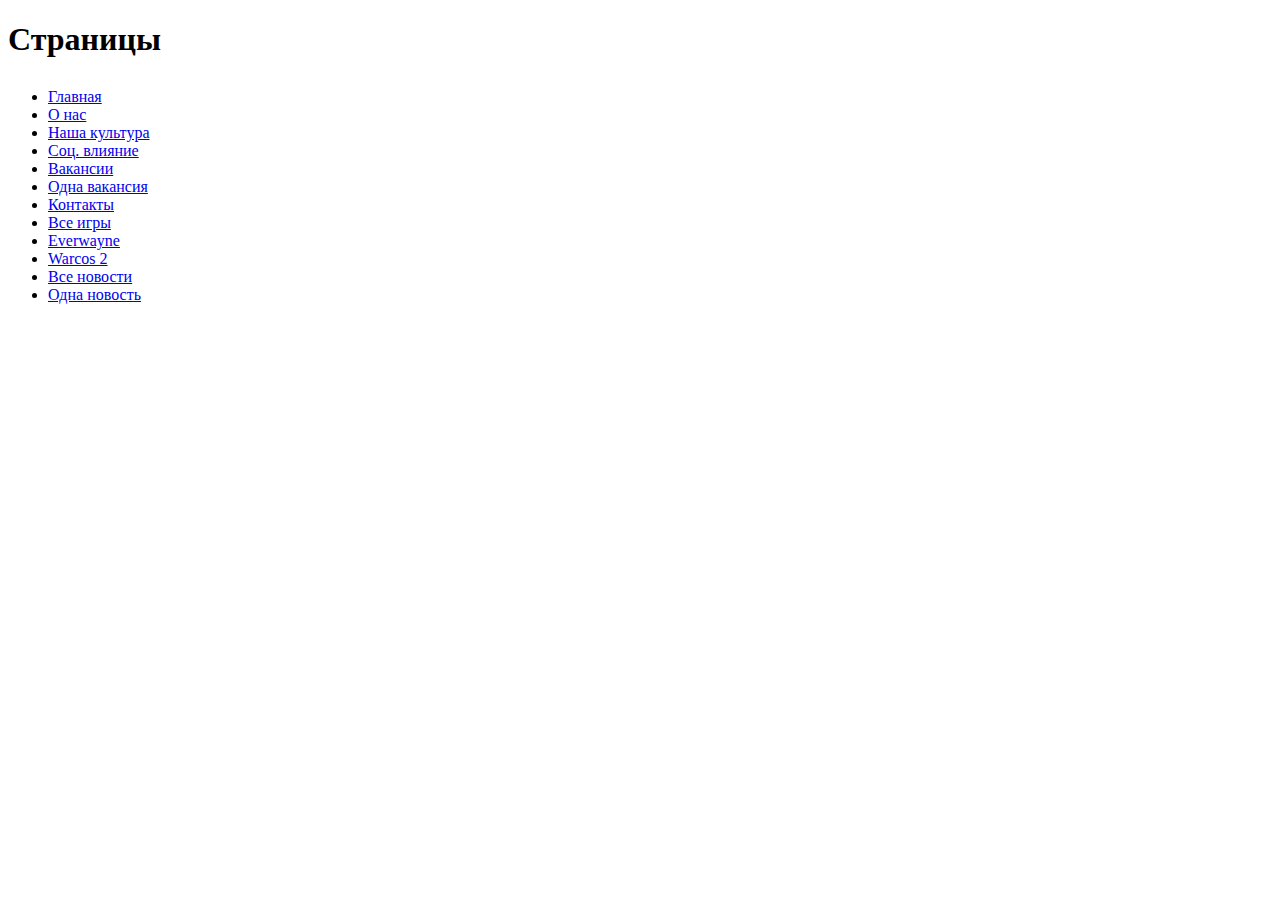
<file: index.html>
<!doctype html>
<html lang="en">
<head>
    <meta charset="UTF-8">
    <meta name="viewport"
          content="width=device-width, user-scalable=no, initial-scale=1.0, maximum-scale=1.0, minimum-scale=1.0">
    <meta http-equiv="X-UA-Compatible" content="ie=edge">
    <meta name="keywords" content="4tale production, 4tale, game development, gamedev, kickstarter, 3D modeling, 3D, 2D ART, VR, AR, Animation, company, 3D visualisation, rendering, warcos, shooter, rpg, game, video game">
    <title>4Tale Production</title>

    <!--Favicon Start-->
    <link rel="apple-touch-icon" sizes="180x180" href="/assets/favicon/apple-touch-icon.png">
    <link rel="icon" type="image/png" sizes="32x32" href="/assets/favicon/favicon-32x32.png">
    <link rel="icon" type="image/png" sizes="16x16" href="/assets/favicon/favicon-16x16.png">
    <link rel="manifest" href="/assets/favicon/site.webmanifest">
    <link rel="mask-icon" href="/assets/favicon/safari-pinned-tab.svg" color="#d74339">
    <meta name="msapplication-TileColor" content="#d74339">
    <meta name="theme-color" content="#ffffff">
    <!--Favicon End-->

    <!--Twitter Preview-->
    <meta property="og:url" content="https://4taleproduction.com/">
    <meta property="og:type" content="website">
    <meta property="og:title" content="Play-to-Earn Roboverse!">
    <meta property="og:description"
          content="Post-apocalyptic NFT P2E/PvP Game! Craft, stake, create NFTs, earn tokens, and customize your robots and lands!">
    <meta property="og:image" content="https://revivalofrobots.com/media/img/site-logo.jpg">
    <meta property="og:image:alt" content="Art">
    <meta property="og:locale" content="en_US">
    <meta property="og:site_name" content="4Tale Production">

    <meta name="twitter:card" content="summary_large_image">
    <meta name="twitter:site" content="@4TaleProduction">
    <meta name="twitter:creator" content="@4TaleProduction">
    <meta name="twitter:url" content="https://4taleproduction.com/">
    <meta name="twitter:title" content="Play-to-Earn Roboverse!">
    <meta name="twitter:description"
          content="Post-apocalyptic NFT P2E/PvP Game! Craft, stake, create NFTs, earn tokens, and customize your robots and lands!">
    <meta name="twitter:image" content="https://revivalofrobots.com/media/img/site-logo.jpg">
    <meta name="twitter:image:alt" content="Art">
    <!--Twitter Preview-->
</head>
<body>
    <div class="preloader" id="preloader">
    <div class="preloader__wrap">
        <div class="circle1"></div>
        <div class="circle2"></div>
    </div>
</div>
    <h1 style="margin-bottom: 30px">Страницы</h1>
    <ul>
        <li><a href="home.html" target="_blank">Главная</a></li>
        <li><a href="about.html" target="_blank">О нас</a></li>
        <li><a href="culture.html" target="_blank">Наша культура</a></li>
        <li><a href="social.html" target="_blank">Соц. влияние</a></li>
        <li><a href="vacancies.html" target="_blank">Вакансии</a></li>
        <li><a href="one-vacancy.html" target="_blank">Одна вакансия</a></li>
        <li><a href="contacts.html" target="_blank">Контакты</a></li>
        <li><a href="games.html" target="_blank">Все игры</a></li>
        <li><a href="everwayne.html" target="_blank">Everwayne</a></li>
        <li><a href="warcos.html" target="_blank">Warcos 2</a></li>
        <li><a href="news.html" target="_blank">Все новости</a></li>
        <li><a href="one-news.html" target="_blank">Одна новость</a></li>
    </ul>
</body>
</html>
</file>
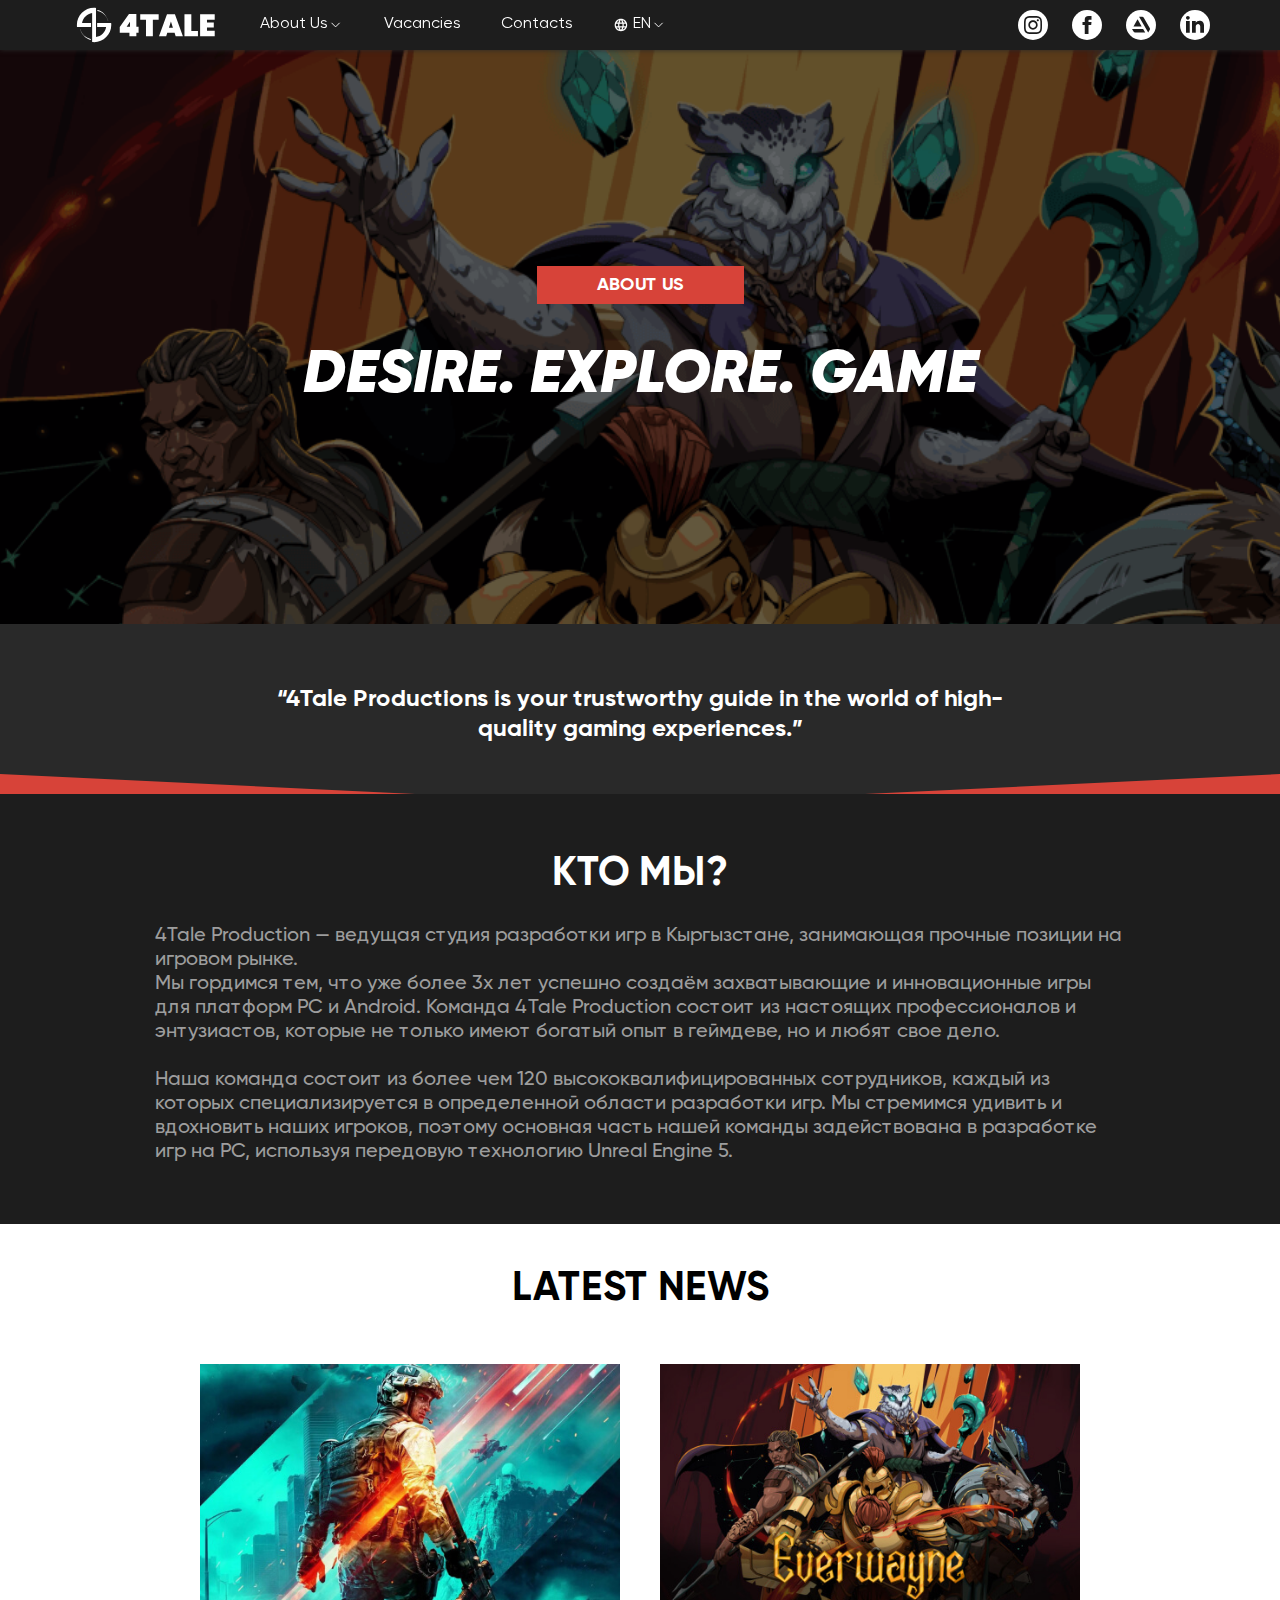
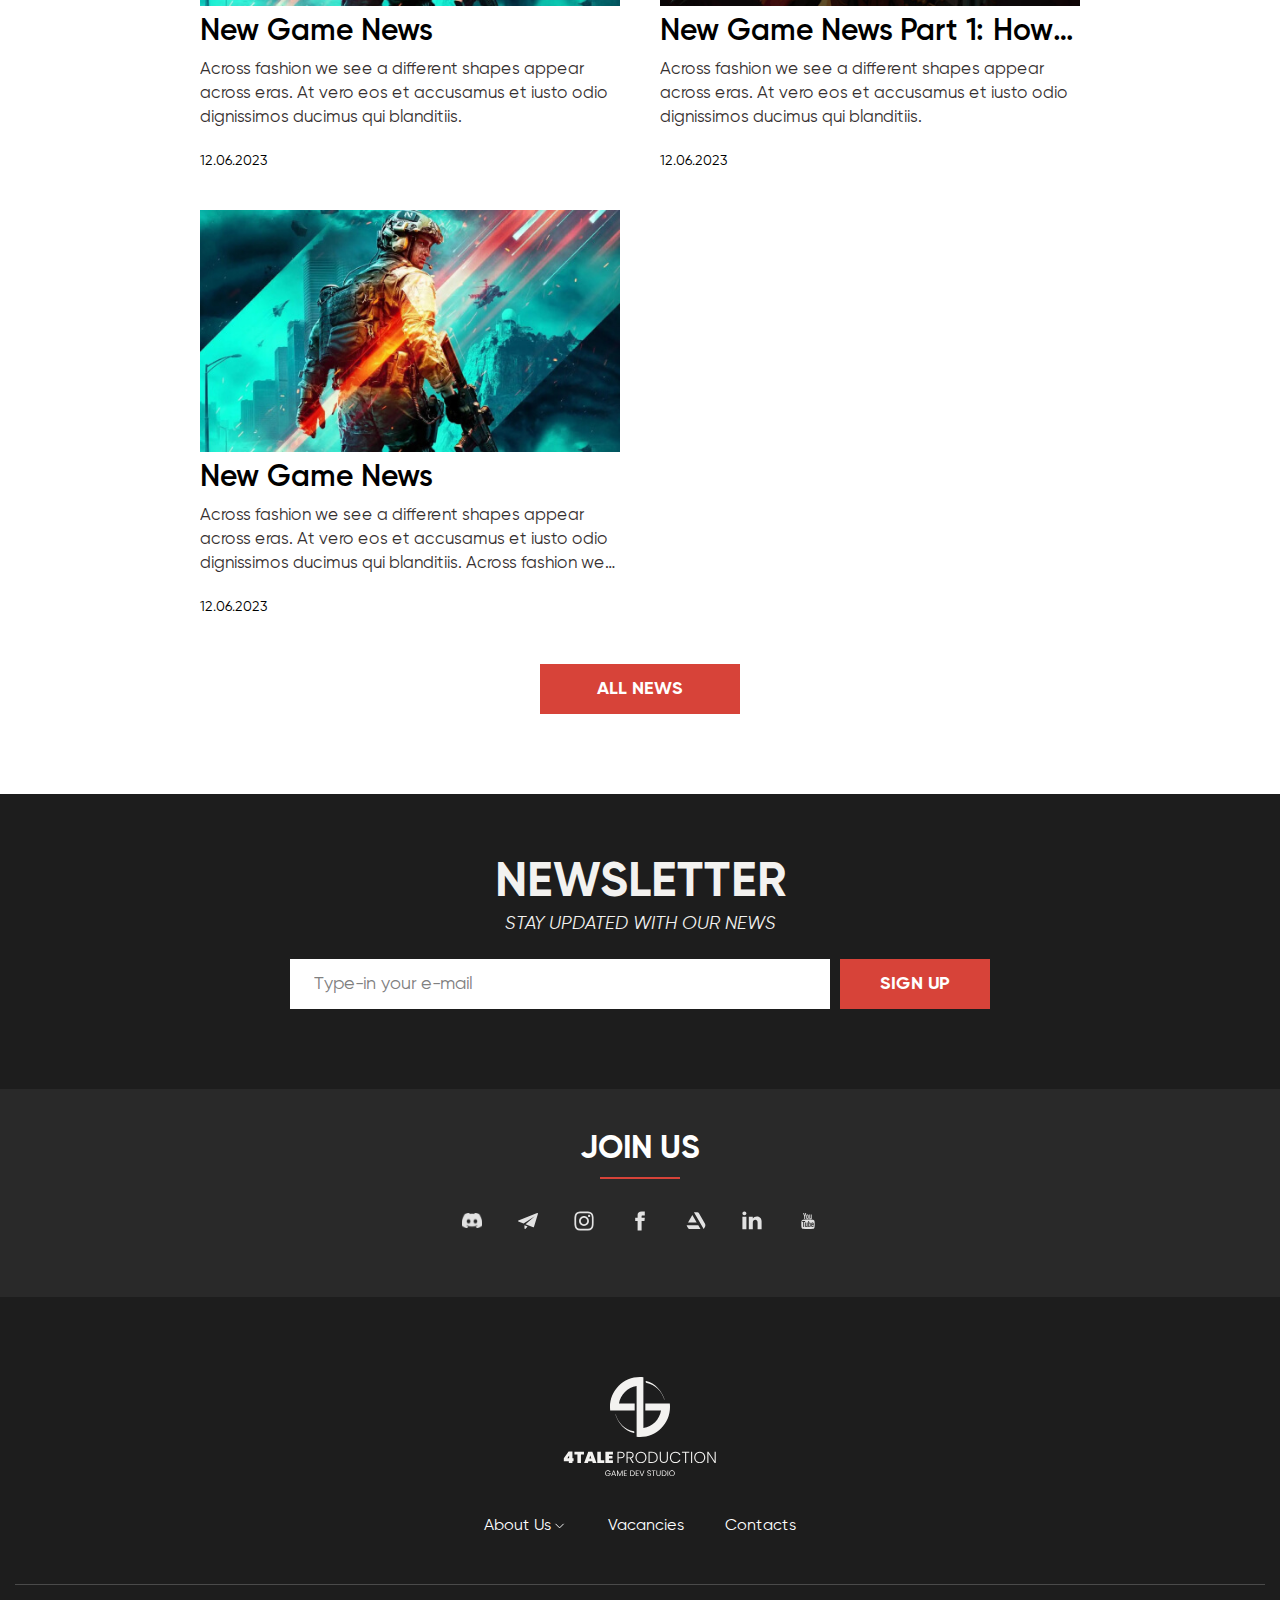
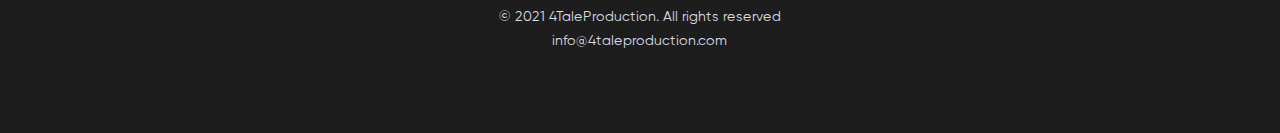
<file: about.html>
<!doctype html>
<html lang="en">
<head>
  <meta charset="UTF-8">
  <meta name="viewport"
        content="width=device-width, user-scalable=no, initial-scale=1.0, maximum-scale=1.0, minimum-scale=1.0">
  <meta http-equiv="X-UA-Compatible" content="ie=edge">
  <meta name="keywords" content="4tale production, 4tale, game development, gamedev, kickstarter, 3D modeling, 3D, 2D ART, VR, AR, Animation, company, 3D visualisation, rendering, warcos, shooter, rpg, game, video game">
  <title>4Tale Production</title>

  <!--Favicon Start-->
  <link rel="apple-touch-icon" sizes="180x180" href="/assets/favicon/apple-touch-icon.png">
  <link rel="icon" type="image/png" sizes="32x32" href="/assets/favicon/favicon-32x32.png">
  <link rel="icon" type="image/png" sizes="16x16" href="/assets/favicon/favicon-16x16.png">
  <link rel="manifest" href="/assets/favicon/site.webmanifest">
  <link rel="mask-icon" href="/assets/favicon/safari-pinned-tab.svg" color="#d74339">
  <meta name="msapplication-TileColor" content="#d74339">
  <meta name="theme-color" content="#ffffff">
  <!--Favicon End-->

  <!--Twitter Preview-->
  <meta property="og:url" content="https://4taleproduction.com/">
  <meta property="og:type" content="website">
  <meta property="og:title" content="Play-to-Earn Roboverse!">
  <meta property="og:description"
        content="Post-apocalyptic NFT P2E/PvP Game! Craft, stake, create NFTs, earn tokens, and customize your robots and lands!">
  <meta property="og:image" content="https://revivalofrobots.com/media/img/site-logo.jpg">
  <meta property="og:image:alt" content="Art">
  <meta property="og:locale" content="en_US">
  <meta property="og:site_name" content="4Tale Production">

  <meta name="twitter:card" content="summary_large_image">
  <meta name="twitter:site" content="@4TaleProduction">
  <meta name="twitter:creator" content="@4TaleProduction">
  <meta name="twitter:url" content="https://4taleproduction.com/">
  <meta name="twitter:title" content="Play-to-Earn Roboverse!">
  <meta name="twitter:description"
        content="Post-apocalyptic NFT P2E/PvP Game! Craft, stake, create NFTs, earn tokens, and customize your robots and lands!">
  <meta name="twitter:image" content="https://revivalofrobots.com/media/img/site-logo.jpg">
  <meta name="twitter:image:alt" content="Art">
  <!--Twitter Preview-->

  <link rel="stylesheet" href="assets/css/style.css">
  <link rel="stylesheet" href="assets/css/media.css">
  <link rel="stylesheet" href="https://cdn.jsdelivr.net/npm/swiper@9/swiper-bundle.min.css"/>
</head>
<body>
<div class="preloader" id="preloader">
  <div class="preloader__wrap">
    <div class="circle1"></div>
    <div class="circle2"></div>
  </div>
</div>
<header class="header">
  <div class="header-container container">
    <div class="header-left">
      <a href="#" class="header-logo">
        <img src="assets/media/brand/logo.svg" alt="Logo">
      </a>
      <nav class="header-menu header-menu--desktop">
        <div class="header-menu__item menu-item--dropdown">
          <p class="menu-item--toggle">
            About Us
            <svg width="17" height="16" viewBox="0 0 17 16" stroke="white" xmlns="http://www.w3.org/2000/svg">
              <path d="M4.05273 6L8.05273 10L12.0527 6" stroke-linecap="round" stroke-linejoin="round" fill="none"/>
            </svg>
          </p>
          <div class="menu-item--panel">
            <div class="menu-item--panel__content">
              <a href="#" class="menu-item--panel-item">About Us</a>
              <a href="#" class="menu-item--panel-item">Our Culture</a>
              <a href="#" class="menu-item--panel-item">Social Impact</a>
            </div>
          </div>
        </div>
        <a href="#" class="header-menu__item">Vacancies</a>
        <a href="#" class="header-menu__item">Contacts</a>
        <div class="header-menu__item menu-item--dropdown menu-item--dropdown-lang">
          <p class="menu-item--toggle">
            <svg width="17" height="16" viewBox="0 0 17 16" fill="white" xmlns="http://www.w3.org/2000/svg">
              <path d="M8.42057 14.6663C7.50946 14.6663 6.64835 14.4912 5.83724 14.141C5.02613 13.7908 4.31768 13.313 3.71191 12.7077C3.10657 12.1023 2.6288 11.3941 2.27857 10.583C1.92835 9.7719 1.75346 8.91079 1.75391 7.99967C1.75391 7.07745 1.92902 6.21345 2.27924 5.40767C2.62946 4.6019 3.10724 3.89656 3.71257 3.29167C4.31791 2.6859 5.02591 2.20812 5.83657 1.85834C6.64724 1.50856 7.50857 1.33345 8.42057 1.33301C9.3428 1.33301 10.2068 1.50812 11.0126 1.85834C11.8184 2.20856 12.5237 2.68634 13.1286 3.29167C13.7344 3.89701 14.2121 4.60256 14.5619 5.40834C14.9117 6.21412 15.0868 7.0779 15.0872 7.99967C15.0872 8.91079 14.9121 9.7719 14.5619 10.583C14.2117 11.3941 13.7339 12.1026 13.1286 12.7083C12.5232 13.3137 11.8177 13.7915 11.0119 14.1417C10.2061 14.4919 9.34235 14.6668 8.42057 14.6663ZM8.42057 13.2997C8.70946 12.8997 8.95946 12.483 9.17057 12.0497C9.38168 11.6163 9.55391 11.1552 9.68724 10.6663H7.15391C7.28724 11.1552 7.45946 11.6163 7.67057 12.0497C7.88168 12.483 8.13168 12.8997 8.42057 13.2997ZM6.68724 13.033C6.48724 12.6663 6.31213 12.2857 6.16191 11.891C6.01169 11.4963 5.8868 11.0881 5.78724 10.6663H3.82057C4.1428 11.2219 4.54569 11.7052 5.02924 12.1163C5.5128 12.5275 6.06546 12.833 6.68724 13.033ZM10.1539 13.033C10.7761 12.833 11.329 12.5275 11.8126 12.1163C12.2961 11.7052 12.6988 11.2219 13.0206 10.6663H11.0539C10.9539 11.0886 10.829 11.497 10.6792 11.8917C10.5295 12.2863 10.3544 12.6668 10.1539 13.033ZM3.25391 9.33301H5.52057C5.48724 9.11079 5.46213 8.89123 5.44524 8.67434C5.42835 8.45745 5.42013 8.23256 5.42057 7.99967C5.42057 7.76634 5.42902 7.54145 5.44591 7.32501C5.4628 7.10856 5.48769 6.88901 5.52057 6.66634H3.25391C3.19835 6.88856 3.15657 7.10812 3.12857 7.32501C3.10057 7.5419 3.0868 7.76679 3.08724 7.99967C3.08724 8.23301 3.10124 8.4579 3.12924 8.67434C3.15724 8.89079 3.1988 9.11034 3.25391 9.33301ZM6.85391 9.33301H9.98724C10.0206 9.11079 10.0457 8.89123 10.0626 8.67434C10.0795 8.45745 10.0877 8.23256 10.0872 7.99967C10.0872 7.76634 10.0788 7.54145 10.0619 7.32501C10.045 7.10856 10.0201 6.88901 9.98724 6.66634H6.85391C6.82057 6.88856 6.79546 7.10812 6.77857 7.32501C6.76168 7.5419 6.75346 7.76679 6.75391 7.99967C6.75391 8.23301 6.76235 8.4579 6.77924 8.67434C6.79613 8.89079 6.82102 9.11034 6.85391 9.33301ZM11.3206 9.33301H13.5872C13.6428 9.11079 13.6846 8.89123 13.7126 8.67434C13.7406 8.45745 13.7544 8.23256 13.7539 7.99967C13.7539 7.76634 13.7399 7.54145 13.7119 7.32501C13.6839 7.10856 13.6424 6.88901 13.5872 6.66634H11.3206C11.3539 6.88856 11.379 7.10812 11.3959 7.32501C11.4128 7.5419 11.421 7.76679 11.4206 7.99967C11.4206 8.23301 11.4121 8.4579 11.3952 8.67434C11.3784 8.89079 11.3535 9.11034 11.3206 9.33301ZM11.0539 5.33301H13.0206C12.6984 4.77745 12.2957 4.29412 11.8126 3.88301C11.3295 3.4719 10.7766 3.16634 10.1539 2.96634C10.3539 3.33301 10.529 3.71367 10.6792 4.10834C10.8295 4.50301 10.9544 4.91123 11.0539 5.33301ZM7.15391 5.33301H9.68724C9.55391 4.84412 9.38168 4.38301 9.17057 3.94967C8.95946 3.51634 8.70946 3.09967 8.42057 2.69967C8.13168 3.09967 7.88168 3.51634 7.67057 3.94967C7.45946 4.38301 7.28724 4.84412 7.15391 5.33301ZM3.82057 5.33301H5.78724C5.88724 4.91079 6.01235 4.50234 6.16257 4.10767C6.3128 3.71301 6.48768 3.33256 6.68724 2.96634C6.06502 3.16634 5.51213 3.4719 5.02857 3.88301C4.54502 4.29412 4.14235 4.77745 3.82057 5.33301Z" stroke="none"/>
            </svg>
            EN
            <svg width="17" height="16" viewBox="0 0 17 16" stroke="white" xmlns="http://www.w3.org/2000/svg">
              <path d="M4.05273 6L8.05273 10L12.0527 6" stroke-linecap="round" stroke-linejoin="round" fill="none"/>
            </svg>
          </p>
          <div class="menu-item--panel">
            <div class="menu-item--panel__content">
              <a href="#" class="menu-item--panel-item">RU</a>
            </div>
          </div>
        </div>
      </nav>
    </div>
    <div class="header-socials header-socials--desktop">
      <a href="#" target="_blank" class="header-socials__item">
        <img src="assets/media/icons/icon-instagram.svg" alt="Instagram">
      </a>
      <a href="#" target="_blank" class="header-socials__item">
        <img src="assets/media/icons/icon-facebook.svg" alt="Facebook">
      </a>
      <a href="#" target="_blank" class="header-socials__item">
        <img src="assets/media/icons/icon-artstation.svg" alt="ArtStation">
      </a>
      <a href="#" target="_blank" class="header-socials__item">
        <img src="assets/media/icons/icon-linkedin.svg" alt="Linkedin">
      </a>
    </div>
    <div class="header__burger"><span></span></div>
    <div class="header__wrapper-burger">
      <nav class="header-menu">
        <a href="#" class="header-menu__item header-burger__link">
          Home
          <svg width="13" height="24" viewBox="0 0 13 24" fill="none" xmlns="http://www.w3.org/2000/svg">
            <path d="M1 1L12 12L1 23" stroke="white"></path>
          </svg>
        </a>
        <a href="#" class="header-menu__item header-burger__link">
          About Us
          <svg width="13" height="24" viewBox="0 0 13 24" fill="none" xmlns="http://www.w3.org/2000/svg">
            <path d="M1 1L12 12L1 23" stroke="white"></path>
          </svg>
        </a>
        <a href="#" class="header-menu__item header-burger__link">
          Our Culture
          <svg width="13" height="24" viewBox="0 0 13 24" fill="none" xmlns="http://www.w3.org/2000/svg">
            <path d="M1 1L12 12L1 23" stroke="white"></path>
          </svg>
        </a>
        <a href="#" class="header-menu__item header-burger__link">
          Social Impact
          <svg width="13" height="24" viewBox="0 0 13 24" fill="none" xmlns="http://www.w3.org/2000/svg">
            <path d="M1 1L12 12L1 23" stroke="white"></path>
          </svg>
        </a>
        <a href="#" class="header-menu__item header-burger__link">
          Vacancies
          <svg width="13" height="24" viewBox="0 0 13 24" fill="none" xmlns="http://www.w3.org/2000/svg">
            <path d="M1 1L12 12L1 23" stroke="white"></path>
          </svg>
        </a>
        <a href="#" class="header-menu__item header-burger__link">
          Contacts
          <svg width="13" height="24" viewBox="0 0 13 24" fill="none" xmlns="http://www.w3.org/2000/svg">
            <path d="M1 1L12 12L1 23" stroke="white"></path>
          </svg>
        </a>
      </nav>
      <div class="header__wrapper-burger__footer">
        <div class="header__wrapper-burger__language">
          <p>Language</p>
        </div>
        <img src="assets/media/brand/logo.svg" alt="logo-image">
        <div class="header-socials">
          <a href="#" target="_blank" class="header-socials__item">
            <img src="assets/media/icons/icon-instagram.svg" alt="Instagram">
          </a>
          <a href="#" target="_blank" class="header-socials__item">
            <img src="assets/media/icons/icon-facebook.svg" alt="Facebook">
          </a>
          <a href="#" target="_blank" class="header-socials__item">
            <img src="assets/media/icons/icon-artstation.svg" alt="ArtStation">
          </a>
          <a href="#" target="_blank" class="header-socials__item">
            <img src="assets/media/icons/icon-linkedin.svg" alt="Linkedin">
          </a>
        </div>
        <a class="header__wrapper-burger__footer-mail" href="mailto:info@4taleproduction.com">info@4taleproduction.com</a>
        <p class="header__wrapper-burger__footer-rights">© 2021 4TaleProduction. Все права защищены</p>
      </div>
    </div>
  </div>
</header>

<section class="page-hero" style="background-image: url('assets/media/test/page-hero1.png')">
  <div class="page-hero-container container">
    <h1 class="page-hero__banner">About us</h1>
    <h2 class="page-hero__title">Desire. Explore. Game</h2>
  </div>
</section>
<section class="page-quote">
  <div class="page-quote-container container">
    <p class="page-quote__text">“4Tale Productions is your trustworthy guide in the world of high-quality gaming experiences.”</p>
  </div>
  <img src="assets/media/icons/page-quote-bg.svg" alt="Bg" class="page-quote__bg">
  <img src="assets/media/icons/page-quote-bg.svg" alt="Bg" class="page-quote__bg page-quote__bg--two">
</section>
<section class="page-info">
  <div class="page-info-container container">
    <div class="page-info__top">
      <h3 class="page-info__title">Кто мы?</h3>
    </div>
    <p class="page-info__text">
      4Tale Production — ведущая студия разработки игр в Кыргызстане, занимающая прочные позиции на игровом рынке.
      <br>
      Мы гордимся тем, что уже более 3х лет успешно создаём захватывающие и инновационные игры для платформ PC и Android. Команда 4Tale Production состоит из настоящих профессионалов и энтузиастов, которые не только имеют богатый опыт в геймдеве, но и любят свое дело.
      <br><br>
      Наша команда состоит из более чем 120 высококвалифицированных сотрудников, каждый из которых специализируется в определенной области разработки игр. Мы стремимся удивить и вдохновить наших игроков, поэтому основная часть нашей команды задействована в разработке игр на PC, используя передовую технологию Unreal Engine 5.
    </p>
  </div>
</section>

<section class="news section">
  <div class="news-container container">
    <h2 class="section-title news-title">Latest news</h2>
    <div class="news-grid">
      <a href="#" class="news-card">
        <div class="news-card__image">
          <img src="assets/media/test/warcos-preview.jpg" alt="Preview">
        </div>
        <h6 class="news-card__title">New Game News</h6>
        <p class="news-card__text">Across fashion we see a different shapes appear across eras. At vero eos et accusamus et iusto odio dignissimos ducimus qui blanditiis.</p>
        <p class="news-card__date">12.06.2023</p>
      </a>
      <a href="#" class="news-card">
        <div class="news-card__image">
          <img src="assets/media/test/everwayne-preview.jpg" alt="Preview">
        </div>
        <h6 class="news-card__title">New Game News Part 1: How to build a game? How to find good candidates?</h6>
        <p class="news-card__text">Across fashion we see a different shapes appear across eras. At vero eos et accusamus et iusto odio dignissimos ducimus qui blanditiis.</p>
        <p class="news-card__date">12.06.2023</p>
      </a>
      <a href="#" class="news-card">
        <div class="news-card__image">
          <img src="assets/media/test/warcos-preview.jpg" alt="Preview">
        </div>
        <h6 class="news-card__title">New Game News</h6>
        <p class="news-card__text">Across fashion we see a different shapes appear across eras. At vero eos et accusamus et iusto odio dignissimos ducimus qui blanditiis. Across fashion we see a different shapes appear across eras. At vero eos et accusamus et iusto odio dignissimos ducimus qui blanditiis.</p>
        <p class="news-card__date">12.06.2023</p>
      </a>
    </div>
    <a href="#" class="news__btn-view btn">All News</a>
  </div>
</section>
<section class="newsletter">
  <div class="newsletter-container container">
    <div class="newsletter-top">
      <h2 class="newsletter-title">Newsletter</h2>
      <h4 class="newsletter-subtitle">Stay updated with our news</h4>
    </div>
    <form action="#" class="newsletter-form">
      <input type="email" placeholder="Type-in your e-mail" required class="newsletter-form__input">
      <button type="submit" class="btn newsletter-form__btn">Sign Up</button>
    </form>
  </div>
</section>
<section class="socials">
  <div class="socials-container container">
    <h2 class="socials-title">Join Us</h2>
    <div class="socials-grid">
      <a href="#" target="_blank" class="socials-item">
        <img src="assets/media/icons/icon-socials-discord.svg" alt="Discord">
      </a>
      <a href="#" target="_blank" class="socials-item">
        <img src="assets/media/icons/icon-socials-tg.svg" alt="Telegram">
      </a>
      <a href="#" target="_blank" class="socials-item">
        <img src="assets/media/icons/icon-socials-insta.svg" alt="Instagram">
      </a>
      <a href="#" target="_blank" class="socials-item">
        <img src="assets/media/icons/icon-socials-fb.svg" alt="Facebook">
      </a>
      <a href="#" target="_blank" class="socials-item">
        <img src="assets/media/icons/icon-socials-art.svg" alt="ArtStation">
      </a>
      <a href="#" target="_blank" class="socials-item">
        <img src="assets/media/icons/icon-socials-linkedin.svg" alt="Linkedin">
      </a>
      <a href="#" target="_blank" class="socials-item">
        <img src="assets/media/icons/icon-socials-yt.svg" alt="Youtube">
      </a>
    </div>
  </div>
</section>
<footer class="footer">
  <div class="footer-container container">
    <a href="#" class="footer-logo">
      <img src="assets/media/brand/logo-footer.svg" alt="4Tale Production">
    </a>
    <div class="footer-menu">
      <div class="footer-menu__item footer-menu__item--dropdown menu-item--dropdown">
        <p class="menu-item--toggle">
          About Us
          <svg width="17" height="16" viewBox="0 0 17 16" stroke="white" xmlns="http://www.w3.org/2000/svg">
            <path d="M4.05273 6L8.05273 10L12.0527 6" stroke-linecap="round" stroke-linejoin="round" fill="none"/>
          </svg>
        </p>
        <div class="menu-item--panel">
          <div class="menu-item--panel__content">
            <a href="#" class="menu-item--panel-item">About Us</a>
            <a href="#" class="menu-item--panel-item">Our Culture</a>
            <a href="#" class="menu-item--panel-item">Social Impact</a>
          </div>
        </div>
      </div>
      <a href="#" class="footer-menu__item">Vacancies</a>
      <a href="#" class="footer-menu__item">Contacts</a>
    </div>
    <div class="footer-bottom">
      <p class="footer-bottom__text">© 2021 4TaleProduction. All rights reserved</p>
      <a href="mailto:info@4taleproduction.com" class="footer-bottom__text">info@4taleproduction.com</a>
    </div>
  </div>
</footer>

<script src="https://cdn.jsdelivr.net/npm/swiper@9/swiper-bundle.min.js"></script>
<script src="https://code.jquery.com/jquery-3.7.0.min.js" integrity="sha256-2Pmvv0kuTBOenSvLm6bvfBSSHrUJ+3A7x6P5Ebd07/g=" crossorigin="anonymous"></script>
<script src="assets/js/script.js"></script>
</body>
</html>
</file>
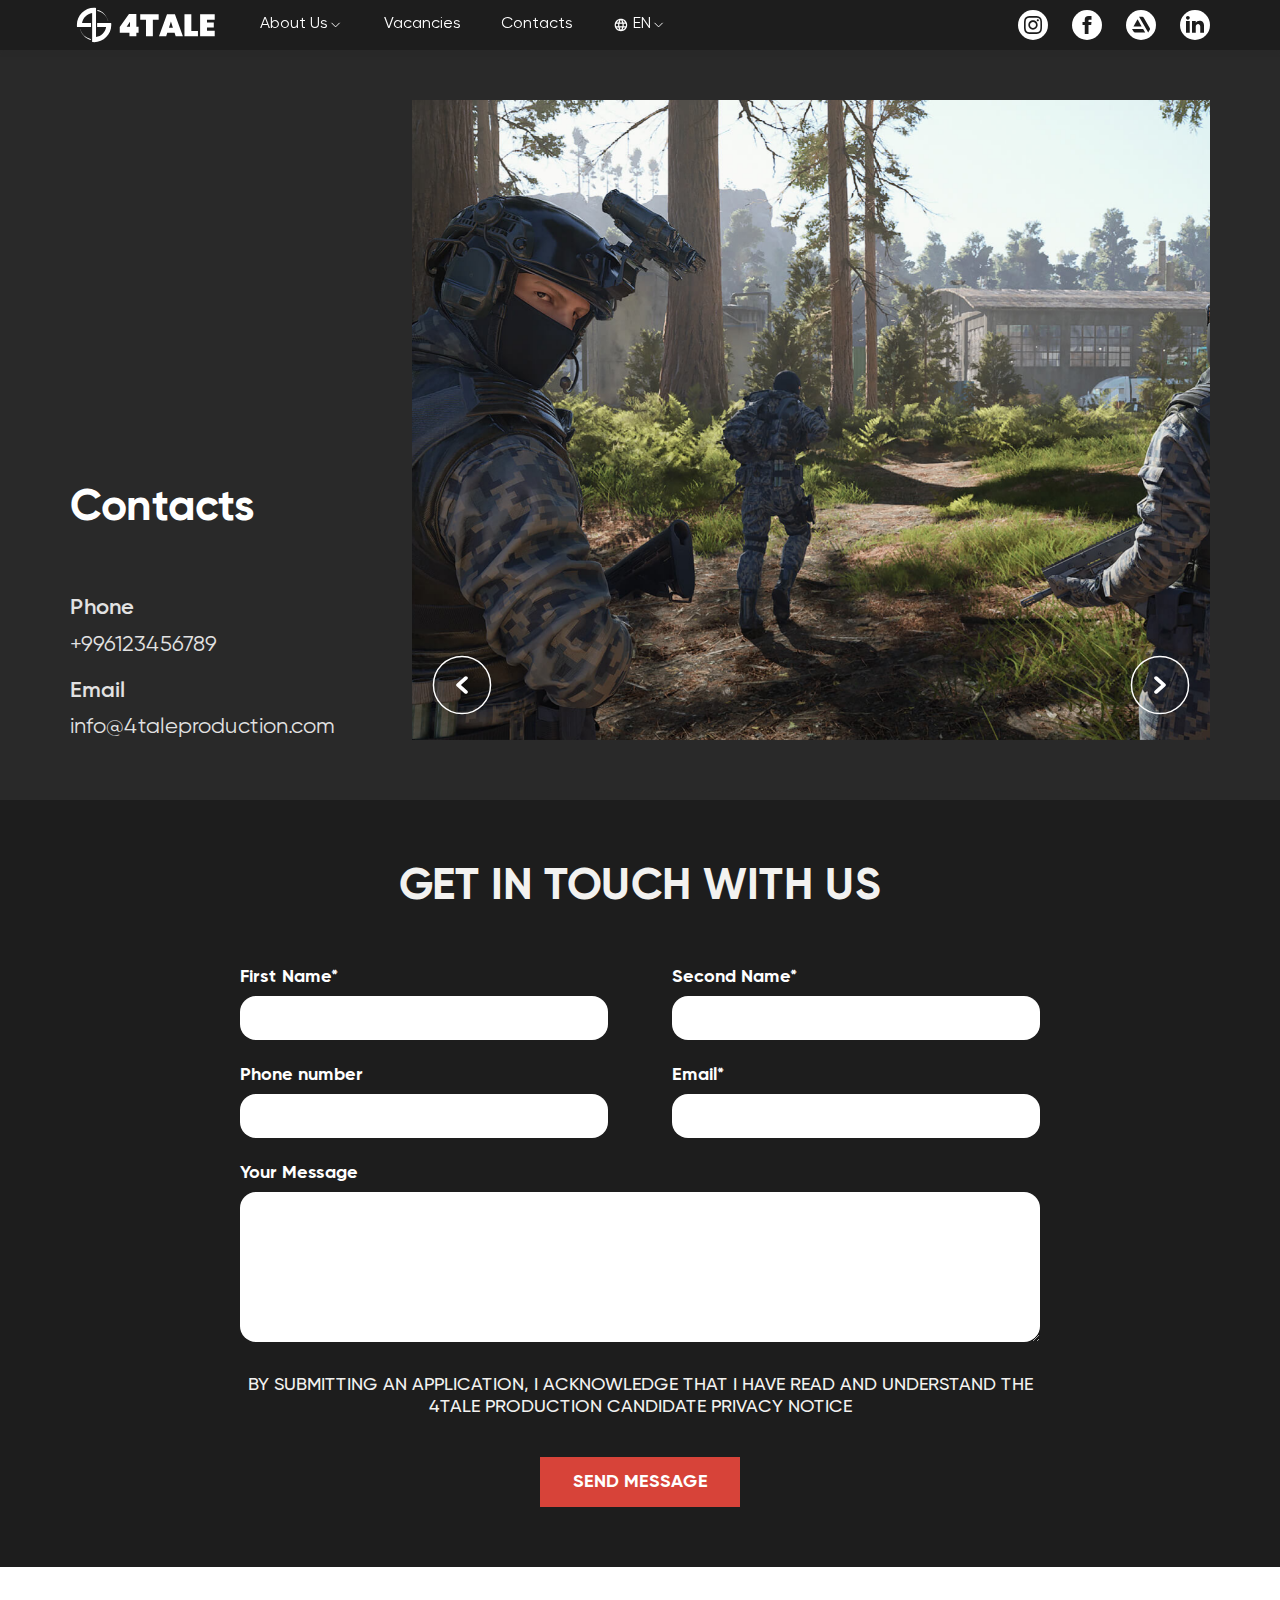
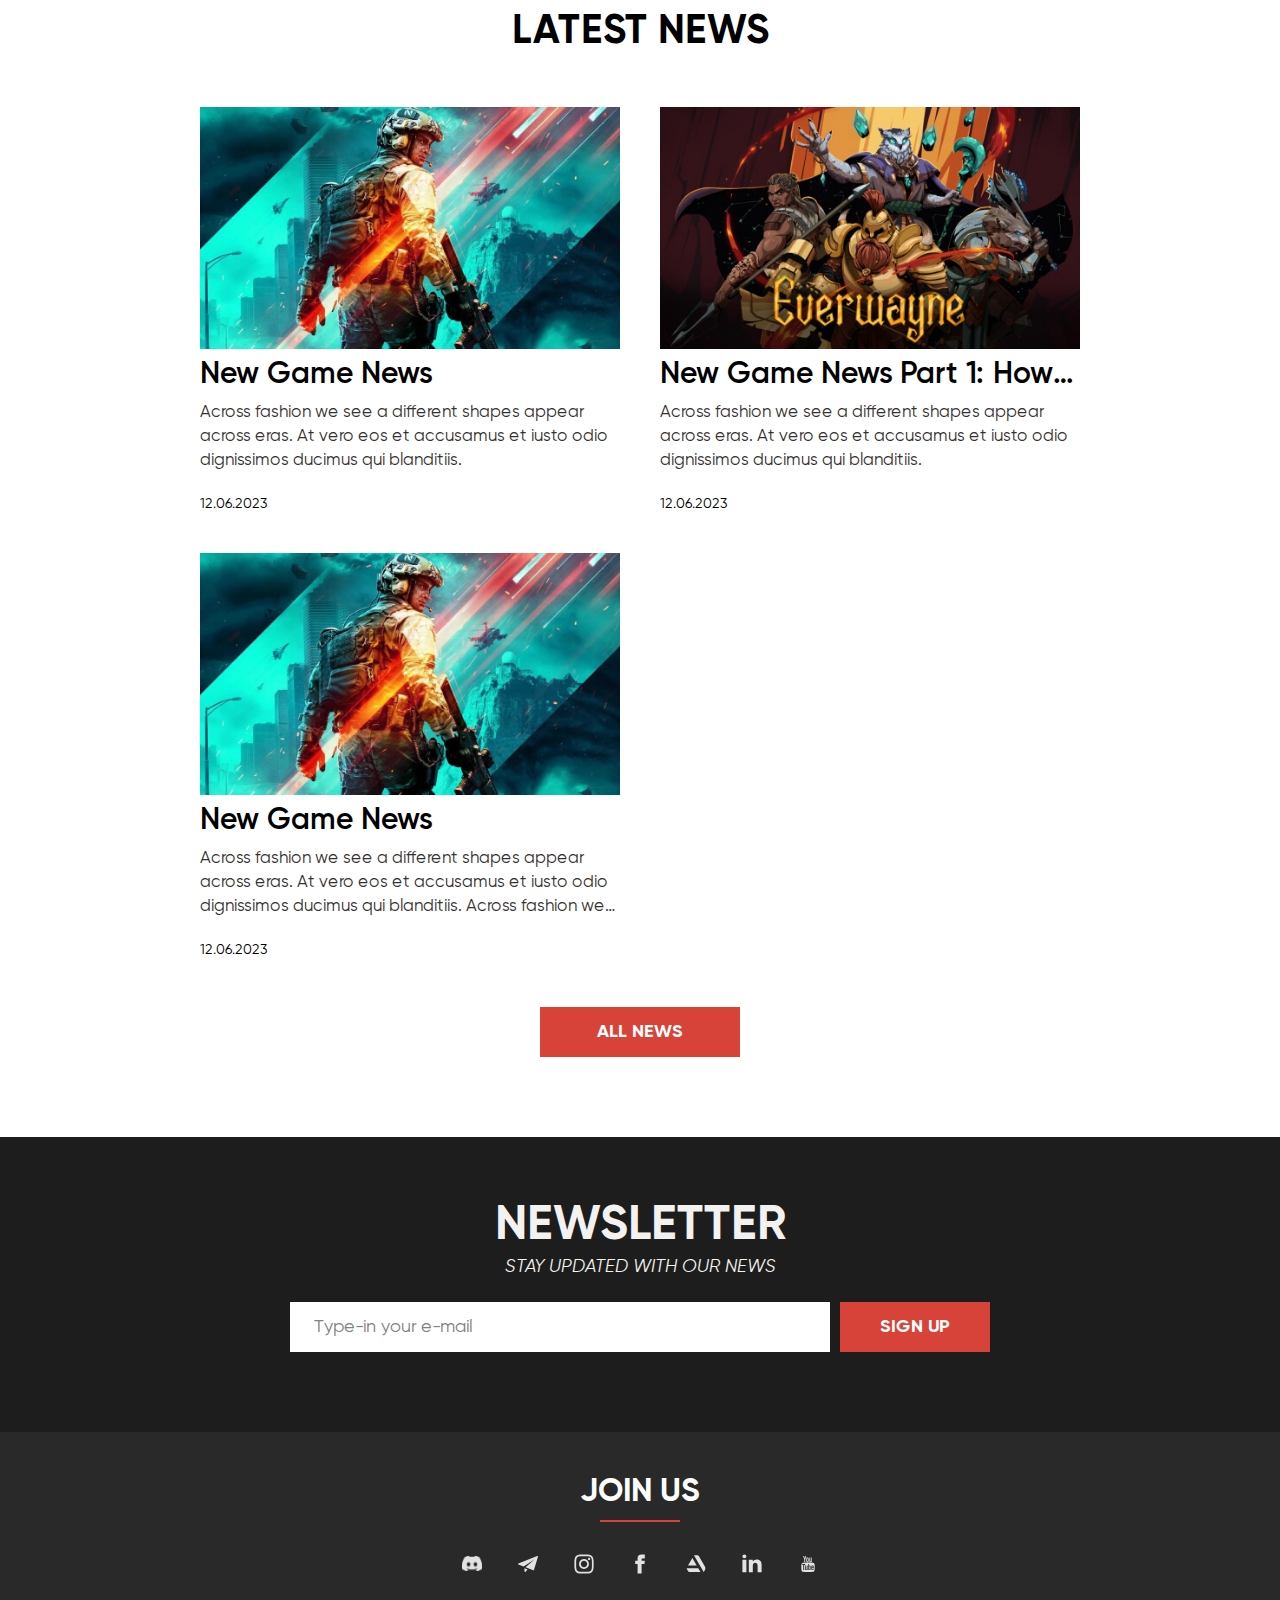
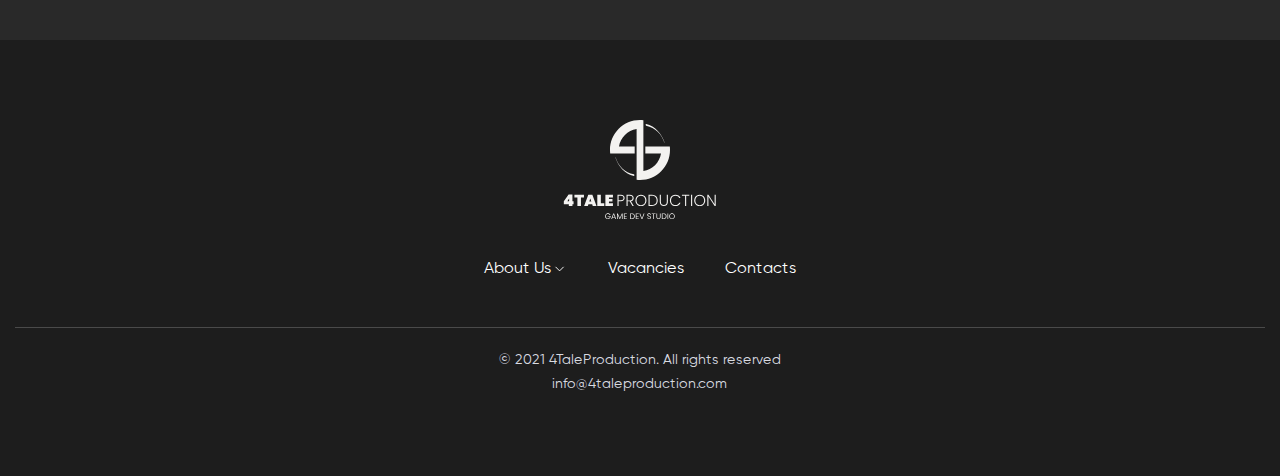
<file: contacts.html>
<!doctype html>
<html lang="en">
<head>
    <meta charset="UTF-8">
    <meta name="viewport"
          content="width=device-width, user-scalable=no, initial-scale=1.0, maximum-scale=1.0, minimum-scale=1.0">
    <meta http-equiv="X-UA-Compatible" content="ie=edge">
    <meta name="keywords" content="4tale production, 4tale, game development, gamedev, kickstarter, 3D modeling, 3D, 2D ART, VR, AR, Animation, company, 3D visualisation, rendering, warcos, shooter, rpg, game, video game">
    <title>4Tale Production</title>

    <!--Favicon Start-->
    <link rel="apple-touch-icon" sizes="180x180" href="/assets/favicon/apple-touch-icon.png">
    <link rel="icon" type="image/png" sizes="32x32" href="/assets/favicon/favicon-32x32.png">
    <link rel="icon" type="image/png" sizes="16x16" href="/assets/favicon/favicon-16x16.png">
    <link rel="manifest" href="/assets/favicon/site.webmanifest">
    <link rel="mask-icon" href="/assets/favicon/safari-pinned-tab.svg" color="#d74339">
    <meta name="msapplication-TileColor" content="#d74339">
    <meta name="theme-color" content="#ffffff">
    <!--Favicon End-->

    <!--Twitter Preview-->
    <meta property="og:url" content="https://4taleproduction.com/">
    <meta property="og:type" content="website">
    <meta property="og:title" content="Play-to-Earn Roboverse!">
    <meta property="og:description"
          content="Post-apocalyptic NFT P2E/PvP Game! Craft, stake, create NFTs, earn tokens, and customize your robots and lands!">
    <meta property="og:image" content="https://revivalofrobots.com/media/img/site-logo.jpg">
    <meta property="og:image:alt" content="Art">
    <meta property="og:locale" content="en_US">
    <meta property="og:site_name" content="4Tale Production">

    <meta name="twitter:card" content="summary_large_image">
    <meta name="twitter:site" content="@4TaleProduction">
    <meta name="twitter:creator" content="@4TaleProduction">
    <meta name="twitter:url" content="https://4taleproduction.com/">
    <meta name="twitter:title" content="Play-to-Earn Roboverse!">
    <meta name="twitter:description"
          content="Post-apocalyptic NFT P2E/PvP Game! Craft, stake, create NFTs, earn tokens, and customize your robots and lands!">
    <meta name="twitter:image" content="https://revivalofrobots.com/media/img/site-logo.jpg">
    <meta name="twitter:image:alt" content="Art">
    <!--Twitter Preview-->

    <link rel="stylesheet" href="assets/css/style.css">
    <link rel="stylesheet" href="assets/css/media.css">
    <link rel="stylesheet" href="https://cdn.jsdelivr.net/npm/swiper@9/swiper-bundle.min.css"/>
</head>
<body>
<div class="preloader" id="preloader">
    <div class="preloader__wrap">
        <div class="circle1"></div>
        <div class="circle2"></div>
    </div>
</div>
<header class="header">
    <div class="header-container container">
        <div class="header-left">
            <a href="#" class="header-logo">
                <img src="assets/media/brand/logo.svg" alt="Logo">
            </a>
            <nav class="header-menu header-menu--desktop">
                <div class="header-menu__item menu-item--dropdown">
                    <p class="menu-item--toggle">
                        About Us
                        <svg width="17" height="16" viewBox="0 0 17 16" stroke="white" xmlns="http://www.w3.org/2000/svg">
                            <path d="M4.05273 6L8.05273 10L12.0527 6" stroke-linecap="round" stroke-linejoin="round" fill="none"/>
                        </svg>
                    </p>
                    <div class="menu-item--panel">
                        <div class="menu-item--panel__content">
                            <a href="#" class="menu-item--panel-item">About Us</a>
                            <a href="#" class="menu-item--panel-item">Our Culture</a>
                            <a href="#" class="menu-item--panel-item">Social Impact</a>
                        </div>
                    </div>
                </div>
                <a href="#" class="header-menu__item">Vacancies</a>
                <a href="#" class="header-menu__item">Contacts</a>
                <div class="header-menu__item menu-item--dropdown menu-item--dropdown-lang">
                    <p class="menu-item--toggle">
                        <svg width="17" height="16" viewBox="0 0 17 16" fill="white" xmlns="http://www.w3.org/2000/svg">
                            <path d="M8.42057 14.6663C7.50946 14.6663 6.64835 14.4912 5.83724 14.141C5.02613 13.7908 4.31768 13.313 3.71191 12.7077C3.10657 12.1023 2.6288 11.3941 2.27857 10.583C1.92835 9.7719 1.75346 8.91079 1.75391 7.99967C1.75391 7.07745 1.92902 6.21345 2.27924 5.40767C2.62946 4.6019 3.10724 3.89656 3.71257 3.29167C4.31791 2.6859 5.02591 2.20812 5.83657 1.85834C6.64724 1.50856 7.50857 1.33345 8.42057 1.33301C9.3428 1.33301 10.2068 1.50812 11.0126 1.85834C11.8184 2.20856 12.5237 2.68634 13.1286 3.29167C13.7344 3.89701 14.2121 4.60256 14.5619 5.40834C14.9117 6.21412 15.0868 7.0779 15.0872 7.99967C15.0872 8.91079 14.9121 9.7719 14.5619 10.583C14.2117 11.3941 13.7339 12.1026 13.1286 12.7083C12.5232 13.3137 11.8177 13.7915 11.0119 14.1417C10.2061 14.4919 9.34235 14.6668 8.42057 14.6663ZM8.42057 13.2997C8.70946 12.8997 8.95946 12.483 9.17057 12.0497C9.38168 11.6163 9.55391 11.1552 9.68724 10.6663H7.15391C7.28724 11.1552 7.45946 11.6163 7.67057 12.0497C7.88168 12.483 8.13168 12.8997 8.42057 13.2997ZM6.68724 13.033C6.48724 12.6663 6.31213 12.2857 6.16191 11.891C6.01169 11.4963 5.8868 11.0881 5.78724 10.6663H3.82057C4.1428 11.2219 4.54569 11.7052 5.02924 12.1163C5.5128 12.5275 6.06546 12.833 6.68724 13.033ZM10.1539 13.033C10.7761 12.833 11.329 12.5275 11.8126 12.1163C12.2961 11.7052 12.6988 11.2219 13.0206 10.6663H11.0539C10.9539 11.0886 10.829 11.497 10.6792 11.8917C10.5295 12.2863 10.3544 12.6668 10.1539 13.033ZM3.25391 9.33301H5.52057C5.48724 9.11079 5.46213 8.89123 5.44524 8.67434C5.42835 8.45745 5.42013 8.23256 5.42057 7.99967C5.42057 7.76634 5.42902 7.54145 5.44591 7.32501C5.4628 7.10856 5.48769 6.88901 5.52057 6.66634H3.25391C3.19835 6.88856 3.15657 7.10812 3.12857 7.32501C3.10057 7.5419 3.0868 7.76679 3.08724 7.99967C3.08724 8.23301 3.10124 8.4579 3.12924 8.67434C3.15724 8.89079 3.1988 9.11034 3.25391 9.33301ZM6.85391 9.33301H9.98724C10.0206 9.11079 10.0457 8.89123 10.0626 8.67434C10.0795 8.45745 10.0877 8.23256 10.0872 7.99967C10.0872 7.76634 10.0788 7.54145 10.0619 7.32501C10.045 7.10856 10.0201 6.88901 9.98724 6.66634H6.85391C6.82057 6.88856 6.79546 7.10812 6.77857 7.32501C6.76168 7.5419 6.75346 7.76679 6.75391 7.99967C6.75391 8.23301 6.76235 8.4579 6.77924 8.67434C6.79613 8.89079 6.82102 9.11034 6.85391 9.33301ZM11.3206 9.33301H13.5872C13.6428 9.11079 13.6846 8.89123 13.7126 8.67434C13.7406 8.45745 13.7544 8.23256 13.7539 7.99967C13.7539 7.76634 13.7399 7.54145 13.7119 7.32501C13.6839 7.10856 13.6424 6.88901 13.5872 6.66634H11.3206C11.3539 6.88856 11.379 7.10812 11.3959 7.32501C11.4128 7.5419 11.421 7.76679 11.4206 7.99967C11.4206 8.23301 11.4121 8.4579 11.3952 8.67434C11.3784 8.89079 11.3535 9.11034 11.3206 9.33301ZM11.0539 5.33301H13.0206C12.6984 4.77745 12.2957 4.29412 11.8126 3.88301C11.3295 3.4719 10.7766 3.16634 10.1539 2.96634C10.3539 3.33301 10.529 3.71367 10.6792 4.10834C10.8295 4.50301 10.9544 4.91123 11.0539 5.33301ZM7.15391 5.33301H9.68724C9.55391 4.84412 9.38168 4.38301 9.17057 3.94967C8.95946 3.51634 8.70946 3.09967 8.42057 2.69967C8.13168 3.09967 7.88168 3.51634 7.67057 3.94967C7.45946 4.38301 7.28724 4.84412 7.15391 5.33301ZM3.82057 5.33301H5.78724C5.88724 4.91079 6.01235 4.50234 6.16257 4.10767C6.3128 3.71301 6.48768 3.33256 6.68724 2.96634C6.06502 3.16634 5.51213 3.4719 5.02857 3.88301C4.54502 4.29412 4.14235 4.77745 3.82057 5.33301Z" stroke="none"/>
                        </svg>
                        EN
                        <svg width="17" height="16" viewBox="0 0 17 16" stroke="white" xmlns="http://www.w3.org/2000/svg">
                            <path d="M4.05273 6L8.05273 10L12.0527 6" stroke-linecap="round" stroke-linejoin="round" fill="none"/>
                        </svg>
                    </p>
                    <div class="menu-item--panel">
                        <div class="menu-item--panel__content">
                            <a href="#" class="menu-item--panel-item">RU</a>
                        </div>
                    </div>
                </div>
            </nav>
        </div>
        <div class="header-socials header-socials--desktop">
            <a href="#" target="_blank" class="header-socials__item">
                <img src="assets/media/icons/icon-instagram.svg" alt="Instagram">
            </a>
            <a href="#" target="_blank" class="header-socials__item">
                <img src="assets/media/icons/icon-facebook.svg" alt="Facebook">
            </a>
            <a href="#" target="_blank" class="header-socials__item">
                <img src="assets/media/icons/icon-artstation.svg" alt="ArtStation">
            </a>
            <a href="#" target="_blank" class="header-socials__item">
                <img src="assets/media/icons/icon-linkedin.svg" alt="Linkedin">
            </a>
        </div>
        <div class="header__burger"><span></span></div>
        <div class="header__wrapper-burger">
            <nav class="header-menu">
                <a href="#" class="header-menu__item header-burger__link">
                    Home
                    <svg width="13" height="24" viewBox="0 0 13 24" fill="none" xmlns="http://www.w3.org/2000/svg">
                        <path d="M1 1L12 12L1 23" stroke="white"></path>
                    </svg>
                </a>
                <a href="#" class="header-menu__item header-burger__link">
                    About Us
                    <svg width="13" height="24" viewBox="0 0 13 24" fill="none" xmlns="http://www.w3.org/2000/svg">
                        <path d="M1 1L12 12L1 23" stroke="white"></path>
                    </svg>
                </a>
                <a href="#" class="header-menu__item header-burger__link">
                    Our Culture
                    <svg width="13" height="24" viewBox="0 0 13 24" fill="none" xmlns="http://www.w3.org/2000/svg">
                        <path d="M1 1L12 12L1 23" stroke="white"></path>
                    </svg>
                </a>
                <a href="#" class="header-menu__item header-burger__link">
                    Social Impact
                    <svg width="13" height="24" viewBox="0 0 13 24" fill="none" xmlns="http://www.w3.org/2000/svg">
                        <path d="M1 1L12 12L1 23" stroke="white"></path>
                    </svg>
                </a>
                <a href="#" class="header-menu__item header-burger__link">
                    Vacancies
                    <svg width="13" height="24" viewBox="0 0 13 24" fill="none" xmlns="http://www.w3.org/2000/svg">
                        <path d="M1 1L12 12L1 23" stroke="white"></path>
                    </svg>
                </a>
                <a href="#" class="header-menu__item header-burger__link">
                    Contacts
                    <svg width="13" height="24" viewBox="0 0 13 24" fill="none" xmlns="http://www.w3.org/2000/svg">
                        <path d="M1 1L12 12L1 23" stroke="white"></path>
                    </svg>
                </a>
            </nav>
            <div class="header__wrapper-burger__footer">
                <div class="header__wrapper-burger__language">
                    <p>Language</p>
                </div>
                <img src="assets/media/brand/logo.svg" alt="logo-image">
                <div class="header-socials">
                    <a href="#" target="_blank" class="header-socials__item">
                        <img src="assets/media/icons/icon-instagram.svg" alt="Instagram">
                    </a>
                    <a href="#" target="_blank" class="header-socials__item">
                        <img src="assets/media/icons/icon-facebook.svg" alt="Facebook">
                    </a>
                    <a href="#" target="_blank" class="header-socials__item">
                        <img src="assets/media/icons/icon-artstation.svg" alt="ArtStation">
                    </a>
                    <a href="#" target="_blank" class="header-socials__item">
                        <img src="assets/media/icons/icon-linkedin.svg" alt="Linkedin">
                    </a>
                </div>
                <a class="header__wrapper-burger__footer-mail" href="mailto:info@4taleproduction.com">info@4taleproduction.com</a>
                <p class="header__wrapper-burger__footer-rights">© 2021 4TaleProduction. Все права защищены</p>
            </div>
        </div>
    </div>
</header>

<div class="contacts">
    <div class="contacts-container container">
        <div class="contacts-content">
            <div class="contacts-left">
                <h1 class="contacts-title">Contacts</h1>
                <div class="contacts-item">
                    <p class="contacts-item__text">Phone</p>
                    <a href="tel:+996123456789" class="contacts-item__link">+996123456789</a>
                </div>
                <div class="contacts-item">
                    <p class="contacts-item__text">Email</p>
                    <a href="mailto:info@4taleproduction.com" class="contacts-item__link">info@4taleproduction.com</a>
                </div>
            </div>
            <div class="contacts-slider">
                <div class="swiper contacts-swiper">
                    <div class="swiper-wrapper">
                        <div class="swiper-slide">
                            <img src="assets/media/test/warcos-hero.jpg" alt="">
                        </div>
                        <div class="swiper-slide">
                            <img src="assets/media/test/everwayne-hero.jpg" alt="">
                        </div>
                        <div class="swiper-slide">
                            <img src="assets/media/test/hero-main3.jpg" alt="">
                        </div>
                    </div>
                </div>
                <button type="button" class="contacts-slider-button contacts-slider-button-prev">
                    <svg width="40" height="41" viewBox="0 0 40 41" fill="white" stroke="white" xmlns="http://www.w3.org/2000/svg">
                        <g filter="url(#filter0_b_55283_2602)" fill="none">
                            <rect x="0.5" y="1" width="39" height="39" rx="19.5"/>
                        </g>
                        <path d="M23.6068 14.8544C23.0825 14.3819 22.2323 14.3819 21.7081 14.8544L16.3932 19.6444C15.8689 20.117 15.8689 20.883 16.3932 21.3556L21.7079 26.1456C21.9698 26.3815 22.3143 26.5 22.6573 26.5C23.0002 26.5 23.3446 26.3816 23.6065 26.1457C24.1309 25.6731 24.1309 24.907 23.6066 24.4344L20.5838 21.71L19.206 20.5L20.5838 19.29L23.6068 16.5656C24.1311 16.093 24.1311 15.3269 23.6068 14.8544Z" stroke="none"/>
                        <defs>
                            <filter id="filter0_b_55283_2602" x="-4" y="-3.5" width="48" height="48" filterUnits="userSpaceOnUse" color-interpolation-filters="sRGB">
                                <feFlood flood-opacity="0" result="BackgroundImageFix"/>
                                <feGaussianBlur in="BackgroundImageFix" stdDeviation="2"/>
                                <feComposite in2="SourceAlpha" operator="in" result="effect1_backgroundBlur_55283_2602"/>
                                <feBlend mode="normal" in="SourceGraphic" in2="effect1_backgroundBlur_55283_2602" result="shape"/>
                            </filter>
                        </defs>
                    </svg>
                </button>
                <button type="button" class="contacts-slider-button contacts-slider-button-next">
                    <svg width="40" height="41" viewBox="0 0 40 41" fill="white" stroke="white" xmlns="http://www.w3.org/2000/svg">
                        <g filter="url(#filter0_b_55283_2602)" fill="none">
                            <rect x="0.5" y="1" width="39" height="39" rx="19.5"/>
                        </g>
                        <path d="M23.6068 14.8544C23.0825 14.3819 22.2323 14.3819 21.7081 14.8544L16.3932 19.6444C15.8689 20.117 15.8689 20.883 16.3932 21.3556L21.7079 26.1456C21.9698 26.3815 22.3143 26.5 22.6573 26.5C23.0002 26.5 23.3446 26.3816 23.6065 26.1457C24.1309 25.6731 24.1309 24.907 23.6066 24.4344L20.5838 21.71L19.206 20.5L20.5838 19.29L23.6068 16.5656C24.1311 16.093 24.1311 15.3269 23.6068 14.8544Z" stroke="none"/>
                        <defs>
                            <filter id="filter0_b_55283_2602" x="-4" y="-3.5" width="48" height="48" filterUnits="userSpaceOnUse" color-interpolation-filters="sRGB">
                                <feFlood flood-opacity="0" result="BackgroundImageFix"/>
                                <feGaussianBlur in="BackgroundImageFix" stdDeviation="2"/>
                                <feComposite in2="SourceAlpha" operator="in" result="effect1_backgroundBlur_55283_2602"/>
                                <feBlend mode="normal" in="SourceGraphic" in2="effect1_backgroundBlur_55283_2602" result="shape"/>
                            </filter>
                        </defs>
                    </svg>
                </button>
            </div>
        </div>
    </div>
</div>

<form action="#" class="get-in-touch contact-form">
    <div class="container">
        <div class="contact-form__content">
            <h2 class="contact-form__title">Get in touch with us</h2>
            <div class="contact-form__row">
                <div class="contact-form__item">
                    <label for="name">First Name*</label>
                    <input type="text" id="name" name="name" required>
                </div>
                <div class="contact-form__item">
                    <label for="secondName">Second Name*</label>
                    <input type="text" id="secondName" name="secondName" required>
                </div>
            </div>
            <div class="contact-form__row">
                <div class="contact-form__item">
                    <label for="number">Phone number</label>
                    <input type="number" id="number" name="number">
                </div>
                <div class="contact-form__item">
                    <label for="email">Email*</label>
                    <input type="email" id="email" name="email" required>
                </div>
            </div>
            <div class="contact-form__item">
                <label for="description">Your Message</label>
                <textarea name="textarea" id="description" rows="5"></textarea>
            </div>
            <p class="contact-form__text">By submitting an application, I acknowledge that I have read and understand the 4tale production Candidate Privacy Notice</p>
            <button type="submit" class="btn contact-form__btn">Send Message</button>
        </div>
    </div>
</form>



<section class="news section">
    <div class="news-container container">
        <h2 class="section-title news-title">Latest news</h2>
        <div class="news-grid">
            <a href="#" class="news-card">
                <div class="news-card__image">
                    <img src="assets/media/test/warcos-preview.jpg" alt="Preview">
                </div>
                <h6 class="news-card__title">New Game News</h6>
                <p class="news-card__text">Across fashion we see a different shapes appear across eras. At vero eos et accusamus et iusto odio dignissimos ducimus qui blanditiis.</p>
                <p class="news-card__date">12.06.2023</p>
            </a>
            <a href="#" class="news-card">
                <div class="news-card__image">
                    <img src="assets/media/test/everwayne-preview.jpg" alt="Preview">
                </div>
                <h6 class="news-card__title">New Game News Part 1: How to build a game? How to find good candidates?</h6>
                <p class="news-card__text">Across fashion we see a different shapes appear across eras. At vero eos et accusamus et iusto odio dignissimos ducimus qui blanditiis.</p>
                <p class="news-card__date">12.06.2023</p>
            </a>
            <a href="#" class="news-card">
                <div class="news-card__image">
                    <img src="assets/media/test/warcos-preview.jpg" alt="Preview">
                </div>
                <h6 class="news-card__title">New Game News</h6>
                <p class="news-card__text">Across fashion we see a different shapes appear across eras. At vero eos et accusamus et iusto odio dignissimos ducimus qui blanditiis. Across fashion we see a different shapes appear across eras. At vero eos et accusamus et iusto odio dignissimos ducimus qui blanditiis.</p>
                <p class="news-card__date">12.06.2023</p>
            </a>
        </div>
        <a href="#" class="news__btn-view btn">All News</a>
    </div>
</section>
<section class="newsletter">
    <div class="newsletter-container container">
        <div class="newsletter-top">
            <h2 class="newsletter-title">Newsletter</h2>
            <h4 class="newsletter-subtitle">Stay updated with our news</h4>
        </div>
        <form action="#" class="newsletter-form">
            <input type="email" placeholder="Type-in your e-mail" required class="newsletter-form__input">
            <button type="submit" class="btn newsletter-form__btn">Sign Up</button>
        </form>
    </div>
</section>
<section class="socials">
    <div class="socials-container container">
        <h2 class="socials-title">Join Us</h2>
        <div class="socials-grid">
            <a href="#" target="_blank" class="socials-item">
                <img src="assets/media/icons/icon-socials-discord.svg" alt="Discord">
            </a>
            <a href="#" target="_blank" class="socials-item">
                <img src="assets/media/icons/icon-socials-tg.svg" alt="Telegram">
            </a>
            <a href="#" target="_blank" class="socials-item">
                <img src="assets/media/icons/icon-socials-insta.svg" alt="Instagram">
            </a>
            <a href="#" target="_blank" class="socials-item">
                <img src="assets/media/icons/icon-socials-fb.svg" alt="Facebook">
            </a>
            <a href="#" target="_blank" class="socials-item">
                <img src="assets/media/icons/icon-socials-art.svg" alt="ArtStation">
            </a>
            <a href="#" target="_blank" class="socials-item">
                <img src="assets/media/icons/icon-socials-linkedin.svg" alt="Linkedin">
            </a>
            <a href="#" target="_blank" class="socials-item">
                <img src="assets/media/icons/icon-socials-yt.svg" alt="Youtube">
            </a>
        </div>
    </div>
</section>
<footer class="footer">
    <div class="footer-container container">
        <a href="#" class="footer-logo">
            <img src="assets/media/brand/logo-footer.svg" alt="4Tale Production">
        </a>
        <div class="footer-menu">
            <div class="footer-menu__item footer-menu__item--dropdown menu-item--dropdown">
                <p class="menu-item--toggle">
                    About Us
                    <svg width="17" height="16" viewBox="0 0 17 16" stroke="white" xmlns="http://www.w3.org/2000/svg">
                        <path d="M4.05273 6L8.05273 10L12.0527 6" stroke-linecap="round" stroke-linejoin="round" fill="none"/>
                    </svg>
                </p>
                <div class="menu-item--panel">
                    <div class="menu-item--panel__content">
                        <a href="#" class="menu-item--panel-item">About Us</a>
                        <a href="#" class="menu-item--panel-item">Our Culture</a>
                        <a href="#" class="menu-item--panel-item">Social Impact</a>
                    </div>
                </div>
            </div>
            <a href="#" class="footer-menu__item">Vacancies</a>
            <a href="#" class="footer-menu__item">Contacts</a>
        </div>
        <div class="footer-bottom">
            <p class="footer-bottom__text">© 2021 4TaleProduction. All rights reserved</p>
            <a href="mailto:info@4taleproduction.com" class="footer-bottom__text">info@4taleproduction.com</a>
        </div>
    </div>
</footer>

<script src="https://cdn.jsdelivr.net/npm/swiper@9/swiper-bundle.min.js"></script>
<script src="https://code.jquery.com/jquery-3.7.0.min.js" integrity="sha256-2Pmvv0kuTBOenSvLm6bvfBSSHrUJ+3A7x6P5Ebd07/g=" crossorigin="anonymous"></script>
<script src="assets/js/script.js"></script>
</body>
</html>
</file>
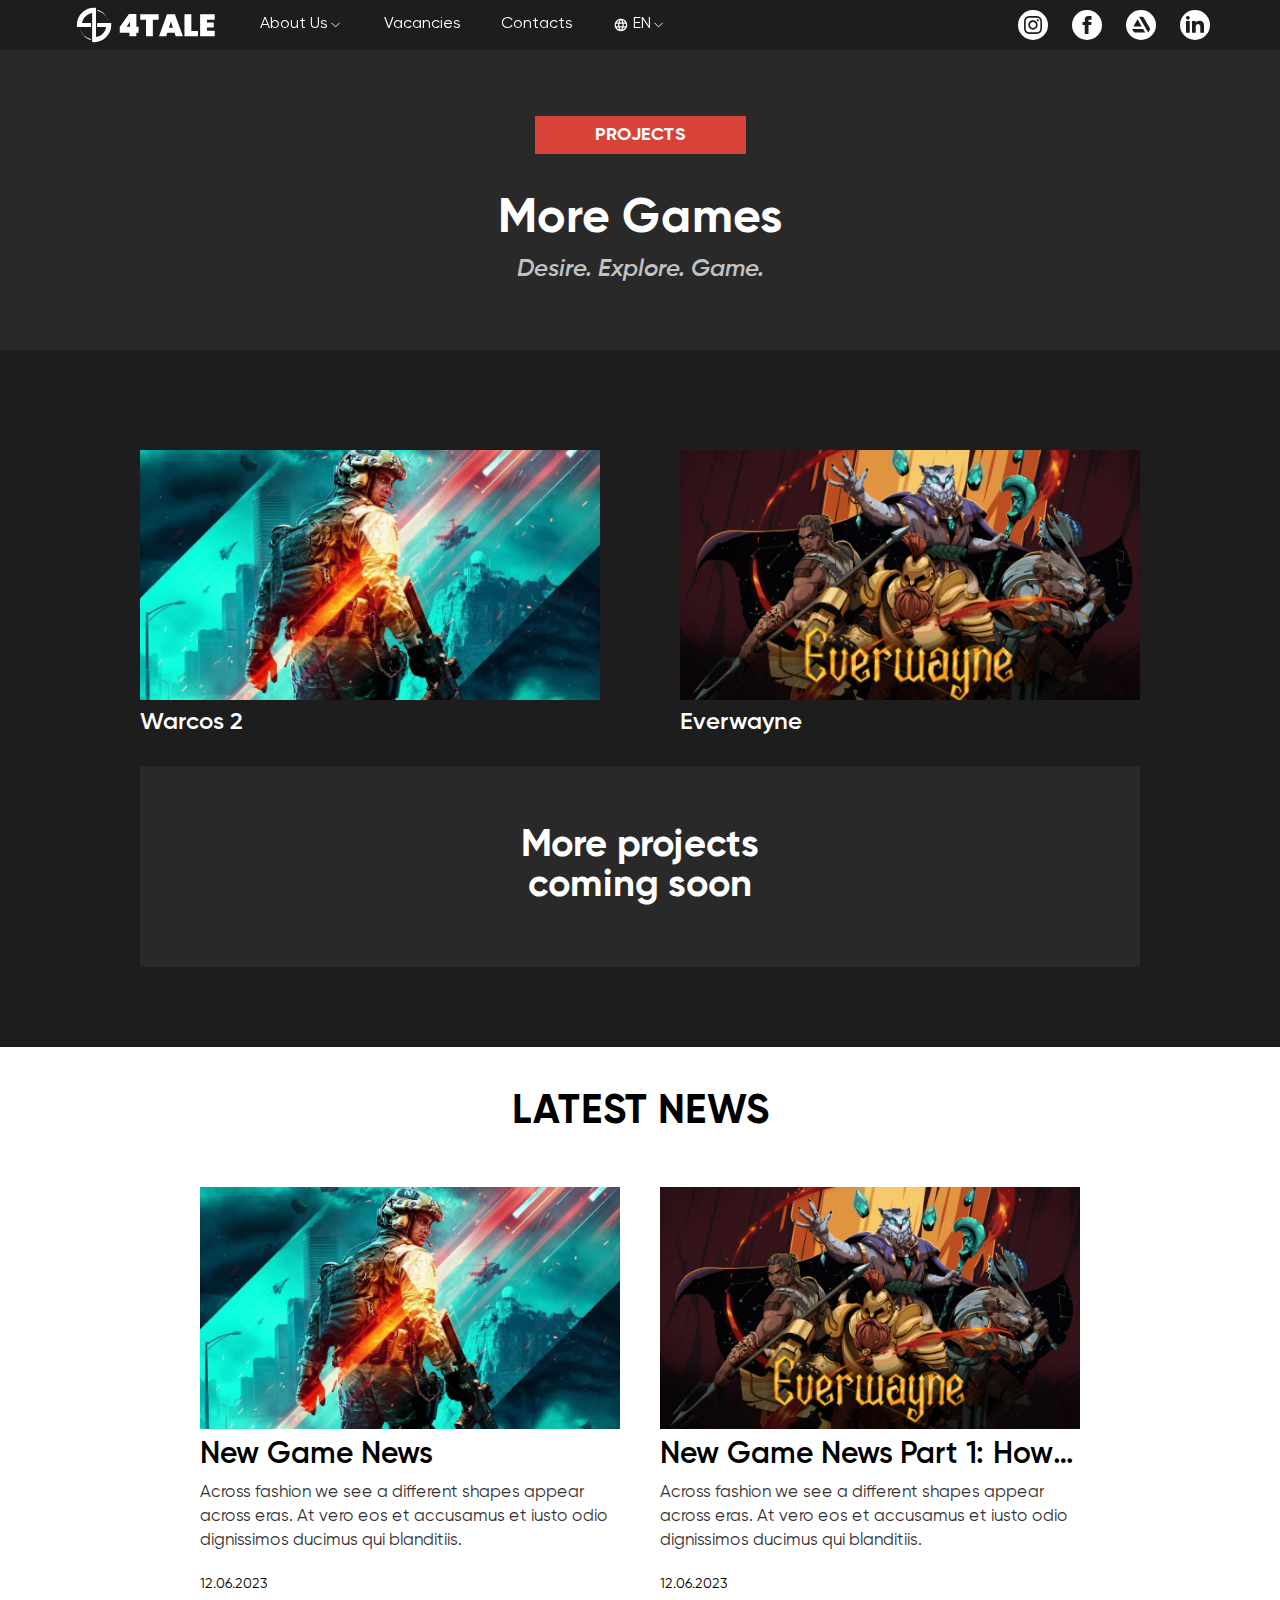
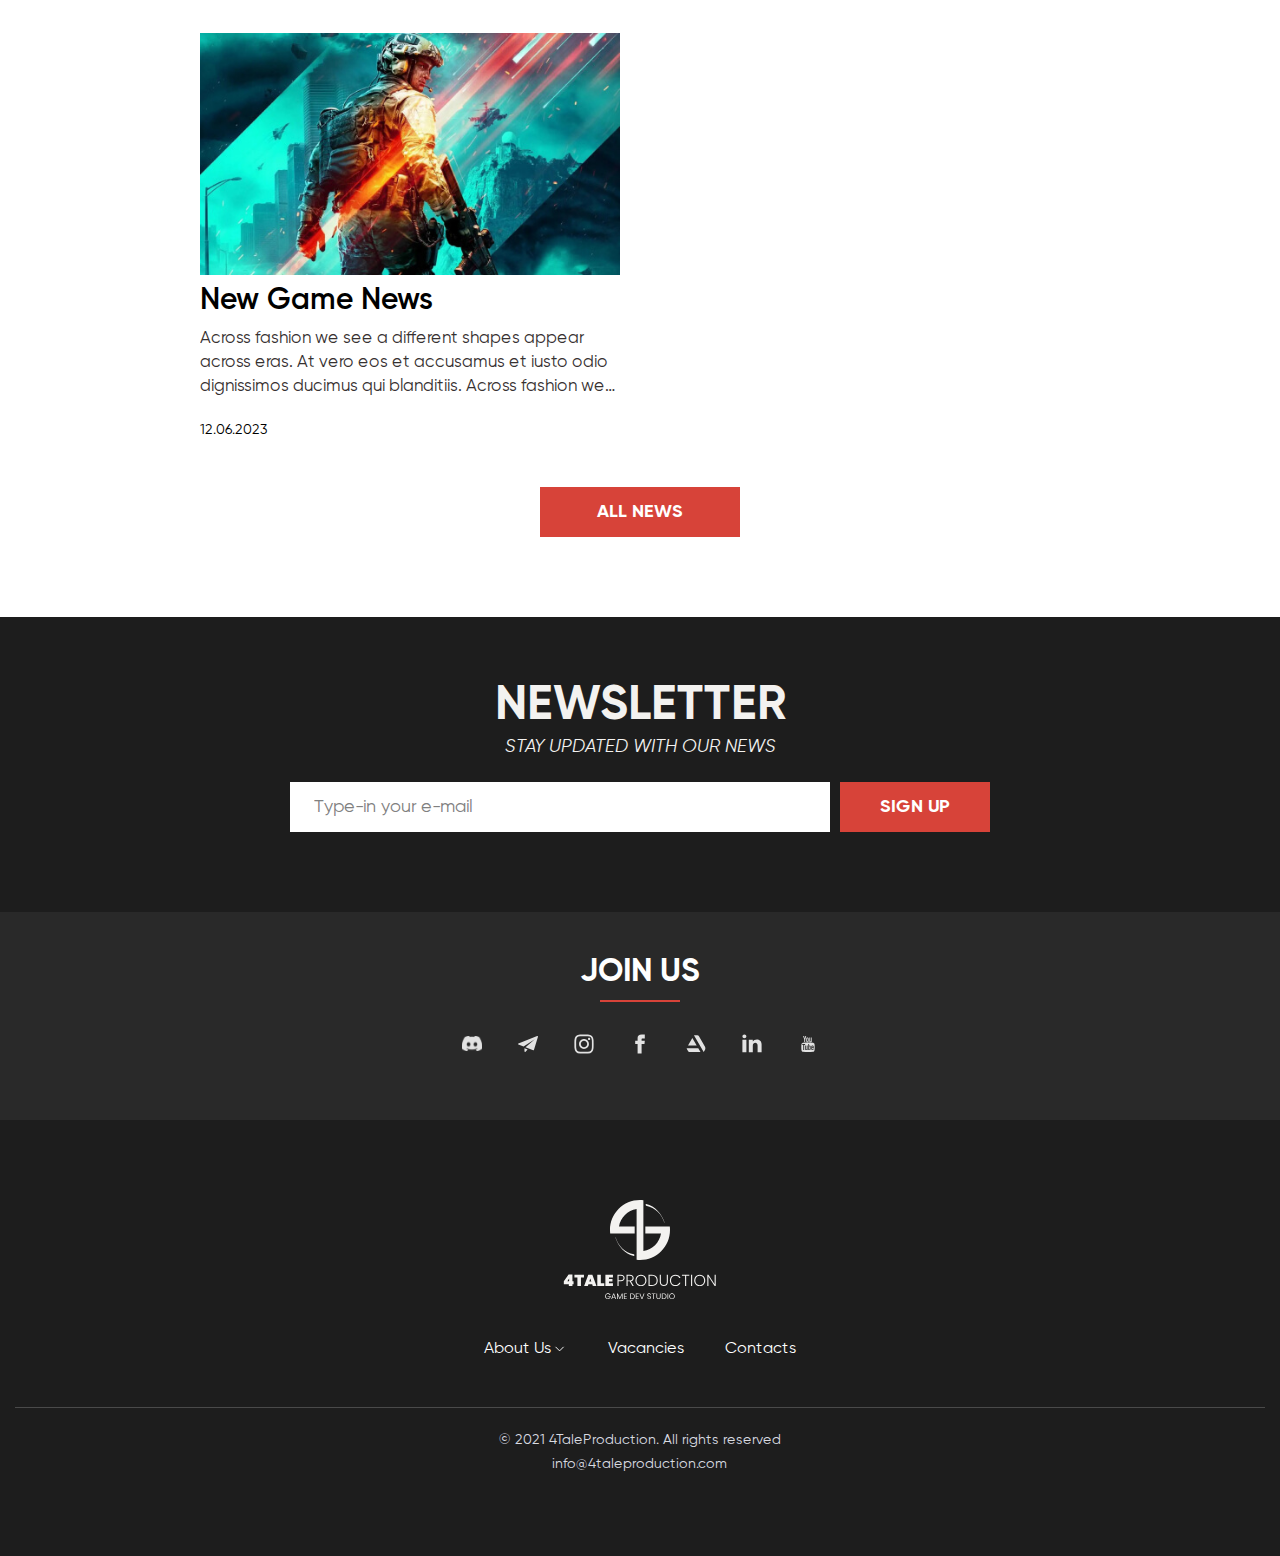
<file: games.html>
<!doctype html>
<html lang="en">
<head>
  <meta charset="UTF-8">
  <meta name="viewport"
        content="width=device-width, user-scalable=no, initial-scale=1.0, maximum-scale=1.0, minimum-scale=1.0">
  <meta http-equiv="X-UA-Compatible" content="ie=edge">
  <meta name="keywords" content="4tale production, 4tale, game development, gamedev, kickstarter, 3D modeling, 3D, 2D ART, VR, AR, Animation, company, 3D visualisation, rendering, warcos, shooter, rpg, game, video game">
  <title>4Tale Production</title>

  <!--Favicon Start-->
  <link rel="apple-touch-icon" sizes="180x180" href="/assets/favicon/apple-touch-icon.png">
  <link rel="icon" type="image/png" sizes="32x32" href="/assets/favicon/favicon-32x32.png">
  <link rel="icon" type="image/png" sizes="16x16" href="/assets/favicon/favicon-16x16.png">
  <link rel="manifest" href="/assets/favicon/site.webmanifest">
  <link rel="mask-icon" href="/assets/favicon/safari-pinned-tab.svg" color="#d74339">
  <meta name="msapplication-TileColor" content="#d74339">
  <meta name="theme-color" content="#ffffff">
  <!--Favicon End-->

  <!--Twitter Preview-->
  <meta property="og:url" content="https://4taleproduction.com/">
  <meta property="og:type" content="website">
  <meta property="og:title" content="Play-to-Earn Roboverse!">
  <meta property="og:description"
        content="Post-apocalyptic NFT P2E/PvP Game! Craft, stake, create NFTs, earn tokens, and customize your robots and lands!">
  <meta property="og:image" content="https://revivalofrobots.com/media/img/site-logo.jpg">
  <meta property="og:image:alt" content="Art">
  <meta property="og:locale" content="en_US">
  <meta property="og:site_name" content="4Tale Production">

  <meta name="twitter:card" content="summary_large_image">
  <meta name="twitter:site" content="@4TaleProduction">
  <meta name="twitter:creator" content="@4TaleProduction">
  <meta name="twitter:url" content="https://4taleproduction.com/">
  <meta name="twitter:title" content="Play-to-Earn Roboverse!">
  <meta name="twitter:description"
        content="Post-apocalyptic NFT P2E/PvP Game! Craft, stake, create NFTs, earn tokens, and customize your robots and lands!">
  <meta name="twitter:image" content="https://revivalofrobots.com/media/img/site-logo.jpg">
  <meta name="twitter:image:alt" content="Art">
  <!--Twitter Preview-->

  <link rel="stylesheet" href="assets/css/style.css">
  <link rel="stylesheet" href="assets/css/media.css">
  <link rel="stylesheet" href="https://cdn.jsdelivr.net/npm/swiper@9/swiper-bundle.min.css"/>
</head>
<body>
<div class="preloader" id="preloader">
  <div class="preloader__wrap">
    <div class="circle1"></div>
    <div class="circle2"></div>
  </div>
</div>
<header class="header">
  <div class="header-container container">
    <div class="header-left">
      <a href="#" class="header-logo">
        <img src="assets/media/brand/logo.svg" alt="Logo">
      </a>
      <nav class="header-menu header-menu--desktop">
        <div class="header-menu__item menu-item--dropdown">
          <p class="menu-item--toggle">
            About Us
            <svg width="17" height="16" viewBox="0 0 17 16" stroke="white" xmlns="http://www.w3.org/2000/svg">
              <path d="M4.05273 6L8.05273 10L12.0527 6" stroke-linecap="round" stroke-linejoin="round" fill="none"/>
            </svg>
          </p>
          <div class="menu-item--panel">
            <div class="menu-item--panel__content">
              <a href="#" class="menu-item--panel-item">About Us</a>
              <a href="#" class="menu-item--panel-item">Our Culture</a>
              <a href="#" class="menu-item--panel-item">Social Impact</a>
            </div>
          </div>
        </div>
        <a href="#" class="header-menu__item">Vacancies</a>
        <a href="#" class="header-menu__item">Contacts</a>
        <div class="header-menu__item menu-item--dropdown menu-item--dropdown-lang">
          <p class="menu-item--toggle">
            <svg width="17" height="16" viewBox="0 0 17 16" fill="white" xmlns="http://www.w3.org/2000/svg">
              <path d="M8.42057 14.6663C7.50946 14.6663 6.64835 14.4912 5.83724 14.141C5.02613 13.7908 4.31768 13.313 3.71191 12.7077C3.10657 12.1023 2.6288 11.3941 2.27857 10.583C1.92835 9.7719 1.75346 8.91079 1.75391 7.99967C1.75391 7.07745 1.92902 6.21345 2.27924 5.40767C2.62946 4.6019 3.10724 3.89656 3.71257 3.29167C4.31791 2.6859 5.02591 2.20812 5.83657 1.85834C6.64724 1.50856 7.50857 1.33345 8.42057 1.33301C9.3428 1.33301 10.2068 1.50812 11.0126 1.85834C11.8184 2.20856 12.5237 2.68634 13.1286 3.29167C13.7344 3.89701 14.2121 4.60256 14.5619 5.40834C14.9117 6.21412 15.0868 7.0779 15.0872 7.99967C15.0872 8.91079 14.9121 9.7719 14.5619 10.583C14.2117 11.3941 13.7339 12.1026 13.1286 12.7083C12.5232 13.3137 11.8177 13.7915 11.0119 14.1417C10.2061 14.4919 9.34235 14.6668 8.42057 14.6663ZM8.42057 13.2997C8.70946 12.8997 8.95946 12.483 9.17057 12.0497C9.38168 11.6163 9.55391 11.1552 9.68724 10.6663H7.15391C7.28724 11.1552 7.45946 11.6163 7.67057 12.0497C7.88168 12.483 8.13168 12.8997 8.42057 13.2997ZM6.68724 13.033C6.48724 12.6663 6.31213 12.2857 6.16191 11.891C6.01169 11.4963 5.8868 11.0881 5.78724 10.6663H3.82057C4.1428 11.2219 4.54569 11.7052 5.02924 12.1163C5.5128 12.5275 6.06546 12.833 6.68724 13.033ZM10.1539 13.033C10.7761 12.833 11.329 12.5275 11.8126 12.1163C12.2961 11.7052 12.6988 11.2219 13.0206 10.6663H11.0539C10.9539 11.0886 10.829 11.497 10.6792 11.8917C10.5295 12.2863 10.3544 12.6668 10.1539 13.033ZM3.25391 9.33301H5.52057C5.48724 9.11079 5.46213 8.89123 5.44524 8.67434C5.42835 8.45745 5.42013 8.23256 5.42057 7.99967C5.42057 7.76634 5.42902 7.54145 5.44591 7.32501C5.4628 7.10856 5.48769 6.88901 5.52057 6.66634H3.25391C3.19835 6.88856 3.15657 7.10812 3.12857 7.32501C3.10057 7.5419 3.0868 7.76679 3.08724 7.99967C3.08724 8.23301 3.10124 8.4579 3.12924 8.67434C3.15724 8.89079 3.1988 9.11034 3.25391 9.33301ZM6.85391 9.33301H9.98724C10.0206 9.11079 10.0457 8.89123 10.0626 8.67434C10.0795 8.45745 10.0877 8.23256 10.0872 7.99967C10.0872 7.76634 10.0788 7.54145 10.0619 7.32501C10.045 7.10856 10.0201 6.88901 9.98724 6.66634H6.85391C6.82057 6.88856 6.79546 7.10812 6.77857 7.32501C6.76168 7.5419 6.75346 7.76679 6.75391 7.99967C6.75391 8.23301 6.76235 8.4579 6.77924 8.67434C6.79613 8.89079 6.82102 9.11034 6.85391 9.33301ZM11.3206 9.33301H13.5872C13.6428 9.11079 13.6846 8.89123 13.7126 8.67434C13.7406 8.45745 13.7544 8.23256 13.7539 7.99967C13.7539 7.76634 13.7399 7.54145 13.7119 7.32501C13.6839 7.10856 13.6424 6.88901 13.5872 6.66634H11.3206C11.3539 6.88856 11.379 7.10812 11.3959 7.32501C11.4128 7.5419 11.421 7.76679 11.4206 7.99967C11.4206 8.23301 11.4121 8.4579 11.3952 8.67434C11.3784 8.89079 11.3535 9.11034 11.3206 9.33301ZM11.0539 5.33301H13.0206C12.6984 4.77745 12.2957 4.29412 11.8126 3.88301C11.3295 3.4719 10.7766 3.16634 10.1539 2.96634C10.3539 3.33301 10.529 3.71367 10.6792 4.10834C10.8295 4.50301 10.9544 4.91123 11.0539 5.33301ZM7.15391 5.33301H9.68724C9.55391 4.84412 9.38168 4.38301 9.17057 3.94967C8.95946 3.51634 8.70946 3.09967 8.42057 2.69967C8.13168 3.09967 7.88168 3.51634 7.67057 3.94967C7.45946 4.38301 7.28724 4.84412 7.15391 5.33301ZM3.82057 5.33301H5.78724C5.88724 4.91079 6.01235 4.50234 6.16257 4.10767C6.3128 3.71301 6.48768 3.33256 6.68724 2.96634C6.06502 3.16634 5.51213 3.4719 5.02857 3.88301C4.54502 4.29412 4.14235 4.77745 3.82057 5.33301Z" stroke="none"/>
            </svg>
            EN
            <svg width="17" height="16" viewBox="0 0 17 16" stroke="white" xmlns="http://www.w3.org/2000/svg">
              <path d="M4.05273 6L8.05273 10L12.0527 6" stroke-linecap="round" stroke-linejoin="round" fill="none"/>
            </svg>
          </p>
          <div class="menu-item--panel">
            <div class="menu-item--panel__content">
              <a href="#" class="menu-item--panel-item">RU</a>
            </div>
          </div>
        </div>
      </nav>
    </div>
    <div class="header-socials header-socials--desktop">
      <a href="#" target="_blank" class="header-socials__item">
        <img src="assets/media/icons/icon-instagram.svg" alt="Instagram">
      </a>
      <a href="#" target="_blank" class="header-socials__item">
        <img src="assets/media/icons/icon-facebook.svg" alt="Facebook">
      </a>
      <a href="#" target="_blank" class="header-socials__item">
        <img src="assets/media/icons/icon-artstation.svg" alt="ArtStation">
      </a>
      <a href="#" target="_blank" class="header-socials__item">
        <img src="assets/media/icons/icon-linkedin.svg" alt="Linkedin">
      </a>
    </div>
    <div class="header__burger"><span></span></div>
    <div class="header__wrapper-burger">
      <nav class="header-menu">
        <a href="#" class="header-menu__item header-burger__link">
          Home
          <svg width="13" height="24" viewBox="0 0 13 24" fill="none" xmlns="http://www.w3.org/2000/svg">
            <path d="M1 1L12 12L1 23" stroke="white"></path>
          </svg>
        </a>
        <a href="#" class="header-menu__item header-burger__link">
          About Us
          <svg width="13" height="24" viewBox="0 0 13 24" fill="none" xmlns="http://www.w3.org/2000/svg">
            <path d="M1 1L12 12L1 23" stroke="white"></path>
          </svg>
        </a>
        <a href="#" class="header-menu__item header-burger__link">
          Our Culture
          <svg width="13" height="24" viewBox="0 0 13 24" fill="none" xmlns="http://www.w3.org/2000/svg">
            <path d="M1 1L12 12L1 23" stroke="white"></path>
          </svg>
        </a>
        <a href="#" class="header-menu__item header-burger__link">
          Social Impact
          <svg width="13" height="24" viewBox="0 0 13 24" fill="none" xmlns="http://www.w3.org/2000/svg">
            <path d="M1 1L12 12L1 23" stroke="white"></path>
          </svg>
        </a>
        <a href="#" class="header-menu__item header-burger__link">
          Vacancies
          <svg width="13" height="24" viewBox="0 0 13 24" fill="none" xmlns="http://www.w3.org/2000/svg">
            <path d="M1 1L12 12L1 23" stroke="white"></path>
          </svg>
        </a>
        <a href="#" class="header-menu__item header-burger__link">
          Contacts
          <svg width="13" height="24" viewBox="0 0 13 24" fill="none" xmlns="http://www.w3.org/2000/svg">
            <path d="M1 1L12 12L1 23" stroke="white"></path>
          </svg>
        </a>
      </nav>
      <div class="header__wrapper-burger__footer">
        <div class="header__wrapper-burger__language">
          <p>Language</p>
        </div>
        <img src="assets/media/brand/logo.svg" alt="logo-image">
        <div class="header-socials">
          <a href="#" target="_blank" class="header-socials__item">
            <img src="assets/media/icons/icon-instagram.svg" alt="Instagram">
          </a>
          <a href="#" target="_blank" class="header-socials__item">
            <img src="assets/media/icons/icon-facebook.svg" alt="Facebook">
          </a>
          <a href="#" target="_blank" class="header-socials__item">
            <img src="assets/media/icons/icon-artstation.svg" alt="ArtStation">
          </a>
          <a href="#" target="_blank" class="header-socials__item">
            <img src="assets/media/icons/icon-linkedin.svg" alt="Linkedin">
          </a>
        </div>
        <a class="header__wrapper-burger__footer-mail" href="mailto:info@4taleproduction.com">info@4taleproduction.com</a>
        <p class="header__wrapper-burger__footer-rights">© 2021 4TaleProduction. Все права защищены</p>
      </div>
    </div>
  </div>
</header>

<section class="page-hero page-hero--small">
  <div class="page-hero-container container">
    <h2 class="page-hero__banner">Projects</h2>
    <h1 class="page-hero__title">More Games</h1>
    <h3 class="page-hero__subtitle">Desire. Explore. Game.</h3>
  </div>
</section>

<section class="more-games">
  <div class="more-games-container container">
    <div class="more-games__content">
      <div class="more-games__grid">
        <a href="#" class="more-games__item">
          <div class="more-games__item-image">
            <img src="assets/media/test/warcos-preview.jpg" alt="Preview">
          </div>
          <h6 class="more-game__title">Warcos 2</h6>
        </a>
        <a href="#" class="more-games__item">
          <div class="more-games__item-image">
            <img src="assets/media/test/everwayne-preview.jpg" alt="Preview">
          </div>
          <h6 class="more-game__title">Everwayne</h6>
        </a>
      </div>
      <div class="more-games__soon">
        <h4 class="more-games__soon-title">More projects coming soon</h4>
      </div>
    </div>
  </div>
</section>


<section class="news section">
  <div class="news-container container">
    <h2 class="section-title news-title">Latest news</h2>
    <div class="news-grid">
      <a href="#" class="news-card">
        <div class="news-card__image">
          <img src="assets/media/test/warcos-preview.jpg" alt="Preview">
        </div>
        <h6 class="news-card__title">New Game News</h6>
        <p class="news-card__text">Across fashion we see a different shapes appear across eras. At vero eos et accusamus et iusto odio dignissimos ducimus qui blanditiis.</p>
        <p class="news-card__date">12.06.2023</p>
      </a>
      <a href="#" class="news-card">
        <div class="news-card__image">
          <img src="assets/media/test/everwayne-preview.jpg" alt="Preview">
        </div>
        <h6 class="news-card__title">New Game News Part 1: How to build a game? How to find good candidates?</h6>
        <p class="news-card__text">Across fashion we see a different shapes appear across eras. At vero eos et accusamus et iusto odio dignissimos ducimus qui blanditiis.</p>
        <p class="news-card__date">12.06.2023</p>
      </a>
      <a href="#" class="news-card">
        <div class="news-card__image">
          <img src="assets/media/test/warcos-preview.jpg" alt="Preview">
        </div>
        <h6 class="news-card__title">New Game News</h6>
        <p class="news-card__text">Across fashion we see a different shapes appear across eras. At vero eos et accusamus et iusto odio dignissimos ducimus qui blanditiis. Across fashion we see a different shapes appear across eras. At vero eos et accusamus et iusto odio dignissimos ducimus qui blanditiis.</p>
        <p class="news-card__date">12.06.2023</p>
      </a>
    </div>
    <a href="#" class="news__btn-view btn">All News</a>
  </div>
</section>
<section class="newsletter">
  <div class="newsletter-container container">
    <div class="newsletter-top">
      <h2 class="newsletter-title">Newsletter</h2>
      <h4 class="newsletter-subtitle">Stay updated with our news</h4>
    </div>
    <form action="#" class="newsletter-form">
      <input type="email" placeholder="Type-in your e-mail" required class="newsletter-form__input">
      <button type="submit" class="btn newsletter-form__btn">Sign Up</button>
    </form>
  </div>
</section>
<section class="socials">
  <div class="socials-container container">
    <h2 class="socials-title">Join Us</h2>
    <div class="socials-grid">
      <a href="#" target="_blank" class="socials-item">
        <img src="assets/media/icons/icon-socials-discord.svg" alt="Discord">
      </a>
      <a href="#" target="_blank" class="socials-item">
        <img src="assets/media/icons/icon-socials-tg.svg" alt="Telegram">
      </a>
      <a href="#" target="_blank" class="socials-item">
        <img src="assets/media/icons/icon-socials-insta.svg" alt="Instagram">
      </a>
      <a href="#" target="_blank" class="socials-item">
        <img src="assets/media/icons/icon-socials-fb.svg" alt="Facebook">
      </a>
      <a href="#" target="_blank" class="socials-item">
        <img src="assets/media/icons/icon-socials-art.svg" alt="ArtStation">
      </a>
      <a href="#" target="_blank" class="socials-item">
        <img src="assets/media/icons/icon-socials-linkedin.svg" alt="Linkedin">
      </a>
      <a href="#" target="_blank" class="socials-item">
        <img src="assets/media/icons/icon-socials-yt.svg" alt="Youtube">
      </a>
    </div>
  </div>
</section>
<footer class="footer">
  <div class="footer-container container">
    <a href="#" class="footer-logo">
      <img src="assets/media/brand/logo-footer.svg" alt="4Tale Production">
    </a>
    <div class="footer-menu">
      <div class="footer-menu__item footer-menu__item--dropdown menu-item--dropdown">
        <p class="menu-item--toggle">
          About Us
          <svg width="17" height="16" viewBox="0 0 17 16" stroke="white" xmlns="http://www.w3.org/2000/svg">
            <path d="M4.05273 6L8.05273 10L12.0527 6" stroke-linecap="round" stroke-linejoin="round" fill="none"/>
          </svg>
        </p>
        <div class="menu-item--panel">
          <div class="menu-item--panel__content">
            <a href="#" class="menu-item--panel-item">About Us</a>
            <a href="#" class="menu-item--panel-item">Our Culture</a>
            <a href="#" class="menu-item--panel-item">Social Impact</a>
          </div>
        </div>
      </div>
      <a href="#" class="footer-menu__item">Vacancies</a>
      <a href="#" class="footer-menu__item">Contacts</a>
    </div>
    <div class="footer-bottom">
      <p class="footer-bottom__text">© 2021 4TaleProduction. All rights reserved</p>
      <a href="mailto:info@4taleproduction.com" class="footer-bottom__text">info@4taleproduction.com</a>
    </div>
  </div>
</footer>

<script src="https://cdn.jsdelivr.net/npm/swiper@9/swiper-bundle.min.js"></script>
<script src="https://code.jquery.com/jquery-3.7.0.min.js" integrity="sha256-2Pmvv0kuTBOenSvLm6bvfBSSHrUJ+3A7x6P5Ebd07/g=" crossorigin="anonymous"></script>
<script src="assets/js/script.js"></script>
</body>
</html>
</file>
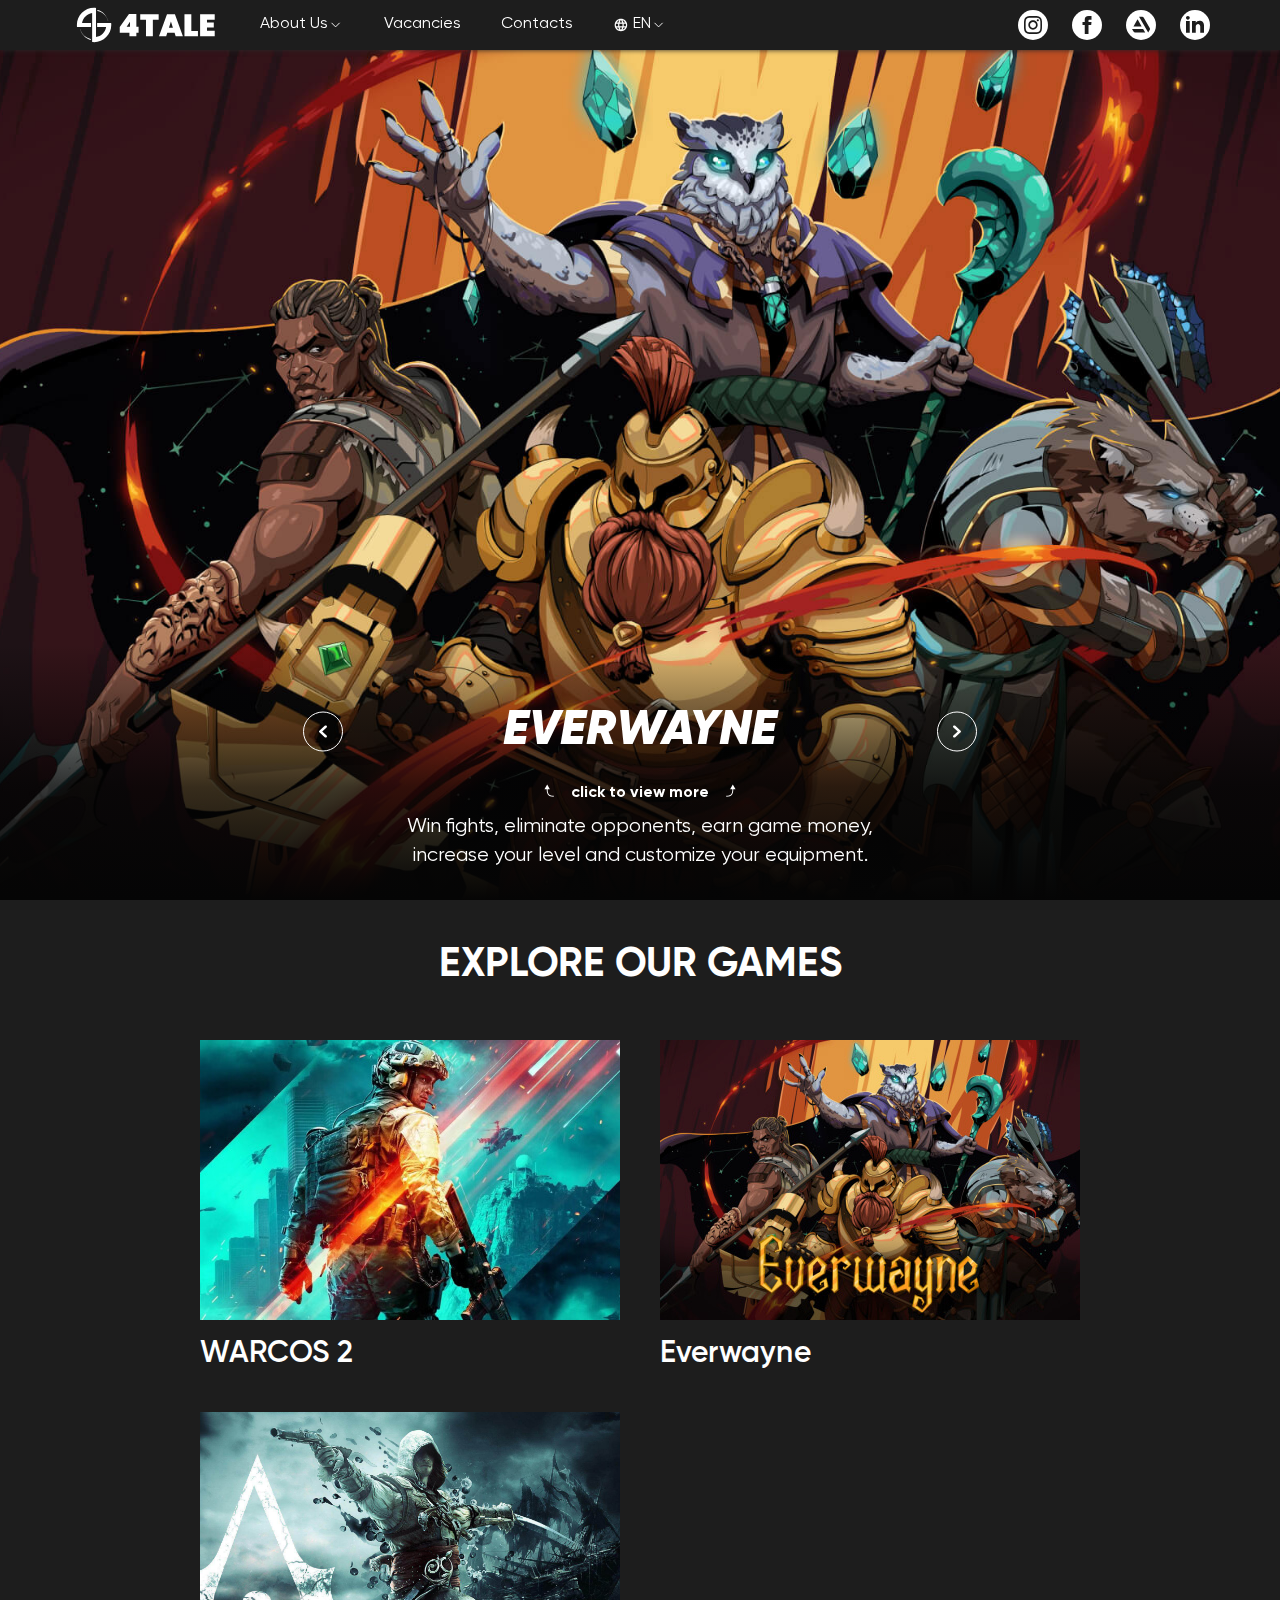
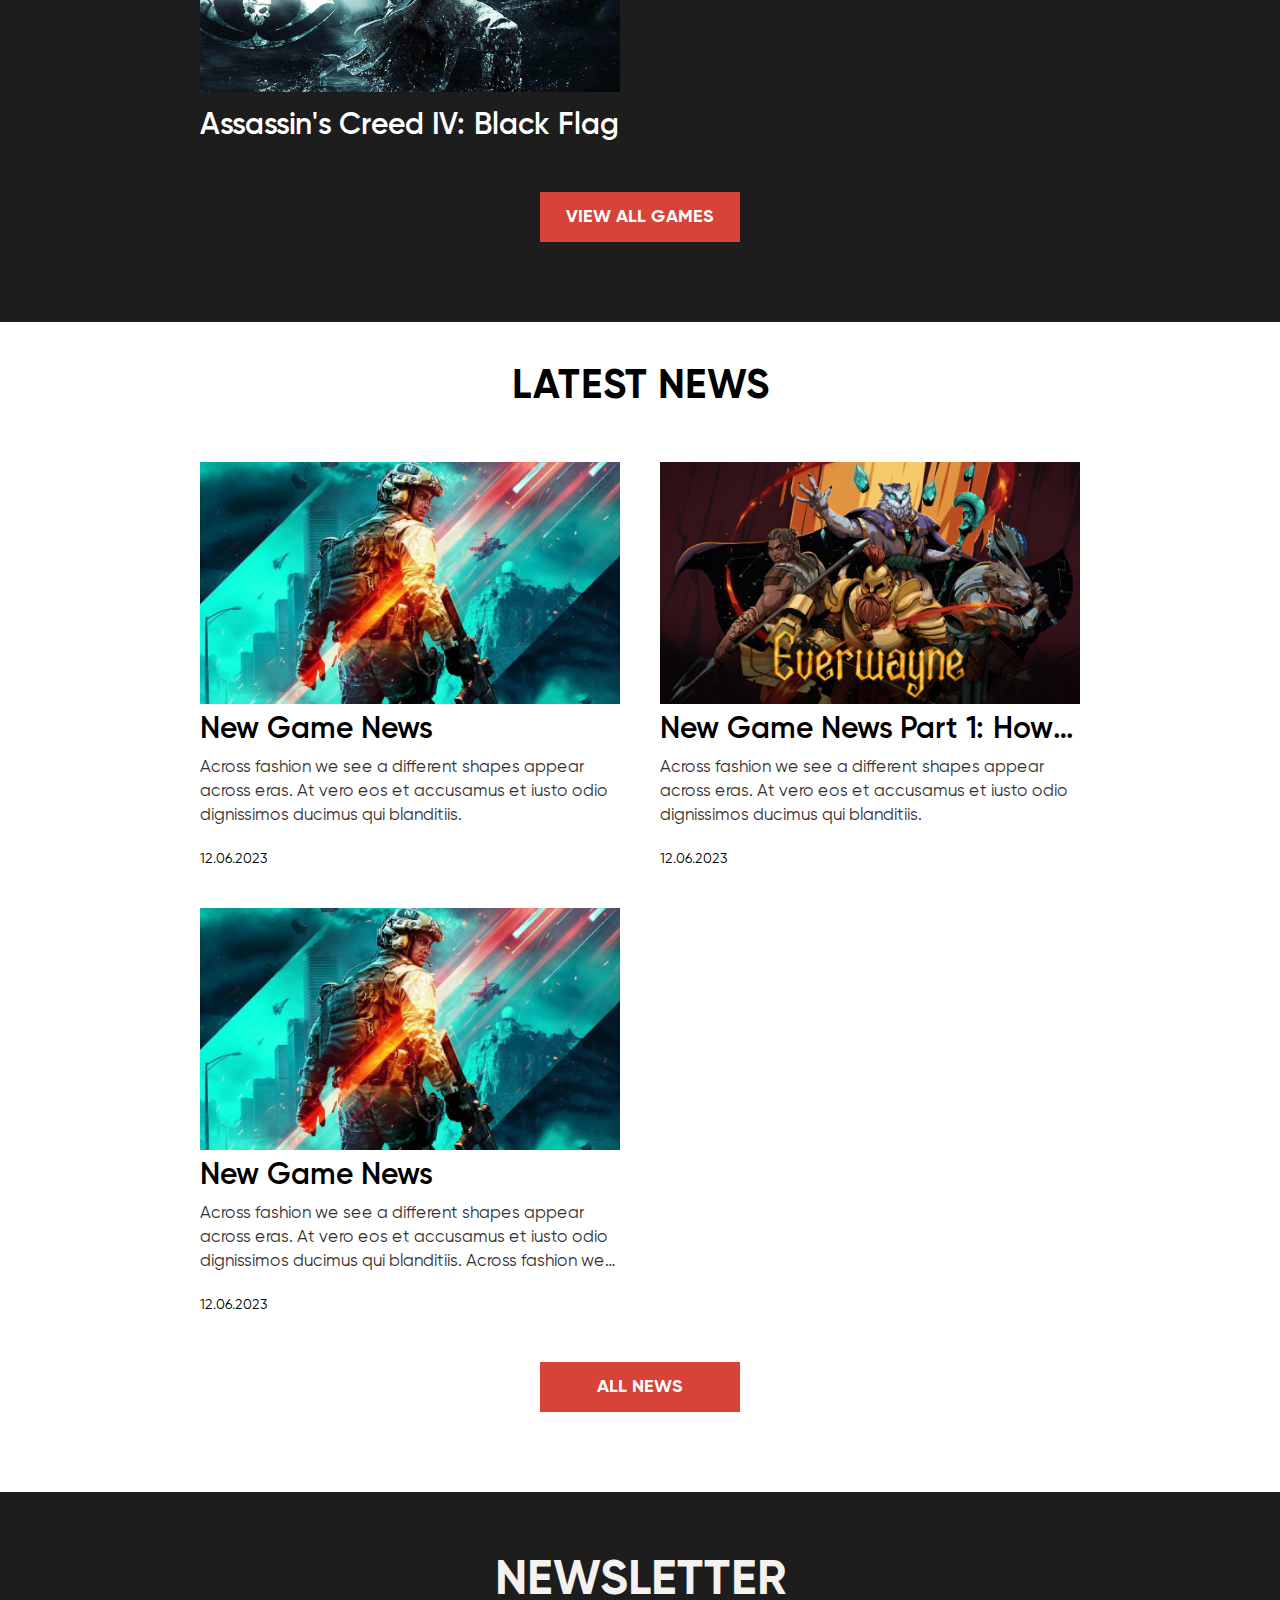
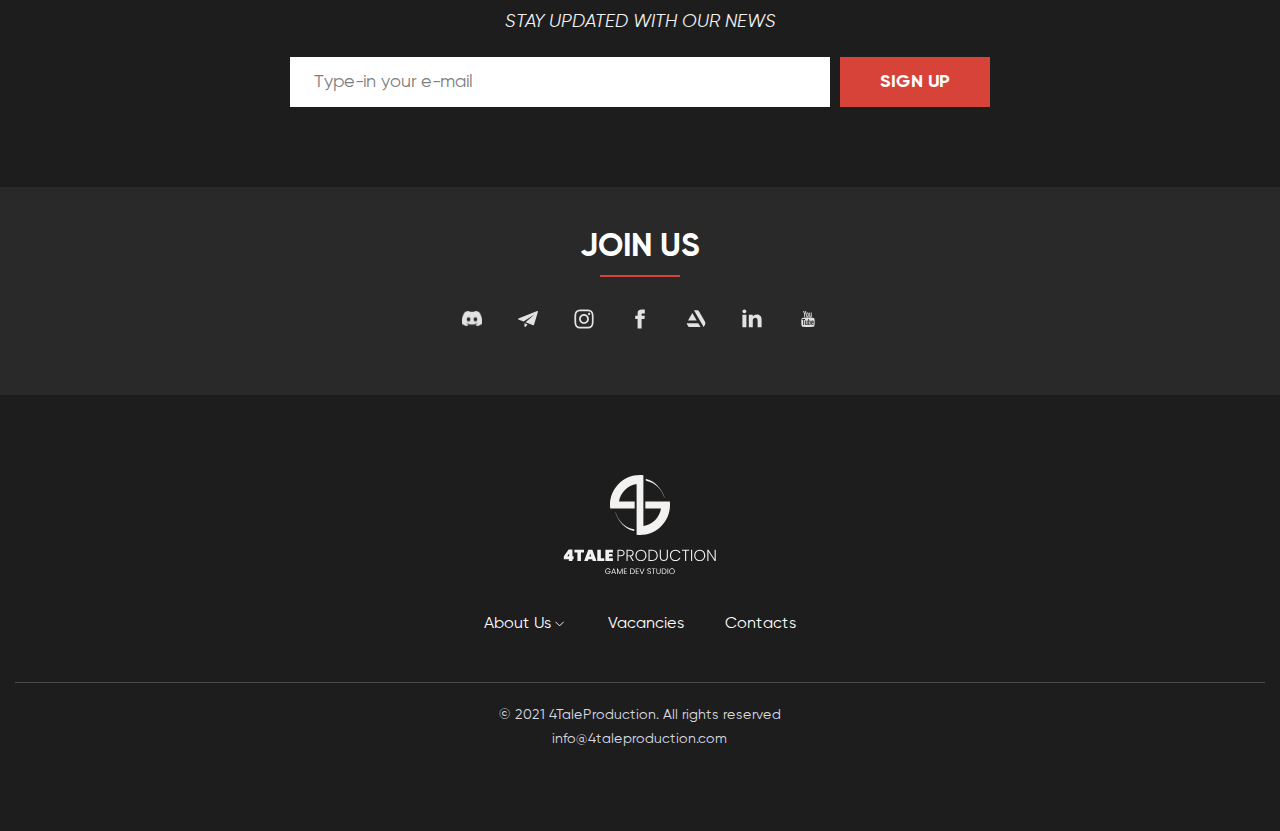
<file: home.html>
<!doctype html>
<html lang="en">
<head>
  <meta charset="UTF-8">
  <meta name="viewport"
        content="width=device-width, user-scalable=no, initial-scale=1.0, maximum-scale=1.0, minimum-scale=1.0">
  <meta http-equiv="X-UA-Compatible" content="ie=edge">
  <meta name="keywords" content="4tale production, 4tale, game development, gamedev, kickstarter, 3D modeling, 3D, 2D ART, VR, AR, Animation, company, 3D visualisation, rendering, warcos, shooter, rpg, game, video game">
  <title>4Tale Production</title>

  <!--Favicon Start-->
  <link rel="apple-touch-icon" sizes="180x180" href="/assets/favicon/apple-touch-icon.png">
  <link rel="icon" type="image/png" sizes="32x32" href="/assets/favicon/favicon-32x32.png">
  <link rel="icon" type="image/png" sizes="16x16" href="/assets/favicon/favicon-16x16.png">
  <link rel="manifest" href="/assets/favicon/site.webmanifest">
  <link rel="mask-icon" href="/assets/favicon/safari-pinned-tab.svg" color="#d74339">
  <meta name="msapplication-TileColor" content="#d74339">
  <meta name="theme-color" content="#ffffff">
  <!--Favicon End-->

  <!--Twitter Preview-->
  <meta property="og:url" content="https://4taleproduction.com/">
  <meta property="og:type" content="website">
  <meta property="og:title" content="Play-to-Earn Roboverse!">
  <meta property="og:description"
        content="Post-apocalyptic NFT P2E/PvP Game! Craft, stake, create NFTs, earn tokens, and customize your robots and lands!">
  <meta property="og:image" content="https://revivalofrobots.com/media/img/site-logo.jpg">
  <meta property="og:image:alt" content="Art">
  <meta property="og:locale" content="en_US">
  <meta property="og:site_name" content="4Tale Production">

  <meta name="twitter:card" content="summary_large_image">
  <meta name="twitter:site" content="@4TaleProduction">
  <meta name="twitter:creator" content="@4TaleProduction">
  <meta name="twitter:url" content="https://4taleproduction.com/">
  <meta name="twitter:title" content="Play-to-Earn Roboverse!">
  <meta name="twitter:description"
        content="Post-apocalyptic NFT P2E/PvP Game! Craft, stake, create NFTs, earn tokens, and customize your robots and lands!">
  <meta name="twitter:image" content="https://revivalofrobots.com/media/img/site-logo.jpg">
  <meta name="twitter:image:alt" content="Art">
  <!--Twitter Preview-->

  <link rel="stylesheet" href="assets/css/style.css">
  <link rel="stylesheet" href="assets/css/media.css">
  <link rel="stylesheet" href="https://cdn.jsdelivr.net/npm/swiper@9/swiper-bundle.min.css"/>
</head>
<body>
<div class="preloader" id="preloader">
  <div class="preloader__wrap">
    <div class="circle1"></div>
    <div class="circle2"></div>
  </div>
</div>

<header class="header">
  <div class="header-container container">
    <div class="header-left">
      <a href="#" class="header-logo">
        <img src="assets/media/brand/logo.svg" alt="Logo">
      </a>
      <nav class="header-menu header-menu--desktop">
        <div class="header-menu__item menu-item--dropdown">
          <p class="menu-item--toggle">
            About Us
            <svg width="17" height="16" viewBox="0 0 17 16" stroke="white" xmlns="http://www.w3.org/2000/svg">
              <path d="M4.05273 6L8.05273 10L12.0527 6" stroke-linecap="round" stroke-linejoin="round" fill="none"/>
            </svg>
          </p>
          <div class="menu-item--panel">
            <div class="menu-item--panel__content">
              <a href="#" class="menu-item--panel-item">About Us</a>
              <a href="#" class="menu-item--panel-item">Our Culture</a>
              <a href="#" class="menu-item--panel-item">Social Impact</a>
            </div>
          </div>
        </div>
        <a href="#" class="header-menu__item">Vacancies</a>
        <a href="#" class="header-menu__item">Contacts</a>
        <div class="header-menu__item menu-item--dropdown menu-item--dropdown-lang">
          <p class="menu-item--toggle">
            <svg width="17" height="16" viewBox="0 0 17 16" fill="white" xmlns="http://www.w3.org/2000/svg">
              <path d="M8.42057 14.6663C7.50946 14.6663 6.64835 14.4912 5.83724 14.141C5.02613 13.7908 4.31768 13.313 3.71191 12.7077C3.10657 12.1023 2.6288 11.3941 2.27857 10.583C1.92835 9.7719 1.75346 8.91079 1.75391 7.99967C1.75391 7.07745 1.92902 6.21345 2.27924 5.40767C2.62946 4.6019 3.10724 3.89656 3.71257 3.29167C4.31791 2.6859 5.02591 2.20812 5.83657 1.85834C6.64724 1.50856 7.50857 1.33345 8.42057 1.33301C9.3428 1.33301 10.2068 1.50812 11.0126 1.85834C11.8184 2.20856 12.5237 2.68634 13.1286 3.29167C13.7344 3.89701 14.2121 4.60256 14.5619 5.40834C14.9117 6.21412 15.0868 7.0779 15.0872 7.99967C15.0872 8.91079 14.9121 9.7719 14.5619 10.583C14.2117 11.3941 13.7339 12.1026 13.1286 12.7083C12.5232 13.3137 11.8177 13.7915 11.0119 14.1417C10.2061 14.4919 9.34235 14.6668 8.42057 14.6663ZM8.42057 13.2997C8.70946 12.8997 8.95946 12.483 9.17057 12.0497C9.38168 11.6163 9.55391 11.1552 9.68724 10.6663H7.15391C7.28724 11.1552 7.45946 11.6163 7.67057 12.0497C7.88168 12.483 8.13168 12.8997 8.42057 13.2997ZM6.68724 13.033C6.48724 12.6663 6.31213 12.2857 6.16191 11.891C6.01169 11.4963 5.8868 11.0881 5.78724 10.6663H3.82057C4.1428 11.2219 4.54569 11.7052 5.02924 12.1163C5.5128 12.5275 6.06546 12.833 6.68724 13.033ZM10.1539 13.033C10.7761 12.833 11.329 12.5275 11.8126 12.1163C12.2961 11.7052 12.6988 11.2219 13.0206 10.6663H11.0539C10.9539 11.0886 10.829 11.497 10.6792 11.8917C10.5295 12.2863 10.3544 12.6668 10.1539 13.033ZM3.25391 9.33301H5.52057C5.48724 9.11079 5.46213 8.89123 5.44524 8.67434C5.42835 8.45745 5.42013 8.23256 5.42057 7.99967C5.42057 7.76634 5.42902 7.54145 5.44591 7.32501C5.4628 7.10856 5.48769 6.88901 5.52057 6.66634H3.25391C3.19835 6.88856 3.15657 7.10812 3.12857 7.32501C3.10057 7.5419 3.0868 7.76679 3.08724 7.99967C3.08724 8.23301 3.10124 8.4579 3.12924 8.67434C3.15724 8.89079 3.1988 9.11034 3.25391 9.33301ZM6.85391 9.33301H9.98724C10.0206 9.11079 10.0457 8.89123 10.0626 8.67434C10.0795 8.45745 10.0877 8.23256 10.0872 7.99967C10.0872 7.76634 10.0788 7.54145 10.0619 7.32501C10.045 7.10856 10.0201 6.88901 9.98724 6.66634H6.85391C6.82057 6.88856 6.79546 7.10812 6.77857 7.32501C6.76168 7.5419 6.75346 7.76679 6.75391 7.99967C6.75391 8.23301 6.76235 8.4579 6.77924 8.67434C6.79613 8.89079 6.82102 9.11034 6.85391 9.33301ZM11.3206 9.33301H13.5872C13.6428 9.11079 13.6846 8.89123 13.7126 8.67434C13.7406 8.45745 13.7544 8.23256 13.7539 7.99967C13.7539 7.76634 13.7399 7.54145 13.7119 7.32501C13.6839 7.10856 13.6424 6.88901 13.5872 6.66634H11.3206C11.3539 6.88856 11.379 7.10812 11.3959 7.32501C11.4128 7.5419 11.421 7.76679 11.4206 7.99967C11.4206 8.23301 11.4121 8.4579 11.3952 8.67434C11.3784 8.89079 11.3535 9.11034 11.3206 9.33301ZM11.0539 5.33301H13.0206C12.6984 4.77745 12.2957 4.29412 11.8126 3.88301C11.3295 3.4719 10.7766 3.16634 10.1539 2.96634C10.3539 3.33301 10.529 3.71367 10.6792 4.10834C10.8295 4.50301 10.9544 4.91123 11.0539 5.33301ZM7.15391 5.33301H9.68724C9.55391 4.84412 9.38168 4.38301 9.17057 3.94967C8.95946 3.51634 8.70946 3.09967 8.42057 2.69967C8.13168 3.09967 7.88168 3.51634 7.67057 3.94967C7.45946 4.38301 7.28724 4.84412 7.15391 5.33301ZM3.82057 5.33301H5.78724C5.88724 4.91079 6.01235 4.50234 6.16257 4.10767C6.3128 3.71301 6.48768 3.33256 6.68724 2.96634C6.06502 3.16634 5.51213 3.4719 5.02857 3.88301C4.54502 4.29412 4.14235 4.77745 3.82057 5.33301Z" stroke="none"/>
            </svg>
            EN
            <svg width="17" height="16" viewBox="0 0 17 16" stroke="white" xmlns="http://www.w3.org/2000/svg">
              <path d="M4.05273 6L8.05273 10L12.0527 6" stroke-linecap="round" stroke-linejoin="round" fill="none"/>
            </svg>
          </p>
          <div class="menu-item--panel">
            <div class="menu-item--panel__content">
              <a href="#" class="menu-item--panel-item">RU</a>
            </div>
          </div>
        </div>
      </nav>
    </div>
    <div class="header-socials header-socials--desktop">
      <a href="#" target="_blank" class="header-socials__item">
        <img src="assets/media/icons/icon-instagram.svg" alt="Instagram">
      </a>
      <a href="#" target="_blank" class="header-socials__item">
        <img src="assets/media/icons/icon-facebook.svg" alt="Facebook">
      </a>
      <a href="#" target="_blank" class="header-socials__item">
        <img src="assets/media/icons/icon-artstation.svg" alt="ArtStation">
      </a>
      <a href="#" target="_blank" class="header-socials__item">
        <img src="assets/media/icons/icon-linkedin.svg" alt="Linkedin">
      </a>
    </div>
    <div class="header__burger"><span></span></div>
    <div class="header__wrapper-burger">
      <nav class="header-menu">
        <a href="#" class="header-menu__item header-burger__link">
          Home
          <svg width="13" height="24" viewBox="0 0 13 24" fill="none" xmlns="http://www.w3.org/2000/svg">
            <path d="M1 1L12 12L1 23" stroke="white"></path>
          </svg>
        </a>
        <a href="#" class="header-menu__item header-burger__link">
          About Us
          <svg width="13" height="24" viewBox="0 0 13 24" fill="none" xmlns="http://www.w3.org/2000/svg">
            <path d="M1 1L12 12L1 23" stroke="white"></path>
          </svg>
        </a>
        <a href="#" class="header-menu__item header-burger__link">
          Our Culture
          <svg width="13" height="24" viewBox="0 0 13 24" fill="none" xmlns="http://www.w3.org/2000/svg">
            <path d="M1 1L12 12L1 23" stroke="white"></path>
          </svg>
        </a>
        <a href="#" class="header-menu__item header-burger__link">
          Social Impact
          <svg width="13" height="24" viewBox="0 0 13 24" fill="none" xmlns="http://www.w3.org/2000/svg">
            <path d="M1 1L12 12L1 23" stroke="white"></path>
          </svg>
        </a>
        <a href="#" class="header-menu__item header-burger__link">
          Vacancies
          <svg width="13" height="24" viewBox="0 0 13 24" fill="none" xmlns="http://www.w3.org/2000/svg">
            <path d="M1 1L12 12L1 23" stroke="white"></path>
          </svg>
        </a>
        <a href="#" class="header-menu__item header-burger__link">
          Contacts
          <svg width="13" height="24" viewBox="0 0 13 24" fill="none" xmlns="http://www.w3.org/2000/svg">
            <path d="M1 1L12 12L1 23" stroke="white"></path>
          </svg>
        </a>
      </nav>
      <div class="header__wrapper-burger__footer">
        <div class="header__wrapper-burger__language">
          <p>Language</p>
        </div>
        <img src="assets/media/brand/logo.svg" alt="logo-image">
        <div class="header-socials">
          <a href="#" target="_blank" class="header-socials__item">
            <img src="assets/media/icons/icon-instagram.svg" alt="Instagram">
          </a>
          <a href="#" target="_blank" class="header-socials__item">
            <img src="assets/media/icons/icon-facebook.svg" alt="Facebook">
          </a>
          <a href="#" target="_blank" class="header-socials__item">
            <img src="assets/media/icons/icon-artstation.svg" alt="ArtStation">
          </a>
          <a href="#" target="_blank" class="header-socials__item">
            <img src="assets/media/icons/icon-linkedin.svg" alt="Linkedin">
          </a>
        </div>
        <a class="header__wrapper-burger__footer-mail" href="mailto:info@4taleproduction.com">info@4taleproduction.com</a>
        <p class="header__wrapper-burger__footer-rights">© 2021 4TaleProduction. Все права защищены</p>
      </div>
    </div>
  </div>
</header>

<section class="hero">
  <div class="hero-container container">
    <div class="hero-slider">
      <div class="swiper hero-swiper">
        <div class="swiper-wrapper">
          <div class="swiper-slide hero-slider__slide">
            <img class="hero-slider__slide-img" src="assets/media/test/hero-main1.jpg" alt="Photo">
            <div class="hero-slider__slide-content">
              <div class="hero-slider__slide-info">
                <h4 class="hero-slider__slide-title">
                  <button type="button" class="hero-swiper-button hero-swiper-button-prev">
                    <svg width="40" height="41" viewBox="0 0 40 41" fill="white" stroke="white" xmlns="http://www.w3.org/2000/svg">
                      <g filter="url(#filter0_b_55283_2602)" fill="none">
                        <rect x="0.5" y="1" width="39" height="39" rx="19.5"/>
                      </g>
                      <path d="M23.6068 14.8544C23.0825 14.3819 22.2323 14.3819 21.7081 14.8544L16.3932 19.6444C15.8689 20.117 15.8689 20.883 16.3932 21.3556L21.7079 26.1456C21.9698 26.3815 22.3143 26.5 22.6573 26.5C23.0002 26.5 23.3446 26.3816 23.6065 26.1457C24.1309 25.6731 24.1309 24.907 23.6066 24.4344L20.5838 21.71L19.206 20.5L20.5838 19.29L23.6068 16.5656C24.1311 16.093 24.1311 15.3269 23.6068 14.8544Z" stroke="none"/>
                      <defs>
                        <filter id="filter0_b_55283_2602" x="-4" y="-3.5" width="48" height="48" filterUnits="userSpaceOnUse" color-interpolation-filters="sRGB">
                          <feFlood flood-opacity="0" result="BackgroundImageFix"/>
                          <feGaussianBlur in="BackgroundImageFix" stdDeviation="2"/>
                          <feComposite in2="SourceAlpha" operator="in" result="effect1_backgroundBlur_55283_2602"/>
                          <feBlend mode="normal" in="SourceGraphic" in2="effect1_backgroundBlur_55283_2602" result="shape"/>
                        </filter>
                      </defs>
                    </svg>
                  </button>
                  <a href="#" class="hero-slider__slide-title__link">EVERWAYNE</a>
                  <button type="button" class="hero-swiper-button hero-swiper-button-next">
                    <svg width="40" height="41" viewBox="0 0 40 41" fill="white" stroke="white" xmlns="http://www.w3.org/2000/svg">
                      <g filter="url(#filter0_b_55283_2602)" fill="none">
                        <rect x="0.5" y="1" width="39" height="39" rx="19.5"/>
                      </g>
                      <path d="M23.6068 14.8544C23.0825 14.3819 22.2323 14.3819 21.7081 14.8544L16.3932 19.6444C15.8689 20.117 15.8689 20.883 16.3932 21.3556L21.7079 26.1456C21.9698 26.3815 22.3143 26.5 22.6573 26.5C23.0002 26.5 23.3446 26.3816 23.6065 26.1457C24.1309 25.6731 24.1309 24.907 23.6066 24.4344L20.5838 21.71L19.206 20.5L20.5838 19.29L23.6068 16.5656C24.1311 16.093 24.1311 15.3269 23.6068 14.8544Z" stroke="none"/>
                      <defs>
                        <filter id="filter0_b_55283_2602" x="-4" y="-3.5" width="48" height="48" filterUnits="userSpaceOnUse" color-interpolation-filters="sRGB">
                          <feFlood flood-opacity="0" result="BackgroundImageFix"/>
                          <feGaussianBlur in="BackgroundImageFix" stdDeviation="2"/>
                          <feComposite in2="SourceAlpha" operator="in" result="effect1_backgroundBlur_55283_2602"/>
                          <feBlend mode="normal" in="SourceGraphic" in2="effect1_backgroundBlur_55283_2602" result="shape"/>
                        </filter>
                      </defs>
                    </svg>
                  </button>
                </h4>
                <div class="hero-slider__slide-more">
                  <img class="hero-slider__slide-more__arrow" src="assets/media/icons/icon-arrow-curly.svg" alt="Arrow">
                  <span class="hero-slider__slide-more__text">CLICK TO VIEW MORE</span>
                  <img class="hero-slider__slide-more__arrow hero-slider__slide-more__arrow--right" src="assets/media/icons/icon-arrow-curly.svg" alt="Arrow">
                </div>
                <p class="hero-slider__slide-desc">
                  Win fights, eliminate opponents, earn game money, increase your level and customize your equipment.
                </p>
              </div>
            </div>
          </div>
          <div class="swiper-slide hero-slider__slide">
            <img class="hero-slider__slide-img" src="assets/media/test/hero-main2.jpg" alt="Photo">
            <div class="hero-slider__slide-content">
              <div class="hero-slider__slide-info">
                <h4 class="hero-slider__slide-title">
                  <button type="button" class="hero-swiper-button hero-swiper-button-prev">
                    <svg width="40" height="41" viewBox="0 0 40 41" fill="white" stroke="white" xmlns="http://www.w3.org/2000/svg">
                      <g filter="url(#filter0_b_55283_2602)" fill="none">
                        <rect x="0.5" y="1" width="39" height="39" rx="19.5"/>
                      </g>
                      <path d="M23.6068 14.8544C23.0825 14.3819 22.2323 14.3819 21.7081 14.8544L16.3932 19.6444C15.8689 20.117 15.8689 20.883 16.3932 21.3556L21.7079 26.1456C21.9698 26.3815 22.3143 26.5 22.6573 26.5C23.0002 26.5 23.3446 26.3816 23.6065 26.1457C24.1309 25.6731 24.1309 24.907 23.6066 24.4344L20.5838 21.71L19.206 20.5L20.5838 19.29L23.6068 16.5656C24.1311 16.093 24.1311 15.3269 23.6068 14.8544Z" stroke="none"/>
                      <defs>
                        <filter id="filter0_b_55283_2602" x="-4" y="-3.5" width="48" height="48" filterUnits="userSpaceOnUse" color-interpolation-filters="sRGB">
                          <feFlood flood-opacity="0" result="BackgroundImageFix"/>
                          <feGaussianBlur in="BackgroundImageFix" stdDeviation="2"/>
                          <feComposite in2="SourceAlpha" operator="in" result="effect1_backgroundBlur_55283_2602"/>
                          <feBlend mode="normal" in="SourceGraphic" in2="effect1_backgroundBlur_55283_2602" result="shape"/>
                        </filter>
                      </defs>
                    </svg>
                  </button>
                  <a href="#" class="hero-slider__slide-title__link">Warcos 2</a>
                  <button type="button" class="hero-swiper-button hero-swiper-button-next">
                    <svg width="40" height="41" viewBox="0 0 40 41" fill="white" stroke="white" xmlns="http://www.w3.org/2000/svg">
                      <g filter="url(#filter0_b_55283_2602)" fill="none">
                        <rect x="0.5" y="1" width="39" height="39" rx="19.5"/>
                      </g>
                      <path d="M23.6068 14.8544C23.0825 14.3819 22.2323 14.3819 21.7081 14.8544L16.3932 19.6444C15.8689 20.117 15.8689 20.883 16.3932 21.3556L21.7079 26.1456C21.9698 26.3815 22.3143 26.5 22.6573 26.5C23.0002 26.5 23.3446 26.3816 23.6065 26.1457C24.1309 25.6731 24.1309 24.907 23.6066 24.4344L20.5838 21.71L19.206 20.5L20.5838 19.29L23.6068 16.5656C24.1311 16.093 24.1311 15.3269 23.6068 14.8544Z" stroke="none"/>
                      <defs>
                        <filter id="filter0_b_55283_2602" x="-4" y="-3.5" width="48" height="48" filterUnits="userSpaceOnUse" color-interpolation-filters="sRGB">
                          <feFlood flood-opacity="0" result="BackgroundImageFix"/>
                          <feGaussianBlur in="BackgroundImageFix" stdDeviation="2"/>
                          <feComposite in2="SourceAlpha" operator="in" result="effect1_backgroundBlur_55283_2602"/>
                          <feBlend mode="normal" in="SourceGraphic" in2="effect1_backgroundBlur_55283_2602" result="shape"/>
                        </filter>
                      </defs>
                    </svg>
                  </button>
                </h4>
                <div class="hero-slider__slide-more">
                  <img class="hero-slider__slide-more__arrow" src="assets/media/icons/icon-arrow-curly.svg" alt="Arrow">
                  <span class="hero-slider__slide-more__text">CLICK TO VIEW MORE</span>
                  <img class="hero-slider__slide-more__arrow hero-slider__slide-more__arrow--right" src="assets/media/icons/icon-arrow-curly.svg" alt="Arrow">
                </div>
                <p class="hero-slider__slide-desc">
                  Real and intense fight, where skills rewarded and victory rewarded by teamwork waiting for you.
                </p>
              </div>
            </div>
          </div>
          <div class="swiper-slide hero-slider__slide">
            <img class="hero-slider__slide-img" src="assets/media/test/hero-main3.jpg" alt="Photo">
            <div class="hero-slider__slide-content">
              <div class="hero-slider__slide-info">
                <h4 class="hero-slider__slide-title">
                  <button type="button" class="hero-swiper-button hero-swiper-button-prev">
                    <svg width="40" height="41" viewBox="0 0 40 41" fill="white" stroke="white" xmlns="http://www.w3.org/2000/svg">
                      <g filter="url(#filter0_b_55283_2602)" fill="none">
                        <rect x="0.5" y="1" width="39" height="39" rx="19.5"/>
                      </g>
                      <path d="M23.6068 14.8544C23.0825 14.3819 22.2323 14.3819 21.7081 14.8544L16.3932 19.6444C15.8689 20.117 15.8689 20.883 16.3932 21.3556L21.7079 26.1456C21.9698 26.3815 22.3143 26.5 22.6573 26.5C23.0002 26.5 23.3446 26.3816 23.6065 26.1457C24.1309 25.6731 24.1309 24.907 23.6066 24.4344L20.5838 21.71L19.206 20.5L20.5838 19.29L23.6068 16.5656C24.1311 16.093 24.1311 15.3269 23.6068 14.8544Z" stroke="none"/>
                      <defs>
                        <filter id="filter0_b_55283_2602" x="-4" y="-3.5" width="48" height="48" filterUnits="userSpaceOnUse" color-interpolation-filters="sRGB">
                          <feFlood flood-opacity="0" result="BackgroundImageFix"/>
                          <feGaussianBlur in="BackgroundImageFix" stdDeviation="2"/>
                          <feComposite in2="SourceAlpha" operator="in" result="effect1_backgroundBlur_55283_2602"/>
                          <feBlend mode="normal" in="SourceGraphic" in2="effect1_backgroundBlur_55283_2602" result="shape"/>
                        </filter>
                      </defs>
                    </svg>
                  </button>
                  <a href="#" class="hero-slider__slide-title__link">Assassin's Creed IV: Black Flag</a>
                  <button type="button" class="hero-swiper-button hero-swiper-button-next">
                    <svg width="40" height="41" viewBox="0 0 40 41" fill="white" stroke="white" xmlns="http://www.w3.org/2000/svg">
                      <g filter="url(#filter0_b_55283_2602)" fill="none">
                        <rect x="0.5" y="1" width="39" height="39" rx="19.5"/>
                      </g>
                      <path d="M23.6068 14.8544C23.0825 14.3819 22.2323 14.3819 21.7081 14.8544L16.3932 19.6444C15.8689 20.117 15.8689 20.883 16.3932 21.3556L21.7079 26.1456C21.9698 26.3815 22.3143 26.5 22.6573 26.5C23.0002 26.5 23.3446 26.3816 23.6065 26.1457C24.1309 25.6731 24.1309 24.907 23.6066 24.4344L20.5838 21.71L19.206 20.5L20.5838 19.29L23.6068 16.5656C24.1311 16.093 24.1311 15.3269 23.6068 14.8544Z" stroke="none"/>
                      <defs>
                        <filter id="filter0_b_55283_2602" x="-4" y="-3.5" width="48" height="48" filterUnits="userSpaceOnUse" color-interpolation-filters="sRGB">
                          <feFlood flood-opacity="0" result="BackgroundImageFix"/>
                          <feGaussianBlur in="BackgroundImageFix" stdDeviation="2"/>
                          <feComposite in2="SourceAlpha" operator="in" result="effect1_backgroundBlur_55283_2602"/>
                          <feBlend mode="normal" in="SourceGraphic" in2="effect1_backgroundBlur_55283_2602" result="shape"/>
                        </filter>
                      </defs>
                    </svg>
                  </button>
                </h4>
                <div class="hero-slider__slide-more">
                  <img class="hero-slider__slide-more__arrow" src="assets/media/icons/icon-arrow-curly.svg" alt="Arrow">
                  <span class="hero-slider__slide-more__text">CLICK TO VIEW MORE</span>
                  <img class="hero-slider__slide-more__arrow hero-slider__slide-more__arrow--right" src="assets/media/icons/icon-arrow-curly.svg" alt="Arrow">
                </div>
                <p class="hero-slider__slide-desc">
                  Engage in intense battles, eliminate foes, earn currency, level up, and personalize your gear in a thrilling pirate-themed adventure. Set sail in the Golden Age of Piracy, where you'll navigate treacherous waters, showcase your assassin skills, and uncover hidden secrets. Prepare for epic naval clashes, discover uncharted islands, and become the ultimate pirate assassin in this immersive historical experience.
                </p>
              </div>
            </div>
          </div>
        </div>
      </div>
    </div>
  </div>
  <button type="button" class="hero-swiper-button hero-swiper-button--mobile hero-swiper-button-prev">
    <svg width="40" height="41" viewBox="0 0 40 41" fill="white" stroke="white" xmlns="http://www.w3.org/2000/svg">
      <g filter="url(#filter0_b_55283_2602)" fill="none">
        <rect x="0.5" y="1" width="39" height="39" rx="19.5"/>
      </g>
      <path d="M23.6068 14.8544C23.0825 14.3819 22.2323 14.3819 21.7081 14.8544L16.3932 19.6444C15.8689 20.117 15.8689 20.883 16.3932 21.3556L21.7079 26.1456C21.9698 26.3815 22.3143 26.5 22.6573 26.5C23.0002 26.5 23.3446 26.3816 23.6065 26.1457C24.1309 25.6731 24.1309 24.907 23.6066 24.4344L20.5838 21.71L19.206 20.5L20.5838 19.29L23.6068 16.5656C24.1311 16.093 24.1311 15.3269 23.6068 14.8544Z" stroke="none"/>
      <defs>
        <filter id="filter0_b_55283_2602" x="-4" y="-3.5" width="48" height="48" filterUnits="userSpaceOnUse" color-interpolation-filters="sRGB">
          <feFlood flood-opacity="0" result="BackgroundImageFix"/>
          <feGaussianBlur in="BackgroundImageFix" stdDeviation="2"/>
          <feComposite in2="SourceAlpha" operator="in" result="effect1_backgroundBlur_55283_2602"/>
          <feBlend mode="normal" in="SourceGraphic" in2="effect1_backgroundBlur_55283_2602" result="shape"/>
        </filter>
      </defs>
    </svg>
  </button>
  <button type="button" class="hero-swiper-button hero-swiper-button--mobile hero-swiper-button-next">
    <svg width="40" height="41" viewBox="0 0 40 41" fill="white" stroke="white" xmlns="http://www.w3.org/2000/svg">
      <g filter="url(#filter0_b_55283_2602)" fill="none">
        <rect x="0.5" y="1" width="39" height="39" rx="19.5"/>
      </g>
      <path d="M23.6068 14.8544C23.0825 14.3819 22.2323 14.3819 21.7081 14.8544L16.3932 19.6444C15.8689 20.117 15.8689 20.883 16.3932 21.3556L21.7079 26.1456C21.9698 26.3815 22.3143 26.5 22.6573 26.5C23.0002 26.5 23.3446 26.3816 23.6065 26.1457C24.1309 25.6731 24.1309 24.907 23.6066 24.4344L20.5838 21.71L19.206 20.5L20.5838 19.29L23.6068 16.5656C24.1311 16.093 24.1311 15.3269 23.6068 14.8544Z" stroke="none"/>
      <defs>
        <filter id="filter0_b_55283_2602" x="-4" y="-3.5" width="48" height="48" filterUnits="userSpaceOnUse" color-interpolation-filters="sRGB">
          <feFlood flood-opacity="0" result="BackgroundImageFix"/>
          <feGaussianBlur in="BackgroundImageFix" stdDeviation="2"/>
          <feComposite in2="SourceAlpha" operator="in" result="effect1_backgroundBlur_55283_2602"/>
          <feBlend mode="normal" in="SourceGraphic" in2="effect1_backgroundBlur_55283_2602" result="shape"/>
        </filter>
      </defs>
    </svg>
  </button>
</section>
<h1 class="hidden-h1">4Tale Production</h1>
<section class="games section">
  <div class="games-container container">
    <h2 class="section-title">Explore our games</h2>
    <div class="games-grid">
      <a href="#" class="games-card">
        <div class="games-card__image">
          <img src="assets/media/test/warcos-preview.jpg" alt="Preview">
        </div>
        <h6 class="games-card__title">WARCOS 2</h6>
      </a>
      <a href="#" class="games-card">
        <div class="games-card__image">
          <img src="assets/media/test/everwayne-preview.jpg" alt="Preview">
        </div>
        <h6 class="games-card__title">Everwayne</h6>
      </a>
      <a href="#" class="games-card">
        <div class="games-card__image">
          <img src="assets/media/test/hero-main3.jpg" alt="Preview">
        </div>
        <h6 class="games-card__title">Assassin's Creed IV: Black Flag</h6>
      </a>
    </div>
    <a href="#" class="games__btn-view btn">View all games</a>
  </div>
</section>

<section class="news section">
  <div class="news-container container">
    <h2 class="section-title news-title">Latest news</h2>
    <div class="news-grid">
      <a href="#" class="news-card">
        <div class="news-card__image">
          <img src="assets/media/test/warcos-preview.jpg" alt="Preview">
        </div>
        <h6 class="news-card__title">New Game News</h6>
        <p class="news-card__text">Across fashion we see a different shapes appear across eras. At vero eos et accusamus et iusto odio dignissimos ducimus qui blanditiis.</p>
        <p class="news-card__date">12.06.2023</p>
      </a>
      <a href="#" class="news-card">
        <div class="news-card__image">
          <img src="assets/media/test/everwayne-preview.jpg" alt="Preview">
        </div>
        <h6 class="news-card__title">New Game News Part 1: How to build a game? How to find good candidates?</h6>
        <p class="news-card__text">Across fashion we see a different shapes appear across eras. At vero eos et accusamus et iusto odio dignissimos ducimus qui blanditiis.</p>
        <p class="news-card__date">12.06.2023</p>
      </a>
      <a href="#" class="news-card">
        <div class="news-card__image">
          <img src="assets/media/test/warcos-preview.jpg" alt="Preview">
        </div>
        <h6 class="news-card__title">New Game News</h6>
        <p class="news-card__text">Across fashion we see a different shapes appear across eras. At vero eos et accusamus et iusto odio dignissimos ducimus qui blanditiis. Across fashion we see a different shapes appear across eras. At vero eos et accusamus et iusto odio dignissimos ducimus qui blanditiis.</p>
        <p class="news-card__date">12.06.2023</p>
      </a>
    </div>
    <a href="#" class="news__btn-view btn">All News</a>
  </div>
</section>
<section class="newsletter">
  <div class="newsletter-container container">
    <div class="newsletter-top">
      <h2 class="newsletter-title">Newsletter</h2>
      <h4 class="newsletter-subtitle">Stay updated with our news</h4>
    </div>
    <form action="#" class="newsletter-form">
      <input type="email" placeholder="Type-in your e-mail" required class="newsletter-form__input">
      <button type="submit" class="btn newsletter-form__btn">Sign Up</button>
    </form>
  </div>
</section>
<section class="socials">
  <div class="socials-container container">
    <h2 class="socials-title">Join Us</h2>
    <div class="socials-grid">
      <a href="#" target="_blank" class="socials-item">
        <img src="assets/media/icons/icon-socials-discord.svg" alt="Discord">
      </a>
      <a href="#" target="_blank" class="socials-item">
        <img src="assets/media/icons/icon-socials-tg.svg" alt="Telegram">
      </a>
      <a href="#" target="_blank" class="socials-item">
        <img src="assets/media/icons/icon-socials-insta.svg" alt="Instagram">
      </a>
      <a href="#" target="_blank" class="socials-item">
        <img src="assets/media/icons/icon-socials-fb.svg" alt="Facebook">
      </a>
      <a href="#" target="_blank" class="socials-item">
        <img src="assets/media/icons/icon-socials-art.svg" alt="ArtStation">
      </a>
      <a href="#" target="_blank" class="socials-item">
        <img src="assets/media/icons/icon-socials-linkedin.svg" alt="Linkedin">
      </a>
      <a href="#" target="_blank" class="socials-item">
        <img src="assets/media/icons/icon-socials-yt.svg" alt="Youtube">
      </a>
    </div>
  </div>
</section>
<footer class="footer">
  <div class="footer-container container">
    <a href="#" class="footer-logo">
      <img src="assets/media/brand/logo-footer.svg" alt="4Tale Production">
    </a>
    <div class="footer-menu">
      <div class="footer-menu__item footer-menu__item--dropdown menu-item--dropdown">
        <p class="menu-item--toggle">
          About Us
          <svg width="17" height="16" viewBox="0 0 17 16" stroke="white" xmlns="http://www.w3.org/2000/svg">
            <path d="M4.05273 6L8.05273 10L12.0527 6" stroke-linecap="round" stroke-linejoin="round" fill="none"/>
          </svg>
        </p>
        <div class="menu-item--panel">
          <div class="menu-item--panel__content">
            <a href="about.html" class="menu-item--panel-item">About Us</a>
            <a href="#" class="menu-item--panel-item">Our Culture</a>
            <a href="#" class="menu-item--panel-item">Social Impact</a>
          </div>
        </div>
      </div>
      <a href="#" class="footer-menu__item">Vacancies</a>
      <a href="#" class="footer-menu__item">Contacts</a>
    </div>
    <div class="footer-bottom">
      <p class="footer-bottom__text">© 2021 4TaleProduction. All rights reserved</p>
      <a href="mailto:info@4taleproduction.com" class="footer-bottom__text">info@4taleproduction.com</a>
    </div>
  </div>
</footer>

<script src="https://cdn.jsdelivr.net/npm/swiper@9/swiper-bundle.min.js"></script>
<script src="https://code.jquery.com/jquery-3.7.0.min.js" integrity="sha256-2Pmvv0kuTBOenSvLm6bvfBSSHrUJ+3A7x6P5Ebd07/g=" crossorigin="anonymous"></script>
<script src="assets/js/script.js"></script>
</body>
</html>
</file>
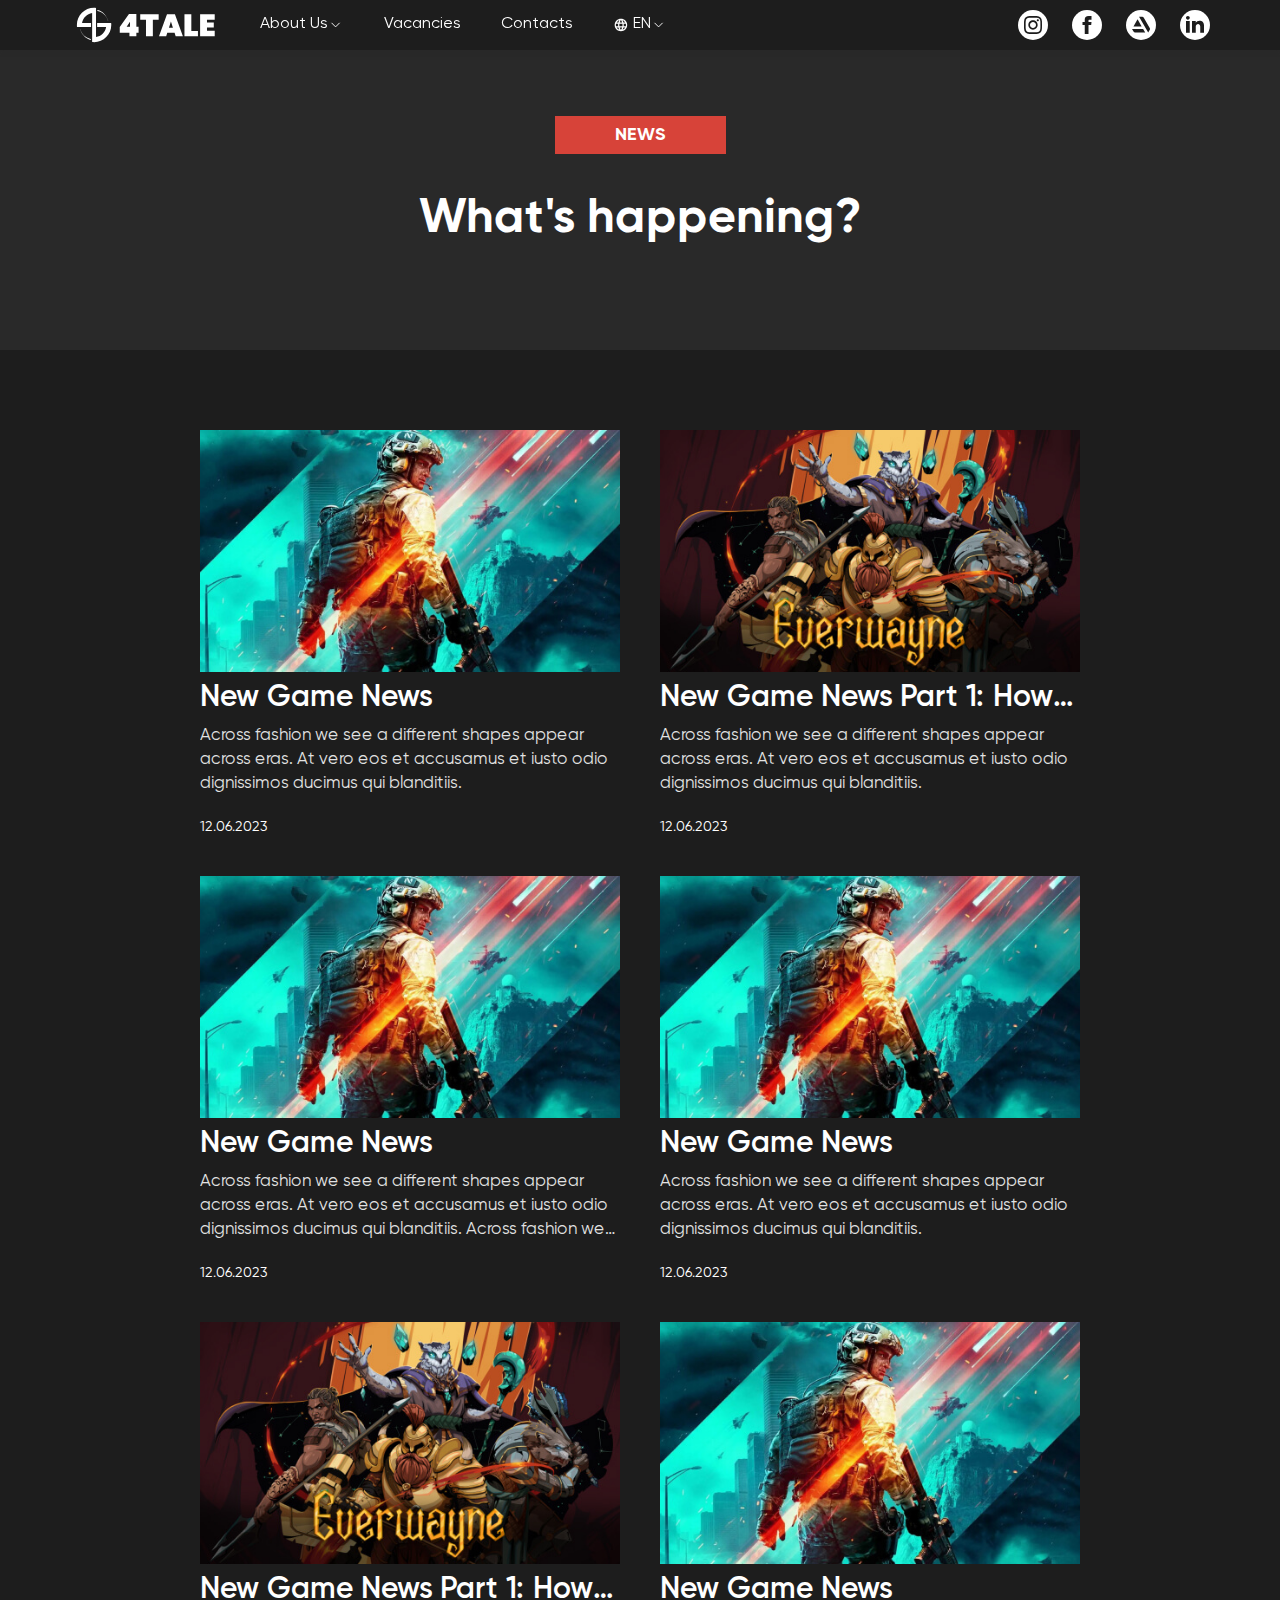
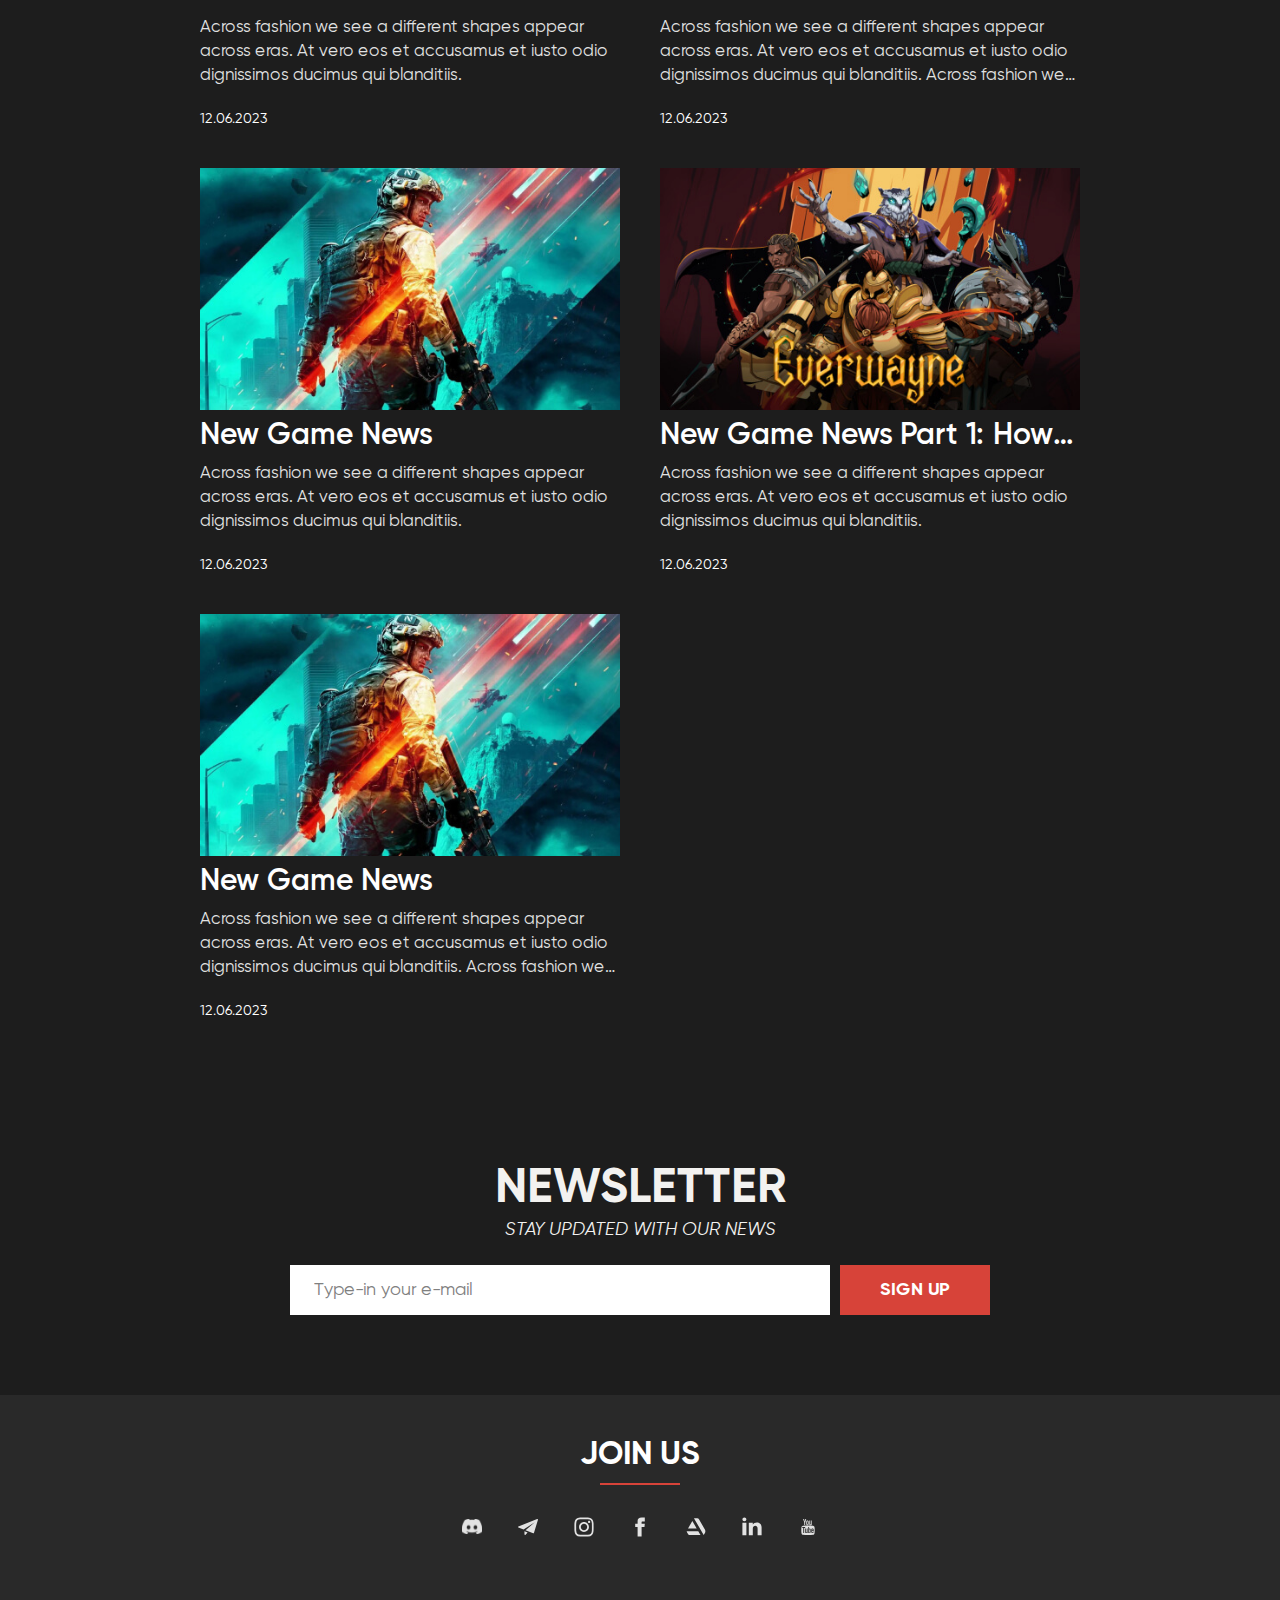
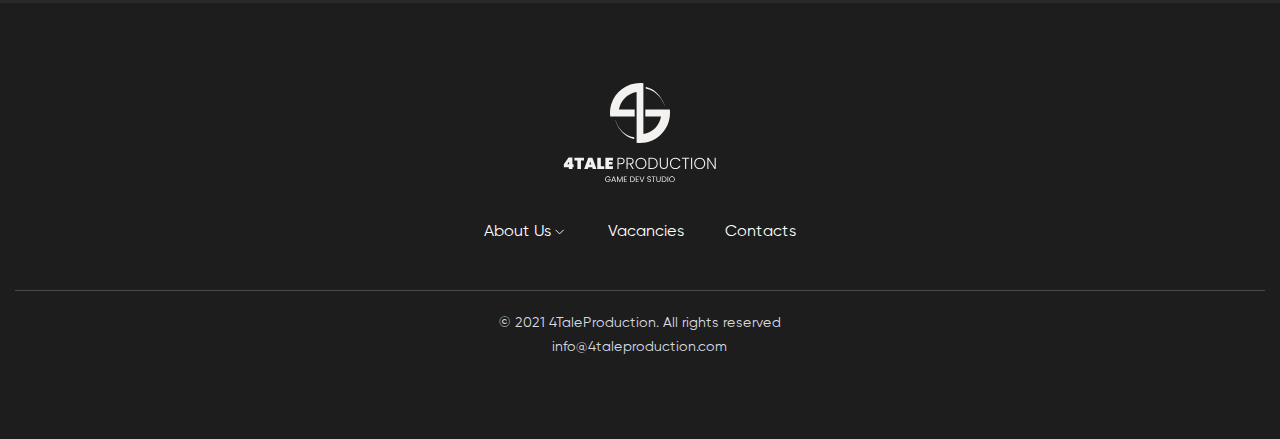
<file: news.html>
<!doctype html>
<html lang="en">
<head>
  <meta charset="UTF-8">
  <meta name="viewport"
        content="width=device-width, user-scalable=no, initial-scale=1.0, maximum-scale=1.0, minimum-scale=1.0">
  <meta http-equiv="X-UA-Compatible" content="ie=edge">
  <meta name="keywords" content="4tale production, 4tale, game development, gamedev, kickstarter, 3D modeling, 3D, 2D ART, VR, AR, Animation, company, 3D visualisation, rendering, warcos, shooter, rpg, game, video game">
  <title>4Tale Production</title>

  <!--Favicon Start-->
  <link rel="apple-touch-icon" sizes="180x180" href="/assets/favicon/apple-touch-icon.png">
  <link rel="icon" type="image/png" sizes="32x32" href="/assets/favicon/favicon-32x32.png">
  <link rel="icon" type="image/png" sizes="16x16" href="/assets/favicon/favicon-16x16.png">
  <link rel="manifest" href="/assets/favicon/site.webmanifest">
  <link rel="mask-icon" href="/assets/favicon/safari-pinned-tab.svg" color="#d74339">
  <meta name="msapplication-TileColor" content="#d74339">
  <meta name="theme-color" content="#ffffff">
  <!--Favicon End-->

  <!--Twitter Preview-->
  <meta property="og:url" content="https://4taleproduction.com/">
  <meta property="og:type" content="website">
  <meta property="og:title" content="Play-to-Earn Roboverse!">
  <meta property="og:description"
        content="Post-apocalyptic NFT P2E/PvP Game! Craft, stake, create NFTs, earn tokens, and customize your robots and lands!">
  <meta property="og:image" content="https://revivalofrobots.com/media/img/site-logo.jpg">
  <meta property="og:image:alt" content="Art">
  <meta property="og:locale" content="en_US">
  <meta property="og:site_name" content="4Tale Production">

  <meta name="twitter:card" content="summary_large_image">
  <meta name="twitter:site" content="@4TaleProduction">
  <meta name="twitter:creator" content="@4TaleProduction">
  <meta name="twitter:url" content="https://4taleproduction.com/">
  <meta name="twitter:title" content="Play-to-Earn Roboverse!">
  <meta name="twitter:description"
        content="Post-apocalyptic NFT P2E/PvP Game! Craft, stake, create NFTs, earn tokens, and customize your robots and lands!">
  <meta name="twitter:image" content="https://revivalofrobots.com/media/img/site-logo.jpg">
  <meta name="twitter:image:alt" content="Art">
  <!--Twitter Preview-->

  <link rel="stylesheet" href="assets/css/style.css">
  <link rel="stylesheet" href="assets/css/media.css">
  <link rel="stylesheet" href="https://cdn.jsdelivr.net/npm/swiper@9/swiper-bundle.min.css"/>
</head>
<body>
<div class="preloader" id="preloader">
  <div class="preloader__wrap">
    <div class="circle1"></div>
    <div class="circle2"></div>
  </div>
</div>
<header class="header">
  <div class="header-container container">
    <div class="header-left">
      <a href="#" class="header-logo">
        <img src="assets/media/brand/logo.svg" alt="Logo">
      </a>
      <nav class="header-menu header-menu--desktop">
        <div class="header-menu__item menu-item--dropdown">
          <p class="menu-item--toggle">
            About Us
            <svg width="17" height="16" viewBox="0 0 17 16" stroke="white" xmlns="http://www.w3.org/2000/svg">
              <path d="M4.05273 6L8.05273 10L12.0527 6" stroke-linecap="round" stroke-linejoin="round" fill="none"/>
            </svg>
          </p>
          <div class="menu-item--panel">
            <div class="menu-item--panel__content">
              <a href="#" class="menu-item--panel-item">About Us</a>
              <a href="#" class="menu-item--panel-item">Our Culture</a>
              <a href="#" class="menu-item--panel-item">Social Impact</a>
            </div>
          </div>
        </div>
        <a href="#" class="header-menu__item">Vacancies</a>
        <a href="#" class="header-menu__item">Contacts</a>
        <div class="header-menu__item menu-item--dropdown menu-item--dropdown-lang">
          <p class="menu-item--toggle">
            <svg width="17" height="16" viewBox="0 0 17 16" fill="white" xmlns="http://www.w3.org/2000/svg">
              <path d="M8.42057 14.6663C7.50946 14.6663 6.64835 14.4912 5.83724 14.141C5.02613 13.7908 4.31768 13.313 3.71191 12.7077C3.10657 12.1023 2.6288 11.3941 2.27857 10.583C1.92835 9.7719 1.75346 8.91079 1.75391 7.99967C1.75391 7.07745 1.92902 6.21345 2.27924 5.40767C2.62946 4.6019 3.10724 3.89656 3.71257 3.29167C4.31791 2.6859 5.02591 2.20812 5.83657 1.85834C6.64724 1.50856 7.50857 1.33345 8.42057 1.33301C9.3428 1.33301 10.2068 1.50812 11.0126 1.85834C11.8184 2.20856 12.5237 2.68634 13.1286 3.29167C13.7344 3.89701 14.2121 4.60256 14.5619 5.40834C14.9117 6.21412 15.0868 7.0779 15.0872 7.99967C15.0872 8.91079 14.9121 9.7719 14.5619 10.583C14.2117 11.3941 13.7339 12.1026 13.1286 12.7083C12.5232 13.3137 11.8177 13.7915 11.0119 14.1417C10.2061 14.4919 9.34235 14.6668 8.42057 14.6663ZM8.42057 13.2997C8.70946 12.8997 8.95946 12.483 9.17057 12.0497C9.38168 11.6163 9.55391 11.1552 9.68724 10.6663H7.15391C7.28724 11.1552 7.45946 11.6163 7.67057 12.0497C7.88168 12.483 8.13168 12.8997 8.42057 13.2997ZM6.68724 13.033C6.48724 12.6663 6.31213 12.2857 6.16191 11.891C6.01169 11.4963 5.8868 11.0881 5.78724 10.6663H3.82057C4.1428 11.2219 4.54569 11.7052 5.02924 12.1163C5.5128 12.5275 6.06546 12.833 6.68724 13.033ZM10.1539 13.033C10.7761 12.833 11.329 12.5275 11.8126 12.1163C12.2961 11.7052 12.6988 11.2219 13.0206 10.6663H11.0539C10.9539 11.0886 10.829 11.497 10.6792 11.8917C10.5295 12.2863 10.3544 12.6668 10.1539 13.033ZM3.25391 9.33301H5.52057C5.48724 9.11079 5.46213 8.89123 5.44524 8.67434C5.42835 8.45745 5.42013 8.23256 5.42057 7.99967C5.42057 7.76634 5.42902 7.54145 5.44591 7.32501C5.4628 7.10856 5.48769 6.88901 5.52057 6.66634H3.25391C3.19835 6.88856 3.15657 7.10812 3.12857 7.32501C3.10057 7.5419 3.0868 7.76679 3.08724 7.99967C3.08724 8.23301 3.10124 8.4579 3.12924 8.67434C3.15724 8.89079 3.1988 9.11034 3.25391 9.33301ZM6.85391 9.33301H9.98724C10.0206 9.11079 10.0457 8.89123 10.0626 8.67434C10.0795 8.45745 10.0877 8.23256 10.0872 7.99967C10.0872 7.76634 10.0788 7.54145 10.0619 7.32501C10.045 7.10856 10.0201 6.88901 9.98724 6.66634H6.85391C6.82057 6.88856 6.79546 7.10812 6.77857 7.32501C6.76168 7.5419 6.75346 7.76679 6.75391 7.99967C6.75391 8.23301 6.76235 8.4579 6.77924 8.67434C6.79613 8.89079 6.82102 9.11034 6.85391 9.33301ZM11.3206 9.33301H13.5872C13.6428 9.11079 13.6846 8.89123 13.7126 8.67434C13.7406 8.45745 13.7544 8.23256 13.7539 7.99967C13.7539 7.76634 13.7399 7.54145 13.7119 7.32501C13.6839 7.10856 13.6424 6.88901 13.5872 6.66634H11.3206C11.3539 6.88856 11.379 7.10812 11.3959 7.32501C11.4128 7.5419 11.421 7.76679 11.4206 7.99967C11.4206 8.23301 11.4121 8.4579 11.3952 8.67434C11.3784 8.89079 11.3535 9.11034 11.3206 9.33301ZM11.0539 5.33301H13.0206C12.6984 4.77745 12.2957 4.29412 11.8126 3.88301C11.3295 3.4719 10.7766 3.16634 10.1539 2.96634C10.3539 3.33301 10.529 3.71367 10.6792 4.10834C10.8295 4.50301 10.9544 4.91123 11.0539 5.33301ZM7.15391 5.33301H9.68724C9.55391 4.84412 9.38168 4.38301 9.17057 3.94967C8.95946 3.51634 8.70946 3.09967 8.42057 2.69967C8.13168 3.09967 7.88168 3.51634 7.67057 3.94967C7.45946 4.38301 7.28724 4.84412 7.15391 5.33301ZM3.82057 5.33301H5.78724C5.88724 4.91079 6.01235 4.50234 6.16257 4.10767C6.3128 3.71301 6.48768 3.33256 6.68724 2.96634C6.06502 3.16634 5.51213 3.4719 5.02857 3.88301C4.54502 4.29412 4.14235 4.77745 3.82057 5.33301Z" stroke="none"/>
            </svg>
            EN
            <svg width="17" height="16" viewBox="0 0 17 16" stroke="white" xmlns="http://www.w3.org/2000/svg">
              <path d="M4.05273 6L8.05273 10L12.0527 6" stroke-linecap="round" stroke-linejoin="round" fill="none"/>
            </svg>
          </p>
          <div class="menu-item--panel">
            <div class="menu-item--panel__content">
              <a href="#" class="menu-item--panel-item">RU</a>
            </div>
          </div>
        </div>
      </nav>
    </div>
    <div class="header-socials header-socials--desktop">
      <a href="#" target="_blank" class="header-socials__item">
        <img src="assets/media/icons/icon-instagram.svg" alt="Instagram">
      </a>
      <a href="#" target="_blank" class="header-socials__item">
        <img src="assets/media/icons/icon-facebook.svg" alt="Facebook">
      </a>
      <a href="#" target="_blank" class="header-socials__item">
        <img src="assets/media/icons/icon-artstation.svg" alt="ArtStation">
      </a>
      <a href="#" target="_blank" class="header-socials__item">
        <img src="assets/media/icons/icon-linkedin.svg" alt="Linkedin">
      </a>
    </div>
    <div class="header__burger"><span></span></div>
    <div class="header__wrapper-burger">
      <nav class="header-menu">
        <a href="#" class="header-menu__item header-burger__link">
          Home
          <svg width="13" height="24" viewBox="0 0 13 24" fill="none" xmlns="http://www.w3.org/2000/svg">
            <path d="M1 1L12 12L1 23" stroke="white"></path>
          </svg>
        </a>
        <a href="#" class="header-menu__item header-burger__link">
          About Us
          <svg width="13" height="24" viewBox="0 0 13 24" fill="none" xmlns="http://www.w3.org/2000/svg">
            <path d="M1 1L12 12L1 23" stroke="white"></path>
          </svg>
        </a>
        <a href="#" class="header-menu__item header-burger__link">
          Our Culture
          <svg width="13" height="24" viewBox="0 0 13 24" fill="none" xmlns="http://www.w3.org/2000/svg">
            <path d="M1 1L12 12L1 23" stroke="white"></path>
          </svg>
        </a>
        <a href="#" class="header-menu__item header-burger__link">
          Social Impact
          <svg width="13" height="24" viewBox="0 0 13 24" fill="none" xmlns="http://www.w3.org/2000/svg">
            <path d="M1 1L12 12L1 23" stroke="white"></path>
          </svg>
        </a>
        <a href="#" class="header-menu__item header-burger__link">
          Vacancies
          <svg width="13" height="24" viewBox="0 0 13 24" fill="none" xmlns="http://www.w3.org/2000/svg">
            <path d="M1 1L12 12L1 23" stroke="white"></path>
          </svg>
        </a>
        <a href="#" class="header-menu__item header-burger__link">
          Contacts
          <svg width="13" height="24" viewBox="0 0 13 24" fill="none" xmlns="http://www.w3.org/2000/svg">
            <path d="M1 1L12 12L1 23" stroke="white"></path>
          </svg>
        </a>
      </nav>
      <div class="header__wrapper-burger__footer">
        <div class="header__wrapper-burger__language">
          <p>Language</p>
        </div>
        <img src="assets/media/brand/logo.svg" alt="logo-image">
        <div class="header-socials">
          <a href="#" target="_blank" class="header-socials__item">
            <img src="assets/media/icons/icon-instagram.svg" alt="Instagram">
          </a>
          <a href="#" target="_blank" class="header-socials__item">
            <img src="assets/media/icons/icon-facebook.svg" alt="Facebook">
          </a>
          <a href="#" target="_blank" class="header-socials__item">
            <img src="assets/media/icons/icon-artstation.svg" alt="ArtStation">
          </a>
          <a href="#" target="_blank" class="header-socials__item">
            <img src="assets/media/icons/icon-linkedin.svg" alt="Linkedin">
          </a>
        </div>
        <a class="header__wrapper-burger__footer-mail" href="mailto:info@4taleproduction.com">info@4taleproduction.com</a>
        <p class="header__wrapper-burger__footer-rights">© 2021 4TaleProduction. Все права защищены</p>
      </div>
    </div>
  </div>
</header>

<section class="page-hero page-hero--small">
  <div class="page-hero-container container">
    <h2 class="page-hero__banner">News</h2>
    <h1 class="page-hero__title">What's happening?</h1>
    <h3 class="page-hero__subtitle page-hero__subtitle--hidden">Nothing</h3>
  </div>
</section>

<section class="news news--page section">
  <div class="news-container container">
    <div class="news-grid">
      <a href="#" class="news-card">
        <div class="news-card__image">
          <img src="assets/media/test/warcos-preview.jpg" alt="Preview">
        </div>
        <h6 class="news-card__title">New Game News</h6>
        <p class="news-card__text">Across fashion we see a different shapes appear across eras. At vero eos et accusamus et iusto odio dignissimos ducimus qui blanditiis.</p>
        <p class="news-card__date">12.06.2023</p>
      </a>
      <a href="#" class="news-card">
        <div class="news-card__image">
          <img src="assets/media/test/everwayne-preview.jpg" alt="Preview">
        </div>
        <h6 class="news-card__title">New Game News Part 1: How to build a game? How to find good candidates?</h6>
        <p class="news-card__text">Across fashion we see a different shapes appear across eras. At vero eos et accusamus et iusto odio dignissimos ducimus qui blanditiis.</p>
        <p class="news-card__date">12.06.2023</p>
      </a>
      <a href="#" class="news-card">
        <div class="news-card__image">
          <img src="assets/media/test/warcos-preview.jpg" alt="Preview">
        </div>
        <h6 class="news-card__title">New Game News</h6>
        <p class="news-card__text">Across fashion we see a different shapes appear across eras. At vero eos et accusamus et iusto odio dignissimos ducimus qui blanditiis. Across fashion we see a different shapes appear across eras. At vero eos et accusamus et iusto odio dignissimos ducimus qui blanditiis.</p>
        <p class="news-card__date">12.06.2023</p>
      </a>
      <a href="#" class="news-card">
        <div class="news-card__image">
          <img src="assets/media/test/warcos-preview.jpg" alt="Preview">
        </div>
        <h6 class="news-card__title">New Game News</h6>
        <p class="news-card__text">Across fashion we see a different shapes appear across eras. At vero eos et accusamus et iusto odio dignissimos ducimus qui blanditiis.</p>
        <p class="news-card__date">12.06.2023</p>
      </a>
      <a href="#" class="news-card">
        <div class="news-card__image">
          <img src="assets/media/test/everwayne-preview.jpg" alt="Preview">
        </div>
        <h6 class="news-card__title">New Game News Part 1: How to build a game? How to find good candidates?</h6>
        <p class="news-card__text">Across fashion we see a different shapes appear across eras. At vero eos et accusamus et iusto odio dignissimos ducimus qui blanditiis.</p>
        <p class="news-card__date">12.06.2023</p>
      </a>
      <a href="#" class="news-card">
        <div class="news-card__image">
          <img src="assets/media/test/warcos-preview.jpg" alt="Preview">
        </div>
        <h6 class="news-card__title">New Game News</h6>
        <p class="news-card__text">Across fashion we see a different shapes appear across eras. At vero eos et accusamus et iusto odio dignissimos ducimus qui blanditiis. Across fashion we see a different shapes appear across eras. At vero eos et accusamus et iusto odio dignissimos ducimus qui blanditiis.</p>
        <p class="news-card__date">12.06.2023</p>
      </a>
      <a href="#" class="news-card">
        <div class="news-card__image">
          <img src="assets/media/test/warcos-preview.jpg" alt="Preview">
        </div>
        <h6 class="news-card__title">New Game News</h6>
        <p class="news-card__text">Across fashion we see a different shapes appear across eras. At vero eos et accusamus et iusto odio dignissimos ducimus qui blanditiis.</p>
        <p class="news-card__date">12.06.2023</p>
      </a>
      <a href="#" class="news-card">
        <div class="news-card__image">
          <img src="assets/media/test/everwayne-preview.jpg" alt="Preview">
        </div>
        <h6 class="news-card__title">New Game News Part 1: How to build a game? How to find good candidates?</h6>
        <p class="news-card__text">Across fashion we see a different shapes appear across eras. At vero eos et accusamus et iusto odio dignissimos ducimus qui blanditiis.</p>
        <p class="news-card__date">12.06.2023</p>
      </a>
      <a href="#" class="news-card">
        <div class="news-card__image">
          <img src="assets/media/test/warcos-preview.jpg" alt="Preview">
        </div>
        <h6 class="news-card__title">New Game News</h6>
        <p class="news-card__text">Across fashion we see a different shapes appear across eras. At vero eos et accusamus et iusto odio dignissimos ducimus qui blanditiis. Across fashion we see a different shapes appear across eras. At vero eos et accusamus et iusto odio dignissimos ducimus qui blanditiis.</p>
        <p class="news-card__date">12.06.2023</p>
      </a>
    </div>
  </div>
</section>



<section class="newsletter">
  <div class="newsletter-container container">
    <div class="newsletter-top">
      <h2 class="newsletter-title">Newsletter</h2>
      <h4 class="newsletter-subtitle">Stay updated with our news</h4>
    </div>
    <form action="#" class="newsletter-form">
      <input type="email" placeholder="Type-in your e-mail" required class="newsletter-form__input">
      <button type="submit" class="btn newsletter-form__btn">Sign Up</button>
    </form>
  </div>
</section>
<section class="socials">
  <div class="socials-container container">
    <h2 class="socials-title">Join Us</h2>
    <div class="socials-grid">
      <a href="#" target="_blank" class="socials-item">
        <img src="assets/media/icons/icon-socials-discord.svg" alt="Discord">
      </a>
      <a href="#" target="_blank" class="socials-item">
        <img src="assets/media/icons/icon-socials-tg.svg" alt="Telegram">
      </a>
      <a href="#" target="_blank" class="socials-item">
        <img src="assets/media/icons/icon-socials-insta.svg" alt="Instagram">
      </a>
      <a href="#" target="_blank" class="socials-item">
        <img src="assets/media/icons/icon-socials-fb.svg" alt="Facebook">
      </a>
      <a href="#" target="_blank" class="socials-item">
        <img src="assets/media/icons/icon-socials-art.svg" alt="ArtStation">
      </a>
      <a href="#" target="_blank" class="socials-item">
        <img src="assets/media/icons/icon-socials-linkedin.svg" alt="Linkedin">
      </a>
      <a href="#" target="_blank" class="socials-item">
        <img src="assets/media/icons/icon-socials-yt.svg" alt="Youtube">
      </a>
    </div>
  </div>
</section>
<footer class="footer">
  <div class="footer-container container">
    <a href="#" class="footer-logo">
      <img src="assets/media/brand/logo-footer.svg" alt="4Tale Production">
    </a>
    <div class="footer-menu">
      <div class="footer-menu__item footer-menu__item--dropdown menu-item--dropdown">
        <p class="menu-item--toggle">
          About Us
          <svg width="17" height="16" viewBox="0 0 17 16" stroke="white" xmlns="http://www.w3.org/2000/svg">
            <path d="M4.05273 6L8.05273 10L12.0527 6" stroke-linecap="round" stroke-linejoin="round" fill="none"/>
          </svg>
        </p>
        <div class="menu-item--panel">
          <div class="menu-item--panel__content">
            <a href="#" class="menu-item--panel-item">About Us</a>
            <a href="#" class="menu-item--panel-item">Our Culture</a>
            <a href="#" class="menu-item--panel-item">Social Impact</a>
          </div>
        </div>
      </div>
      <a href="#" class="footer-menu__item">Vacancies</a>
      <a href="#" class="footer-menu__item">Contacts</a>
    </div>
    <div class="footer-bottom">
      <p class="footer-bottom__text">© 2021 4TaleProduction. All rights reserved</p>
      <a href="mailto:info@4taleproduction.com" class="footer-bottom__text">info@4taleproduction.com</a>
    </div>
  </div>
</footer>

<script src="https://cdn.jsdelivr.net/npm/swiper@9/swiper-bundle.min.js"></script>
<script src="https://code.jquery.com/jquery-3.7.0.min.js" integrity="sha256-2Pmvv0kuTBOenSvLm6bvfBSSHrUJ+3A7x6P5Ebd07/g=" crossorigin="anonymous"></script>
<script src="assets/js/script.js"></script>
</body>
</html>
</file>
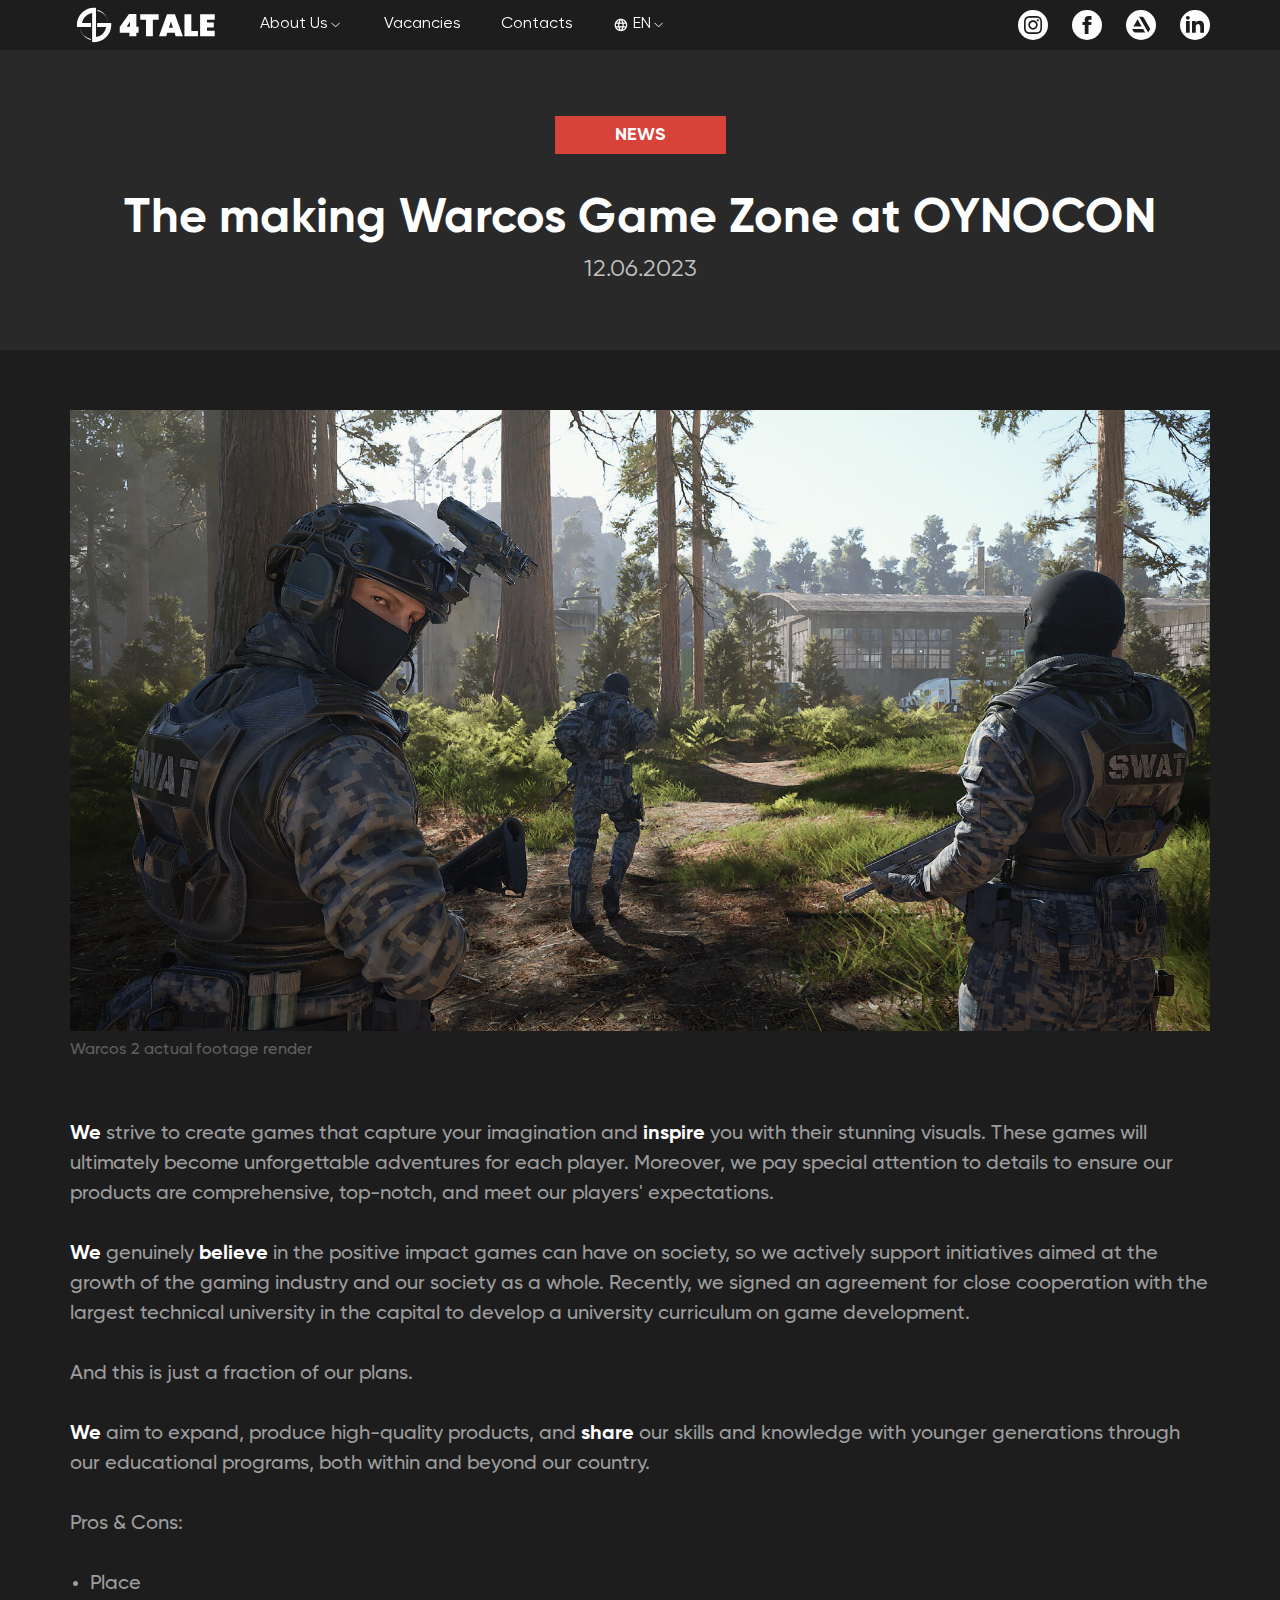
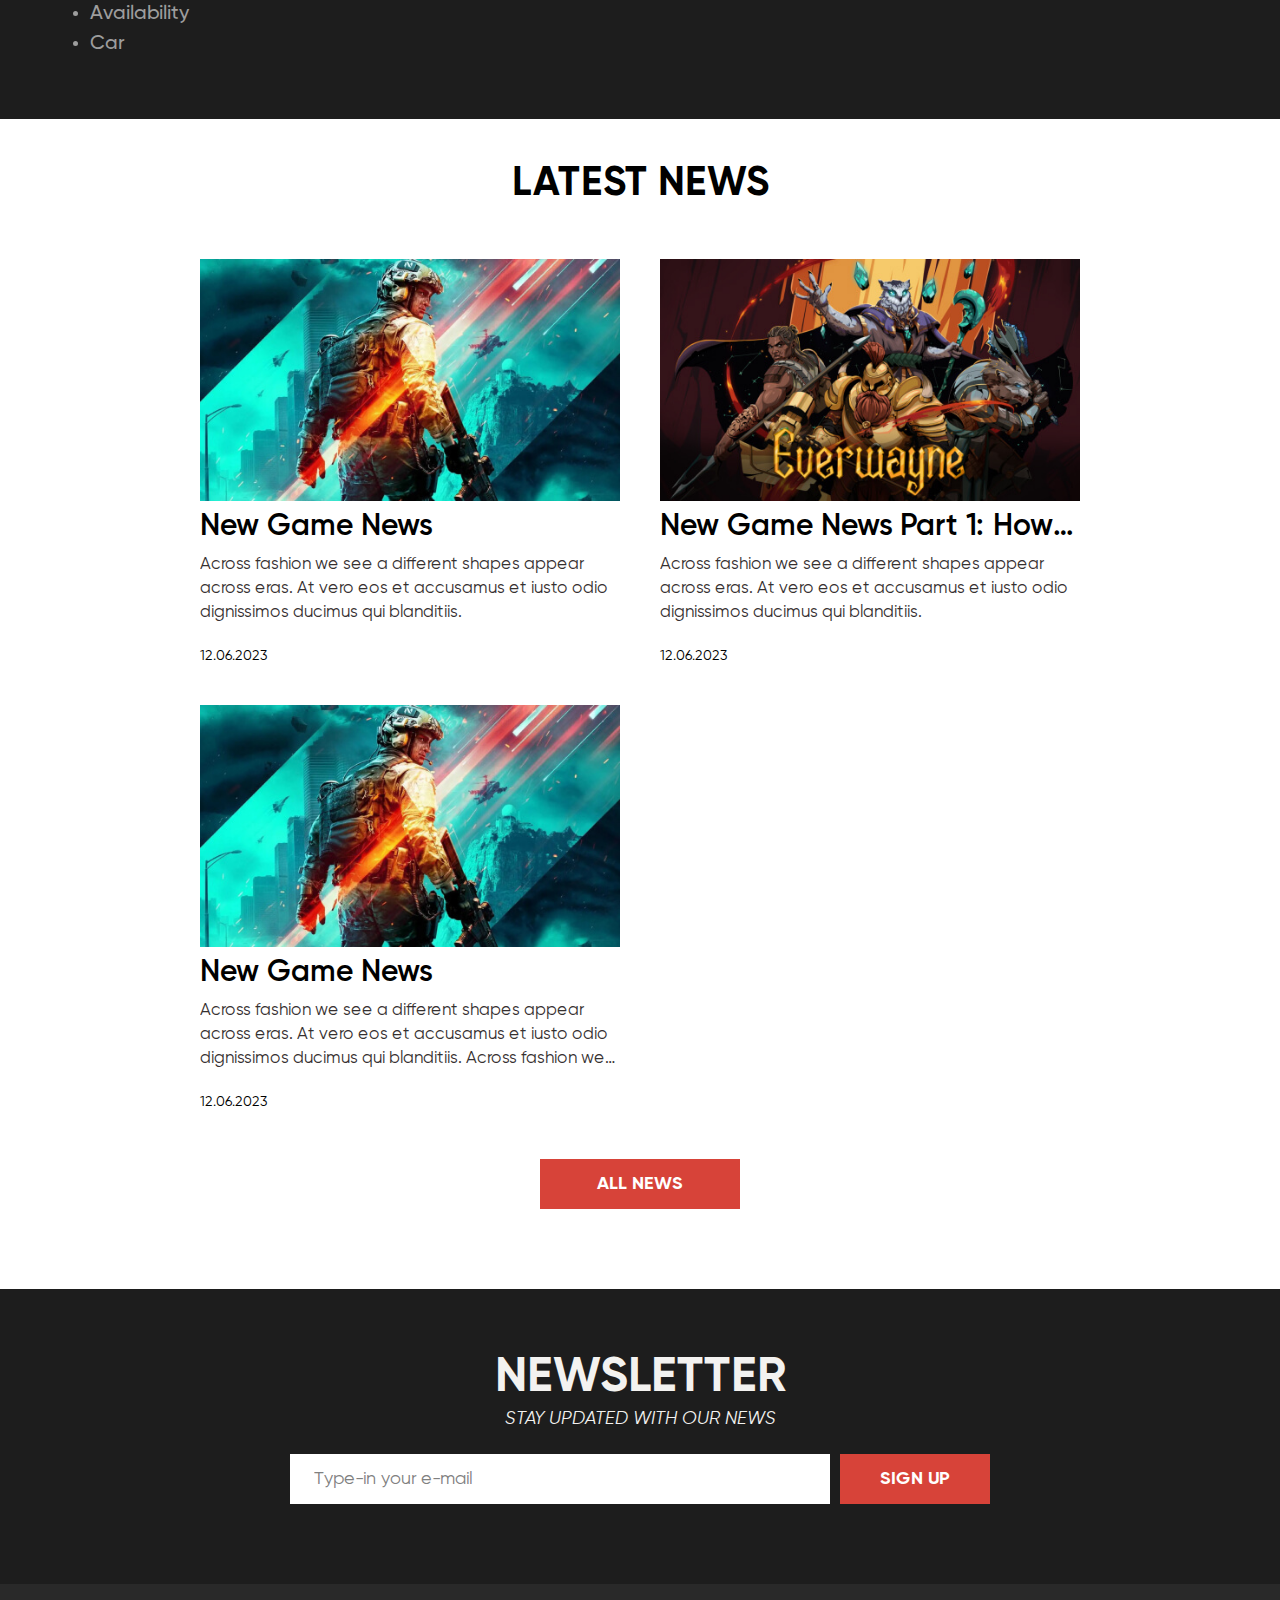
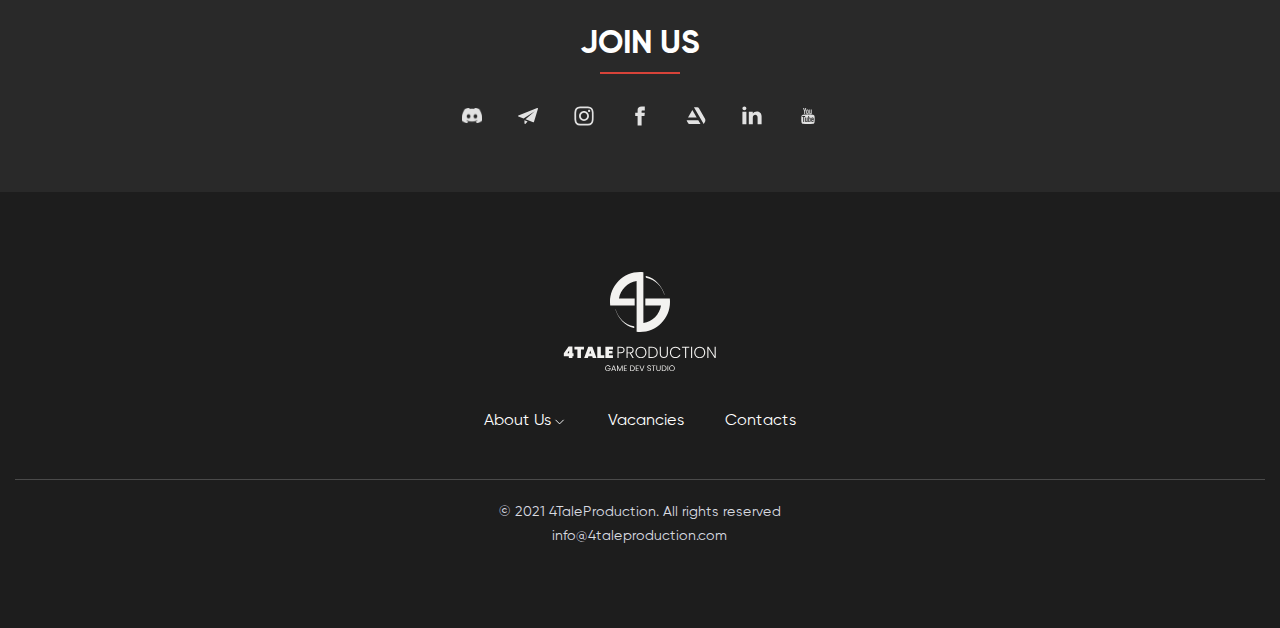
<file: one-news.html>
<!doctype html>
<html lang="en">
<head>
  <meta charset="UTF-8">
  <meta name="viewport"
        content="width=device-width, user-scalable=no, initial-scale=1.0, maximum-scale=1.0, minimum-scale=1.0">
  <meta http-equiv="X-UA-Compatible" content="ie=edge">
  <meta name="keywords" content="4tale production, 4tale, game development, gamedev, kickstarter, 3D modeling, 3D, 2D ART, VR, AR, Animation, company, 3D visualisation, rendering, warcos, shooter, rpg, game, video game">
  <title>4Tale Production</title>

  <!--Favicon Start-->
  <link rel="apple-touch-icon" sizes="180x180" href="/assets/favicon/apple-touch-icon.png">
  <link rel="icon" type="image/png" sizes="32x32" href="/assets/favicon/favicon-32x32.png">
  <link rel="icon" type="image/png" sizes="16x16" href="/assets/favicon/favicon-16x16.png">
  <link rel="manifest" href="/assets/favicon/site.webmanifest">
  <link rel="mask-icon" href="/assets/favicon/safari-pinned-tab.svg" color="#d74339">
  <meta name="msapplication-TileColor" content="#d74339">
  <meta name="theme-color" content="#ffffff">
  <!--Favicon End-->

  <!--Twitter Preview-->
  <meta property="og:url" content="https://4taleproduction.com/">
  <meta property="og:type" content="website">
  <meta property="og:title" content="Play-to-Earn Roboverse!">
  <meta property="og:description"
        content="Post-apocalyptic NFT P2E/PvP Game! Craft, stake, create NFTs, earn tokens, and customize your robots and lands!">
  <meta property="og:image" content="https://revivalofrobots.com/media/img/site-logo.jpg">
  <meta property="og:image:alt" content="Art">
  <meta property="og:locale" content="en_US">
  <meta property="og:site_name" content="4Tale Production">

  <meta name="twitter:card" content="summary_large_image">
  <meta name="twitter:site" content="@4TaleProduction">
  <meta name="twitter:creator" content="@4TaleProduction">
  <meta name="twitter:url" content="https://4taleproduction.com/">
  <meta name="twitter:title" content="Play-to-Earn Roboverse!">
  <meta name="twitter:description"
        content="Post-apocalyptic NFT P2E/PvP Game! Craft, stake, create NFTs, earn tokens, and customize your robots and lands!">
  <meta name="twitter:image" content="https://revivalofrobots.com/media/img/site-logo.jpg">
  <meta name="twitter:image:alt" content="Art">
  <!--Twitter Preview-->

  <link rel="stylesheet" href="assets/css/style.css">
  <link rel="stylesheet" href="assets/css/media.css">
  <link rel="stylesheet" href="https://cdn.jsdelivr.net/npm/swiper@9/swiper-bundle.min.css"/>
</head>
<body>
<div class="preloader" id="preloader">
  <div class="preloader__wrap">
    <div class="circle1"></div>
    <div class="circle2"></div>
  </div>
</div>
<header class="header">
  <div class="header-container container">
    <div class="header-left">
      <a href="#" class="header-logo">
        <img src="assets/media/brand/logo.svg" alt="Logo">
      </a>
      <nav class="header-menu header-menu--desktop">
        <div class="header-menu__item menu-item--dropdown">
          <p class="menu-item--toggle">
            About Us
            <svg width="17" height="16" viewBox="0 0 17 16" stroke="white" xmlns="http://www.w3.org/2000/svg">
              <path d="M4.05273 6L8.05273 10L12.0527 6" stroke-linecap="round" stroke-linejoin="round" fill="none"/>
            </svg>
          </p>
          <div class="menu-item--panel">
            <div class="menu-item--panel__content">
              <a href="#" class="menu-item--panel-item">About Us</a>
              <a href="#" class="menu-item--panel-item">Our Culture</a>
              <a href="#" class="menu-item--panel-item">Social Impact</a>
            </div>
          </div>
        </div>
        <a href="#" class="header-menu__item">Vacancies</a>
        <a href="#" class="header-menu__item">Contacts</a>
        <div class="header-menu__item menu-item--dropdown menu-item--dropdown-lang">
          <p class="menu-item--toggle">
            <svg width="17" height="16" viewBox="0 0 17 16" fill="white" xmlns="http://www.w3.org/2000/svg">
              <path d="M8.42057 14.6663C7.50946 14.6663 6.64835 14.4912 5.83724 14.141C5.02613 13.7908 4.31768 13.313 3.71191 12.7077C3.10657 12.1023 2.6288 11.3941 2.27857 10.583C1.92835 9.7719 1.75346 8.91079 1.75391 7.99967C1.75391 7.07745 1.92902 6.21345 2.27924 5.40767C2.62946 4.6019 3.10724 3.89656 3.71257 3.29167C4.31791 2.6859 5.02591 2.20812 5.83657 1.85834C6.64724 1.50856 7.50857 1.33345 8.42057 1.33301C9.3428 1.33301 10.2068 1.50812 11.0126 1.85834C11.8184 2.20856 12.5237 2.68634 13.1286 3.29167C13.7344 3.89701 14.2121 4.60256 14.5619 5.40834C14.9117 6.21412 15.0868 7.0779 15.0872 7.99967C15.0872 8.91079 14.9121 9.7719 14.5619 10.583C14.2117 11.3941 13.7339 12.1026 13.1286 12.7083C12.5232 13.3137 11.8177 13.7915 11.0119 14.1417C10.2061 14.4919 9.34235 14.6668 8.42057 14.6663ZM8.42057 13.2997C8.70946 12.8997 8.95946 12.483 9.17057 12.0497C9.38168 11.6163 9.55391 11.1552 9.68724 10.6663H7.15391C7.28724 11.1552 7.45946 11.6163 7.67057 12.0497C7.88168 12.483 8.13168 12.8997 8.42057 13.2997ZM6.68724 13.033C6.48724 12.6663 6.31213 12.2857 6.16191 11.891C6.01169 11.4963 5.8868 11.0881 5.78724 10.6663H3.82057C4.1428 11.2219 4.54569 11.7052 5.02924 12.1163C5.5128 12.5275 6.06546 12.833 6.68724 13.033ZM10.1539 13.033C10.7761 12.833 11.329 12.5275 11.8126 12.1163C12.2961 11.7052 12.6988 11.2219 13.0206 10.6663H11.0539C10.9539 11.0886 10.829 11.497 10.6792 11.8917C10.5295 12.2863 10.3544 12.6668 10.1539 13.033ZM3.25391 9.33301H5.52057C5.48724 9.11079 5.46213 8.89123 5.44524 8.67434C5.42835 8.45745 5.42013 8.23256 5.42057 7.99967C5.42057 7.76634 5.42902 7.54145 5.44591 7.32501C5.4628 7.10856 5.48769 6.88901 5.52057 6.66634H3.25391C3.19835 6.88856 3.15657 7.10812 3.12857 7.32501C3.10057 7.5419 3.0868 7.76679 3.08724 7.99967C3.08724 8.23301 3.10124 8.4579 3.12924 8.67434C3.15724 8.89079 3.1988 9.11034 3.25391 9.33301ZM6.85391 9.33301H9.98724C10.0206 9.11079 10.0457 8.89123 10.0626 8.67434C10.0795 8.45745 10.0877 8.23256 10.0872 7.99967C10.0872 7.76634 10.0788 7.54145 10.0619 7.32501C10.045 7.10856 10.0201 6.88901 9.98724 6.66634H6.85391C6.82057 6.88856 6.79546 7.10812 6.77857 7.32501C6.76168 7.5419 6.75346 7.76679 6.75391 7.99967C6.75391 8.23301 6.76235 8.4579 6.77924 8.67434C6.79613 8.89079 6.82102 9.11034 6.85391 9.33301ZM11.3206 9.33301H13.5872C13.6428 9.11079 13.6846 8.89123 13.7126 8.67434C13.7406 8.45745 13.7544 8.23256 13.7539 7.99967C13.7539 7.76634 13.7399 7.54145 13.7119 7.32501C13.6839 7.10856 13.6424 6.88901 13.5872 6.66634H11.3206C11.3539 6.88856 11.379 7.10812 11.3959 7.32501C11.4128 7.5419 11.421 7.76679 11.4206 7.99967C11.4206 8.23301 11.4121 8.4579 11.3952 8.67434C11.3784 8.89079 11.3535 9.11034 11.3206 9.33301ZM11.0539 5.33301H13.0206C12.6984 4.77745 12.2957 4.29412 11.8126 3.88301C11.3295 3.4719 10.7766 3.16634 10.1539 2.96634C10.3539 3.33301 10.529 3.71367 10.6792 4.10834C10.8295 4.50301 10.9544 4.91123 11.0539 5.33301ZM7.15391 5.33301H9.68724C9.55391 4.84412 9.38168 4.38301 9.17057 3.94967C8.95946 3.51634 8.70946 3.09967 8.42057 2.69967C8.13168 3.09967 7.88168 3.51634 7.67057 3.94967C7.45946 4.38301 7.28724 4.84412 7.15391 5.33301ZM3.82057 5.33301H5.78724C5.88724 4.91079 6.01235 4.50234 6.16257 4.10767C6.3128 3.71301 6.48768 3.33256 6.68724 2.96634C6.06502 3.16634 5.51213 3.4719 5.02857 3.88301C4.54502 4.29412 4.14235 4.77745 3.82057 5.33301Z" stroke="none"/>
            </svg>
            EN
            <svg width="17" height="16" viewBox="0 0 17 16" stroke="white" xmlns="http://www.w3.org/2000/svg">
              <path d="M4.05273 6L8.05273 10L12.0527 6" stroke-linecap="round" stroke-linejoin="round" fill="none"/>
            </svg>
          </p>
          <div class="menu-item--panel">
            <div class="menu-item--panel__content">
              <a href="#" class="menu-item--panel-item">RU</a>
            </div>
          </div>
        </div>
      </nav>
    </div>
    <div class="header-socials header-socials--desktop">
      <a href="#" target="_blank" class="header-socials__item">
        <img src="assets/media/icons/icon-instagram.svg" alt="Instagram">
      </a>
      <a href="#" target="_blank" class="header-socials__item">
        <img src="assets/media/icons/icon-facebook.svg" alt="Facebook">
      </a>
      <a href="#" target="_blank" class="header-socials__item">
        <img src="assets/media/icons/icon-artstation.svg" alt="ArtStation">
      </a>
      <a href="#" target="_blank" class="header-socials__item">
        <img src="assets/media/icons/icon-linkedin.svg" alt="Linkedin">
      </a>
    </div>
    <div class="header__burger"><span></span></div>
    <div class="header__wrapper-burger">
      <nav class="header-menu">
        <a href="#" class="header-menu__item header-burger__link">
          Home
          <svg width="13" height="24" viewBox="0 0 13 24" fill="none" xmlns="http://www.w3.org/2000/svg">
            <path d="M1 1L12 12L1 23" stroke="white"></path>
          </svg>
        </a>
        <a href="#" class="header-menu__item header-burger__link">
          About Us
          <svg width="13" height="24" viewBox="0 0 13 24" fill="none" xmlns="http://www.w3.org/2000/svg">
            <path d="M1 1L12 12L1 23" stroke="white"></path>
          </svg>
        </a>
        <a href="#" class="header-menu__item header-burger__link">
          Our Culture
          <svg width="13" height="24" viewBox="0 0 13 24" fill="none" xmlns="http://www.w3.org/2000/svg">
            <path d="M1 1L12 12L1 23" stroke="white"></path>
          </svg>
        </a>
        <a href="#" class="header-menu__item header-burger__link">
          Social Impact
          <svg width="13" height="24" viewBox="0 0 13 24" fill="none" xmlns="http://www.w3.org/2000/svg">
            <path d="M1 1L12 12L1 23" stroke="white"></path>
          </svg>
        </a>
        <a href="#" class="header-menu__item header-burger__link">
          Vacancies
          <svg width="13" height="24" viewBox="0 0 13 24" fill="none" xmlns="http://www.w3.org/2000/svg">
            <path d="M1 1L12 12L1 23" stroke="white"></path>
          </svg>
        </a>
        <a href="#" class="header-menu__item header-burger__link">
          Contacts
          <svg width="13" height="24" viewBox="0 0 13 24" fill="none" xmlns="http://www.w3.org/2000/svg">
            <path d="M1 1L12 12L1 23" stroke="white"></path>
          </svg>
        </a>
      </nav>
      <div class="header__wrapper-burger__footer">
        <div class="header__wrapper-burger__language">
          <p>Language</p>
        </div>
        <img src="assets/media/brand/logo.svg" alt="logo-image">
        <div class="header-socials">
          <a href="#" target="_blank" class="header-socials__item">
            <img src="assets/media/icons/icon-instagram.svg" alt="Instagram">
          </a>
          <a href="#" target="_blank" class="header-socials__item">
            <img src="assets/media/icons/icon-facebook.svg" alt="Facebook">
          </a>
          <a href="#" target="_blank" class="header-socials__item">
            <img src="assets/media/icons/icon-artstation.svg" alt="ArtStation">
          </a>
          <a href="#" target="_blank" class="header-socials__item">
            <img src="assets/media/icons/icon-linkedin.svg" alt="Linkedin">
          </a>
        </div>
        <a class="header__wrapper-burger__footer-mail" href="mailto:info@4taleproduction.com">info@4taleproduction.com</a>
        <p class="header__wrapper-burger__footer-rights">© 2021 4TaleProduction. Все права защищены</p>
      </div>
    </div>
  </div>
</header>

<section class="page-hero page-hero--small">
  <div class="page-hero-container container">
    <h2 class="page-hero__banner">News</h2>
    <h1 class="page-hero__title">The making Warcos Game Zone at OYNOCON</h1>
    <h3 class="page-hero__subtitle page-hero__subtitle--date">12.06.2023</h3>
  </div>
</section>

<section class="one-news">
  <div class="one-news-container container">
    <div class="one-news__content">
      <div class="one-news__image">
        <img src="assets/media/test/warcos-hero.jpg" alt="Image">
        <p class="one-news__image-text">Warcos 2 actual footage render</p>
      </div>
      <div class="one-news__body">
        <p class="one-news__text">
          <b>We</b> strive to create games that capture your imagination and <b>inspire</b> you with their stunning visuals. These games will ultimately become unforgettable adventures for each player. Moreover, we pay special attention to details to ensure our products are comprehensive, top-notch, and meet our players' expectations.
          <br><br>
          <b>We</b> genuinely <b>believe</b> in the positive impact games can have on society, so we actively support initiatives aimed at the growth of the gaming industry and our society as a whole. Recently, we signed an agreement for close cooperation with the largest technical university in the capital to develop a university curriculum on game development.
          <br><br>
          And this is just a fraction of our plans.
          <br><br>
          <b>We</b> aim to expand, produce high-quality products, and
          <b>share</b> our skills and knowledge with younger generations through our educational programs, both within and beyond our country.
        </p>
        <p class="one-news__text">Pros & Cons:</p>
        <ul class="one-news__text">
          <li>Place</li>
          <li>Availability</li>
          <li>Car</li>
        </ul>
      </div>
    </div>
  </div>
</section>




<section class="news section">
  <div class="news-container container">
    <h2 class="section-title news-title">Latest news</h2>
    <div class="news-grid">
      <a href="#" class="news-card">
        <div class="news-card__image">
          <img src="assets/media/test/warcos-preview.jpg" alt="Preview">
        </div>
        <h6 class="news-card__title">New Game News</h6>
        <p class="news-card__text">Across fashion we see a different shapes appear across eras. At vero eos et accusamus et iusto odio dignissimos ducimus qui blanditiis.</p>
        <p class="news-card__date">12.06.2023</p>
      </a>
      <a href="#" class="news-card">
        <div class="news-card__image">
          <img src="assets/media/test/everwayne-preview.jpg" alt="Preview">
        </div>
        <h6 class="news-card__title">New Game News Part 1: How to build a game? How to find good candidates?</h6>
        <p class="news-card__text">Across fashion we see a different shapes appear across eras. At vero eos et accusamus et iusto odio dignissimos ducimus qui blanditiis.</p>
        <p class="news-card__date">12.06.2023</p>
      </a>
      <a href="#" class="news-card">
        <div class="news-card__image">
          <img src="assets/media/test/warcos-preview.jpg" alt="Preview">
        </div>
        <h6 class="news-card__title">New Game News</h6>
        <p class="news-card__text">Across fashion we see a different shapes appear across eras. At vero eos et accusamus et iusto odio dignissimos ducimus qui blanditiis. Across fashion we see a different shapes appear across eras. At vero eos et accusamus et iusto odio dignissimos ducimus qui blanditiis.</p>
        <p class="news-card__date">12.06.2023</p>
      </a>
    </div>
    <a href="#" class="news__btn-view btn">All News</a>
  </div>
</section>
<section class="newsletter">
  <div class="newsletter-container container">
    <div class="newsletter-top">
      <h2 class="newsletter-title">Newsletter</h2>
      <h4 class="newsletter-subtitle">Stay updated with our news</h4>
    </div>
    <form action="#" class="newsletter-form">
      <input type="email" placeholder="Type-in your e-mail" required class="newsletter-form__input">
      <button type="submit" class="btn newsletter-form__btn">Sign Up</button>
    </form>
  </div>
</section>
<section class="socials">
  <div class="socials-container container">
    <h2 class="socials-title">Join Us</h2>
    <div class="socials-grid">
      <a href="#" target="_blank" class="socials-item">
        <img src="assets/media/icons/icon-socials-discord.svg" alt="Discord">
      </a>
      <a href="#" target="_blank" class="socials-item">
        <img src="assets/media/icons/icon-socials-tg.svg" alt="Telegram">
      </a>
      <a href="#" target="_blank" class="socials-item">
        <img src="assets/media/icons/icon-socials-insta.svg" alt="Instagram">
      </a>
      <a href="#" target="_blank" class="socials-item">
        <img src="assets/media/icons/icon-socials-fb.svg" alt="Facebook">
      </a>
      <a href="#" target="_blank" class="socials-item">
        <img src="assets/media/icons/icon-socials-art.svg" alt="ArtStation">
      </a>
      <a href="#" target="_blank" class="socials-item">
        <img src="assets/media/icons/icon-socials-linkedin.svg" alt="Linkedin">
      </a>
      <a href="#" target="_blank" class="socials-item">
        <img src="assets/media/icons/icon-socials-yt.svg" alt="Youtube">
      </a>
    </div>
  </div>
</section>
<footer class="footer">
  <div class="footer-container container">
    <a href="#" class="footer-logo">
      <img src="assets/media/brand/logo-footer.svg" alt="4Tale Production">
    </a>
    <div class="footer-menu">
      <div class="footer-menu__item footer-menu__item--dropdown menu-item--dropdown">
        <p class="menu-item--toggle">
          About Us
          <svg width="17" height="16" viewBox="0 0 17 16" stroke="white" xmlns="http://www.w3.org/2000/svg">
            <path d="M4.05273 6L8.05273 10L12.0527 6" stroke-linecap="round" stroke-linejoin="round" fill="none"/>
          </svg>
        </p>
        <div class="menu-item--panel">
          <div class="menu-item--panel__content">
            <a href="#" class="menu-item--panel-item">About Us</a>
            <a href="#" class="menu-item--panel-item">Our Culture</a>
            <a href="#" class="menu-item--panel-item">Social Impact</a>
          </div>
        </div>
      </div>
      <a href="#" class="footer-menu__item">Vacancies</a>
      <a href="#" class="footer-menu__item">Contacts</a>
    </div>
    <div class="footer-bottom">
      <p class="footer-bottom__text">© 2021 4TaleProduction. All rights reserved</p>
      <a href="mailto:info@4taleproduction.com" class="footer-bottom__text">info@4taleproduction.com</a>
    </div>
  </div>
</footer>

<script src="https://cdn.jsdelivr.net/npm/swiper@9/swiper-bundle.min.js"></script>
<script src="https://code.jquery.com/jquery-3.7.0.min.js" integrity="sha256-2Pmvv0kuTBOenSvLm6bvfBSSHrUJ+3A7x6P5Ebd07/g=" crossorigin="anonymous"></script>
<script src="assets/js/script.js"></script>
</body>
</html>
</file>
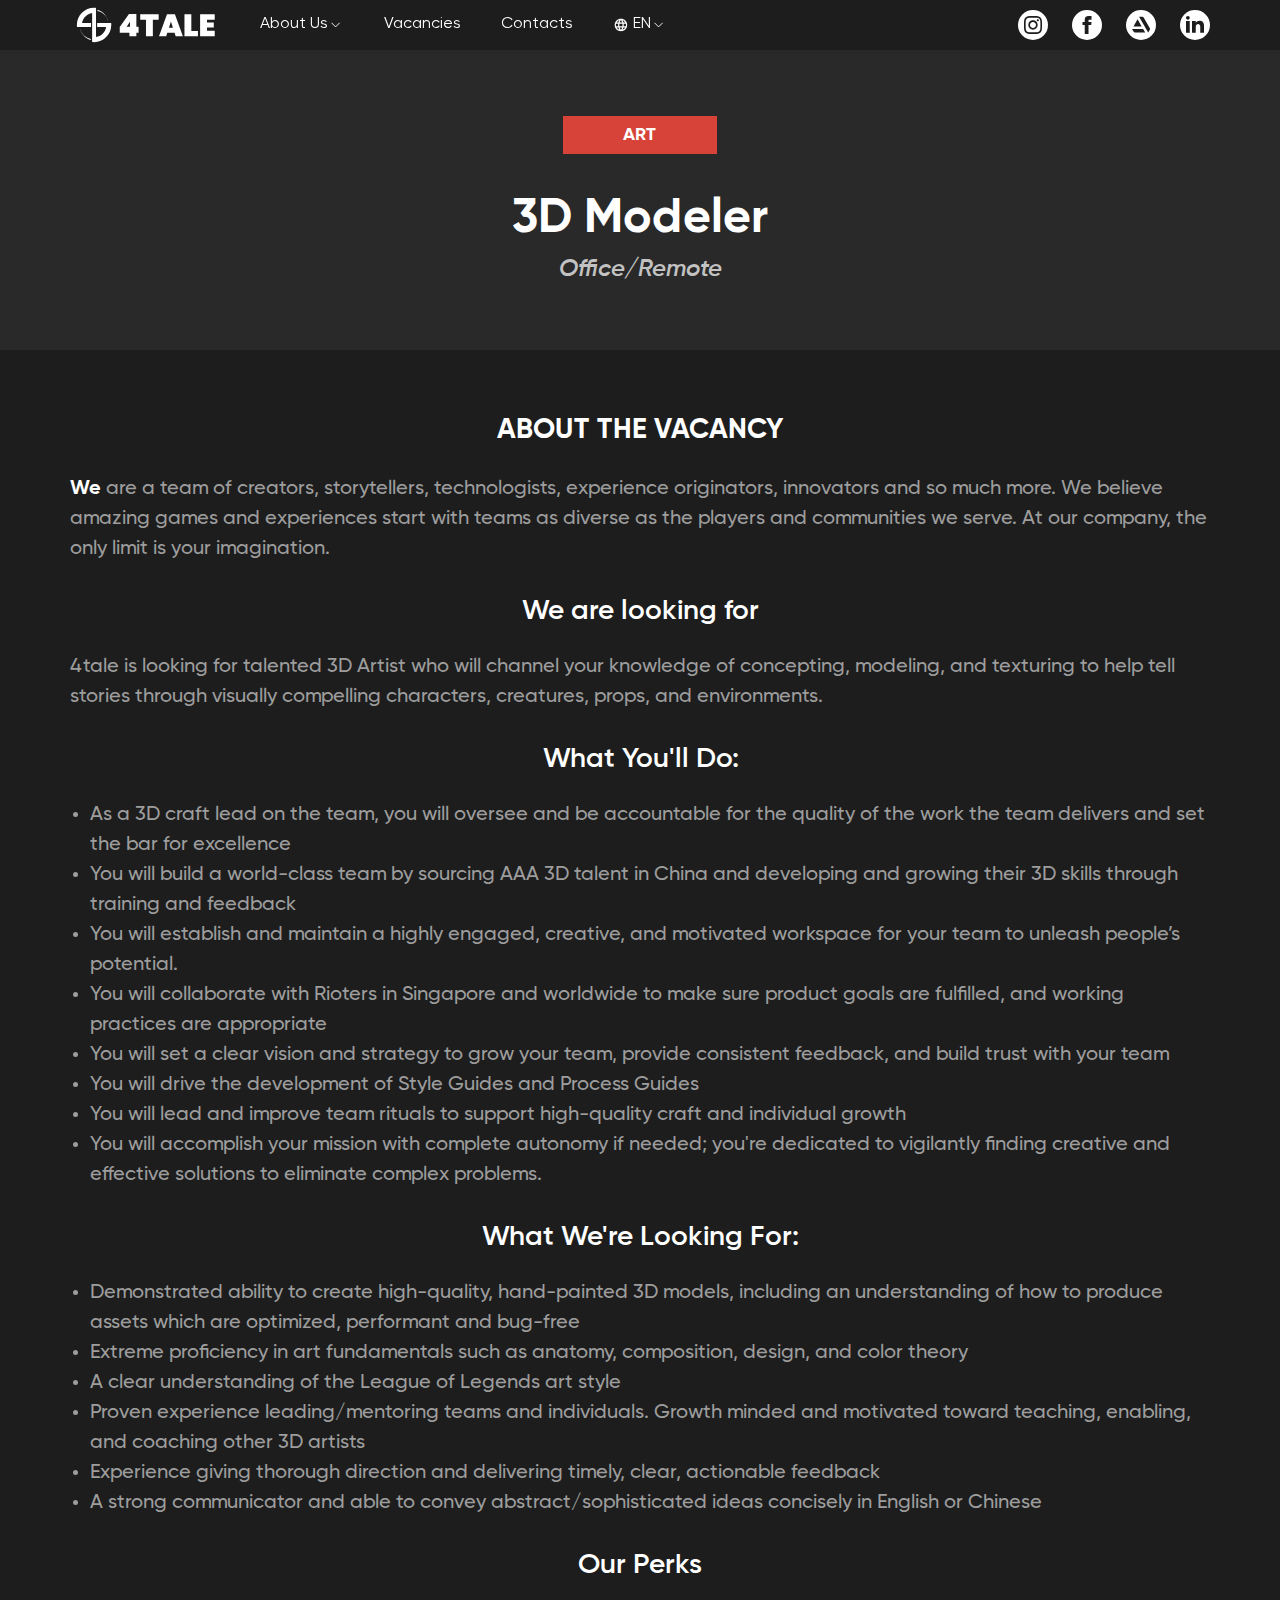
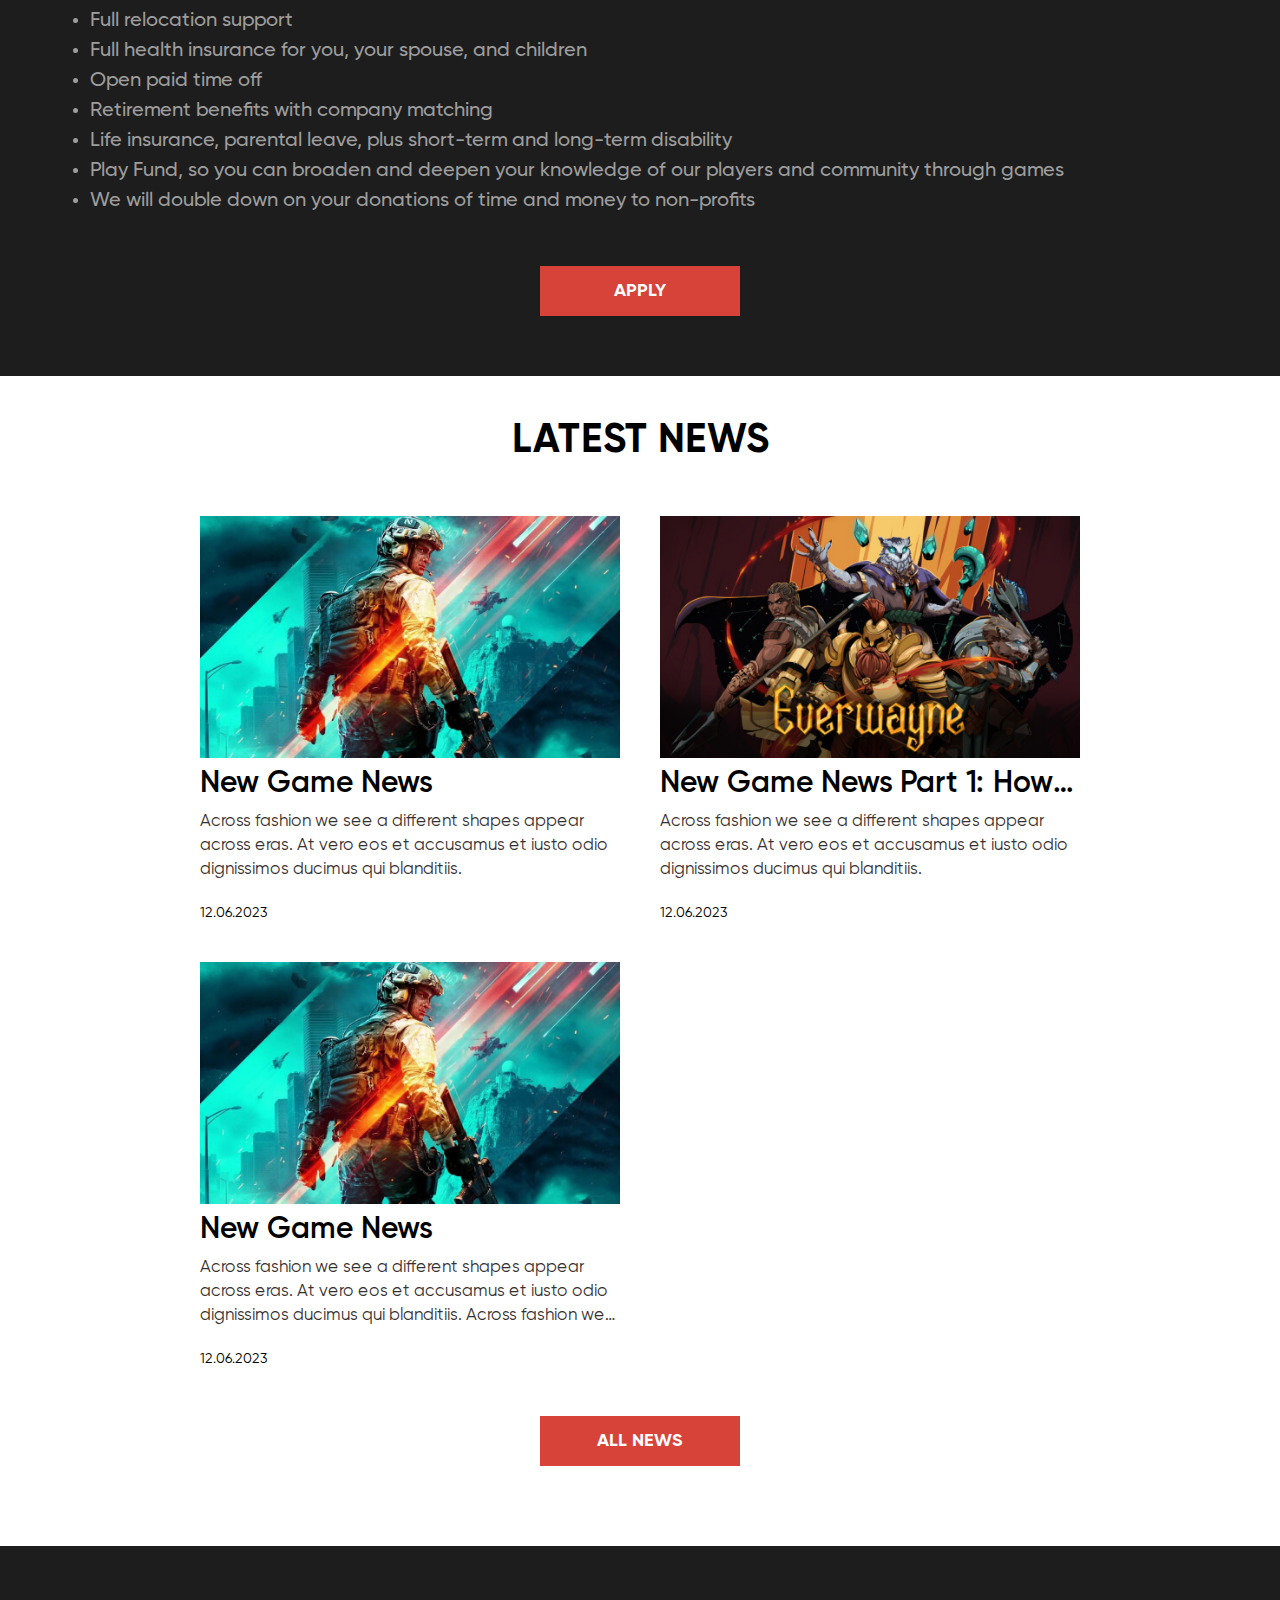
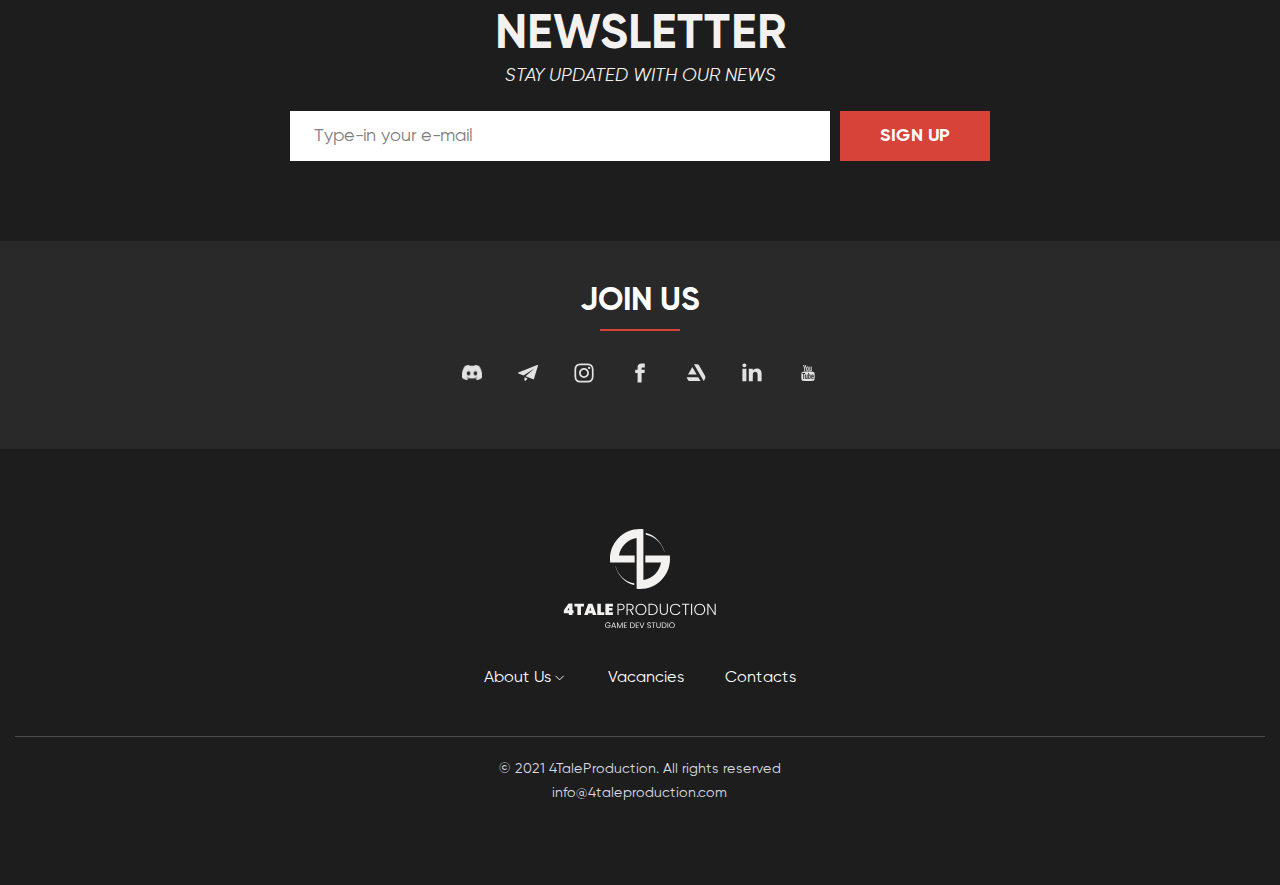
<file: one-vacancy.html>
<!doctype html>
<html lang="en">
<head>
  <meta charset="UTF-8">
  <meta name="viewport"
        content="width=device-width, user-scalable=no, initial-scale=1.0, maximum-scale=1.0, minimum-scale=1.0">
  <meta http-equiv="X-UA-Compatible" content="ie=edge">
  <meta name="keywords" content="4tale production, 4tale, game development, gamedev, kickstarter, 3D modeling, 3D, 2D ART, VR, AR, Animation, company, 3D visualisation, rendering, warcos, shooter, rpg, game, video game">
  <title>4Tale Production</title>

  <!--Favicon Start-->
  <link rel="apple-touch-icon" sizes="180x180" href="/assets/favicon/apple-touch-icon.png">
  <link rel="icon" type="image/png" sizes="32x32" href="/assets/favicon/favicon-32x32.png">
  <link rel="icon" type="image/png" sizes="16x16" href="/assets/favicon/favicon-16x16.png">
  <link rel="manifest" href="/assets/favicon/site.webmanifest">
  <link rel="mask-icon" href="/assets/favicon/safari-pinned-tab.svg" color="#d74339">
  <meta name="msapplication-TileColor" content="#d74339">
  <meta name="theme-color" content="#ffffff">
  <!--Favicon End-->

  <!--Twitter Preview-->
  <meta property="og:url" content="https://4taleproduction.com/">
  <meta property="og:type" content="website">
  <meta property="og:title" content="Play-to-Earn Roboverse!">
  <meta property="og:description"
        content="Post-apocalyptic NFT P2E/PvP Game! Craft, stake, create NFTs, earn tokens, and customize your robots and lands!">
  <meta property="og:image" content="https://revivalofrobots.com/media/img/site-logo.jpg">
  <meta property="og:image:alt" content="Art">
  <meta property="og:locale" content="en_US">
  <meta property="og:site_name" content="4Tale Production">

  <meta name="twitter:card" content="summary_large_image">
  <meta name="twitter:site" content="@4TaleProduction">
  <meta name="twitter:creator" content="@4TaleProduction">
  <meta name="twitter:url" content="https://4taleproduction.com/">
  <meta name="twitter:title" content="Play-to-Earn Roboverse!">
  <meta name="twitter:description"
        content="Post-apocalyptic NFT P2E/PvP Game! Craft, stake, create NFTs, earn tokens, and customize your robots and lands!">
  <meta name="twitter:image" content="https://revivalofrobots.com/media/img/site-logo.jpg">
  <meta name="twitter:image:alt" content="Art">
  <!--Twitter Preview-->

  <link rel="stylesheet" href="assets/css/style.css">
  <link rel="stylesheet" href="assets/css/media.css">
  <link rel="stylesheet" href="https://cdn.jsdelivr.net/npm/swiper@9/swiper-bundle.min.css"/>
</head>
<body>
<div class="preloader" id="preloader">
  <div class="preloader__wrap">
    <div class="circle1"></div>
    <div class="circle2"></div>
  </div>
</div>
<header class="header">
  <div class="header-container container">
    <div class="header-left">
      <a href="#" class="header-logo">
        <img src="assets/media/brand/logo.svg" alt="Logo">
      </a>
      <nav class="header-menu header-menu--desktop">
        <div class="header-menu__item menu-item--dropdown">
          <p class="menu-item--toggle">
            About Us
            <svg width="17" height="16" viewBox="0 0 17 16" stroke="white" xmlns="http://www.w3.org/2000/svg">
              <path d="M4.05273 6L8.05273 10L12.0527 6" stroke-linecap="round" stroke-linejoin="round" fill="none"/>
            </svg>
          </p>
          <div class="menu-item--panel">
            <div class="menu-item--panel__content">
              <a href="#" class="menu-item--panel-item">About Us</a>
              <a href="#" class="menu-item--panel-item">Our Culture</a>
              <a href="#" class="menu-item--panel-item">Social Impact</a>
            </div>
          </div>
        </div>
        <a href="#" class="header-menu__item">Vacancies</a>
        <a href="#" class="header-menu__item">Contacts</a>
        <div class="header-menu__item menu-item--dropdown menu-item--dropdown-lang">
          <p class="menu-item--toggle">
            <svg width="17" height="16" viewBox="0 0 17 16" fill="white" xmlns="http://www.w3.org/2000/svg">
              <path d="M8.42057 14.6663C7.50946 14.6663 6.64835 14.4912 5.83724 14.141C5.02613 13.7908 4.31768 13.313 3.71191 12.7077C3.10657 12.1023 2.6288 11.3941 2.27857 10.583C1.92835 9.7719 1.75346 8.91079 1.75391 7.99967C1.75391 7.07745 1.92902 6.21345 2.27924 5.40767C2.62946 4.6019 3.10724 3.89656 3.71257 3.29167C4.31791 2.6859 5.02591 2.20812 5.83657 1.85834C6.64724 1.50856 7.50857 1.33345 8.42057 1.33301C9.3428 1.33301 10.2068 1.50812 11.0126 1.85834C11.8184 2.20856 12.5237 2.68634 13.1286 3.29167C13.7344 3.89701 14.2121 4.60256 14.5619 5.40834C14.9117 6.21412 15.0868 7.0779 15.0872 7.99967C15.0872 8.91079 14.9121 9.7719 14.5619 10.583C14.2117 11.3941 13.7339 12.1026 13.1286 12.7083C12.5232 13.3137 11.8177 13.7915 11.0119 14.1417C10.2061 14.4919 9.34235 14.6668 8.42057 14.6663ZM8.42057 13.2997C8.70946 12.8997 8.95946 12.483 9.17057 12.0497C9.38168 11.6163 9.55391 11.1552 9.68724 10.6663H7.15391C7.28724 11.1552 7.45946 11.6163 7.67057 12.0497C7.88168 12.483 8.13168 12.8997 8.42057 13.2997ZM6.68724 13.033C6.48724 12.6663 6.31213 12.2857 6.16191 11.891C6.01169 11.4963 5.8868 11.0881 5.78724 10.6663H3.82057C4.1428 11.2219 4.54569 11.7052 5.02924 12.1163C5.5128 12.5275 6.06546 12.833 6.68724 13.033ZM10.1539 13.033C10.7761 12.833 11.329 12.5275 11.8126 12.1163C12.2961 11.7052 12.6988 11.2219 13.0206 10.6663H11.0539C10.9539 11.0886 10.829 11.497 10.6792 11.8917C10.5295 12.2863 10.3544 12.6668 10.1539 13.033ZM3.25391 9.33301H5.52057C5.48724 9.11079 5.46213 8.89123 5.44524 8.67434C5.42835 8.45745 5.42013 8.23256 5.42057 7.99967C5.42057 7.76634 5.42902 7.54145 5.44591 7.32501C5.4628 7.10856 5.48769 6.88901 5.52057 6.66634H3.25391C3.19835 6.88856 3.15657 7.10812 3.12857 7.32501C3.10057 7.5419 3.0868 7.76679 3.08724 7.99967C3.08724 8.23301 3.10124 8.4579 3.12924 8.67434C3.15724 8.89079 3.1988 9.11034 3.25391 9.33301ZM6.85391 9.33301H9.98724C10.0206 9.11079 10.0457 8.89123 10.0626 8.67434C10.0795 8.45745 10.0877 8.23256 10.0872 7.99967C10.0872 7.76634 10.0788 7.54145 10.0619 7.32501C10.045 7.10856 10.0201 6.88901 9.98724 6.66634H6.85391C6.82057 6.88856 6.79546 7.10812 6.77857 7.32501C6.76168 7.5419 6.75346 7.76679 6.75391 7.99967C6.75391 8.23301 6.76235 8.4579 6.77924 8.67434C6.79613 8.89079 6.82102 9.11034 6.85391 9.33301ZM11.3206 9.33301H13.5872C13.6428 9.11079 13.6846 8.89123 13.7126 8.67434C13.7406 8.45745 13.7544 8.23256 13.7539 7.99967C13.7539 7.76634 13.7399 7.54145 13.7119 7.32501C13.6839 7.10856 13.6424 6.88901 13.5872 6.66634H11.3206C11.3539 6.88856 11.379 7.10812 11.3959 7.32501C11.4128 7.5419 11.421 7.76679 11.4206 7.99967C11.4206 8.23301 11.4121 8.4579 11.3952 8.67434C11.3784 8.89079 11.3535 9.11034 11.3206 9.33301ZM11.0539 5.33301H13.0206C12.6984 4.77745 12.2957 4.29412 11.8126 3.88301C11.3295 3.4719 10.7766 3.16634 10.1539 2.96634C10.3539 3.33301 10.529 3.71367 10.6792 4.10834C10.8295 4.50301 10.9544 4.91123 11.0539 5.33301ZM7.15391 5.33301H9.68724C9.55391 4.84412 9.38168 4.38301 9.17057 3.94967C8.95946 3.51634 8.70946 3.09967 8.42057 2.69967C8.13168 3.09967 7.88168 3.51634 7.67057 3.94967C7.45946 4.38301 7.28724 4.84412 7.15391 5.33301ZM3.82057 5.33301H5.78724C5.88724 4.91079 6.01235 4.50234 6.16257 4.10767C6.3128 3.71301 6.48768 3.33256 6.68724 2.96634C6.06502 3.16634 5.51213 3.4719 5.02857 3.88301C4.54502 4.29412 4.14235 4.77745 3.82057 5.33301Z" stroke="none"/>
            </svg>
            EN
            <svg width="17" height="16" viewBox="0 0 17 16" stroke="white" xmlns="http://www.w3.org/2000/svg">
              <path d="M4.05273 6L8.05273 10L12.0527 6" stroke-linecap="round" stroke-linejoin="round" fill="none"/>
            </svg>
          </p>
          <div class="menu-item--panel">
            <div class="menu-item--panel__content">
              <a href="#" class="menu-item--panel-item">RU</a>
            </div>
          </div>
        </div>
      </nav>
    </div>
    <div class="header-socials header-socials--desktop">
      <a href="#" target="_blank" class="header-socials__item">
        <img src="assets/media/icons/icon-instagram.svg" alt="Instagram">
      </a>
      <a href="#" target="_blank" class="header-socials__item">
        <img src="assets/media/icons/icon-facebook.svg" alt="Facebook">
      </a>
      <a href="#" target="_blank" class="header-socials__item">
        <img src="assets/media/icons/icon-artstation.svg" alt="ArtStation">
      </a>
      <a href="#" target="_blank" class="header-socials__item">
        <img src="assets/media/icons/icon-linkedin.svg" alt="Linkedin">
      </a>
    </div>
    <div class="header__burger"><span></span></div>
    <div class="header__wrapper-burger">
      <nav class="header-menu">
        <a href="#" class="header-menu__item header-burger__link">
          Home
          <svg width="13" height="24" viewBox="0 0 13 24" fill="none" xmlns="http://www.w3.org/2000/svg">
            <path d="M1 1L12 12L1 23" stroke="white"></path>
          </svg>
        </a>
        <a href="#" class="header-menu__item header-burger__link">
          About Us
          <svg width="13" height="24" viewBox="0 0 13 24" fill="none" xmlns="http://www.w3.org/2000/svg">
            <path d="M1 1L12 12L1 23" stroke="white"></path>
          </svg>
        </a>
        <a href="#" class="header-menu__item header-burger__link">
          Our Culture
          <svg width="13" height="24" viewBox="0 0 13 24" fill="none" xmlns="http://www.w3.org/2000/svg">
            <path d="M1 1L12 12L1 23" stroke="white"></path>
          </svg>
        </a>
        <a href="#" class="header-menu__item header-burger__link">
          Social Impact
          <svg width="13" height="24" viewBox="0 0 13 24" fill="none" xmlns="http://www.w3.org/2000/svg">
            <path d="M1 1L12 12L1 23" stroke="white"></path>
          </svg>
        </a>
        <a href="#" class="header-menu__item header-burger__link">
          Vacancies
          <svg width="13" height="24" viewBox="0 0 13 24" fill="none" xmlns="http://www.w3.org/2000/svg">
            <path d="M1 1L12 12L1 23" stroke="white"></path>
          </svg>
        </a>
        <a href="#" class="header-menu__item header-burger__link">
          Contacts
          <svg width="13" height="24" viewBox="0 0 13 24" fill="none" xmlns="http://www.w3.org/2000/svg">
            <path d="M1 1L12 12L1 23" stroke="white"></path>
          </svg>
        </a>
      </nav>
      <div class="header__wrapper-burger__footer">
        <div class="header__wrapper-burger__language">
          <p>Language</p>
        </div>
        <img src="assets/media/brand/logo.svg" alt="logo-image">
        <div class="header-socials">
          <a href="#" target="_blank" class="header-socials__item">
            <img src="assets/media/icons/icon-instagram.svg" alt="Instagram">
          </a>
          <a href="#" target="_blank" class="header-socials__item">
            <img src="assets/media/icons/icon-facebook.svg" alt="Facebook">
          </a>
          <a href="#" target="_blank" class="header-socials__item">
            <img src="assets/media/icons/icon-artstation.svg" alt="ArtStation">
          </a>
          <a href="#" target="_blank" class="header-socials__item">
            <img src="assets/media/icons/icon-linkedin.svg" alt="Linkedin">
          </a>
        </div>
        <a class="header__wrapper-burger__footer-mail" href="mailto:info@4taleproduction.com">info@4taleproduction.com</a>
        <p class="header__wrapper-burger__footer-rights">© 2021 4TaleProduction. Все права защищены</p>
      </div>
    </div>
  </div>
</header>

<section class="page-hero page-hero--small">
  <div class="page-hero-container container">
    <h2 class="page-hero__banner">Art</h2>
    <h1 class="page-hero__title">3D Modeler</h1>
    <h3 class="page-hero__subtitle">Office/Remote</h3>
  </div>
</section>

<section class="vacancy">
  <div class="vacancy-container container">
    <div class="vacancy-content">
      <h4 class="vacancy-title vacancy-title--uppercase">About the vacancy</h4>
      <p class="vacancy-text"><b>We</b> are a team of creators, storytellers, technologists, experience originators, innovators and so much more. We believe amazing games and experiences start with teams as diverse as the players and communities we serve. At our company, the only limit is your imagination.</p>
      <h4 class="vacancy-title">We are looking for</h4>
      <p class="vacancy-text">4tale is looking for talented 3D Artist who will channel your knowledge of concepting, modeling, and texturing to help tell stories through visually compelling characters, creatures, props, and environments.</p>
      <h4 class="vacancy-title">What You'll Do:</h4>
      <ul class="vacancy-text">
        <li>As a 3D craft lead on the team, you will oversee and be accountable for the quality of the work the team delivers and set the bar for excellence</li>
        <li>You will build a world-class team by sourcing AAA 3D talent in China and developing and growing their 3D skills through training and feedback</li>
        <li>You will establish and maintain a highly engaged, creative, and motivated workspace for your team to unleash people’s potential.</li>
        <li>You will collaborate with Rioters in Singapore and worldwide to make sure product goals are fulfilled, and working practices are appropriate</li>
        <li>You will set a clear vision and strategy to grow your team, provide consistent feedback, and build trust with your team</li>
        <li>You will drive the development of Style Guides and Process Guides</li>
        <li>You will lead and improve team rituals to support high-quality craft and individual growth</li>
        <li>You will accomplish your mission with complete autonomy if needed; you're dedicated to vigilantly finding creative and effective solutions to eliminate complex problems.</li>
      </ul>
      <h4 class="vacancy-title">What We're Looking For:</h4>
      <ul class="vacancy-text">
        <li>Demonstrated ability to create high-quality, hand-painted 3D models, including an understanding of how to produce assets which are optimized, performant and bug-free</li>
        <li>Extreme proficiency in art fundamentals such as anatomy, composition, design, and color theory</li>
        <li>A clear understanding of the League of Legends art style</li>
        <li>Proven experience leading/mentoring teams and individuals. Growth minded and motivated toward teaching, enabling, and coaching other 3D artists</li>
        <li>Experience giving thorough direction and delivering timely, clear, actionable feedback</li>
        <li>A strong communicator and able to convey abstract/sophisticated ideas concisely in English or Chinese</li>
      </ul>
      <h4 class="vacancy-title">Our Perks</h4>
      <ul class="vacancy-text">
        <li>Full relocation support</li>
        <li>Full health insurance for you, your spouse, and children</li>
        <li>Open paid time off</li>
        <li>Retirement benefits with company matching</li>
        <li>Life insurance, parental leave, plus short-term and long-term disability</li>
        <li>Play Fund, so you can broaden and deepen your knowledge of our players and community through games</li>
        <li>We will double down on your donations of time and money to non-profits</li>
      </ul>
      <button type="button" class="btn vacancy-btn-apply">Apply</button>
    </div>
  </div>
</section>

<form action="#" class="apply contact-form">
  <div class="apply-container container">
    <div class="apply-content contact-form__content">
      <h2 class="contact-form__title">Apply for this job</h2>
      <div class="contact-form__row">
        <div class="contact-form__item">
          <label for="name">First Name*</label>
          <input type="text" id="name" name="name" required>
        </div>
        <div class="contact-form__item">
          <label for="secondName">Second Name*</label>
          <input type="text" id="secondName" name="secondName" required>
        </div>
      </div>
      <div class="contact-form__row">
        <div class="contact-form__item">
          <label for="number">Phone number</label>
          <input type="number" id="number" name="number">
        </div>
        <div class="contact-form__item">
          <label for="portfolioLink">Portfolio Link</label>
          <input type="text" id="portfolioLink" name="portfolioLink">
        </div>
      </div>
      <div class="contact-form__item">
        <label for="email">Email*</label>
        <input type="email" id="email" name="email" required>
      </div>
      <div class="contact-form__item contact-form__file">
        <label>Attach File</label>
        <div class="contact-form__file-toggle">
          <p class="contact-form__file-toggle__text">Browse CV/Resume/File/Cover Letter  or just drop it here</p>
        </div>
        <div class="contact-form__file-list">
          <div class="contact-form__file-item">
            <img src="assets/media/icons/icon-file.svg" alt="File">
            <p class="contact-form__file-item__title">MyCV.pdf</p>
            <button type="button" class="contact-form__file-item__btn">
              <svg width="25" height="24" fill="white" viewBox="0 0 25 24" xmlns="http://www.w3.org/2000/svg">
                <path d="M6.9 19L5.5 17.6L11.1 12L5.5 6.4L6.9 5L12.5 10.6L18.1 5L19.5 6.4L13.9 12L19.5 17.6L18.1 19L12.5 13.4L6.9 19Z"/>
              </svg>
            </button>
          </div>
          <div class="contact-form__file-item">
            <img src="assets/media/icons/icon-file.svg" alt="File">
            <p class="contact-form__file-item__title">MyCVasfdhasdkfMyCVasfdhasdkf adsjfkasjdf.pdfMyCVasfdhasdkf adsjfkasjdf.pdfMyCVasfdhasdkf adsjfkasjdf.pdf adsjfkasjdf.pdf</p>
            <button type="button" class="contact-form__file-item__btn">
              <svg width="25" height="24" fill="white" viewBox="0 0 25 24" xmlns="http://www.w3.org/2000/svg">
                <path d="M6.9 19L5.5 17.6L11.1 12L5.5 6.4L6.9 5L12.5 10.6L18.1 5L19.5 6.4L13.9 12L19.5 17.6L18.1 19L12.5 13.4L6.9 19Z"/>
              </svg>
            </button>
          </div>
        </div>
      </div>
      <div class="contact-form__item">
        <label for="description">Tell us more about you</label>
        <textarea name="textarea" id="description" rows="5"></textarea>
      </div>
      <div class="contact-form__item">
        <label for="linkedin">LinkedIn Profile URL</label>
        <input type="text" id="linkedin" name="linkedin">
      </div>
      <p class="contact-form__text">By submitting an application, I acknowledge that I have read and understand the 4tale production Candidate Privacy Notice</p>
      <button type="submit" class="btn contact-form__btn">Submit application</button>
    </div>
  </div>
</form>

<section class="news section">
  <div class="news-container container">
    <h2 class="section-title news-title">Latest news</h2>
    <div class="news-grid">
      <a href="#" class="news-card">
        <div class="news-card__image">
          <img src="assets/media/test/warcos-preview.jpg" alt="Preview">
        </div>
        <h6 class="news-card__title">New Game News</h6>
        <p class="news-card__text">Across fashion we see a different shapes appear across eras. At vero eos et accusamus et iusto odio dignissimos ducimus qui blanditiis.</p>
        <p class="news-card__date">12.06.2023</p>
      </a>
      <a href="#" class="news-card">
        <div class="news-card__image">
          <img src="assets/media/test/everwayne-preview.jpg" alt="Preview">
        </div>
        <h6 class="news-card__title">New Game News Part 1: How to build a game? How to find good candidates?</h6>
        <p class="news-card__text">Across fashion we see a different shapes appear across eras. At vero eos et accusamus et iusto odio dignissimos ducimus qui blanditiis.</p>
        <p class="news-card__date">12.06.2023</p>
      </a>
      <a href="#" class="news-card">
        <div class="news-card__image">
          <img src="assets/media/test/warcos-preview.jpg" alt="Preview">
        </div>
        <h6 class="news-card__title">New Game News</h6>
        <p class="news-card__text">Across fashion we see a different shapes appear across eras. At vero eos et accusamus et iusto odio dignissimos ducimus qui blanditiis. Across fashion we see a different shapes appear across eras. At vero eos et accusamus et iusto odio dignissimos ducimus qui blanditiis.</p>
        <p class="news-card__date">12.06.2023</p>
      </a>
    </div>
    <a href="#" class="news__btn-view btn">All News</a>
  </div>
</section>
<section class="newsletter">
  <div class="newsletter-container container">
    <div class="newsletter-top">
      <h2 class="newsletter-title">Newsletter</h2>
      <h4 class="newsletter-subtitle">Stay updated with our news</h4>
    </div>
    <form action="#" class="newsletter-form">
      <input type="email" placeholder="Type-in your e-mail" required class="newsletter-form__input">
      <button type="submit" class="btn newsletter-form__btn">Sign Up</button>
    </form>
  </div>
</section>
<section class="socials">
  <div class="socials-container container">
    <h2 class="socials-title">Join Us</h2>
    <div class="socials-grid">
      <a href="#" target="_blank" class="socials-item">
        <img src="assets/media/icons/icon-socials-discord.svg" alt="Discord">
      </a>
      <a href="#" target="_blank" class="socials-item">
        <img src="assets/media/icons/icon-socials-tg.svg" alt="Telegram">
      </a>
      <a href="#" target="_blank" class="socials-item">
        <img src="assets/media/icons/icon-socials-insta.svg" alt="Instagram">
      </a>
      <a href="#" target="_blank" class="socials-item">
        <img src="assets/media/icons/icon-socials-fb.svg" alt="Facebook">
      </a>
      <a href="#" target="_blank" class="socials-item">
        <img src="assets/media/icons/icon-socials-art.svg" alt="ArtStation">
      </a>
      <a href="#" target="_blank" class="socials-item">
        <img src="assets/media/icons/icon-socials-linkedin.svg" alt="Linkedin">
      </a>
      <a href="#" target="_blank" class="socials-item">
        <img src="assets/media/icons/icon-socials-yt.svg" alt="Youtube">
      </a>
    </div>
  </div>
</section>
<footer class="footer">
  <div class="footer-container container">
    <a href="#" class="footer-logo">
      <img src="assets/media/brand/logo-footer.svg" alt="4Tale Production">
    </a>
    <div class="footer-menu">
      <div class="footer-menu__item footer-menu__item--dropdown menu-item--dropdown">
        <p class="menu-item--toggle">
          About Us
          <svg width="17" height="16" viewBox="0 0 17 16" stroke="white" xmlns="http://www.w3.org/2000/svg">
            <path d="M4.05273 6L8.05273 10L12.0527 6" stroke-linecap="round" stroke-linejoin="round" fill="none"/>
          </svg>
        </p>
        <div class="menu-item--panel">
          <div class="menu-item--panel__content">
            <a href="#" class="menu-item--panel-item">About Us</a>
            <a href="#" class="menu-item--panel-item">Our Culture</a>
            <a href="#" class="menu-item--panel-item">Social Impact</a>
          </div>
        </div>
      </div>
      <a href="#" class="footer-menu__item">Vacancies</a>
      <a href="#" class="footer-menu__item">Contacts</a>
    </div>
    <div class="footer-bottom">
      <p class="footer-bottom__text">© 2021 4TaleProduction. All rights reserved</p>
      <a href="mailto:info@4taleproduction.com" class="footer-bottom__text">info@4taleproduction.com</a>
    </div>
  </div>
</footer>

<script src="https://cdn.jsdelivr.net/npm/swiper@9/swiper-bundle.min.js"></script>
<script src="https://code.jquery.com/jquery-3.7.0.min.js" integrity="sha256-2Pmvv0kuTBOenSvLm6bvfBSSHrUJ+3A7x6P5Ebd07/g=" crossorigin="anonymous"></script>
<script src="assets/js/script.js"></script>
</body>
</html>
</file>
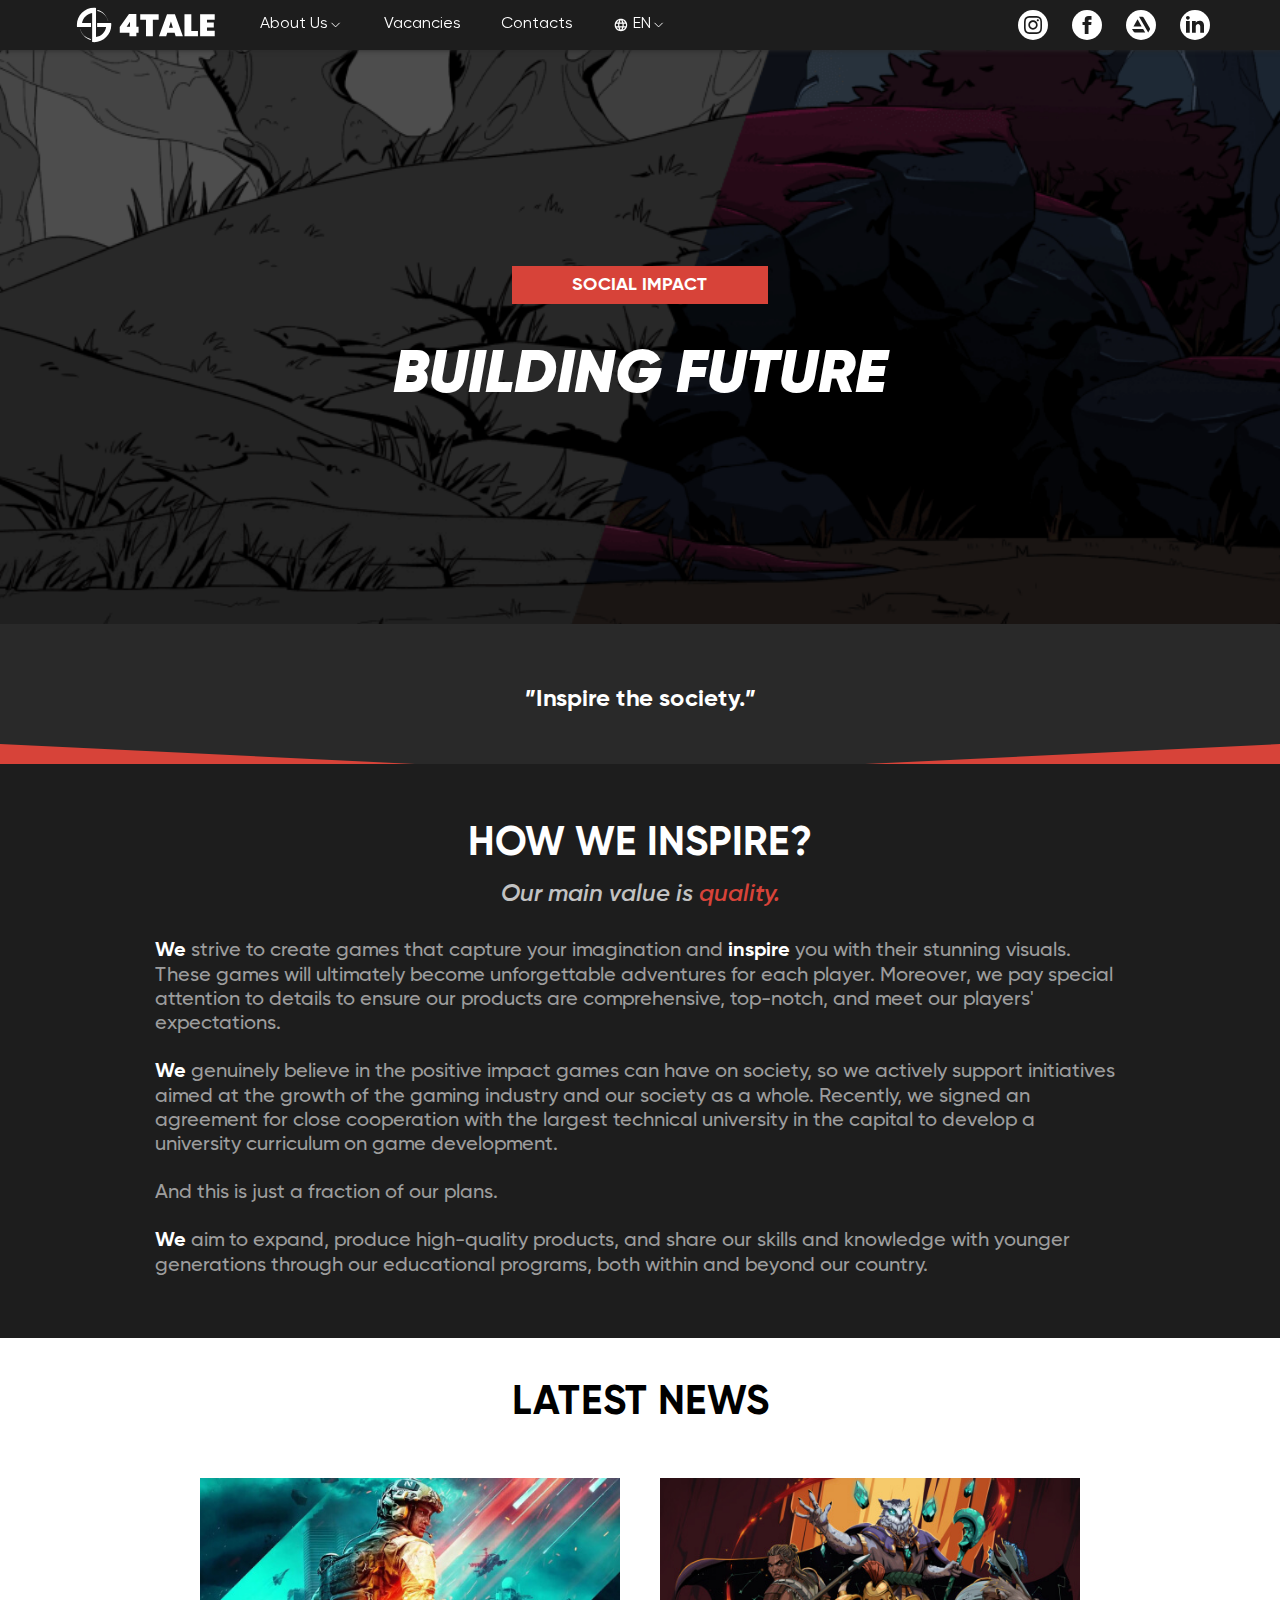
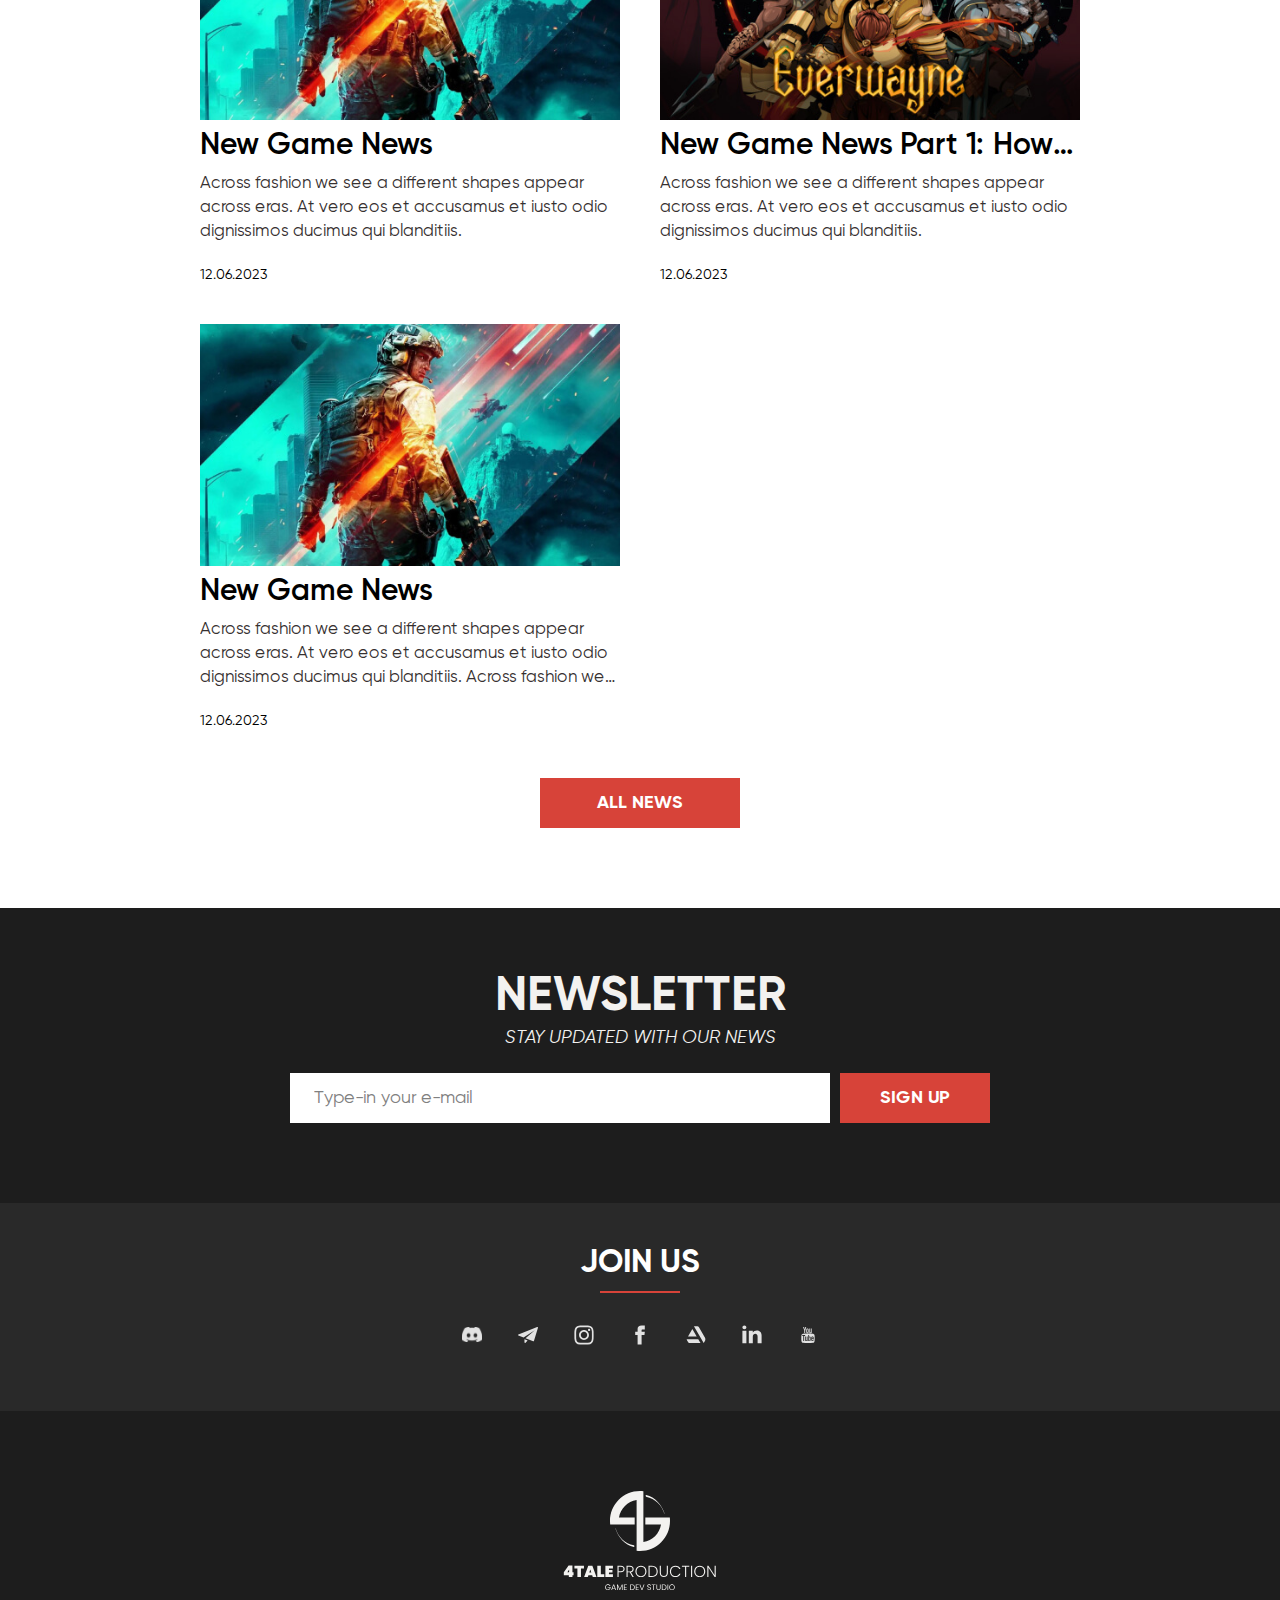
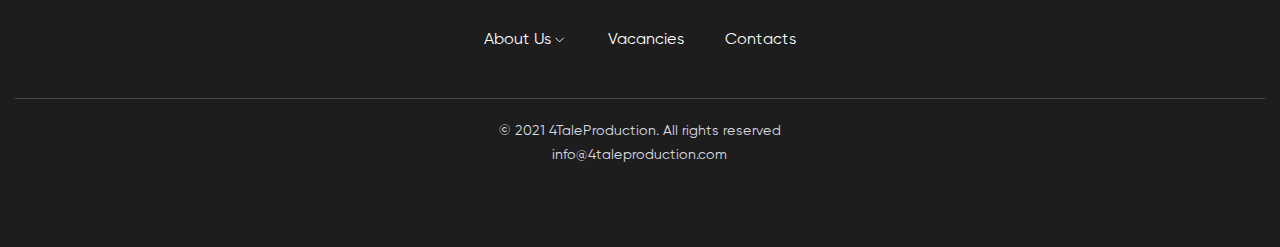
<file: social.html>
<!doctype html>
<html lang="en">
<head>
  <meta charset="UTF-8">
  <meta name="viewport"
        content="width=device-width, user-scalable=no, initial-scale=1.0, maximum-scale=1.0, minimum-scale=1.0">
  <meta http-equiv="X-UA-Compatible" content="ie=edge">
  <meta name="keywords" content="4tale production, 4tale, game development, gamedev, kickstarter, 3D modeling, 3D, 2D ART, VR, AR, Animation, company, 3D visualisation, rendering, warcos, shooter, rpg, game, video game">
  <title>4Tale Production</title>

  <!--Favicon Start-->
  <link rel="apple-touch-icon" sizes="180x180" href="/assets/favicon/apple-touch-icon.png">
  <link rel="icon" type="image/png" sizes="32x32" href="/assets/favicon/favicon-32x32.png">
  <link rel="icon" type="image/png" sizes="16x16" href="/assets/favicon/favicon-16x16.png">
  <link rel="manifest" href="/assets/favicon/site.webmanifest">
  <link rel="mask-icon" href="/assets/favicon/safari-pinned-tab.svg" color="#d74339">
  <meta name="msapplication-TileColor" content="#d74339">
  <meta name="theme-color" content="#ffffff">
  <!--Favicon End-->

  <!--Twitter Preview-->
  <meta property="og:url" content="https://4taleproduction.com/">
  <meta property="og:type" content="website">
  <meta property="og:title" content="Play-to-Earn Roboverse!">
  <meta property="og:description"
        content="Post-apocalyptic NFT P2E/PvP Game! Craft, stake, create NFTs, earn tokens, and customize your robots and lands!">
  <meta property="og:image" content="https://revivalofrobots.com/media/img/site-logo.jpg">
  <meta property="og:image:alt" content="Art">
  <meta property="og:locale" content="en_US">
  <meta property="og:site_name" content="4Tale Production">

  <meta name="twitter:card" content="summary_large_image">
  <meta name="twitter:site" content="@4TaleProduction">
  <meta name="twitter:creator" content="@4TaleProduction">
  <meta name="twitter:url" content="https://4taleproduction.com/">
  <meta name="twitter:title" content="Play-to-Earn Roboverse!">
  <meta name="twitter:description"
        content="Post-apocalyptic NFT P2E/PvP Game! Craft, stake, create NFTs, earn tokens, and customize your robots and lands!">
  <meta name="twitter:image" content="https://revivalofrobots.com/media/img/site-logo.jpg">
  <meta name="twitter:image:alt" content="Art">
  <!--Twitter Preview-->

  <link rel="stylesheet" href="assets/css/style.css">
  <link rel="stylesheet" href="assets/css/media.css">
  <link rel="stylesheet" href="https://cdn.jsdelivr.net/npm/swiper@9/swiper-bundle.min.css"/>
</head>
<body>
<div class="preloader" id="preloader">
  <div class="preloader__wrap">
    <div class="circle1"></div>
    <div class="circle2"></div>
  </div>
</div>
<header class="header">
  <div class="header-container container">
    <div class="header-left">
      <a href="#" class="header-logo">
        <img src="assets/media/brand/logo.svg" alt="Logo">
      </a>
      <nav class="header-menu header-menu--desktop">
        <div class="header-menu__item menu-item--dropdown">
          <p class="menu-item--toggle">
            About Us
            <svg width="17" height="16" viewBox="0 0 17 16" stroke="white" xmlns="http://www.w3.org/2000/svg">
              <path d="M4.05273 6L8.05273 10L12.0527 6" stroke-linecap="round" stroke-linejoin="round" fill="none"/>
            </svg>
          </p>
          <div class="menu-item--panel">
            <div class="menu-item--panel__content">
              <a href="#" class="menu-item--panel-item">About Us</a>
              <a href="#" class="menu-item--panel-item">Our Culture</a>
              <a href="#" class="menu-item--panel-item">Social Impact</a>
            </div>
          </div>
        </div>
        <a href="#" class="header-menu__item">Vacancies</a>
        <a href="#" class="header-menu__item">Contacts</a>
        <div class="header-menu__item menu-item--dropdown menu-item--dropdown-lang">
          <p class="menu-item--toggle">
            <svg width="17" height="16" viewBox="0 0 17 16" fill="white" xmlns="http://www.w3.org/2000/svg">
              <path d="M8.42057 14.6663C7.50946 14.6663 6.64835 14.4912 5.83724 14.141C5.02613 13.7908 4.31768 13.313 3.71191 12.7077C3.10657 12.1023 2.6288 11.3941 2.27857 10.583C1.92835 9.7719 1.75346 8.91079 1.75391 7.99967C1.75391 7.07745 1.92902 6.21345 2.27924 5.40767C2.62946 4.6019 3.10724 3.89656 3.71257 3.29167C4.31791 2.6859 5.02591 2.20812 5.83657 1.85834C6.64724 1.50856 7.50857 1.33345 8.42057 1.33301C9.3428 1.33301 10.2068 1.50812 11.0126 1.85834C11.8184 2.20856 12.5237 2.68634 13.1286 3.29167C13.7344 3.89701 14.2121 4.60256 14.5619 5.40834C14.9117 6.21412 15.0868 7.0779 15.0872 7.99967C15.0872 8.91079 14.9121 9.7719 14.5619 10.583C14.2117 11.3941 13.7339 12.1026 13.1286 12.7083C12.5232 13.3137 11.8177 13.7915 11.0119 14.1417C10.2061 14.4919 9.34235 14.6668 8.42057 14.6663ZM8.42057 13.2997C8.70946 12.8997 8.95946 12.483 9.17057 12.0497C9.38168 11.6163 9.55391 11.1552 9.68724 10.6663H7.15391C7.28724 11.1552 7.45946 11.6163 7.67057 12.0497C7.88168 12.483 8.13168 12.8997 8.42057 13.2997ZM6.68724 13.033C6.48724 12.6663 6.31213 12.2857 6.16191 11.891C6.01169 11.4963 5.8868 11.0881 5.78724 10.6663H3.82057C4.1428 11.2219 4.54569 11.7052 5.02924 12.1163C5.5128 12.5275 6.06546 12.833 6.68724 13.033ZM10.1539 13.033C10.7761 12.833 11.329 12.5275 11.8126 12.1163C12.2961 11.7052 12.6988 11.2219 13.0206 10.6663H11.0539C10.9539 11.0886 10.829 11.497 10.6792 11.8917C10.5295 12.2863 10.3544 12.6668 10.1539 13.033ZM3.25391 9.33301H5.52057C5.48724 9.11079 5.46213 8.89123 5.44524 8.67434C5.42835 8.45745 5.42013 8.23256 5.42057 7.99967C5.42057 7.76634 5.42902 7.54145 5.44591 7.32501C5.4628 7.10856 5.48769 6.88901 5.52057 6.66634H3.25391C3.19835 6.88856 3.15657 7.10812 3.12857 7.32501C3.10057 7.5419 3.0868 7.76679 3.08724 7.99967C3.08724 8.23301 3.10124 8.4579 3.12924 8.67434C3.15724 8.89079 3.1988 9.11034 3.25391 9.33301ZM6.85391 9.33301H9.98724C10.0206 9.11079 10.0457 8.89123 10.0626 8.67434C10.0795 8.45745 10.0877 8.23256 10.0872 7.99967C10.0872 7.76634 10.0788 7.54145 10.0619 7.32501C10.045 7.10856 10.0201 6.88901 9.98724 6.66634H6.85391C6.82057 6.88856 6.79546 7.10812 6.77857 7.32501C6.76168 7.5419 6.75346 7.76679 6.75391 7.99967C6.75391 8.23301 6.76235 8.4579 6.77924 8.67434C6.79613 8.89079 6.82102 9.11034 6.85391 9.33301ZM11.3206 9.33301H13.5872C13.6428 9.11079 13.6846 8.89123 13.7126 8.67434C13.7406 8.45745 13.7544 8.23256 13.7539 7.99967C13.7539 7.76634 13.7399 7.54145 13.7119 7.32501C13.6839 7.10856 13.6424 6.88901 13.5872 6.66634H11.3206C11.3539 6.88856 11.379 7.10812 11.3959 7.32501C11.4128 7.5419 11.421 7.76679 11.4206 7.99967C11.4206 8.23301 11.4121 8.4579 11.3952 8.67434C11.3784 8.89079 11.3535 9.11034 11.3206 9.33301ZM11.0539 5.33301H13.0206C12.6984 4.77745 12.2957 4.29412 11.8126 3.88301C11.3295 3.4719 10.7766 3.16634 10.1539 2.96634C10.3539 3.33301 10.529 3.71367 10.6792 4.10834C10.8295 4.50301 10.9544 4.91123 11.0539 5.33301ZM7.15391 5.33301H9.68724C9.55391 4.84412 9.38168 4.38301 9.17057 3.94967C8.95946 3.51634 8.70946 3.09967 8.42057 2.69967C8.13168 3.09967 7.88168 3.51634 7.67057 3.94967C7.45946 4.38301 7.28724 4.84412 7.15391 5.33301ZM3.82057 5.33301H5.78724C5.88724 4.91079 6.01235 4.50234 6.16257 4.10767C6.3128 3.71301 6.48768 3.33256 6.68724 2.96634C6.06502 3.16634 5.51213 3.4719 5.02857 3.88301C4.54502 4.29412 4.14235 4.77745 3.82057 5.33301Z" stroke="none"/>
            </svg>
            EN
            <svg width="17" height="16" viewBox="0 0 17 16" stroke="white" xmlns="http://www.w3.org/2000/svg">
              <path d="M4.05273 6L8.05273 10L12.0527 6" stroke-linecap="round" stroke-linejoin="round" fill="none"/>
            </svg>
          </p>
          <div class="menu-item--panel">
            <div class="menu-item--panel__content">
              <a href="#" class="menu-item--panel-item">RU</a>
            </div>
          </div>
        </div>
      </nav>
    </div>
    <div class="header-socials header-socials--desktop">
      <a href="#" target="_blank" class="header-socials__item">
        <img src="assets/media/icons/icon-instagram.svg" alt="Instagram">
      </a>
      <a href="#" target="_blank" class="header-socials__item">
        <img src="assets/media/icons/icon-facebook.svg" alt="Facebook">
      </a>
      <a href="#" target="_blank" class="header-socials__item">
        <img src="assets/media/icons/icon-artstation.svg" alt="ArtStation">
      </a>
      <a href="#" target="_blank" class="header-socials__item">
        <img src="assets/media/icons/icon-linkedin.svg" alt="Linkedin">
      </a>
    </div>
    <div class="header__burger"><span></span></div>
    <div class="header__wrapper-burger">
      <nav class="header-menu">
        <a href="#" class="header-menu__item header-burger__link">
          Home
          <svg width="13" height="24" viewBox="0 0 13 24" fill="none" xmlns="http://www.w3.org/2000/svg">
            <path d="M1 1L12 12L1 23" stroke="white"></path>
          </svg>
        </a>
        <a href="#" class="header-menu__item header-burger__link">
          About Us
          <svg width="13" height="24" viewBox="0 0 13 24" fill="none" xmlns="http://www.w3.org/2000/svg">
            <path d="M1 1L12 12L1 23" stroke="white"></path>
          </svg>
        </a>
        <a href="#" class="header-menu__item header-burger__link">
          Our Culture
          <svg width="13" height="24" viewBox="0 0 13 24" fill="none" xmlns="http://www.w3.org/2000/svg">
            <path d="M1 1L12 12L1 23" stroke="white"></path>
          </svg>
        </a>
        <a href="#" class="header-menu__item header-burger__link">
          Social Impact
          <svg width="13" height="24" viewBox="0 0 13 24" fill="none" xmlns="http://www.w3.org/2000/svg">
            <path d="M1 1L12 12L1 23" stroke="white"></path>
          </svg>
        </a>
        <a href="#" class="header-menu__item header-burger__link">
          Vacancies
          <svg width="13" height="24" viewBox="0 0 13 24" fill="none" xmlns="http://www.w3.org/2000/svg">
            <path d="M1 1L12 12L1 23" stroke="white"></path>
          </svg>
        </a>
        <a href="#" class="header-menu__item header-burger__link">
          Contacts
          <svg width="13" height="24" viewBox="0 0 13 24" fill="none" xmlns="http://www.w3.org/2000/svg">
            <path d="M1 1L12 12L1 23" stroke="white"></path>
          </svg>
        </a>
      </nav>
      <div class="header__wrapper-burger__footer">
        <div class="header__wrapper-burger__language">
          <p>Language</p>
        </div>
        <img src="assets/media/brand/logo.svg" alt="logo-image">
        <div class="header-socials">
          <a href="#" target="_blank" class="header-socials__item">
            <img src="assets/media/icons/icon-instagram.svg" alt="Instagram">
          </a>
          <a href="#" target="_blank" class="header-socials__item">
            <img src="assets/media/icons/icon-facebook.svg" alt="Facebook">
          </a>
          <a href="#" target="_blank" class="header-socials__item">
            <img src="assets/media/icons/icon-artstation.svg" alt="ArtStation">
          </a>
          <a href="#" target="_blank" class="header-socials__item">
            <img src="assets/media/icons/icon-linkedin.svg" alt="Linkedin">
          </a>
        </div>
        <a class="header__wrapper-burger__footer-mail" href="mailto:info@4taleproduction.com">info@4taleproduction.com</a>
        <p class="header__wrapper-burger__footer-rights">© 2021 4TaleProduction. Все права защищены</p>
      </div>
    </div>
  </div>
</header>

<section class="page-hero" style="background-image: url('assets/media/test/page-hero2.png')">
  <div class="page-hero-container container">
    <h1 class="page-hero__banner">Social impact</h1>
    <h2 class="page-hero__title">Building Future</h2>
  </div>
</section>
<section class="page-quote">
  <div class="page-quote-container container">
    <p class="page-quote__text">”Inspire the society.”</p>
  </div>
  <img src="assets/media/icons/page-quote-bg.svg" alt="Bg" class="page-quote__bg">
  <img src="assets/media/icons/page-quote-bg.svg" alt="Bg" class="page-quote__bg page-quote__bg--two">
</section>
<section class="page-info">
  <div class="page-info-container container">
    <div class="page-info__top">
      <h3 class="page-info__title">How we inspire?</h3>
      <h6 class="page-info__subtitle">Our main value is <span>quality.</span></h6>
    </div>
    <p class="page-info__text">
      <span>We</span> strive to create games that capture your imagination and <span>inspire</span> you with their stunning visuals. These games will ultimately become unforgettable adventures for each player. Moreover, we pay special attention to details to ensure our products are comprehensive, top-notch, and meet our players' expectations.
      <br><br>
      <span>We</span> genuinely believe in the positive impact games can have on society, so we actively support initiatives aimed at the growth of the gaming industry and our society as a whole. Recently, we signed an agreement for close cooperation with the largest technical university in the capital to develop a university curriculum on game development.
      <br><br>
      And this is just a fraction of our plans.
      <br><br>
      <span>We</span> aim to expand, produce high-quality products, and
      share our skills and knowledge with younger generations through our educational programs, both within and beyond our country.
    </p>
  </div>
</section>

<section class="news section">
  <div class="news-container container">
    <h2 class="section-title news-title">Latest news</h2>
    <div class="news-grid">
      <a href="#" class="news-card">
        <div class="news-card__image">
          <img src="assets/media/test/warcos-preview.jpg" alt="Preview">
        </div>
        <h6 class="news-card__title">New Game News</h6>
        <p class="news-card__text">Across fashion we see a different shapes appear across eras. At vero eos et accusamus et iusto odio dignissimos ducimus qui blanditiis.</p>
        <p class="news-card__date">12.06.2023</p>
      </a>
      <a href="#" class="news-card">
        <div class="news-card__image">
          <img src="assets/media/test/everwayne-preview.jpg" alt="Preview">
        </div>
        <h6 class="news-card__title">New Game News Part 1: How to build a game? How to find good candidates?</h6>
        <p class="news-card__text">Across fashion we see a different shapes appear across eras. At vero eos et accusamus et iusto odio dignissimos ducimus qui blanditiis.</p>
        <p class="news-card__date">12.06.2023</p>
      </a>
      <a href="#" class="news-card">
        <div class="news-card__image">
          <img src="assets/media/test/warcos-preview.jpg" alt="Preview">
        </div>
        <h6 class="news-card__title">New Game News</h6>
        <p class="news-card__text">Across fashion we see a different shapes appear across eras. At vero eos et accusamus et iusto odio dignissimos ducimus qui blanditiis. Across fashion we see a different shapes appear across eras. At vero eos et accusamus et iusto odio dignissimos ducimus qui blanditiis.</p>
        <p class="news-card__date">12.06.2023</p>
      </a>
    </div>
    <a href="#" class="news__btn-view btn">All News</a>
  </div>
</section>
<section class="newsletter">
  <div class="newsletter-container container">
    <div class="newsletter-top">
      <h2 class="newsletter-title">Newsletter</h2>
      <h4 class="newsletter-subtitle">Stay updated with our news</h4>
    </div>
    <form action="#" class="newsletter-form">
      <input type="email" placeholder="Type-in your e-mail" required class="newsletter-form__input">
      <button type="submit" class="btn newsletter-form__btn">Sign Up</button>
    </form>
  </div>
</section>
<section class="socials">
  <div class="socials-container container">
    <h2 class="socials-title">Join Us</h2>
    <div class="socials-grid">
      <a href="#" target="_blank" class="socials-item">
        <img src="assets/media/icons/icon-socials-discord.svg" alt="Discord">
      </a>
      <a href="#" target="_blank" class="socials-item">
        <img src="assets/media/icons/icon-socials-tg.svg" alt="Telegram">
      </a>
      <a href="#" target="_blank" class="socials-item">
        <img src="assets/media/icons/icon-socials-insta.svg" alt="Instagram">
      </a>
      <a href="#" target="_blank" class="socials-item">
        <img src="assets/media/icons/icon-socials-fb.svg" alt="Facebook">
      </a>
      <a href="#" target="_blank" class="socials-item">
        <img src="assets/media/icons/icon-socials-art.svg" alt="ArtStation">
      </a>
      <a href="#" target="_blank" class="socials-item">
        <img src="assets/media/icons/icon-socials-linkedin.svg" alt="Linkedin">
      </a>
      <a href="#" target="_blank" class="socials-item">
        <img src="assets/media/icons/icon-socials-yt.svg" alt="Youtube">
      </a>
    </div>
  </div>
</section>
<footer class="footer">
  <div class="footer-container container">
    <a href="#" class="footer-logo">
      <img src="assets/media/brand/logo-footer.svg" alt="4Tale Production">
    </a>
    <div class="footer-menu">
      <div class="footer-menu__item footer-menu__item--dropdown menu-item--dropdown">
        <p class="menu-item--toggle">
          About Us
          <svg width="17" height="16" viewBox="0 0 17 16" stroke="white" xmlns="http://www.w3.org/2000/svg">
            <path d="M4.05273 6L8.05273 10L12.0527 6" stroke-linecap="round" stroke-linejoin="round" fill="none"/>
          </svg>
        </p>
        <div class="menu-item--panel">
          <div class="menu-item--panel__content">
            <a href="#" class="menu-item--panel-item">About Us</a>
            <a href="#" class="menu-item--panel-item">Our Culture</a>
            <a href="#" class="menu-item--panel-item">Social Impact</a>
          </div>
        </div>
      </div>
      <a href="#" class="footer-menu__item">Vacancies</a>
      <a href="#" class="footer-menu__item">Contacts</a>
    </div>
    <div class="footer-bottom">
      <p class="footer-bottom__text">© 2021 4TaleProduction. All rights reserved</p>
      <a href="mailto:info@4taleproduction.com" class="footer-bottom__text">info@4taleproduction.com</a>
    </div>
  </div>
</footer>

<script src="https://cdn.jsdelivr.net/npm/swiper@9/swiper-bundle.min.js"></script>
<script src="https://code.jquery.com/jquery-3.7.0.min.js" integrity="sha256-2Pmvv0kuTBOenSvLm6bvfBSSHrUJ+3A7x6P5Ebd07/g=" crossorigin="anonymous"></script>
<script src="assets/js/script.js"></script>
</body>
</html>
</file>
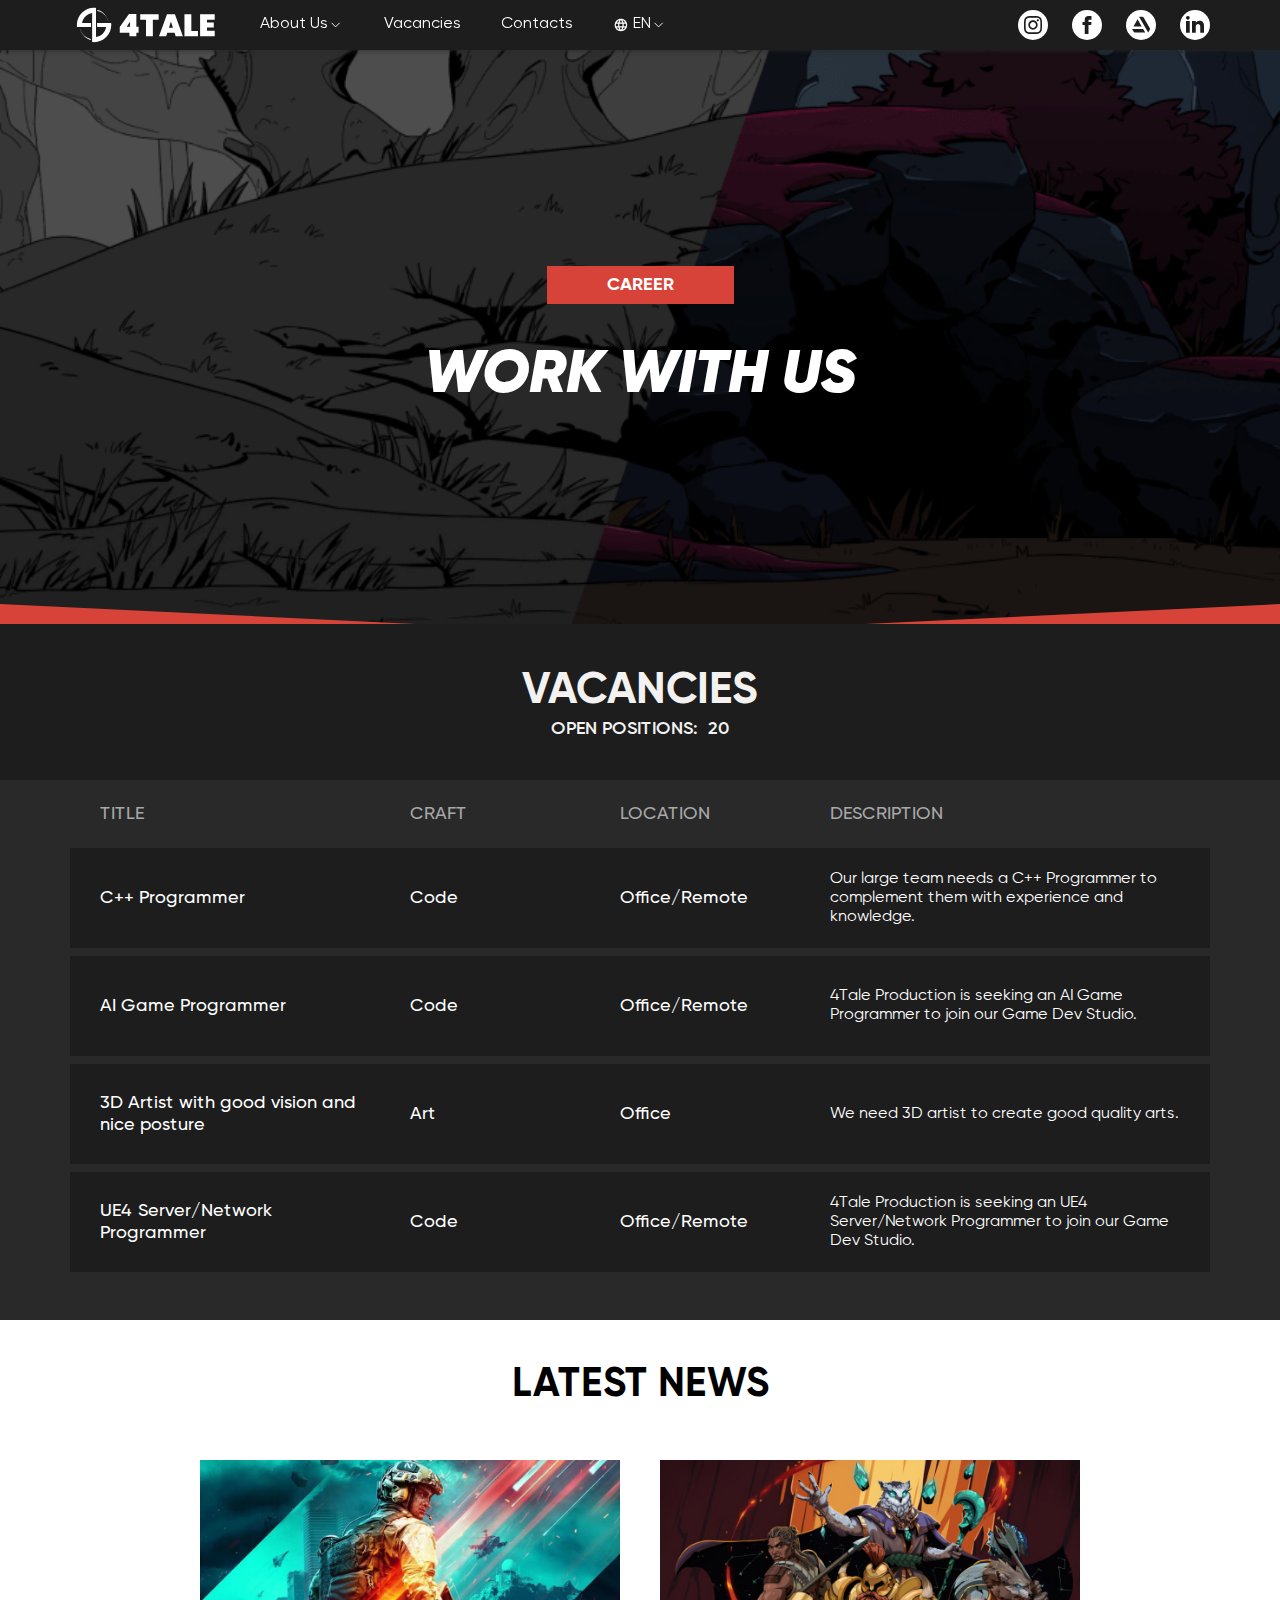
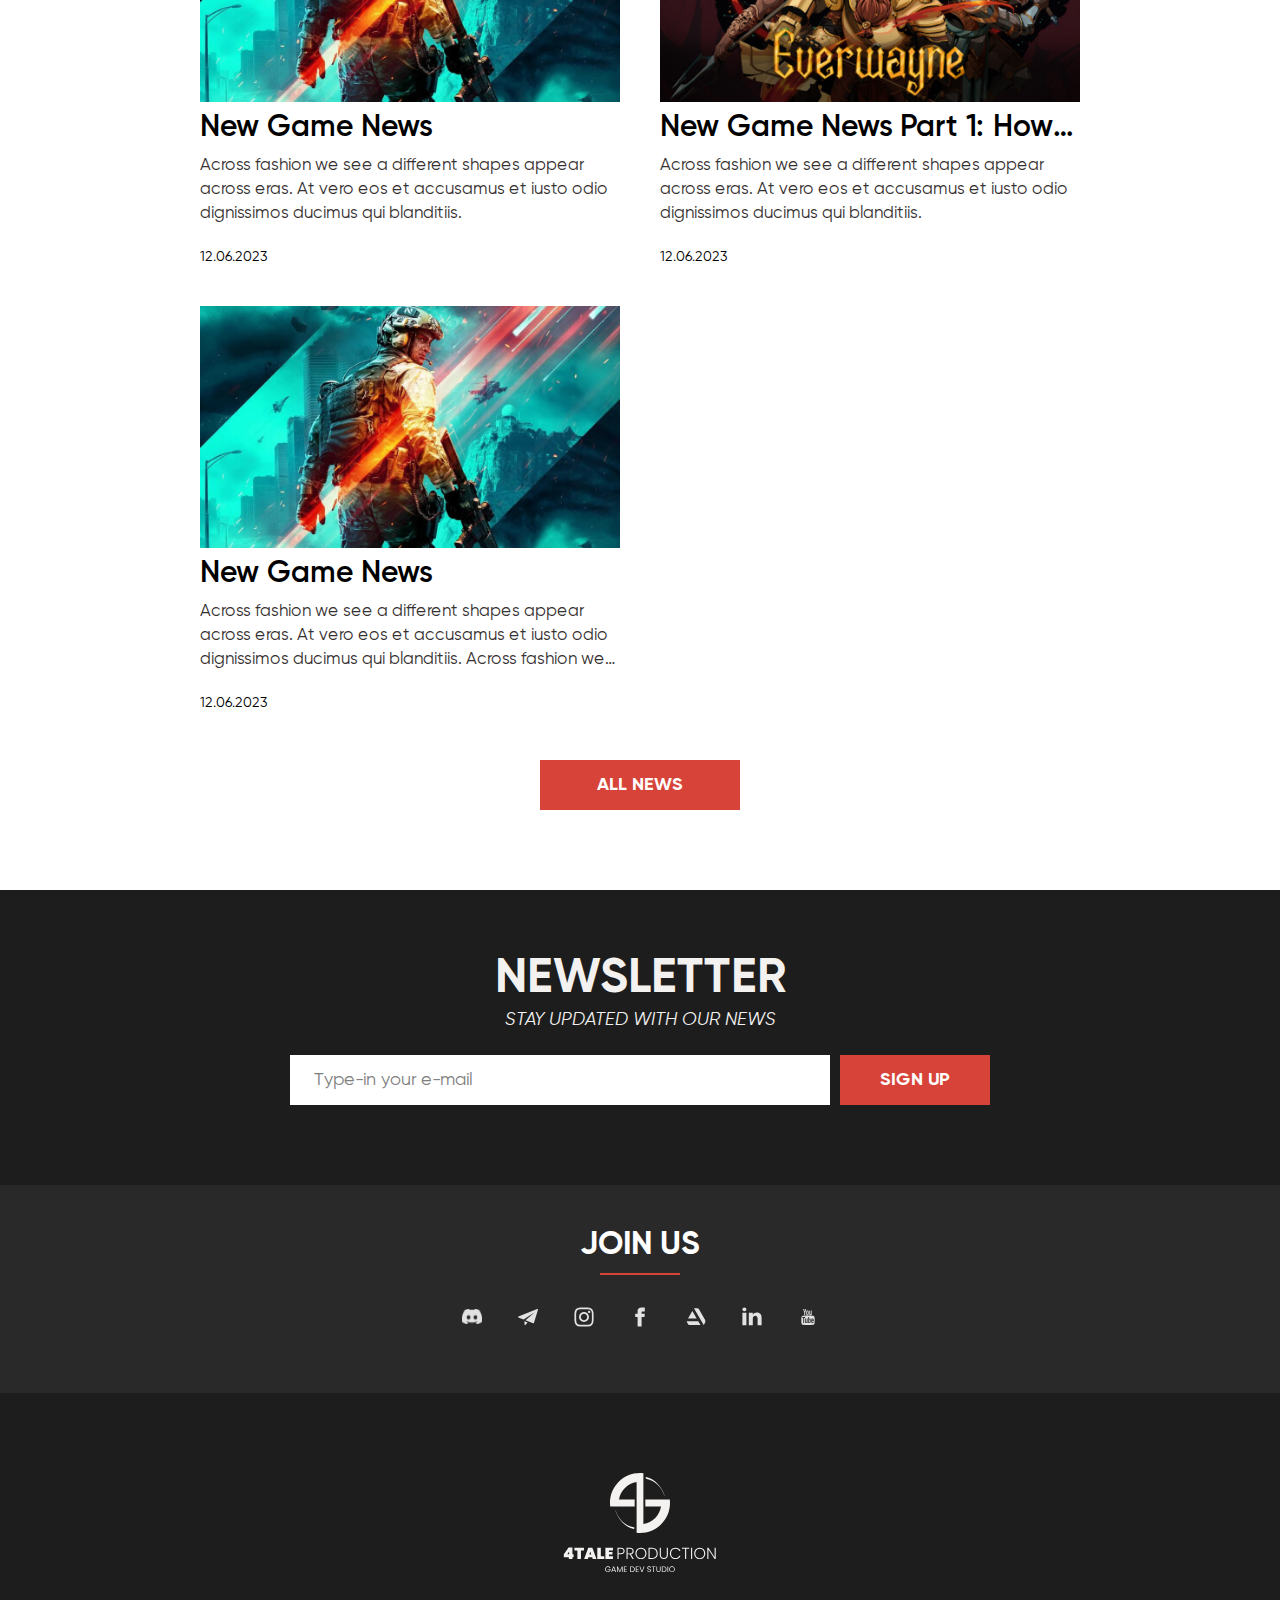
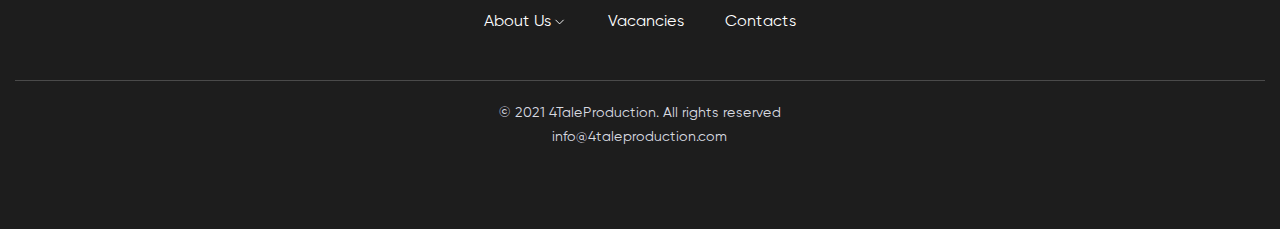
<file: vacancies.html>
<!doctype html>
<html lang="en">
<head>
  <meta charset="UTF-8">
  <meta name="viewport"
        content="width=device-width, user-scalable=no, initial-scale=1.0, maximum-scale=1.0, minimum-scale=1.0">
  <meta http-equiv="X-UA-Compatible" content="ie=edge">
  <meta name="keywords" content="4tale production, 4tale, game development, gamedev, kickstarter, 3D modeling, 3D, 2D ART, VR, AR, Animation, company, 3D visualisation, rendering, warcos, shooter, rpg, game, video game">
  <title>4Tale Production</title>

  <!--Favicon Start-->
  <link rel="apple-touch-icon" sizes="180x180" href="/assets/favicon/apple-touch-icon.png">
  <link rel="icon" type="image/png" sizes="32x32" href="/assets/favicon/favicon-32x32.png">
  <link rel="icon" type="image/png" sizes="16x16" href="/assets/favicon/favicon-16x16.png">
  <link rel="manifest" href="/assets/favicon/site.webmanifest">
  <link rel="mask-icon" href="/assets/favicon/safari-pinned-tab.svg" color="#d74339">
  <meta name="msapplication-TileColor" content="#d74339">
  <meta name="theme-color" content="#ffffff">
  <!--Favicon End-->

  <!--Twitter Preview-->
  <meta property="og:url" content="https://4taleproduction.com/">
  <meta property="og:type" content="website">
  <meta property="og:title" content="Play-to-Earn Roboverse!">
  <meta property="og:description"
        content="Post-apocalyptic NFT P2E/PvP Game! Craft, stake, create NFTs, earn tokens, and customize your robots and lands!">
  <meta property="og:image" content="https://revivalofrobots.com/media/img/site-logo.jpg">
  <meta property="og:image:alt" content="Art">
  <meta property="og:locale" content="en_US">
  <meta property="og:site_name" content="4Tale Production">

  <meta name="twitter:card" content="summary_large_image">
  <meta name="twitter:site" content="@4TaleProduction">
  <meta name="twitter:creator" content="@4TaleProduction">
  <meta name="twitter:url" content="https://4taleproduction.com/">
  <meta name="twitter:title" content="Play-to-Earn Roboverse!">
  <meta name="twitter:description"
        content="Post-apocalyptic NFT P2E/PvP Game! Craft, stake, create NFTs, earn tokens, and customize your robots and lands!">
  <meta name="twitter:image" content="https://revivalofrobots.com/media/img/site-logo.jpg">
  <meta name="twitter:image:alt" content="Art">
  <!--Twitter Preview-->

  <link rel="stylesheet" href="assets/css/style.css">
  <link rel="stylesheet" href="assets/css/media.css">
  <link rel="stylesheet" href="https://cdn.jsdelivr.net/npm/swiper@9/swiper-bundle.min.css"/>
</head>
<body>
<div class="preloader" id="preloader">
  <div class="preloader__wrap">
    <div class="circle1"></div>
    <div class="circle2"></div>
  </div>
</div>
<header class="header">
  <div class="header-container container">
    <div class="header-left">
      <a href="#" class="header-logo">
        <img src="assets/media/brand/logo.svg" alt="Logo">
      </a>
      <nav class="header-menu header-menu--desktop">
        <div class="header-menu__item menu-item--dropdown">
          <p class="menu-item--toggle">
            About Us
            <svg width="17" height="16" viewBox="0 0 17 16" stroke="white" xmlns="http://www.w3.org/2000/svg">
              <path d="M4.05273 6L8.05273 10L12.0527 6" stroke-linecap="round" stroke-linejoin="round" fill="none"/>
            </svg>
          </p>
          <div class="menu-item--panel">
            <div class="menu-item--panel__content">
              <a href="#" class="menu-item--panel-item">About Us</a>
              <a href="#" class="menu-item--panel-item">Our Culture</a>
              <a href="#" class="menu-item--panel-item">Social Impact</a>
            </div>
          </div>
        </div>
        <a href="#" class="header-menu__item">Vacancies</a>
        <a href="#" class="header-menu__item">Contacts</a>
        <div class="header-menu__item menu-item--dropdown menu-item--dropdown-lang">
          <p class="menu-item--toggle">
            <svg width="17" height="16" viewBox="0 0 17 16" fill="white" xmlns="http://www.w3.org/2000/svg">
              <path d="M8.42057 14.6663C7.50946 14.6663 6.64835 14.4912 5.83724 14.141C5.02613 13.7908 4.31768 13.313 3.71191 12.7077C3.10657 12.1023 2.6288 11.3941 2.27857 10.583C1.92835 9.7719 1.75346 8.91079 1.75391 7.99967C1.75391 7.07745 1.92902 6.21345 2.27924 5.40767C2.62946 4.6019 3.10724 3.89656 3.71257 3.29167C4.31791 2.6859 5.02591 2.20812 5.83657 1.85834C6.64724 1.50856 7.50857 1.33345 8.42057 1.33301C9.3428 1.33301 10.2068 1.50812 11.0126 1.85834C11.8184 2.20856 12.5237 2.68634 13.1286 3.29167C13.7344 3.89701 14.2121 4.60256 14.5619 5.40834C14.9117 6.21412 15.0868 7.0779 15.0872 7.99967C15.0872 8.91079 14.9121 9.7719 14.5619 10.583C14.2117 11.3941 13.7339 12.1026 13.1286 12.7083C12.5232 13.3137 11.8177 13.7915 11.0119 14.1417C10.2061 14.4919 9.34235 14.6668 8.42057 14.6663ZM8.42057 13.2997C8.70946 12.8997 8.95946 12.483 9.17057 12.0497C9.38168 11.6163 9.55391 11.1552 9.68724 10.6663H7.15391C7.28724 11.1552 7.45946 11.6163 7.67057 12.0497C7.88168 12.483 8.13168 12.8997 8.42057 13.2997ZM6.68724 13.033C6.48724 12.6663 6.31213 12.2857 6.16191 11.891C6.01169 11.4963 5.8868 11.0881 5.78724 10.6663H3.82057C4.1428 11.2219 4.54569 11.7052 5.02924 12.1163C5.5128 12.5275 6.06546 12.833 6.68724 13.033ZM10.1539 13.033C10.7761 12.833 11.329 12.5275 11.8126 12.1163C12.2961 11.7052 12.6988 11.2219 13.0206 10.6663H11.0539C10.9539 11.0886 10.829 11.497 10.6792 11.8917C10.5295 12.2863 10.3544 12.6668 10.1539 13.033ZM3.25391 9.33301H5.52057C5.48724 9.11079 5.46213 8.89123 5.44524 8.67434C5.42835 8.45745 5.42013 8.23256 5.42057 7.99967C5.42057 7.76634 5.42902 7.54145 5.44591 7.32501C5.4628 7.10856 5.48769 6.88901 5.52057 6.66634H3.25391C3.19835 6.88856 3.15657 7.10812 3.12857 7.32501C3.10057 7.5419 3.0868 7.76679 3.08724 7.99967C3.08724 8.23301 3.10124 8.4579 3.12924 8.67434C3.15724 8.89079 3.1988 9.11034 3.25391 9.33301ZM6.85391 9.33301H9.98724C10.0206 9.11079 10.0457 8.89123 10.0626 8.67434C10.0795 8.45745 10.0877 8.23256 10.0872 7.99967C10.0872 7.76634 10.0788 7.54145 10.0619 7.32501C10.045 7.10856 10.0201 6.88901 9.98724 6.66634H6.85391C6.82057 6.88856 6.79546 7.10812 6.77857 7.32501C6.76168 7.5419 6.75346 7.76679 6.75391 7.99967C6.75391 8.23301 6.76235 8.4579 6.77924 8.67434C6.79613 8.89079 6.82102 9.11034 6.85391 9.33301ZM11.3206 9.33301H13.5872C13.6428 9.11079 13.6846 8.89123 13.7126 8.67434C13.7406 8.45745 13.7544 8.23256 13.7539 7.99967C13.7539 7.76634 13.7399 7.54145 13.7119 7.32501C13.6839 7.10856 13.6424 6.88901 13.5872 6.66634H11.3206C11.3539 6.88856 11.379 7.10812 11.3959 7.32501C11.4128 7.5419 11.421 7.76679 11.4206 7.99967C11.4206 8.23301 11.4121 8.4579 11.3952 8.67434C11.3784 8.89079 11.3535 9.11034 11.3206 9.33301ZM11.0539 5.33301H13.0206C12.6984 4.77745 12.2957 4.29412 11.8126 3.88301C11.3295 3.4719 10.7766 3.16634 10.1539 2.96634C10.3539 3.33301 10.529 3.71367 10.6792 4.10834C10.8295 4.50301 10.9544 4.91123 11.0539 5.33301ZM7.15391 5.33301H9.68724C9.55391 4.84412 9.38168 4.38301 9.17057 3.94967C8.95946 3.51634 8.70946 3.09967 8.42057 2.69967C8.13168 3.09967 7.88168 3.51634 7.67057 3.94967C7.45946 4.38301 7.28724 4.84412 7.15391 5.33301ZM3.82057 5.33301H5.78724C5.88724 4.91079 6.01235 4.50234 6.16257 4.10767C6.3128 3.71301 6.48768 3.33256 6.68724 2.96634C6.06502 3.16634 5.51213 3.4719 5.02857 3.88301C4.54502 4.29412 4.14235 4.77745 3.82057 5.33301Z" stroke="none"/>
            </svg>
            EN
            <svg width="17" height="16" viewBox="0 0 17 16" stroke="white" xmlns="http://www.w3.org/2000/svg">
              <path d="M4.05273 6L8.05273 10L12.0527 6" stroke-linecap="round" stroke-linejoin="round" fill="none"/>
            </svg>
          </p>
          <div class="menu-item--panel">
            <div class="menu-item--panel__content">
              <a href="#" class="menu-item--panel-item">RU</a>
            </div>
          </div>
        </div>
      </nav>
    </div>
    <div class="header-socials header-socials--desktop">
      <a href="#" target="_blank" class="header-socials__item">
        <img src="assets/media/icons/icon-instagram.svg" alt="Instagram">
      </a>
      <a href="#" target="_blank" class="header-socials__item">
        <img src="assets/media/icons/icon-facebook.svg" alt="Facebook">
      </a>
      <a href="#" target="_blank" class="header-socials__item">
        <img src="assets/media/icons/icon-artstation.svg" alt="ArtStation">
      </a>
      <a href="#" target="_blank" class="header-socials__item">
        <img src="assets/media/icons/icon-linkedin.svg" alt="Linkedin">
      </a>
    </div>
    <div class="header__burger"><span></span></div>
    <div class="header__wrapper-burger">
      <nav class="header-menu">
        <a href="#" class="header-menu__item header-burger__link">
          Home
          <svg width="13" height="24" viewBox="0 0 13 24" fill="none" xmlns="http://www.w3.org/2000/svg">
            <path d="M1 1L12 12L1 23" stroke="white"></path>
          </svg>
        </a>
        <a href="#" class="header-menu__item header-burger__link">
          About Us
          <svg width="13" height="24" viewBox="0 0 13 24" fill="none" xmlns="http://www.w3.org/2000/svg">
            <path d="M1 1L12 12L1 23" stroke="white"></path>
          </svg>
        </a>
        <a href="#" class="header-menu__item header-burger__link">
          Our Culture
          <svg width="13" height="24" viewBox="0 0 13 24" fill="none" xmlns="http://www.w3.org/2000/svg">
            <path d="M1 1L12 12L1 23" stroke="white"></path>
          </svg>
        </a>
        <a href="#" class="header-menu__item header-burger__link">
          Social Impact
          <svg width="13" height="24" viewBox="0 0 13 24" fill="none" xmlns="http://www.w3.org/2000/svg">
            <path d="M1 1L12 12L1 23" stroke="white"></path>
          </svg>
        </a>
        <a href="#" class="header-menu__item header-burger__link">
          Vacancies
          <svg width="13" height="24" viewBox="0 0 13 24" fill="none" xmlns="http://www.w3.org/2000/svg">
            <path d="M1 1L12 12L1 23" stroke="white"></path>
          </svg>
        </a>
        <a href="#" class="header-menu__item header-burger__link">
          Contacts
          <svg width="13" height="24" viewBox="0 0 13 24" fill="none" xmlns="http://www.w3.org/2000/svg">
            <path d="M1 1L12 12L1 23" stroke="white"></path>
          </svg>
        </a>
      </nav>
      <div class="header__wrapper-burger__footer">
        <div class="header__wrapper-burger__language">
          <p>Language</p>
        </div>
        <img src="assets/media/brand/logo.svg" alt="logo-image">
        <div class="header-socials">
          <a href="#" target="_blank" class="header-socials__item">
            <img src="assets/media/icons/icon-instagram.svg" alt="Instagram">
          </a>
          <a href="#" target="_blank" class="header-socials__item">
            <img src="assets/media/icons/icon-facebook.svg" alt="Facebook">
          </a>
          <a href="#" target="_blank" class="header-socials__item">
            <img src="assets/media/icons/icon-artstation.svg" alt="ArtStation">
          </a>
          <a href="#" target="_blank" class="header-socials__item">
            <img src="assets/media/icons/icon-linkedin.svg" alt="Linkedin">
          </a>
        </div>
        <a class="header__wrapper-burger__footer-mail" href="mailto:info@4taleproduction.com">info@4taleproduction.com</a>
        <p class="header__wrapper-burger__footer-rights">© 2021 4TaleProduction. Все права защищены</p>
      </div>
    </div>
  </div>
</header>

<section class="page-hero page-hero--vacancies" style="background-image: url('assets/media/test/page-hero2.png')">
  <div class="page-hero-container container">
    <h1 class="page-hero__banner">career</h1>
    <h2 class="page-hero__title">Work with us</h2>
  </div>
  <img src="assets/media/icons/page-quote-bg.svg" alt="Background" class="page-hero--vacancies__bg">
  <img src="assets/media/icons/page-quote-bg.svg" alt="Background" class="page-hero--vacancies__bg page-hero--vacancies__bg-right">
</section>
<section class="vacancies">
  <div class="vacancies-container container">
    <div class="vacancies-top">
      <h3 class="vacancies-title">Vacancies</h3>
      <h6 class="vacancies-subtitle">Open positions: <span>20</span></h6>
    </div>
  </div>
  <div class="vacancies-bg">
    <div class="vacancies-container container">
      <div class="vacancies-list">
        <div class="vacancies-item vacancies-item--header">
          <p class="vacancies-item--header__text">Title</p>
          <p class="vacancies-item--header__text">Craft</p>
          <p class="vacancies-item--header__text">Location</p>
          <p class="vacancies-item--header__text">Description</p>
        </div>
        <a href="#" class="vacancies-item vacancies-item--link">
          <p class="vacancies-item__text">C++ Programmer</p>
          <p class="vacancies-item__text"><span>Craft:</span> Code</p>
          <p class="vacancies-item__text"><span>Location:</span> Office/Remote</p>
          <p class="vacancies-item__desc">Our large team needs a C++ Programmer to complement them with experience and knowledge.</p>
        </a>
        <a href="#" class="vacancies-item vacancies-item--link">
          <p class="vacancies-item__text">AI Game Programmer</p>
          <p class="vacancies-item__text"><span>Craft:</span> Code</p>
          <p class="vacancies-item__text"><span>Location:</span> Office/Remote</p>
          <p class="vacancies-item__desc">4Tale Production is seeking an AI Game Programmer to join our Game Dev Studio.</p>
        </a>
        <a href="#" class="vacancies-item vacancies-item--link">
          <p class="vacancies-item__text">3D Artist with good vision and nice posture</p>
          <p class="vacancies-item__text"><span>Craft:</span> Art</p>
          <p class="vacancies-item__text"><span>Location:</span> Office</p>
          <p class="vacancies-item__desc">We need 3D artist to create good quality arts.</p>
        </a>
        <a href="#" class="vacancies-item vacancies-item--link">
          <p class="vacancies-item__text">UE4 Server/Network Programmer</p>
          <p class="vacancies-item__text"><span>Craft:</span> Code</p>
          <p class="vacancies-item__text"><span>Location:</span> Office/Remote</p>
          <p class="vacancies-item__desc">4Tale Production is seeking an UE4 Server/Network Programmer to join our Game Dev Studio.</p>
        </a>
      </div>
    </div>
  </div>
</section>

<section class="news section">
  <div class="news-container container">
    <h2 class="section-title news-title">Latest news</h2>
    <div class="news-grid">
      <a href="#" class="news-card">
        <div class="news-card__image">
          <img src="assets/media/test/warcos-preview.jpg" alt="Preview">
        </div>
        <h6 class="news-card__title">New Game News</h6>
        <p class="news-card__text">Across fashion we see a different shapes appear across eras. At vero eos et accusamus et iusto odio dignissimos ducimus qui blanditiis.</p>
        <p class="news-card__date">12.06.2023</p>
      </a>
      <a href="#" class="news-card">
        <div class="news-card__image">
          <img src="assets/media/test/everwayne-preview.jpg" alt="Preview">
        </div>
        <h6 class="news-card__title">New Game News Part 1: How to build a game? How to find good candidates?</h6>
        <p class="news-card__text">Across fashion we see a different shapes appear across eras. At vero eos et accusamus et iusto odio dignissimos ducimus qui blanditiis.</p>
        <p class="news-card__date">12.06.2023</p>
      </a>
      <a href="#" class="news-card">
        <div class="news-card__image">
          <img src="assets/media/test/warcos-preview.jpg" alt="Preview">
        </div>
        <h6 class="news-card__title">New Game News</h6>
        <p class="news-card__text">Across fashion we see a different shapes appear across eras. At vero eos et accusamus et iusto odio dignissimos ducimus qui blanditiis. Across fashion we see a different shapes appear across eras. At vero eos et accusamus et iusto odio dignissimos ducimus qui blanditiis.</p>
        <p class="news-card__date">12.06.2023</p>
      </a>
    </div>
    <a href="#" class="news__btn-view btn">All News</a>
  </div>
</section>
<section class="newsletter">
  <div class="newsletter-container container">
    <div class="newsletter-top">
      <h2 class="newsletter-title">Newsletter</h2>
      <h4 class="newsletter-subtitle">Stay updated with our news</h4>
    </div>
    <form action="#" class="newsletter-form">
      <input type="email" placeholder="Type-in your e-mail" required class="newsletter-form__input">
      <button type="submit" class="btn newsletter-form__btn">Sign Up</button>
    </form>
  </div>
</section>
<section class="socials">
  <div class="socials-container container">
    <h2 class="socials-title">Join Us</h2>
    <div class="socials-grid">
      <a href="#" target="_blank" class="socials-item">
        <img src="assets/media/icons/icon-socials-discord.svg" alt="Discord">
      </a>
      <a href="#" target="_blank" class="socials-item">
        <img src="assets/media/icons/icon-socials-tg.svg" alt="Telegram">
      </a>
      <a href="#" target="_blank" class="socials-item">
        <img src="assets/media/icons/icon-socials-insta.svg" alt="Instagram">
      </a>
      <a href="#" target="_blank" class="socials-item">
        <img src="assets/media/icons/icon-socials-fb.svg" alt="Facebook">
      </a>
      <a href="#" target="_blank" class="socials-item">
        <img src="assets/media/icons/icon-socials-art.svg" alt="ArtStation">
      </a>
      <a href="#" target="_blank" class="socials-item">
        <img src="assets/media/icons/icon-socials-linkedin.svg" alt="Linkedin">
      </a>
      <a href="#" target="_blank" class="socials-item">
        <img src="assets/media/icons/icon-socials-yt.svg" alt="Youtube">
      </a>
    </div>
  </div>
</section>
<footer class="footer">
  <div class="footer-container container">
    <a href="#" class="footer-logo">
      <img src="assets/media/brand/logo-footer.svg" alt="4Tale Production">
    </a>
    <div class="footer-menu">
      <div class="footer-menu__item footer-menu__item--dropdown menu-item--dropdown">
        <p class="menu-item--toggle">
          About Us
          <svg width="17" height="16" viewBox="0 0 17 16" stroke="white" xmlns="http://www.w3.org/2000/svg">
            <path d="M4.05273 6L8.05273 10L12.0527 6" stroke-linecap="round" stroke-linejoin="round" fill="none"/>
          </svg>
        </p>
        <div class="menu-item--panel">
          <div class="menu-item--panel__content">
            <a href="#" class="menu-item--panel-item">About Us</a>
            <a href="#" class="menu-item--panel-item">Our Culture</a>
            <a href="#" class="menu-item--panel-item">Social Impact</a>
          </div>
        </div>
      </div>
      <a href="#" class="footer-menu__item">Vacancies</a>
      <a href="#" class="footer-menu__item">Contacts</a>
    </div>
    <div class="footer-bottom">
      <p class="footer-bottom__text">© 2021 4TaleProduction. All rights reserved</p>
      <a href="mailto:info@4taleproduction.com" class="footer-bottom__text">info@4taleproduction.com</a>
    </div>
  </div>
</footer>

<script src="https://cdn.jsdelivr.net/npm/swiper@9/swiper-bundle.min.js"></script>
<script src="https://code.jquery.com/jquery-3.7.0.min.js" integrity="sha256-2Pmvv0kuTBOenSvLm6bvfBSSHrUJ+3A7x6P5Ebd07/g=" crossorigin="anonymous"></script>
<script src="assets/js/script.js"></script>
</body>
</html>
</file>
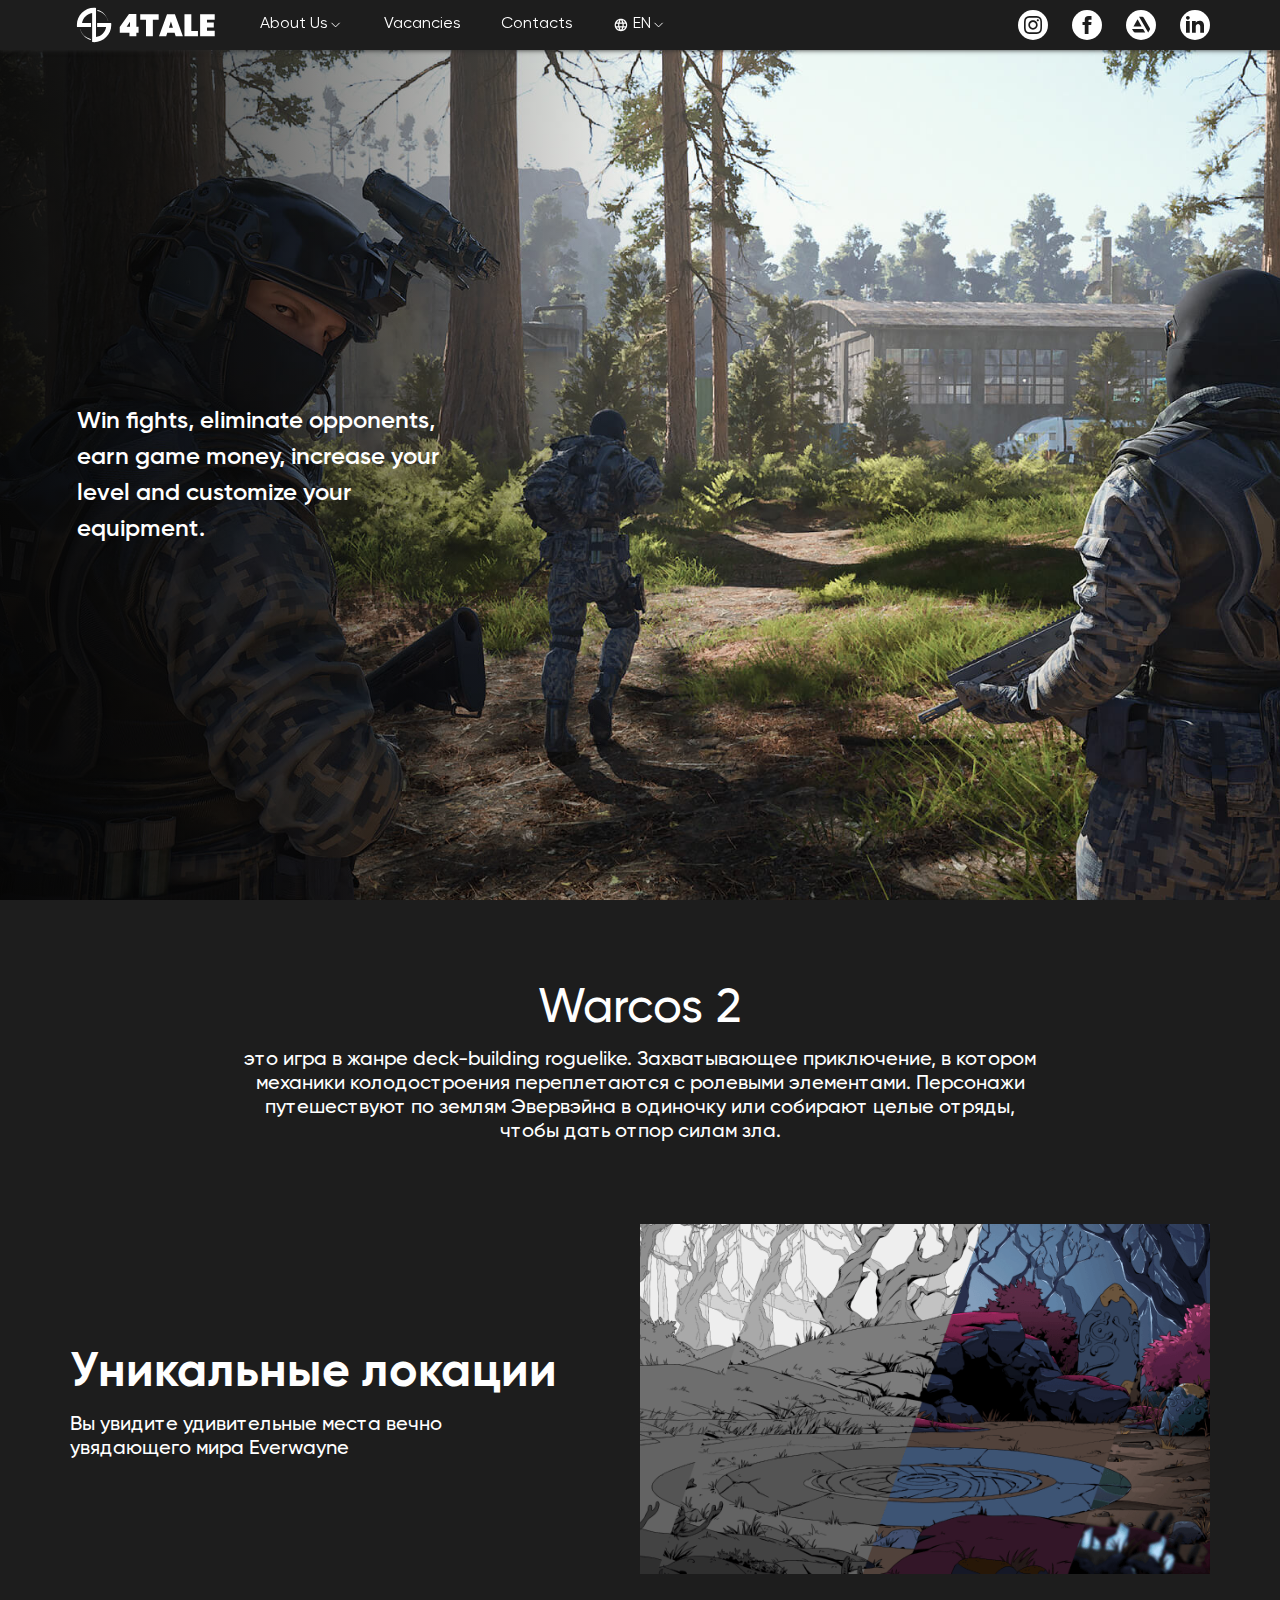
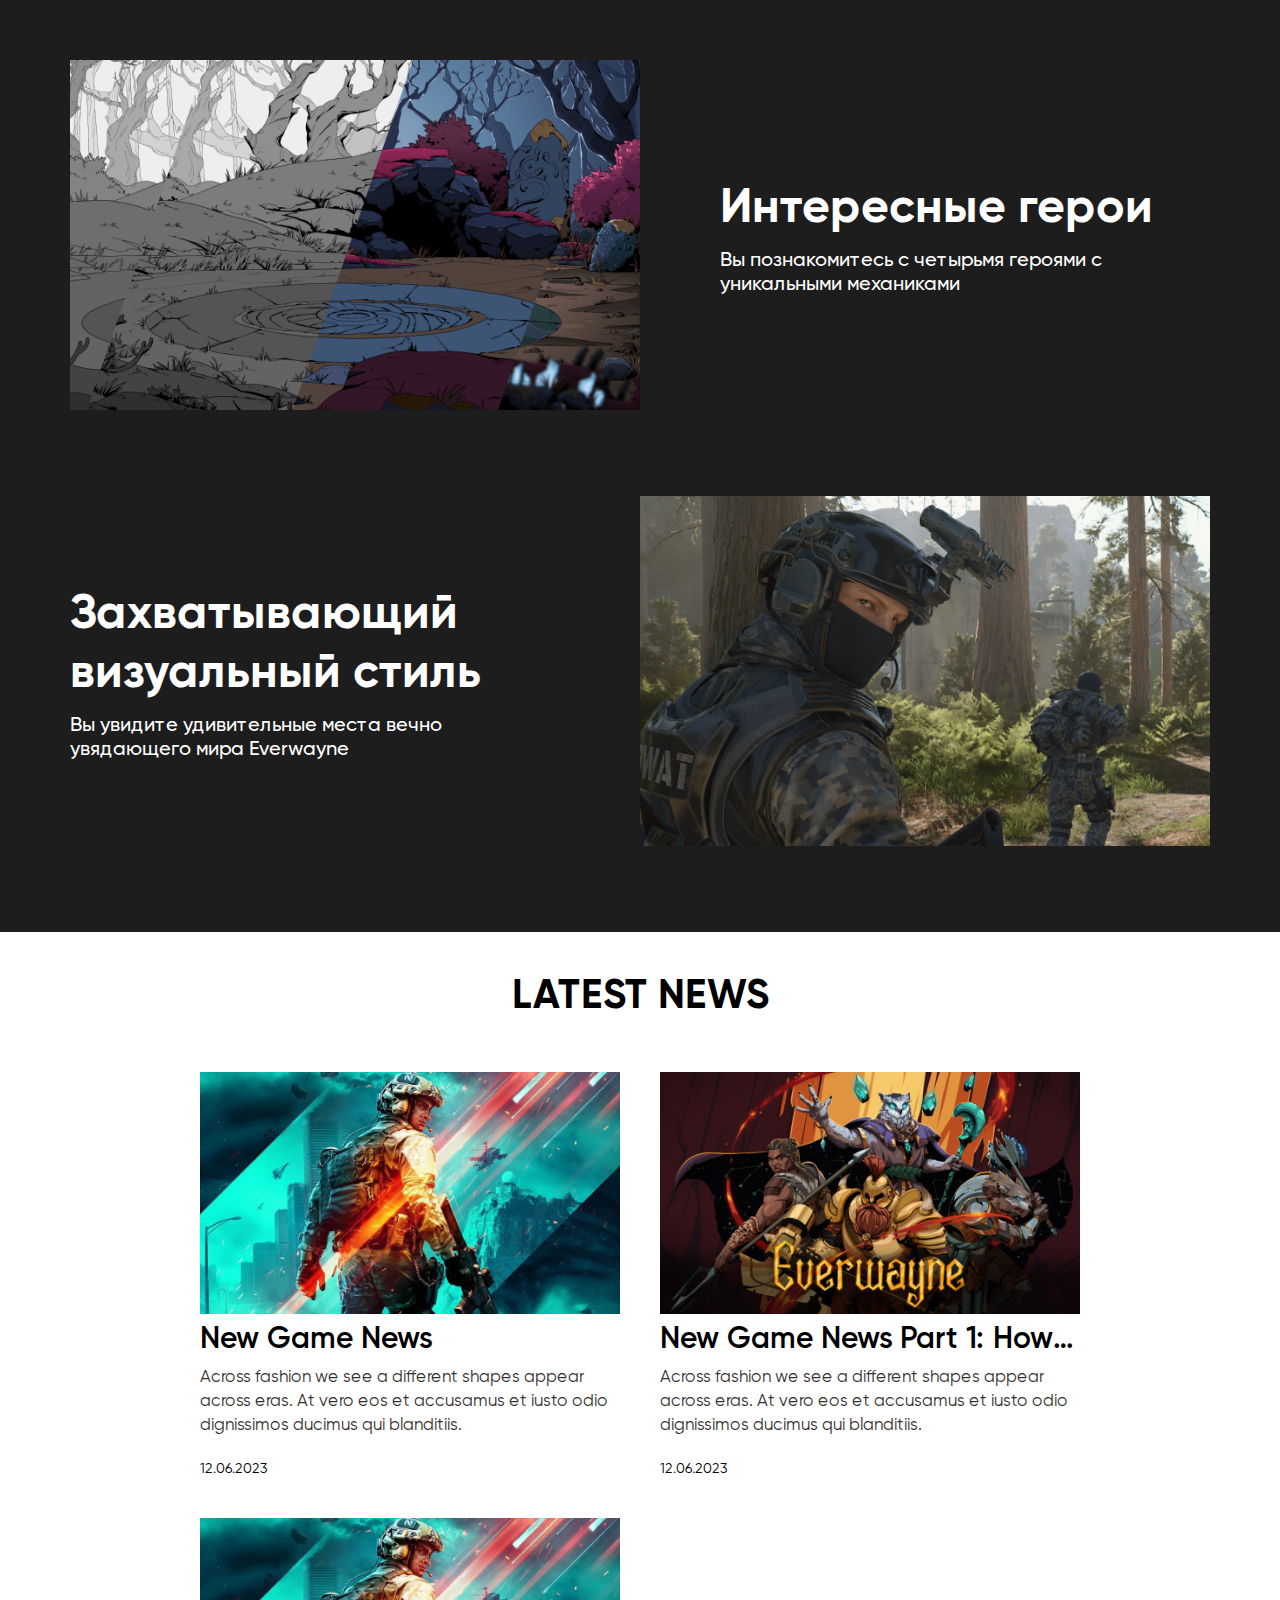
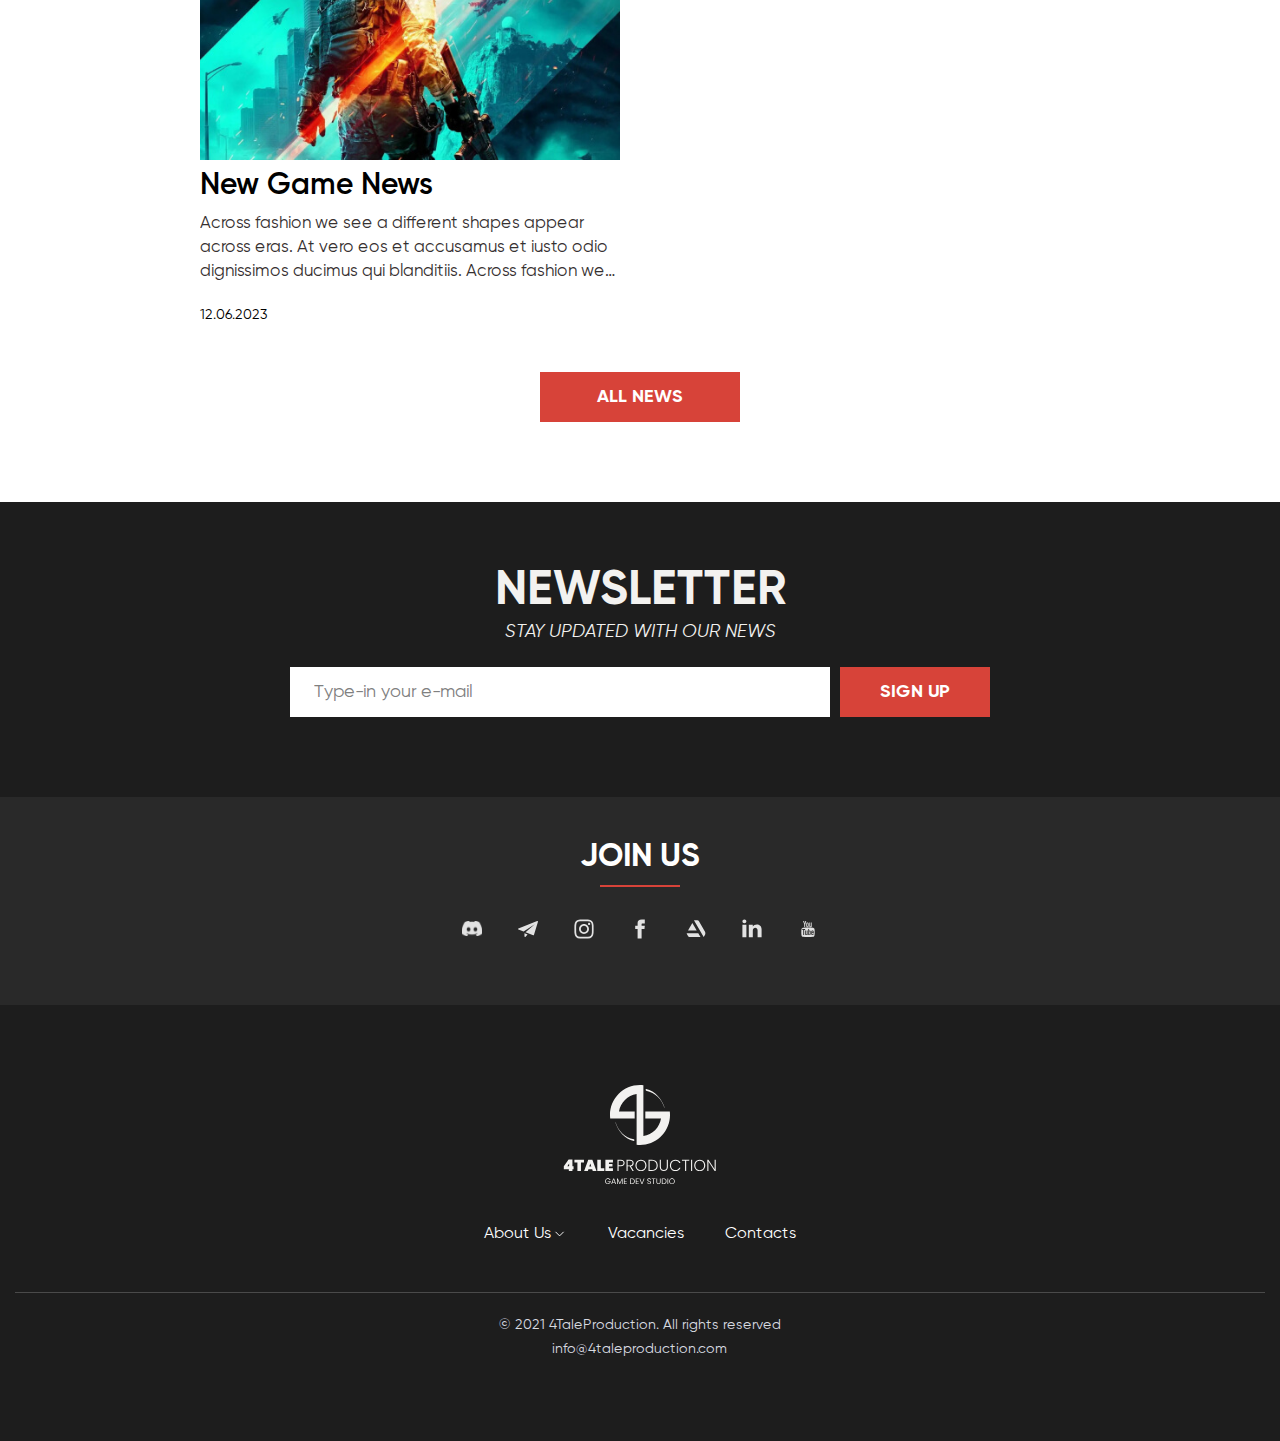
<file: warcos.html>
<!doctype html>
<html lang="en">
<head>
  <meta charset="UTF-8">
  <meta name="viewport"
        content="width=device-width, user-scalable=no, initial-scale=1.0, maximum-scale=1.0, minimum-scale=1.0">
  <meta http-equiv="X-UA-Compatible" content="ie=edge">
  <meta name="keywords" content="4tale production, 4tale, game development, gamedev, kickstarter, 3D modeling, 3D, 2D ART, VR, AR, Animation, company, 3D visualisation, rendering, warcos, shooter, rpg, game, video game">
  <title>4Tale Production</title>

  <!--Favicon Start-->
  <link rel="apple-touch-icon" sizes="180x180" href="/assets/favicon/apple-touch-icon.png">
  <link rel="icon" type="image/png" sizes="32x32" href="/assets/favicon/favicon-32x32.png">
  <link rel="icon" type="image/png" sizes="16x16" href="/assets/favicon/favicon-16x16.png">
  <link rel="manifest" href="/assets/favicon/site.webmanifest">
  <link rel="mask-icon" href="/assets/favicon/safari-pinned-tab.svg" color="#d74339">
  <meta name="msapplication-TileColor" content="#d74339">
  <meta name="theme-color" content="#ffffff">
  <!--Favicon End-->

  <!--Twitter Preview-->
  <meta property="og:url" content="https://4taleproduction.com/">
  <meta property="og:type" content="website">
  <meta property="og:title" content="Play-to-Earn Roboverse!">
  <meta property="og:description"
        content="Post-apocalyptic NFT P2E/PvP Game! Craft, stake, create NFTs, earn tokens, and customize your robots and lands!">
  <meta property="og:image" content="https://revivalofrobots.com/media/img/site-logo.jpg">
  <meta property="og:image:alt" content="Art">
  <meta property="og:locale" content="en_US">
  <meta property="og:site_name" content="4Tale Production">

  <meta name="twitter:card" content="summary_large_image">
  <meta name="twitter:site" content="@4TaleProduction">
  <meta name="twitter:creator" content="@4TaleProduction">
  <meta name="twitter:url" content="https://4taleproduction.com/">
  <meta name="twitter:title" content="Play-to-Earn Roboverse!">
  <meta name="twitter:description"
        content="Post-apocalyptic NFT P2E/PvP Game! Craft, stake, create NFTs, earn tokens, and customize your robots and lands!">
  <meta name="twitter:image" content="https://revivalofrobots.com/media/img/site-logo.jpg">
  <meta name="twitter:image:alt" content="Art">
  <!--Twitter Preview-->

  <link rel="stylesheet" href="assets/css/style.css">
  <link rel="stylesheet" href="assets/css/media.css">
  <link rel="stylesheet" href="https://cdn.jsdelivr.net/npm/swiper@9/swiper-bundle.min.css"/>
</head>
<body>
<div class="preloader" id="preloader">
  <div class="preloader__wrap">
    <div class="circle1"></div>
    <div class="circle2"></div>
  </div>
</div>
<header class="header">
  <div class="header-container container">
    <div class="header-left">
      <a href="#" class="header-logo">
        <img src="assets/media/brand/logo.svg" alt="Logo">
      </a>
      <nav class="header-menu header-menu--desktop">
        <div class="header-menu__item menu-item--dropdown">
          <p class="menu-item--toggle">
            About Us
            <svg width="17" height="16" viewBox="0 0 17 16" stroke="white" xmlns="http://www.w3.org/2000/svg">
              <path d="M4.05273 6L8.05273 10L12.0527 6" stroke-linecap="round" stroke-linejoin="round" fill="none"/>
            </svg>
          </p>
          <div class="menu-item--panel">
            <div class="menu-item--panel__content">
              <a href="#" class="menu-item--panel-item">About Us</a>
              <a href="#" class="menu-item--panel-item">Our Culture</a>
              <a href="#" class="menu-item--panel-item">Social Impact</a>
            </div>
          </div>
        </div>
        <a href="#" class="header-menu__item">Vacancies</a>
        <a href="#" class="header-menu__item">Contacts</a>
        <div class="header-menu__item menu-item--dropdown menu-item--dropdown-lang">
          <p class="menu-item--toggle">
            <svg width="17" height="16" viewBox="0 0 17 16" fill="white" xmlns="http://www.w3.org/2000/svg">
              <path d="M8.42057 14.6663C7.50946 14.6663 6.64835 14.4912 5.83724 14.141C5.02613 13.7908 4.31768 13.313 3.71191 12.7077C3.10657 12.1023 2.6288 11.3941 2.27857 10.583C1.92835 9.7719 1.75346 8.91079 1.75391 7.99967C1.75391 7.07745 1.92902 6.21345 2.27924 5.40767C2.62946 4.6019 3.10724 3.89656 3.71257 3.29167C4.31791 2.6859 5.02591 2.20812 5.83657 1.85834C6.64724 1.50856 7.50857 1.33345 8.42057 1.33301C9.3428 1.33301 10.2068 1.50812 11.0126 1.85834C11.8184 2.20856 12.5237 2.68634 13.1286 3.29167C13.7344 3.89701 14.2121 4.60256 14.5619 5.40834C14.9117 6.21412 15.0868 7.0779 15.0872 7.99967C15.0872 8.91079 14.9121 9.7719 14.5619 10.583C14.2117 11.3941 13.7339 12.1026 13.1286 12.7083C12.5232 13.3137 11.8177 13.7915 11.0119 14.1417C10.2061 14.4919 9.34235 14.6668 8.42057 14.6663ZM8.42057 13.2997C8.70946 12.8997 8.95946 12.483 9.17057 12.0497C9.38168 11.6163 9.55391 11.1552 9.68724 10.6663H7.15391C7.28724 11.1552 7.45946 11.6163 7.67057 12.0497C7.88168 12.483 8.13168 12.8997 8.42057 13.2997ZM6.68724 13.033C6.48724 12.6663 6.31213 12.2857 6.16191 11.891C6.01169 11.4963 5.8868 11.0881 5.78724 10.6663H3.82057C4.1428 11.2219 4.54569 11.7052 5.02924 12.1163C5.5128 12.5275 6.06546 12.833 6.68724 13.033ZM10.1539 13.033C10.7761 12.833 11.329 12.5275 11.8126 12.1163C12.2961 11.7052 12.6988 11.2219 13.0206 10.6663H11.0539C10.9539 11.0886 10.829 11.497 10.6792 11.8917C10.5295 12.2863 10.3544 12.6668 10.1539 13.033ZM3.25391 9.33301H5.52057C5.48724 9.11079 5.46213 8.89123 5.44524 8.67434C5.42835 8.45745 5.42013 8.23256 5.42057 7.99967C5.42057 7.76634 5.42902 7.54145 5.44591 7.32501C5.4628 7.10856 5.48769 6.88901 5.52057 6.66634H3.25391C3.19835 6.88856 3.15657 7.10812 3.12857 7.32501C3.10057 7.5419 3.0868 7.76679 3.08724 7.99967C3.08724 8.23301 3.10124 8.4579 3.12924 8.67434C3.15724 8.89079 3.1988 9.11034 3.25391 9.33301ZM6.85391 9.33301H9.98724C10.0206 9.11079 10.0457 8.89123 10.0626 8.67434C10.0795 8.45745 10.0877 8.23256 10.0872 7.99967C10.0872 7.76634 10.0788 7.54145 10.0619 7.32501C10.045 7.10856 10.0201 6.88901 9.98724 6.66634H6.85391C6.82057 6.88856 6.79546 7.10812 6.77857 7.32501C6.76168 7.5419 6.75346 7.76679 6.75391 7.99967C6.75391 8.23301 6.76235 8.4579 6.77924 8.67434C6.79613 8.89079 6.82102 9.11034 6.85391 9.33301ZM11.3206 9.33301H13.5872C13.6428 9.11079 13.6846 8.89123 13.7126 8.67434C13.7406 8.45745 13.7544 8.23256 13.7539 7.99967C13.7539 7.76634 13.7399 7.54145 13.7119 7.32501C13.6839 7.10856 13.6424 6.88901 13.5872 6.66634H11.3206C11.3539 6.88856 11.379 7.10812 11.3959 7.32501C11.4128 7.5419 11.421 7.76679 11.4206 7.99967C11.4206 8.23301 11.4121 8.4579 11.3952 8.67434C11.3784 8.89079 11.3535 9.11034 11.3206 9.33301ZM11.0539 5.33301H13.0206C12.6984 4.77745 12.2957 4.29412 11.8126 3.88301C11.3295 3.4719 10.7766 3.16634 10.1539 2.96634C10.3539 3.33301 10.529 3.71367 10.6792 4.10834C10.8295 4.50301 10.9544 4.91123 11.0539 5.33301ZM7.15391 5.33301H9.68724C9.55391 4.84412 9.38168 4.38301 9.17057 3.94967C8.95946 3.51634 8.70946 3.09967 8.42057 2.69967C8.13168 3.09967 7.88168 3.51634 7.67057 3.94967C7.45946 4.38301 7.28724 4.84412 7.15391 5.33301ZM3.82057 5.33301H5.78724C5.88724 4.91079 6.01235 4.50234 6.16257 4.10767C6.3128 3.71301 6.48768 3.33256 6.68724 2.96634C6.06502 3.16634 5.51213 3.4719 5.02857 3.88301C4.54502 4.29412 4.14235 4.77745 3.82057 5.33301Z" stroke="none"/>
            </svg>
            EN
            <svg width="17" height="16" viewBox="0 0 17 16" stroke="white" xmlns="http://www.w3.org/2000/svg">
              <path d="M4.05273 6L8.05273 10L12.0527 6" stroke-linecap="round" stroke-linejoin="round" fill="none"/>
            </svg>
          </p>
          <div class="menu-item--panel">
            <div class="menu-item--panel__content">
              <a href="#" class="menu-item--panel-item">RU</a>
            </div>
          </div>
        </div>
      </nav>
    </div>
    <div class="header-socials header-socials--desktop">
      <a href="#" target="_blank" class="header-socials__item">
        <img src="assets/media/icons/icon-instagram.svg" alt="Instagram">
      </a>
      <a href="#" target="_blank" class="header-socials__item">
        <img src="assets/media/icons/icon-facebook.svg" alt="Facebook">
      </a>
      <a href="#" target="_blank" class="header-socials__item">
        <img src="assets/media/icons/icon-artstation.svg" alt="ArtStation">
      </a>
      <a href="#" target="_blank" class="header-socials__item">
        <img src="assets/media/icons/icon-linkedin.svg" alt="Linkedin">
      </a>
    </div>
    <div class="header__burger"><span></span></div>
    <div class="header__wrapper-burger">
      <nav class="header-menu">
        <a href="#" class="header-menu__item header-burger__link">
          Home
          <svg width="13" height="24" viewBox="0 0 13 24" fill="none" xmlns="http://www.w3.org/2000/svg">
            <path d="M1 1L12 12L1 23" stroke="white"></path>
          </svg>
        </a>
        <a href="#" class="header-menu__item header-burger__link">
          About Us
          <svg width="13" height="24" viewBox="0 0 13 24" fill="none" xmlns="http://www.w3.org/2000/svg">
            <path d="M1 1L12 12L1 23" stroke="white"></path>
          </svg>
        </a>
        <a href="#" class="header-menu__item header-burger__link">
          Our Culture
          <svg width="13" height="24" viewBox="0 0 13 24" fill="none" xmlns="http://www.w3.org/2000/svg">
            <path d="M1 1L12 12L1 23" stroke="white"></path>
          </svg>
        </a>
        <a href="#" class="header-menu__item header-burger__link">
          Social Impact
          <svg width="13" height="24" viewBox="0 0 13 24" fill="none" xmlns="http://www.w3.org/2000/svg">
            <path d="M1 1L12 12L1 23" stroke="white"></path>
          </svg>
        </a>
        <a href="#" class="header-menu__item header-burger__link">
          Vacancies
          <svg width="13" height="24" viewBox="0 0 13 24" fill="none" xmlns="http://www.w3.org/2000/svg">
            <path d="M1 1L12 12L1 23" stroke="white"></path>
          </svg>
        </a>
        <a href="#" class="header-menu__item header-burger__link">
          Contacts
          <svg width="13" height="24" viewBox="0 0 13 24" fill="none" xmlns="http://www.w3.org/2000/svg">
            <path d="M1 1L12 12L1 23" stroke="white"></path>
          </svg>
        </a>
      </nav>
      <div class="header__wrapper-burger__footer">
        <div class="header__wrapper-burger__language">
          <p>Language</p>
        </div>
        <img src="assets/media/brand/logo.svg" alt="logo-image">
        <div class="header-socials">
          <a href="#" target="_blank" class="header-socials__item">
            <img src="assets/media/icons/icon-instagram.svg" alt="Instagram">
          </a>
          <a href="#" target="_blank" class="header-socials__item">
            <img src="assets/media/icons/icon-facebook.svg" alt="Facebook">
          </a>
          <a href="#" target="_blank" class="header-socials__item">
            <img src="assets/media/icons/icon-artstation.svg" alt="ArtStation">
          </a>
          <a href="#" target="_blank" class="header-socials__item">
            <img src="assets/media/icons/icon-linkedin.svg" alt="Linkedin">
          </a>
        </div>
        <a class="header__wrapper-burger__footer-mail" href="mailto:info@4taleproduction.com">info@4taleproduction.com</a>
        <p class="header__wrapper-burger__footer-rights">© 2021 4TaleProduction. Все права защищены</p>
      </div>
    </div>
  </div>
</header>

<section class="hero hero--game hero--game-warcos" style="background: linear-gradient(to right, rgba(5,5,5,0.88) 0%,rgba(5,5,5,0.76) 9%,rgba(3,3,3,0) 52%,rgba(0,0,0,0) 100%), url('assets/media/test/warcos-hero.jpg') no-repeat bottom center/cover;">
  <div class="hero-container container hero--game-container">
    <p class="hero--game__text">Win fights, eliminate opponents, earn game money, increase your level and customize your equipment.</p>
  </div>
</section>

<section class="game">
  <div class="game-container container">
    <div class="game-top">
      <h1 class="game-title">Warcos 2</h1>
      <p class="game-desc">это игра в жанре deck-building roguelike. Захватывающее приключение, в котором механики колодостроения переплетаются с ролевыми элементами. Персонажи путешествуют по землям Эвервэйна в одиночку или собирают целые отряды, чтобы дать отпор силам зла.</p>
    </div>

    <div class="game-row">
      <div class="game-item game-item--text">
        <h2 class="game-item__title">Уникальные локации</h2>
        <p class="game-item__text">Вы увидите удивительные места вечно увядающего мира Everwayne</p>
      </div>
      <div class="game-item">
        <img src="assets/media/test/gameItemTest.png" alt="Game" class="game-item__img">
      </div>
    </div>
    <div class="game-row">
      <div class="game-item game-item--text">
        <h2 class="game-item__title">Интересные герои</h2>
        <p class="game-item__text">Вы познакомитесь с четырьмя героями с  уникальными механиками</p>
      </div>
      <div class="game-item">
        <img src="assets/media/test/gameItemTest.png" alt="Game" class="game-item__img">
      </div>
    </div>
    <div class="game-row">
      <div class="game-item game-item--text">
        <h2 class="game-item__title">Захватывающий визуальный стиль</h2>
        <p class="game-item__text">Вы увидите удивительные места вечно увядающего мира Everwayne</p>
      </div>
      <div class="game-item">
        <img src="assets/media/test/gameItemTest3.jpg" alt="Game" class="game-item__img">
      </div>
    </div>


  </div>
</section>

<section class="news section">
  <div class="news-container container">
    <h2 class="section-title news-title">Latest news</h2>
    <div class="news-grid">
      <a href="#" class="news-card">
        <div class="news-card__image">
          <img src="assets/media/test/warcos-preview.jpg" alt="Preview">
        </div>
        <h6 class="news-card__title">New Game News</h6>
        <p class="news-card__text">Across fashion we see a different shapes appear across eras. At vero eos et accusamus et iusto odio dignissimos ducimus qui blanditiis.</p>
        <p class="news-card__date">12.06.2023</p>
      </a>
      <a href="#" class="news-card">
        <div class="news-card__image">
          <img src="assets/media/test/everwayne-preview.jpg" alt="Preview">
        </div>
        <h6 class="news-card__title">New Game News Part 1: How to build a game? How to find good candidates?</h6>
        <p class="news-card__text">Across fashion we see a different shapes appear across eras. At vero eos et accusamus et iusto odio dignissimos ducimus qui blanditiis.</p>
        <p class="news-card__date">12.06.2023</p>
      </a>
      <a href="#" class="news-card">
        <div class="news-card__image">
          <img src="assets/media/test/warcos-preview.jpg" alt="Preview">
        </div>
        <h6 class="news-card__title">New Game News</h6>
        <p class="news-card__text">Across fashion we see a different shapes appear across eras. At vero eos et accusamus et iusto odio dignissimos ducimus qui blanditiis. Across fashion we see a different shapes appear across eras. At vero eos et accusamus et iusto odio dignissimos ducimus qui blanditiis.</p>
        <p class="news-card__date">12.06.2023</p>
      </a>
    </div>
    <a href="#" class="news__btn-view btn">All News</a>
  </div>
</section>
<section class="newsletter">
  <div class="newsletter-container container">
    <div class="newsletter-top">
      <h2 class="newsletter-title">Newsletter</h2>
      <h4 class="newsletter-subtitle">Stay updated with our news</h4>
    </div>
    <form action="#" class="newsletter-form">
      <input type="email" placeholder="Type-in your e-mail" required class="newsletter-form__input">
      <button type="submit" class="btn newsletter-form__btn">Sign Up</button>
    </form>
  </div>
</section>
<section class="socials">
  <div class="socials-container container">
    <h2 class="socials-title">Join Us</h2>
    <div class="socials-grid">
      <a href="#" target="_blank" class="socials-item">
        <img src="assets/media/icons/icon-socials-discord.svg" alt="Discord">
      </a>
      <a href="#" target="_blank" class="socials-item">
        <img src="assets/media/icons/icon-socials-tg.svg" alt="Telegram">
      </a>
      <a href="#" target="_blank" class="socials-item">
        <img src="assets/media/icons/icon-socials-insta.svg" alt="Instagram">
      </a>
      <a href="#" target="_blank" class="socials-item">
        <img src="assets/media/icons/icon-socials-fb.svg" alt="Facebook">
      </a>
      <a href="#" target="_blank" class="socials-item">
        <img src="assets/media/icons/icon-socials-art.svg" alt="ArtStation">
      </a>
      <a href="#" target="_blank" class="socials-item">
        <img src="assets/media/icons/icon-socials-linkedin.svg" alt="Linkedin">
      </a>
      <a href="#" target="_blank" class="socials-item">
        <img src="assets/media/icons/icon-socials-yt.svg" alt="Youtube">
      </a>
    </div>
  </div>
</section>
<footer class="footer">
  <div class="footer-container container">
    <a href="#" class="footer-logo">
      <img src="assets/media/brand/logo-footer.svg" alt="4Tale Production">
    </a>
    <div class="footer-menu">
      <div class="footer-menu__item footer-menu__item--dropdown menu-item--dropdown">
        <p class="menu-item--toggle">
          About Us
          <svg width="17" height="16" viewBox="0 0 17 16" stroke="white" xmlns="http://www.w3.org/2000/svg">
            <path d="M4.05273 6L8.05273 10L12.0527 6" stroke-linecap="round" stroke-linejoin="round" fill="none"/>
          </svg>
        </p>
        <div class="menu-item--panel">
          <div class="menu-item--panel__content">
            <a href="#" class="menu-item--panel-item">About Us</a>
            <a href="#" class="menu-item--panel-item">Our Culture</a>
            <a href="#" class="menu-item--panel-item">Social Impact</a>
          </div>
        </div>
      </div>
      <a href="#" class="footer-menu__item">Vacancies</a>
      <a href="#" class="footer-menu__item">Contacts</a>
    </div>
    <div class="footer-bottom">
      <p class="footer-bottom__text">© 2021 4TaleProduction. All rights reserved</p>
      <a href="mailto:info@4taleproduction.com" class="footer-bottom__text">info@4taleproduction.com</a>
    </div>
  </div>
</footer>

<script src="https://cdn.jsdelivr.net/npm/swiper@9/swiper-bundle.min.js"></script>
<script src="https://code.jquery.com/jquery-3.7.0.min.js" integrity="sha256-2Pmvv0kuTBOenSvLm6bvfBSSHrUJ+3A7x6P5Ebd07/g=" crossorigin="anonymous"></script>
<script src="assets/js/script.js"></script>
</body>
</html>
</file>
<file: assets/css/style.css>
/*
* Prefixed by https://autoprefixer.github.io
* PostCSS: v8.4.14,
* Autoprefixer: v10.4.7
* Browsers: last 2 version
*/

@font-face {
    font-family: 'Gilroy';
    src: url('../fonts/gilroy/Gilroy-Light.woff2') format('woff2'),
    url('../fonts/gilroy/Gilroy-Light.woff') format('woff'),
    url('../fonts/gilroy/Gilroy-Light.ttf') format('truetype');
    font-weight: 300;
    font-style: normal;
    font-display: swap;
}
@font-face {
    font-family: 'Gilroy';
    src: url('../fonts/gilroy/Gilroy-Regular.woff2') format('woff2'),
    url('../fonts/gilroy/Gilroy-Regular.woff') format('woff'),
    url('../fonts/gilroy/Gilroy-Regular.ttf') format('truetype');
    font-weight: 400;
    font-style: normal;
    font-display: swap;
}
@font-face {
    font-family: 'Gilroy';
    src: url('../fonts/gilroy/Gilroy-RegularItalic.woff2') format('woff2'),
    url('../fonts/gilroy/Gilroy-RegularItalic.woff') format('woff'),
    url('../fonts/gilroy/Gilroy-RegularItalic.ttf') format('truetype');
    font-weight: 400;
    font-style: italic;
    font-display: swap;
}
@font-face {
    font-family: 'Gilroy';
    src: url('../fonts/gilroy/Gilroy-Medium.woff2') format('woff2'),
    url('../fonts/gilroy/Gilroy-Medium.woff') format('woff'),
    url('../fonts/gilroy/Gilroy-Medium.ttf') format('truetype');
    font-weight: 500;
    font-style: normal;
    font-display: swap;
}
@font-face {
    font-family: 'Gilroy';
    src: url('../fonts/gilroy/Gilroy-Semibold.woff2') format('woff2'),
    url('../fonts/gilroy/Gilroy-Semibold.woff') format('woff'),
    url('../fonts/gilroy/Gilroy-Semibold.ttf') format('truetype');
    font-weight: 600;
    font-style: normal;
    font-display: swap;
}
@font-face {
    font-family: 'Gilroy';
    src: url('../fonts/gilroy/Gilroy-SemiBoldItalic.woff2') format('woff2'),
    url('../fonts/gilroy/Gilroy-SemiBoldItalic.woff') format('woff'),
    url('../fonts/gilroy/Gilroy-SemiBoldItalic.ttf') format('truetype');
    font-weight: 600;
    font-style: italic;
    font-display: swap;
}
@font-face {
    font-family: 'Gilroy';
    src: url('../fonts/gilroy/Gilroy-Bold.woff2') format('woff2'),
    url('../fonts/gilroy/Gilroy-Bold.woff') format('woff'),
    url('../fonts/gilroy/Gilroy-Bold.ttf') format('truetype');
    font-weight: 700;
    font-style: normal;
    font-display: swap;
}
@font-face {
    font-family: 'Gilroy';
    src: url('../fonts/gilroy/Gilroy-ExtraBold.woff2') format('woff2'),
    url('../fonts/gilroy/Gilroy-ExtraBold.woff') format('woff'),
    url('../fonts/gilroy/Gilroy-ExtraBold.ttf') format('truetype');
    font-weight: 800;
    font-style: normal;
    font-display: swap;
}
@font-face {
    font-family: 'Gilroy';
    src: url('../fonts/gilroy/Gilroy-Black.woff2') format('woff2'),
    url('../fonts/gilroy/Gilroy-Black.woff') format('woff'),
    url('../fonts/gilroy/Gilroy-Black.ttf') format('truetype');
    font-weight: 900;
    font-style: normal;
    font-display: swap;
}
@font-face {
    font-family: 'Gilroy';
    src: url('../fonts/gilroy/Gilroy-BlackItalic.woff2') format('woff2'),
    url('../fonts/gilroy/Gilroy-BlackItalic.woff') format('woff'),
    url('../fonts/gilroy/Gilroy-BlackItalic.ttf') format('truetype');
    font-weight: 900;
    font-style: italic;
    font-display: swap;
}

* {
    margin: 0;
    padding: 0;
    -webkit-box-sizing: border-box;
    box-sizing: border-box;
}
html {
    --first-font: "Gilroy", sans-serif;
    --color-gold: #FFA800;
    --color-red: #D74339;
    --color-red-darker: #AA2B22;
    --color-dark: #1D1D1D;
    --color-dark-grey: #292929;
}
body {
    font-family: var(--first-font);
    background: var(--color-dark);
}

::-webkit-scrollbar {
    width: 10px;
}
::-webkit-scrollbar-thumb {
    background: var(--color-gold);
    border-radius: 15px;
}
input, textarea, button {
    font-family: inherit;
}
input::-webkit-outer-spin-button,
input::-webkit-inner-spin-button {
    -webkit-appearance: none;
    margin: 0;
}
input[type=number] {
    -moz-appearance: textfield;
}

a {
    text-decoration: none;
    -webkit-transition: color .3s;
    transition: color .3s;
}
a:hover {
    color: var(--color-gold) !important;
    text-decoration: none;
}
pre {
    color: inherit;
    font-family: inherit;
    white-space: normal;
    font-size: inherit;
}

.hidden-h1 {
    font-size: 0;
    width: 1px;
    height: 1px;
    display: inline-block;
    overflow: hidden;
    position: absolute!important;
    border: 0!important;
    padding: 0!important;
    margin: 0!important;
    clip: rect(1px,1px,1px,1px);
}

.preloader {
    position: fixed;
    background-color: #141414;
    width: 100%;
    height: 100vh;
    z-index: 21;
    display: -webkit-box;
    display: -ms-flexbox;
    display: flex;
    -webkit-box-pack: center;
    -ms-flex-pack: center;
    justify-content: center;
    -webkit-box-align: center;
    -ms-flex-align: center;
    align-items: center;
    top: 0;
    left: 0;
}
.preloader__wrap {
    position: relative;
    width: 300px;
    height: 300px;
}
.preloader__none {
    display: none;
}
.circle1 {
    width: 150px;
    height: 150px;
    top: 75px;
    left: 75px;
    border-color: #b2b2b2 transparent;
    -webkit-animation: spinner 2s cubic-bezier(.075, .82, .165, 1) 0s infinite;
    animation: spinner 2s cubic-bezier(.075, .82, .165, 1) 0s infinite;
}
.circle1, .circle2 {
    position: absolute;
    border-radius: 50%;
    border-style: solid;
    border-width: 4px;
}
.circle2 {
    width: 170px;
    height: 170px;
    top: 65px;
    left: 65px;
    border-color: transparent var(--color-gold);
    -webkit-animation: spinner 3s cubic-bezier(.25, .46, .45, .94) 0s infinite;
    animation: spinner 3s cubic-bezier(.25, .46, .45, .94) 0s infinite;
}
@-webkit-keyframes spinner {
    0% {
        -webkit-transform: rotate(0deg);
        transform: rotate(0deg);
    }
    to {
        -webkit-transform: rotate(1turn);
        transform: rotate(1turn);
    }
}
@keyframes spinner {
    0% {
        -webkit-transform: rotate(0deg);
        transform: rotate(0deg);
    }
    to {
        -webkit-transform: rotate(1turn);
        transform: rotate(1turn);
    }
}

.container {
    margin: 0 auto;
    padding: 0 15px;
}
@media (min-width: 576px) {
    .container, .container-sm {
        max-width: 100%;
    }
}
@media (min-width: 768px) {
    .container, .container-md, .container-sm {
        max-width: 750px;
    }
}
@media (min-width: 992px) {
    .container, .container-lg, .container-md, .container-sm {
        max-width: 990px;
    }
}
@media (min-width: 1200px) {
    .container, .container-lg, .container-md, .container-sm, .container-xl {
        max-width: 1170px;
    }
}
@media (min-width: 1400px) {
    .container, .container-lg, .container-md, .container-sm, .container-xl {
        max-width: 1806px;
    }
}
.swiper-slide {
    height: auto !important;
}
.section {
    padding: 40px 0 80px;
}
.section-title {
    color: #FFF;
    text-align: center;
    font-size: 48px;
    font-weight: 700;
    line-height: normal;
    text-transform: uppercase;
    margin-bottom: 64px;
}

.btn {
    color: #FFF;
    font-size: 20px;
    font-weight: 700;
    line-height: 28px;
    text-transform: uppercase;
    background: var(--color-red);
    -webkit-transition: background .3s;
    transition: background .3s;
    display: -webkit-box;
    display: -ms-flexbox;
    display: flex;
    -webkit-box-align: center;
    -ms-flex-align: center;
    align-items: center;
    -webkit-box-pack: center;
    -ms-flex-pack: center;
    justify-content: center;
    width: 240px;
    height: 64px;
    margin: 48px auto 0;
    border: none;
    cursor: pointer;
}
.btn:hover {
    background: var(--color-red-darker);
    color: #FFF!important;
}

.menu-item--dropdown {
    position: relative;
}
.menu-item--dropdown svg {
    width: 16px;
    height: 16px;
}
.menu-item--dropdown-lang svg:first-of-type {
    margin-right: 4px;
}
.menu-item--dropdown-lang .menu-item--panel {
    left: 0;
}
.menu-item--dropdown-lang .menu-item--panel__content {
    padding: 12px 20px 12px;
}
.menu-item--toggle {
    -webkit-user-select: none;
    -webkit-touch-callout: none;
    -moz-user-select: none;
    -ms-user-select: none;
    user-select: none;
    cursor: pointer;
    -webkit-transition: color .3s;
    transition: color .3s;
    display: -webkit-box;
    display: -ms-flexbox;
    display: flex;
    -webkit-box-align: center;
    -ms-flex-align: center;
    align-items: center;
    position: relative;
    z-index: 1;
}
.menu-item--toggle:hover {
    color: var(--color-gold);
}
.menu-item--toggle svg {
    -webkit-transition: stroke .3s, fill .3s;
    transition: stroke .3s, fill .3s;
}
.menu-item--toggle:hover svg {
    stroke: var(--color-gold);
    fill: var(--color-gold);
}
.menu-item--panel {
    position: absolute;
    top: 0;
    left: -12px;
    -webkit-transition: opacity 300ms cubic-bezier(0.4, 0, 0.2, 1) 0s, -webkit-transform 300ms cubic-bezier(0.4, 0, 0.2, 1) 0s;
    transition: opacity 300ms cubic-bezier(0.4, 0, 0.2, 1) 0s, -webkit-transform 300ms cubic-bezier(0.4, 0, 0.2, 1) 0s;
    transition: transform 300ms cubic-bezier(0.4, 0, 0.2, 1) 0s, opacity 300ms cubic-bezier(0.4, 0, 0.2, 1) 0s;
    transition: transform 300ms cubic-bezier(0.4, 0, 0.2, 1) 0s, opacity 300ms cubic-bezier(0.4, 0, 0.2, 1) 0s, -webkit-transform 300ms cubic-bezier(0.4, 0, 0.2, 1) 0s;
    -webkit-transform: translateY(15px);
    transform: translateY(15px);
    visibility: hidden;
    opacity: 0;
}
.menu-item--panel__content {
    display: -webkit-box;
    display: -ms-flexbox;
    display: flex;
    -webkit-box-orient: vertical;
    -webkit-box-direction: normal;
    -ms-flex-direction: column;
    flex-direction: column;
    -webkit-box-align: start;
    -ms-flex-align: start;
    align-items: flex-start;
    padding: 12px 55px 12px 12px;
    background: var(--color-dark);
    z-index: 5;
    border-radius: 4px;
    -webkit-box-shadow:  0 0 5px #282828;
    box-shadow:  0 0 5px #282828;
    margin-top: 54px;
}
.menu-item--panel-item {
    color: #FFF;
    line-height: normal;
    white-space: nowrap;
}
.menu-item--panel-item:not(:last-child) {
    margin-bottom: 8px;
}
.menu-item--dropdown--animated .menu-item--toggle svg {
    -webkit-transform: rotate(180deg);
    transform: rotate(180deg);
}
.menu-item--dropdown--animated .menu-item--panel {
    opacity: 1;
    -webkit-transform: translateY(0);
    transform: translateY(0);
}
.menu-item--dropdown--active .menu-item--panel {
    visibility: visible;
}

.contact-form__content {
    max-width: 960px;
    margin: 0 auto;
}
.contact-form__title {
    color: #F3F2F0;
    text-align: center;
    font-size: 64px;
    font-weight: 700;
    text-transform: uppercase;
    margin-bottom: 69px;
}
.contact-form__row {
    display: -ms-grid;
    display: grid;
    -ms-grid-columns: 1fr 64px 1fr;
    grid-template-columns: repeat(2, 1fr);
    gap: 64px;
}
.contact-form__item {
    display: -webkit-box;
    display: -ms-flexbox;
    display: flex;
    -webkit-box-orient: vertical;
    -webkit-box-direction: normal;
    -ms-flex-direction: column;
    flex-direction: column;
    padding: 16px 0;
}
.contact-form__item label {
    color: #FFF;
    font-size: 20px;
    font-weight: 700;
    margin-bottom: 8px;
}
.contact-form__item input {
    border-radius: 16px;
    background: #FFF;
    border: none;
    height: 48px;
    outline: none;
    padding: 20px;
    font-size: 18px;
}
.contact-form__item textarea {
    border-radius: 16px;
    background: #FFF;
    border: none;
    outline: none;
    padding: 20px;
    font-size: 18px;
    resize: vertical;
}
.contact-form__text {
    color: #F3F2F0;
    text-align: center;
    font-size: 20px;
    font-weight: 500;
    text-transform: uppercase;
    margin-top: 40px;
}
.contact-form__btn {
    margin-top: 39px;
}
.contact-form__file {

}
.contact-form__file-toggle {
    margin-bottom: 24px;
    padding: 16px 0;
    border-radius: 16px;
    border: 2px dashed #606060;
    cursor: pointer;
}
.contact-form__file-toggle__text {
    color: #E2E2E2;
    font-size: 14px;
    font-weight: 500;
    text-align: center;
    padding: 0 15px;
}
.contact-form__file-list {
    display: -webkit-box;
    display: -ms-flexbox;
    display: flex;
    -webkit-box-orient: vertical;
    -webkit-box-direction: normal;
    -ms-flex-direction: column;
    flex-direction: column;
    gap: 8px;
}
.contact-form__file-item {
    display: -webkit-box;
    display: -ms-flexbox;
    display: flex;
    -webkit-box-pack: center;
    -ms-flex-pack: center;
    justify-content: center;
    -webkit-box-align: center;
    -ms-flex-align: center;
    align-items: center;
    padding: 12px 0;
    border-radius: 16px;
    border: 2px solid #606060;
}
.contact-form__file-item__title {
    color: #E2E2E2;
    font-size: 14px;
    font-weight: 700;
    margin: 0 16px 0 4px;
    max-width: 300px;
    -webkit-line-clamp: 1;
    -webkit-box-orient: vertical;
    display: inline-block;
    display: -webkit-box;
    overflow: hidden;
    text-overflow: ellipsis;
    word-break: break-all;
}
.contact-form__file-item__btn {
    background: none;
    border: none;
    outline: none;
    cursor: pointer;
    display: -webkit-box;
    display: -ms-flexbox;
    display: flex;
    -webkit-box-align: center;
    -ms-flex-align: center;
    align-items: center;
    -webkit-box-pack: center;
    -ms-flex-pack: center;
    justify-content: center;
}
.contact-form__file-item__btn svg {
    -webkit-transition: fill .3s;
    transition: fill .3s;
}
.contact-form__file-item__btn:hover svg {
    fill: var(--color-gold);
}


.header {
    position: fixed;
    top: 0;
    left: 0;
    width: 100%;
    z-index: 10;
    background: var(--color-dark);
    -webkit-box-shadow:  0 0 5px #282828;
    box-shadow:  0 0 5px #282828;
}
.header-container {
    display: -webkit-box;
    display: -ms-flexbox;
    display: flex;
    -webkit-box-align: center;
    -ms-flex-align: center;
    align-items: center;
    -webkit-box-pack: justify;
    -ms-flex-pack: justify;
    justify-content: space-between;
    -ms-flex-wrap: wrap;
    flex-wrap: wrap;
    min-height: 72px;
}
.header-left {
    display: -webkit-box;
    display: -ms-flexbox;
    display: flex;
    -webkit-box-align: center;
    -ms-flex-align: center;
    align-items: center;
}
.header-logo {
    margin-right: 37px;
    display: -webkit-box;
    display: -ms-flexbox;
    display: flex;
    -webkit-box-align: center;
    -ms-flex-align: center;
    align-items: center;
}
.header-logo img {
    max-width: 178px;
}
.header-menu {
    display: -webkit-box;
    display: -ms-flexbox;
    display: flex;
    -webkit-box-align: center;
    -ms-flex-align: center;
    align-items: center;
}
.header-menu__item {
    color: #FFF;
    position: relative;
}
.header-menu__item--active {
    color: var(--color-gold);
}
.header-menu__item:not(:last-child) {
    margin-right: 92px;
}
.header-socials {
    display: -webkit-box;
    display: -ms-flexbox;
    display: flex;
    -webkit-box-align: center;
    -ms-flex-align: center;
    align-items: center;
}
.header-socials__item {
    width: 32px;
    height: 32px;
    -webkit-transition: opacity .3s;
    transition: opacity .3s;
}
.header-socials__item img {
    width: 100%;
    height: 100%;
}
.header-socials__item:not(:last-of-type) {
    margin-right: 24px;
}
.header-socials__item:hover {
    opacity: .8;
}
.header__wrapper-burger {
    display: none;
}
.header__burger {
    display: none;
}


.hero {
    margin-top: 72px;
    min-height: calc(100vh - 72px);
}
.hero-container {
    max-width: 100%;
    padding: 0;
}
.hero-slider__slide {
    position: relative;
    max-height: calc(100vh - 72px);
    min-height: calc(100vh - 72px);
}
.hero-slider__slide-img {
    width: 100%;
    height: 100%;
    -o-object-fit: cover;
    object-fit: cover;
    -o-object-position: top;
    object-position: top;
}
.hero-slider__slide-content {
    position: absolute;
    bottom: -1px;
    left: 0;
    width: 100%;
    z-index: 1;
    display: -webkit-box;
    display: -ms-flexbox;
    display: flex;
    -webkit-box-orient: vertical;
    -webkit-box-direction: normal;
    -ms-flex-direction: column;
    flex-direction: column;
    -webkit-box-pack: end;
    -ms-flex-pack: end;
    justify-content: flex-end;
}
.hero-slider__slide-info {
    margin-top: auto;
    display: -webkit-box;
    display: -ms-flexbox;
    display: flex;
    -webkit-box-orient: vertical;
    -webkit-box-direction: normal;
    -ms-flex-direction: column;
    flex-direction: column;
    -webkit-box-align: center;
    -ms-flex-align: center;
    align-items: center;
    width: 100%;
    background: -webkit-gradient(linear, left bottom, left top, from(#050505), color-stop(44.33%, rgba(3, 3, 3, 0.76)), to(rgba(0, 0, 0, 0.00)));
    background: linear-gradient(0deg, #050505 0%, rgba(3, 3, 3, 0.76) 44.33%, rgba(0, 0, 0, 0.00) 100%);
    padding: 62px 20px 30px;
}
.hero-slider__slide-title {
    max-width: 674px;
    width: 100%;
    display: -webkit-box;
    display: -ms-flexbox;
    display: flex;
    -webkit-box-align: end;
    -ms-flex-align: end;
    align-items: flex-end;
    -webkit-box-pack: justify;
    -ms-flex-pack: justify;
    justify-content: space-between;
}
.hero-slider__slide-title__link {
    font-size: 48px;
    font-style: italic;
    font-weight: 900;
    line-height: 107%;
    padding: 0 15px;
    text-transform: uppercase;
    text-align: center;
    background-image: -webkit-gradient(linear, left top, right top, color-stop(50%, var(--color-gold)), color-stop(50%, white));
    background-image: linear-gradient(90deg, var(--color-gold) 50%, white 50%);
    background-position:100%;
    background-size:200% 100%;
    background-clip:text;
    -webkit-background-clip:text;
    color: transparent!important;
    -webkit-transition: background-position .3s ease-out, -webkit-transform .4s ease-out;
    transition: background-position .3s ease-out, -webkit-transform .4s ease-out;
    transition: background-position .3s ease-out, transform .4s ease-out;
    transition: background-position .3s ease-out, transform .4s ease-out, -webkit-transform .4s ease-out;
    margin: 0 auto;
}
.hero-slider__slide-title__link:hover {
    background-position:0;
    color: transparent!important;
    -webkit-transform: scale(1.1);
    transform: scale(1.1);
}
.hero-slider__slide-more {
    color: #FFF;
    font-size: 16px;
    font-weight: 700;
    line-height: 28px;
    text-transform: lowercase;
    display: -webkit-box;
    display: -ms-flexbox;
    display: flex;
    -webkit-box-align: center;
    -ms-flex-align: center;
    align-items: center;
    margin: 22px 0 6px;
}
.hero-slider__slide-more__arrow {
    width: 15px;
    height: 20px;
}
.hero-slider__slide-more__arrow--right {
    -webkit-transform: scale(-1, 1);
    transform: scale(-1, 1);
}
.hero-slider__slide-more__text {
    margin: 0 14px;
}
.hero-slider__slide-desc {
    color: #FFF;
    text-align: center;
    font-size: 20px;
    font-weight: 400;
    line-height: 144%;
    max-width: 494px;
    -webkit-line-clamp: 2;
    -webkit-box-orient: vertical;
    display: inline-block;
    display: -webkit-box;
    overflow: hidden;
    text-overflow: ellipsis;
}
.hero-swiper-button {
    background: none;
    border: none;
    cursor: pointer;
    width: 40px;
    height: 40px;
    z-index: 1;
    position: relative;
    margin-bottom: 6px;
}
.hero-swiper-button svg {
    -webkit-transition: stroke .3s, fill .3s;
    transition: stroke .3s, fill .3s;
}
.hero-swiper-button:hover svg {
    stroke: var(--color-gold);
    fill: var(--color-gold);
}
.hero-swiper-button-next {
    -webkit-transform: scale(-1, 1);
    transform: scale(-1, 1);
}
.hero-swiper-button--mobile {
    display: none;
}

.hero--game {
    position: relative;
}
.hero--game__text {
    color: #FFF;
    font-size: 32px;
    font-weight: 600;
    line-height: 150%;
    max-width: 494px;
    position: absolute;
    top: 50%;
    left: 6%;
    -webkit-transform: translate(0, -50%);
    transform: translate(0, -50%);
}


.games-grid {
    display: -ms-grid;
    display: grid;
    grid-template-columns: repeat(auto-fit, minmax(484px, -webkit-max-content));
    grid-template-columns: repeat(auto-fit, minmax(484px, max-content));
    -webkit-box-pack: center;
    -ms-flex-pack: center;
    justify-content: center;
    grid-gap: 56px;
}
.games-card {
    max-width: 484px;
    color: #FFF;
}
.games-card__image {
    width: 100%;
    height: 280px;
}
.games-card__image img {
    width: 100%;
    height: 100%;
    -o-object-fit: cover;
    object-fit: cover;
}
.games-card__title {
    font-size: 30px;
    font-weight: 600;
    line-height: 120%;
    margin-top: 16px;
    -webkit-line-clamp: 2;
    -webkit-box-orient: vertical;
    display: inline-block;
    display: -webkit-box;
    overflow: hidden;
    text-overflow: ellipsis;
}


.news {
    background: #ffffff;
}
.news--page {
    background: none;
    padding: 80px 0;
}
.news--page .news-card {
    color: #FFFFFF;
}
.news--page .news-card__text {
    color: #E2E2E2;
}
.news--page .news-card__date {
    color: #FFFFFF;
}
.news-title {
    color: #000000;
}
.news-grid {
    max-width: 1920px;
    margin: 0 auto;
    display: -ms-grid;
    display: grid;
    grid-template-columns: repeat(auto-fit, minmax(420px, -webkit-max-content));
    grid-template-columns: repeat(auto-fit, minmax(420px, max-content));
    -webkit-box-pack: center;
    -ms-flex-pack: center;
    justify-content: center;
    grid-gap: 90px;
}
.news-card {
    max-width: 420px;
    color: #000000;
}
.news-card__image {
    width: 100%;
    height: 242px;
}
.news-card__image img {
    width: 100%;
    height: 100%;
    -o-object-fit: cover;
    object-fit: cover;
}
.news-card__title {
    font-size: 30px;
    font-weight: 600;
    line-height: 120%;
    margin: 8px 0;
    -webkit-line-clamp: 1;
    -webkit-box-orient: vertical;
    display: inline-block;
    display: -webkit-box;
    overflow: hidden;
    text-overflow: ellipsis;
}
.news-card__text {
    color: #363030;
    font-size: 17px;
    line-height: 24px;
    -webkit-line-clamp: 3;
    -webkit-box-orient: vertical;
    display: inline-block;
    display: -webkit-box;
    overflow: hidden;
    text-overflow: ellipsis;
}
.news-card__date {
    color: #000000;
    font-size: 14px;
    line-height: 114%;
    margin-top: 24px;
}


.newsletter {
    padding: 80px 0 127px;
}
.newsletter-top {
    display: -webkit-box;
    display: -ms-flexbox;
    display: flex;
    -webkit-box-orient: vertical;
    -webkit-box-direction: normal;
    -ms-flex-direction: column;
    flex-direction: column;
}
.newsletter-title {
    color: #F3F2F0;
    text-align: center;
    font-size: 64px;
    font-weight: 700;
    line-height: normal;
    text-transform: uppercase;
}
.newsletter-subtitle {
    color: #F3F2F0;
    text-align: center;
    font-size: 24px;
    font-style: italic;
    font-weight: 400;
    line-height: normal;
    text-transform: uppercase;
}
.newsletter-form {
    max-width: 1050px;
    display: -webkit-box;
    display: -ms-flexbox;
    display: flex;
    -webkit-box-align: center;
    -ms-flex-align: center;
    align-items: center;
    gap: 10px;
    margin: 24px auto 0;
}
.newsletter-form__input {
    width: 100%;
    height: 64px;
    padding: 18px 24px;
    color: #808080;
    font-size: 24px;
    font-weight: 400;
    line-height: normal;
    border: none;
    background: white;
    outline: none;
    -webkit-box-flex: 1;
    -ms-flex: 1;
    flex: 1;
}
.newsletter-form__input::-webkit-input-placeholder {
    color: #808080;
}
.newsletter-form__input::-moz-placeholder {
    color: #808080;
}
.newsletter-form__input:-ms-input-placeholder {
    color: #808080;
}
.newsletter-form__input::-ms-input-placeholder {
    color: #808080;
}
.newsletter-form__input::placeholder {
    color: #808080;
}
.newsletter-form__btn {
    margin: 0;
}


.socials {
    background: var(--color-dark-grey);
    padding: 40px 0;
}
.socials-title {
    color: #FFF;
    text-align: center;
    font-size: 32px;
    font-weight: 700;
    line-height: normal;
    text-transform: uppercase;
    position: relative;
}
.socials-title:after {
    content: '';
    width: 80px;
    height: 2px;
    background: var(--color-red);
    position: absolute;
    bottom: -10px;
    left: 0;
    right: 0;
    margin: auto;
}
.socials-grid {
    display: -ms-grid;
    display: grid;
    grid-template-columns: repeat(auto-fit, minmax(32px, -webkit-max-content));
    grid-template-columns: repeat(auto-fit, minmax(32px, max-content));
    -webkit-box-pack: center;
    -ms-flex-pack: center;
    justify-content: center;
    grid-gap: 24px;
    padding: 20px 0;
    margin-top: 16px;
}
.socials-item {
    width: 32px;
    height: 32px;
    -webkit-transition: opacity .3s;
    transition: opacity .3s;
}
.socials-item:hover {
    opacity: .7;
}


.footer {
    padding: 80px 0;
}
.footer-container {
    max-width: 1620px;
    display: -webkit-box;
    display: -ms-flexbox;
    display: flex;
    -webkit-box-orient: vertical;
    -webkit-box-direction: normal;
    -ms-flex-direction: column;
    flex-direction: column;
    -webkit-box-align: center;
    -ms-flex-align: center;
    align-items: center;
}
.footer-menu {
    display: -webkit-box;
    display: -ms-flexbox;
    display: flex;
    margin: 32px 0 48px;
}
.footer-menu__item {
    color: #FFF;
    line-height: normal;
}
.footer-menu__item:not(:last-child) {
    margin-right: 92px;
}
.footer-menu__item--dropdown .menu-item--panel__content {
    margin-top: 30px;
}
.footer-bottom {
    text-align: center;
    padding-top: 20px;
    border-top: 1px solid rgba(255, 255, 255, 0.2);
    width: 100%;
}
.footer-bottom__text {
    color: #D9DBE1;
    font-size: 14px;
    line-height: 24px;
}


.page-hero {
    padding-top: 72px;
    min-height: 624px;
    display: -webkit-box;
    display: -ms-flexbox;
    display: flex;
    -webkit-box-align: center;
    -ms-flex-align: center;
    align-items: center;
    background-attachment: fixed;
    background-position: center;
    background-repeat: no-repeat;
    background-size: cover;
}
.page-hero--vacancies__bg {
    position: absolute;
    bottom: 0;
    left: 0;
}
.page-hero--vacancies__bg-right {
    left: auto;
    right: 0;
    -webkit-transform: scale(-1, 1);
    transform: scale(-1, 1);
}
.page-hero--vacancies {
    position: relative;
}
.page-hero-container {
    position: relative;
    z-index: 1;
    display: -webkit-box;
    display: -ms-flexbox;
    display: flex;
    -webkit-box-orient: vertical;
    -webkit-box-direction: normal;
    -ms-flex-direction: column;
    flex-direction: column;
    -webkit-box-align: center;
    -ms-flex-align: center;
    align-items: center;
    text-align: center;
}
.page-hero__banner {
    color:  #FFF;
    font-size: 24px;
    font-weight: 700;
    line-height: 28px;
    text-transform: uppercase;
    padding: 8px 120px;
    background: var(--color-red);
    margin-bottom: 73px;
}
.page-hero__title {
    color: #FFF;
    font-size: 96px;
    font-style: italic;
    font-weight: 900;
    line-height: 107%;
    text-transform: uppercase;
}
.page-hero--small {
    min-height: 450px;
    background: var(--color-dark-grey);
}
.page-hero--small .page-hero__title {
    font-size: 64px;
    font-weight: 700;
    font-style: initial;
    text-transform: initial;
    padding: 0 10px;
}
.page-hero--small .page-hero__subtitle {
    color: #C2C2C2;
    font-size: 32px;
    font-style: italic;
    font-weight: 600;
    margin-top: 16px;
}
.page-hero__subtitle--hidden {
    visibility: hidden;
}
.page-hero__subtitle--date {
    font-weight: 400!important;
    font-style: normal!important;
}

.page-quote {
    padding: 90px 0 50px;
    background: var(--color-dark-grey);
    position: relative;
}
.page-quote__text {
    color: #FFF;
    text-align: center;
    font-size: 32px;
    font-weight: 700;
    line-height: normal;
    max-width: 1090px;
    margin: 0 auto;
}
.page-quote__bg {
    position: absolute;
    bottom: 0;
    left: 0;
}
.page-quote__bg--two {
    left: auto;
    right: 0;
    -webkit-transform: scale(-1, 1);
    transform: scale(-1, 1);
}


.page-info {
    padding: 80px 0;
}
.page-info-container {
    max-width: 1200px;
}
.page-info__top {
    margin-bottom: 40px;
}
.page-info__title {
    color: #FFF;
    font-size: 64px;
    font-weight: 700;
    line-height: 64px;
    text-transform: uppercase;
    text-align: center;
}
.page-info__subtitle {
    color: #C2C2C2;
    font-size: 40px;
    font-style: italic;
    font-weight: 600;
    line-height: normal;
    text-align: center;
    margin-top: 16px;
}
.page-info__subtitle span {
    color: var(--color-red);
}
.page-info__text {
    color: #9D9D9D;
    font-size: 24px;
    font-weight: 500;
}
.page-info__text span {
    color: #ffffff;
    font-weight: 700;
}


.vacancies-top {
    padding: 40px 0;
}
.vacancies-title {
    color: #F3F2F0;
    text-align: center;
    font-size: 64px;
    font-weight: 700;
    text-transform: uppercase;
}
.vacancies-subtitle {
    color: #F3F2F0;
    text-align: center;
    font-size: 24px;
    font-weight: 600;
    text-transform: uppercase;
}
.vacancies-subtitle span {
    margin-left: 10px;
}
.vacancies-bg {
    background: var(--color-dark-grey);
}
.vacancies-list {
    max-width: 1440px;
    margin: 0 auto;
    padding: 8px 0 48px;
    display: -webkit-box;
    display: -ms-flexbox;
    display: flex;
    -webkit-box-orient: vertical;
    -webkit-box-direction: normal;
    -ms-flex-direction: column;
    flex-direction: column;
    gap: 8px;
}
.vacancies-item {
    display: -webkit-box;
    display: -ms-flexbox;
    display: flex;
    -webkit-box-align: center;
    -ms-flex-align: center;
    align-items: center;
    gap: 49px;
    padding: 29px 40px;
    background: var(--color-dark);
    min-height: 100px;
}
.vacancies-item--header {
    background: none;
    min-height: initial;
    gap: 49px;
    padding: 20px 40px;
}
.vacancies-item--header__text {
    color: rgba(255, 255, 255, 0.60);
    font-size: 20px;
    font-weight: 500;
    text-transform: uppercase;
}
.vacancies-item--link {
    -webkit-transition: background .3s;
    transition: background .3s;
}
.vacancies-item--link:hover {
    background: #111111;
}
.vacancies-item > *:nth-child(1) {
    max-width: 320px;
    width: 100%;
}
.vacancies-item > *:nth-child(2), .vacancies-item > *:nth-child(3) {
    max-width: 200px;
    width: 100%;
}
.vacancies-item > *:nth-child(4) {
    max-width: 100%;
    width: 100%;
}
.vacancies-item__text {
    color: #FFF;
    font-size: 20px;
    font-weight: 700;
}
.vacancies-item__text span {
    display: none;
}
.vacancies-item__desc {
    color: #FFF;
    font-size: 18px;
    font-weight: 500;
}


.vacancy {
    padding: 80px 0;
}
.vacancy-content {
    max-width: 1200px;
    margin: 0 auto;
}
.vacancy-title {
    color: #FFF;
    font-size: 40px;
    font-weight: 600;
    text-align: center;
    margin-bottom: 24px;
}
.vacancy-title--uppercase {
    font-weight: 700;
    line-height: 64px;
    text-transform: uppercase;
}
.vacancy-text {
    color: #9D9D9D;
    font-size: 24px;
    font-weight: 500;
    line-height: 150%;
    margin-bottom: 40px;
}
.vacancy-text b {
    color: #FFF;
    font-weight: 700;
}
ul.vacancy-text  {
    padding-left: 24px;
}
.vacancy-btn-apply {
    margin-top: 64px;
    -webkit-transition: opacity .3s ease-in-out, background .3s;
    transition: opacity .3s ease-in-out, background .3s;
}
.vacancy-btn-apply--animated {
    opacity: 0;
}
.vacancy-btn-apply--hidden {
    visibility: hidden;
}


.apply {
    max-height: 0;
    overflow: hidden;
    display: none;
    -webkit-transition: max-height .7s ease-in-out, margin-top .3s ease-in-out;
    transition: max-height .7s ease-in-out, margin-top .3s ease-in-out;
}
.apply--active {
    display: block;
}
.apply--animated {
    max-height: 2000px;
    margin-top: -100px;
}
.apply-content {
    padding-bottom: 80px;
}


.game {
    padding: 80px 0;
}
.game-top {
    text-align: center;
    max-width: 1200px;
    margin: 0 auto 160px;
}
.game-title {
    color: #FFF;
    font-size: 64px;
    font-weight: 500;
    margin-bottom: 10px;
}
.game-desc {
    color: #FFF;
    font-size: 24px;
    font-weight: 500;
}
.game-row {
    display: -webkit-box;
    display: -ms-flexbox;
    display: flex;
    -webkit-box-align: center;
    -ms-flex-align: center;
    align-items: center;
    max-width: 1440px;
    margin-left: auto;
    margin-right: auto;
}
.game-row:not(:last-of-type) {
    margin-bottom: 160px;
}
.game-item {
    width: 50%;
}
.game-item--text {
    padding-right: 80px;
}
.game-item__title {
    color: #FFF;
    font-size: 64px;
    font-weight: 700;
    margin-bottom: 10px;
}
.game-item__text {
    color: #FFF;
    font-size: 24px;
    font-weight: 500;
    max-width: 500px;
}
.game-item__img {
    width: 100%;
    height: 400px;
    -o-object-fit: cover;
    object-fit: cover;
}
.game-row:nth-of-type(2n + 1) {
    -webkit-box-orient: horizontal;
    -webkit-box-direction: reverse;
    -ms-flex-direction: row-reverse;
    flex-direction: row-reverse;
}
.game-row:nth-of-type(2n + 1) .game-item--text {
    padding-right: 0;
    padding-left: 80px;
}


.more-games {
    padding: 160px 0 135px;
}
.more-games__content {
    max-width: 1440px;
    margin: 0 auto;
}
.more-games__grid {
    display: -webkit-box;
    display: -ms-flexbox;
    display: flex;
    -webkit-box-align: center;
    -ms-flex-align: center;
    align-items: center;
    -webkit-box-pack: justify;
    -ms-flex-pack: justify;
    justify-content: space-between;
    -ms-flex-wrap: wrap;
    flex-wrap: wrap;
    gap: 30px;
}
.more-games__item {
    color: #FFF;
}
.more-games__item-image {
    width: 660px;
    height: 350px;
}
.more-games__item-image img {
    width: 100%;
    height: 100%;
    -o-object-fit: cover;
    object-fit: cover;
}
.more-game__title {
    color: inherit!important;
    font-size: 36px;
    font-weight: 900;
    line-height: 107%;
    margin-top: 16px;
}
.more-games__soon {
    padding: 108px 0 107px;
    margin-top: 64px;
    background: var(--color-dark-grey);
}
.more-games__soon-title {
    color: #FFF;
    text-align: center;
    font-size: 64px;
    font-weight: 900;
    line-height: 107%;
    max-width: 410px;
    margin: 0 auto;
}


.one-news {
    padding: 80px 0;
}
.one-news__content {
    max-width: 1200px;
    margin: 0 auto;
}
.one-news__image img {
    width: 100%;
    height: auto;
    -o-object-fit: cover;
    object-fit: cover;
}
.one-news__image-text {
    color: #606060;
    font-size: 20px;
    font-weight: 500;
    line-height: 107%;
    margin-top: 16px;
}
.one-news__body {
    margin-top: 80px;
}
.one-news__text {
    color: #9D9D9D;
    font-size: 24px;
    font-weight: 500;
    line-height: 150%;

}
.one-news__text:not(:last-child) {
    margin-bottom: 40px;
}
.one-news__text b {
    color: #FFF;
    font-weight: 700;
}
ul.one-news__text  {
    padding-left: 24px;
}


.contacts {
    margin-top: 72px;
    padding: 88px 0 72px;
    background: var(--color-dark-grey);
}
.contacts-content {
    display: -webkit-box;
    display: -ms-flexbox;
    display: flex;
    -webkit-box-pack: justify;
    -ms-flex-pack: justify;
    justify-content: space-between;
}
.contacts-left {
    display: -webkit-box;
    display: -ms-flexbox;
    display: flex;
    -webkit-box-orient: vertical;
    -webkit-box-direction: normal;
    -ms-flex-direction: column;
    flex-direction: column;
    -webkit-box-pack: end;
    -ms-flex-pack: end;
    justify-content: flex-end;
}
.contacts-title {
    color: #FFF;
    font-size: 64px;
    font-weight: 700;
    margin-bottom: 80px;
}
.contacts-item:not(:last-of-type) {
    margin-bottom: 40px;
}
.contacts-item__text {
    color: #E2E2E2;
    font-size: 24px;
    font-weight: 600;
    line-height: 120%;
}
.contacts-item__link {
    color: #E2E2E2;
    font-size: 24px;
    font-weight: 400;
    margin-top: 13px;
    display: inline-block;
}
.contacts-slider {
    max-width: 70%;
    height: 848px;
    position: relative;
}
.contacts-slider .swiper {
    height: 100%;
}
.contacts-slider .swiper-slide {
    height: 100%;
}
.contacts-slider .swiper-slide img {
    width: 100%;
    height: 100%;
    -o-object-fit: cover;
    object-fit: cover;
}
.contacts-slider-button {
    background: none;
    border: none;
    outline: none;
    position: absolute;
    bottom: 20px;
    left: 20px;
    z-index: 1;
    cursor: pointer;
}
.contacts-slider-button svg {
    -webkit-transition: stroke .3s, fill .3s;
    transition: stroke .3s, fill .3s;
    width: 60px;
    height: 60px;
}
.contacts-slider-button:hover svg {
    stroke: var(--color-gold);
    fill: var(--color-gold);
}
.contacts-slider-button-next {
    left: auto;
    right: 20px;
}
.contacts-slider-button-next svg {
    -webkit-transform: scale(-1, 1);
    transform: scale(-1, 1);
}


.get-in-touch {
    padding: 80px 0;
}
</file>
<file: assets/css/media.css>
/*
* Prefixed by https://autoprefixer.github.io
* PostCSS: v8.4.14,
* Autoprefixer: v10.4.7
* Browsers: last 2 version
*/

@media (max-width: 1700px) {
    .btn {
        width: 200px;
        height: 50px;
        font-size: 18px;
    }

    .section-title {
        font-size: 40px;
        margin-bottom: 50px;
    }

    .menu-item--panel__content {
        margin-top: 42px;
    }

    .contact-form__content {
        max-width: 800px;
    }
    .contact-form__title {
        font-size: 44px;
        margin-bottom: 40px;
    }
    .contact-form__item {
        padding: 12px 0;
    }
    .contact-form__item label {
        font-size: 18px;
    }
    .contact-form__item input {
        height: 44px;
    }
    .contact-form__text {
        margin-top: 20px;
        font-size: 18px;
    }

    .header-container {
        min-height: 50px;
    }
    .header-logo img {
        max-height: 48px;
    }
    .header-menu__item:not(:last-child) {
        margin-right: 40px;
    }
    .header-socials__item {
        width: 30px;
        height: 30px;
    }

    .hero {
        margin-top: 50px;
        min-height: calc(100vh - 50px);
    }
    .hero-slider__slide {
        max-height: calc(100vh - 50px);
        min-height: calc(100vh - 50px);
    }
    .hero--game__text {
        font-size: 24px;
        max-width: 400px;
    }

    .games-grid {
        grid-template-columns: repeat(auto-fit, minmax(420px, -webkit-max-content));
        grid-template-columns: repeat(auto-fit, minmax(420px, max-content));
        grid-gap: 40px;
    }
    .games-card {
        max-width: 420px;
    }

    .news-grid {
        grid-template-columns: repeat(auto-fit, minmax(420px, -webkit-max-content));
        grid-template-columns: repeat(auto-fit, minmax(420px, max-content));
        grid-gap: 40px;
    }
    .news-card {
        max-width: 420px;
    }

    .newsletter {
        padding: 60px 0 80px;
    }
    .newsletter-title {
        font-size: 48px;
    }
    .newsletter-subtitle {
        font-size: 18px;
    }
    .newsletter-form {
        max-width: 700px;
    }
    .newsletter-form__input {
        height: 50px;
        font-size: 18px;
    }
    .newsletter-form__btn {
        width: 150px!important;
    }

    .footer-menu__item:not(:last-child) {
        margin-right: 40px;
    }

    .page-hero {
        padding-top: 50px;
    }
    .page-hero__banner {
        padding: 5px 60px;
        margin-bottom: 40px;
        font-size: 18px;
    }
    .page-hero__title {
        font-size: 60px;
    }
    .page-hero--small {
        min-height: 350px;
    }
    .page-hero--small .page-hero__title {
        font-size: 48px;
    }
    .page-hero--small .page-hero__subtitle {
        font-size: 24px;
        margin-top: 10px;
    }

    .page-quote {
        padding: 60px 0 50px;
    }
    .page-quote__text {
        font-size: 24px;
        max-width: 800px;
    }

    .page-info {
        padding: 60px 0;
    }
    .page-info-container {
        max-width: 1000px;
    }
    .page-info__top {
        margin-bottom: 30px;
    }
    .page-info__title {
        font-size: 40px;
        line-height: 40px;
    }
    .page-info__subtitle {
        font-size: 24px;
    }
    .page-info__text {
        font-size: 20px;
    }

    .vacancies-title {
        font-size: 44px;
    }
    .vacancies-subtitle {
        font-size: 18px;
    }
    .vacancies-subtitle span {
        margin-left: 5px;
    }
    .vacancies-list {
        max-width: 1200px;
    }
    .vacancies-item {
        gap: 30px;
        padding: 20px 30px;
    }
    .vacancies-item--header {
        gap: 30px;
        padding: 15px 30px;
    }
    .vacancies-item--header__text {
        font-size: 18px;
    }
    .vacancies-item > *:nth-child(1) {
        max-width: 280px;
    }
    .vacancies-item > *:nth-child(2), .vacancies-item > *:nth-child(3) {
        max-width: 180px;
    }
    .vacancies-item__text {
        font-size: 18px;
        font-weight: 500;
    }
    .vacancies-item__desc {
        font-size: 16px;
        font-weight: 400;
    }

    .vacancy {
        padding: 60px 0;
    }
    .vacancy-title {
        font-size: 28px;
    }
    .vacancy-title--uppercase {
        line-height: 40px;
    }
    .vacancy-text {
        font-size: 20px;
        line-height: 150%;
        margin-bottom: 30px;
    }
    ul.vacancy-text  {
        padding-left: 20px;
    }
    .vacancy-btn-apply {
        margin-top: 50px;
    }

    .apply-content {
        padding-bottom: 60px;
    }


    .game-top {
        max-width: 800px;
        margin: 0 auto 80px;
    }
    .game-title {
        font-size: 48px;
    }
    .game-desc {
        font-size: 20px;
    }
    .game-row {
        max-width: 1200px;
    }
    .game-row:not(:last-of-type) {
        margin-bottom: 80px;
    }
    .game-item__title {
        font-size: 48px;
    }
    .game-item__text {
        font-size: 20px;
    }
    .game-item__img {
        height: 350px;
    }

    .more-games {
        padding: 100px 0 80px;
    }
    .more-games__content {
        max-width: 1000px;
    }
    .more-games__item-image {
        width: 460px;
        height: 250px;
    }
    .more-game__title {
        font-size: 24px;
        font-weight: 600;
        margin-top: 10px;
    }
    .more-games__soon {
        padding: 60px 0;
        margin-top: 30px;
    }
    .more-games__soon-title {
        font-size: 38px;
        max-width: 300px;
        font-weight: 700;
    }

    .one-news {
        padding: 60px 0;
    }
    .one-news__image-text {
        font-size: 16px;
        margin-top: 5px;
    }
    .one-news__body {
        margin-top: 60px;
    }
    .one-news__text {
        font-size: 20px;
        line-height: 150%;
    }
    .one-news__text:not(:last-child) {
        margin-bottom: 30px;
    }
    ul.one-news__text  {
        padding-left: 20px;
    }

    .contacts {
        margin-top: 50px;
        padding: 50px 0 60px;
    }
    .contacts-title {
        font-size: 44px;
        margin-bottom: 60px;
    }
    .contacts-item:not(:last-of-type) {
        margin-bottom: 20px;
    }
    .contacts-item__text {
        font-size: 22px;
    }
    .contacts-item__link {
        font-size: 22px;
        margin-top: 10px;
    }
    .contacts-slider {
        height: 640px;
    }

    .get-in-touch {
        padding: 60px 0;
    }
}

@media (max-width: 992px) {
    .section {
        padding: 40px 0 60px;
    }

    .contact-form__row {
        gap: 40px;
    }
    .contact-form__text {
        font-size: 16px;
    }

    .header-menu--desktop {
        display: none;
    }
    .header-socials--desktop {
        display: none;
    }
    .header__wrapper-burger {
        display: -webkit-box;
        display: -ms-flexbox;
        display: flex;
        -webkit-box-orient: vertical;
        -webkit-box-direction: normal;
        -ms-flex-direction: column;
        flex-direction: column;
        -webkit-box-pack: justify;
        -ms-flex-pack: justify;
        justify-content: space-between;
        position: fixed;
        top: 0;
        left: 0;
        width: 100%;
        background: #1D1D1D;
        z-index: 5;
        padding: 80px 40px 40px;
        -webkit-transition: all 0.5s;
        transition: all 0.5s;
        overflow: auto;
        min-height: 100vh;
        max-height: 100vh;
        -webkit-transform: translate(100%, 0);
        transform: translate(100%, 0);
    }
    .header__wrapper-burger .header-menu {
        display: -webkit-box;
        display: -ms-flexbox;
        display: flex;
        -webkit-box-orient: vertical;
        -webkit-box-direction: normal;
        -ms-flex-direction: column;
        flex-direction: column;
        -webkit-box-align: start;
        -ms-flex-align: start;
        align-items: flex-start;
    }
    .header__wrapper-burger .header-menu__item {
        padding: 0 30px;
        font-size: 36px;
        display: -webkit-box;
        display: -ms-flexbox;
        display: flex;
        -webkit-box-pack: justify;
        -ms-flex-pack: justify;
        justify-content: space-between;
        -webkit-box-align: center;
        -ms-flex-align: center;
        align-items: center;
        width: 100%;
        margin: 0 0 40px;
        line-height: 1;
    }
    .header__wrapper-burger .header-socials {
        margin: 18px 0 32px;
        -webkit-box-pack: center;
        -ms-flex-pack: center;
        justify-content: center;
    }
    .header__wrapper-burger .header-socials__item {
        width: 35px;
        height: 35px;
    }
    .header__wrapper-burger .header__wrapper-burger__footer {
        text-align: center;
    }
    .header__wrapper-burger .header__wrapper-burger__footer-rights {
        margin-top: 8px;
    }
    .header__wrapper-burger .header__wrapper-burger__footer-mail, .header__wrapper-burger .header__wrapper-burger__footer-rights {
        font-size: 14px;
        line-height: 17px;
        color: #FFFFFF;
        opacity: 0.8;
    }
    .header__wrapper-burger .header__wrapper-burger__footer .header__wrapper-burger__language {
        display: -webkit-box;
        display: -ms-flexbox;
        display: flex;
        -webkit-box-pack: justify;
        -ms-flex-pack: justify;
        justify-content: space-between;
        padding: 0 30px;
        margin-bottom: 70px;
    }
    .header__wrapper-burger .header__wrapper-burger__footer .header__wrapper-burger__language p {
        color: #ffffff;
        font-weight: 600;
        font-size: 36px;
        line-height: 1;
    }
    .header__wrapper-burger .header__wrapper-burger__footer .header__wrapper-burger__language .header__language {
        margin: 0;
        font-size: 36px;
        line-height: 1;
    }
    .header__wrapper-burger .header__wrapper-burger__footer .header__wrapper-burger__language .header__language .header__language-choose {
        width: 85px;
        height: auto;
        top: 50px;
        text-align: left;
    }
    .header__wrapper-burger .header__wrapper-burger__footer .header__wrapper-burger__language .header__language svg {
        margin-left: 8px;
    }
    .header__burger {
        display: block;
        width: 30px;
        height: 22px;
        z-index: 6;
        position: relative;
    }
    .header__burger span {
        position: absolute;
        background-color: #ffffff;
        border-radius: 1px;
        left: 0;
        width: 100%;
        height: 2px;
        top: 10px;
        -webkit-transition: all 0.7s;
        transition: all 0.7s;
    }
    .header__burger:after, .header .header__burger:before {
        content: "";
        background-color: #ffffff;
        border-radius: 1px;
        position: absolute;
        width: 100%;
        height: 2px;
        left: 0;
        -webkit-transition: all 0.3s;
        transition: all 0.3s;
    }
    .header__burger:before {
        top: 0;
    }
    .header__burger:after {
        bottom: 0;
    }
    body.burger .header__wrapper-burger {
        -webkit-transform: translate(0, 0);
        transform: translate(0, 0);
    }
    body.burger .header__burger:before {
        -webkit-transform: rotate(45deg);
        transform: rotate(45deg);
        top: 8px;
        background-color: white;
    }
    body.burger .header__burger:after {
        -webkit-transform: rotate(-45deg);
        transform: rotate(-45deg);
        bottom: 12px;
        background-color: white;
    }
    body.burger .header__burger span {
        -webkit-transform: scale(0);
        transform: scale(0);
    }

    .hero {
        min-height: 70vh;
    }
    .hero-slider__slide {
        max-height: 70vh;
        min-height: 70vh;
    }
    .hero--game__text {
        font-size: 20px;
    }

    .games-grid {
        grid-template-columns: repeat(auto-fit, minmax(330px, -webkit-max-content));
        grid-template-columns: repeat(auto-fit, minmax(330px, max-content));
    }
    .games-card {
        max-width: 330px;
    }
    .games-card__title {
        font-size: 26px;
    }

    .news-grid {
        grid-template-columns: repeat(auto-fit, minmax(330px, -webkit-max-content));
        grid-template-columns: repeat(auto-fit, minmax(330px, max-content));
        grid-gap: 40px;
    }
    .news-card {
        max-width: 330px;
    }
    .news-card__title {
        font-size: 26px;
    }
    .news--page {
        padding: 60px 0;
    }

    .newsletter {
        padding: 40px 0 60px;
    }

    .footer {
        padding: 50px 0;
    }
    .footer-menu {
        -ms-flex-wrap: wrap;
        flex-wrap: wrap;
        -webkit-box-pack: center;
        -ms-flex-pack: center;
        justify-content: center;
        margin: 26px 0 40px;
        gap: 20px 40px;
    }
    .footer-menu__item {
        margin: 0!important;
    }

    .page-quote__bg {
        max-width: 30vw;
    }
    .page-hero--vacancies__bg {
        max-width: 30vw;
    }

    .vacancies-item {
        gap: 20px;
        padding: 20px;
    }
    .vacancies-item--header {
        gap: 20px;
        padding: 15px 20px;
    }
    .vacancies-item--header__text {
        font-size: 16px;
    }
    .vacancies-item > *:nth-child(1) {
        max-width: 180px;
    }
    .vacancies-item > *:nth-child(2), .vacancies-item > *:nth-child(3) {
        max-width: 120px;
    }
    .vacancies-item__text {
        font-size: 16px;
        font-weight: 400;
    }
    .vacancies-item__desc {
        font-size: 16px;
    }

    .vacancy {
        padding: 50px 0;
    }
    .vacancy-title {
        font-size: 24px;
        margin-bottom: 18px;
    }
    .vacancy-text {
        font-size: 18px;
        margin-bottom: 20px;
    }

    .apply--animated {
        margin-top: -60px;
    }

    .game {
        padding: 60px 0;
    }
    .game-title {
        font-size: 46px;
    }
    .game-desc {
        font-size: 20px;
    }
    .game-item__title {
        font-size: 32px;
    }
    .game-item__text {
        font-size: 18px;
        font-weight: 400;
    }
    .game-item--text {
        padding-right: 40px;
    }
    .game-row:nth-of-type(2n + 1) .game-item--text {
        padding-right: 0;
        padding-left: 40px;
    }

    .page-hero {
        background-attachment: initial!important;
    }

    .more-games {
        padding: 80px 0 60px;
    }
    .more-games__item-image {
        width: 320px;
        height: 200px;
    }
    .more-game__title {
        font-size: 22px;
    }
    .more-games__soon {
        padding: 40px 0;
    }
    .more-games__soon-title {
        font-size: 24px;
    }

    .one-news {
        padding: 50px 0;
    }
    .one-news__body {
        margin-top: 40px;
    }
    .one-news__text {
        font-size: 18px;
    }
    .one-news__text:not(:last-child) {
        margin-bottom: 20px;
    }
    .one-news__image-text {
        font-size: 14px;
    }

    .contacts-content {
        -webkit-box-orient: vertical;
        -webkit-box-direction: normal;
        -ms-flex-direction: column;
        flex-direction: column;
    }
    .contacts-left {
        margin-bottom: 30px;
    }
    .contacts-title {
        text-align: center;
        margin-bottom: 40px;
    }
    .contacts-slider {
        max-width: 100%;
        height: 400px;
    }
    .contacts-slider-button {
        left: 10px;
        bottom: 10px;
    }
    .contacts-slider-button-next {
        left: auto;
        right: 10px;
    }
    .contacts-slider-button svg {
        width: 40px;
        height: 40px;
    }

    .get-in-touch {
        padding: 50px 0;
    }
}

@media (max-width: 767px) {
    .btn {
        font-size: 16px;
        width: 180px;
        height: 40px;
    }
    .section-title {
        font-size: 30px;
        margin-bottom: 40px;
    }

    .contact-form__row {
        -ms-grid-columns: 1fr;
        grid-template-columns: 1fr;
        gap: 0;
    }
    .contact-form__content {
        max-width: 540px;
    }
    .contact-form__title {
        font-size: 38px;
        margin-bottom: 25px;
    }
    .contact-form__item {
        padding: 10px 0;
    }
    .contact-form__item input {
        font-size: 16px;
        padding: 12px;
        height: 40px;
    }
    .contact-form__item textarea {
        font-size: 16px;
        padding: 12px;
    }
    .contact-form__item label {
        font-weight: 500;
    }
    .contact-form__text {
        font-size: 12px;
        margin-top: 5px;
    }
    .contact-form__btn {
        margin-top: 25px;
    }

    .hero {
        min-height: 500px;
        position: relative;
    }
    .hero--game-everwayne {
        background-position: 65%!important;
    }
    .hero--game-warcos {
        background-position: bottom left!important;
    }
    .hero-slider__slide {
        max-height: 500px;
        min-height: 500px;
    }
    .hero-slider__slide-title__link {
        font-size: 38px;
        max-width: 500px;
    }
    .hero-slider__slide-more {
        margin: 16px 0 6px;
    }
    .hero-slider__slide-desc {
        font-size: 18px;
    }
    .hero-slider__slide-title {
        -webkit-box-pack: center;
        -ms-flex-pack: center;
        justify-content: center;
    }
    .hero-slider .hero-swiper-button {
        display: none;
    }
    .hero-swiper-button--mobile {
        display: block;
        position: absolute;
        left: 5px;
        top: 0;
        bottom: 0;
        margin: auto;
    }
    .hero-swiper-button-next {
        left: auto;
        right: 5px;
    }
    .hero--game__text {
        font-size: 16px;
        max-width: 250px;
    }

    .games-grid {
        -ms-grid-columns: auto;
        grid-template-columns: auto;
    }
    .games-card {
        max-width: 100%;
    }
    .games-card__title {
        font-size: 22px;
    }

    .news-grid {
        -ms-grid-columns: auto;
        grid-template-columns: auto;
    }
    .news-card {
        max-width: 100%;
    }
    .news-card__title {
        font-size: 22px;
    }
    .news-card__text {
        font-size: 16px;
    }
    .news-card__date {
        margin-top: 16px;
    }

    .newsletter-form__input {
        height: 40px;
        font-size: 16px;
        padding: 10px;
    }
    .newsletter-title {
        font-size: 44px;
    }
    .newsletter-subtitle {
        font-size: 16px;
    }

    .page-hero {
        min-height: 500px;
    }
    .page-hero__banner {
        padding: 5px 40px;
        margin-bottom: 30px;
        font-size: 16px;
    }
    .page-hero__title {
        font-size: 38px;
    }
    .page-quote {
        padding: 40px 0;
    }
    .page-quote__text {
        font-size: 20px;
        font-weight: 500;
        padding: 0 10px;
    }
    .page-info {
        padding: 50px 0;
    }
    .page-info__title {
        font-size: 38px;
        line-height: 38px;
    }
    .page-info__subtitle {
        font-size: 22px;
        margin-top: 10px;
    }
    .page-info__text {
        font-size: 18px;
    }

    .vacancies-title {
        font-size: 42px;
    }
    .vacancies-subtitle {
        font-size: 18px;
    }

    .vacancies-list {
        gap: 20px;
        padding: 20px 0 40px;
    }
    .vacancies-item {
        gap: 0;
        padding: 25px;
        -webkit-box-orient: vertical;
        -webkit-box-direction: normal;
        -ms-flex-direction: column;
        flex-direction: column;
        -webkit-box-align: start;
        -ms-flex-align: start;
        align-items: flex-start;
    }
    .vacancies-item--header {
        display: none;
    }
    .vacancies-item > *:nth-child(1) {
        max-width: 100%;
        font-weight: 600;
        font-size: 18px;
    }
    .vacancies-item > *:nth-child(2) {
        max-width: 100%;
        margin: 10px 0 5px;
    }
    .vacancies-item > *:nth-child(3) {
        max-width: 100%;
    }
    .vacancies-item > *:nth-child(4) {
        margin-top: 20px;
        border-top: 2px solid #C4C4C4;
        padding-top: 15px;
    }
    .vacancies-item__text {
        font-size: 16px;
        font-weight: 400;
    }
    .vacancies-item__text span {
        display: inline-block;
        font-weight: 500;
    }
    .vacancies-item__desc {
        font-size: 16px;
    }

    .page-hero--small .page-hero__title {
        font-size: 40px;
    }
    .page-hero--small .page-hero__subtitle {
        font-size: 20px;
    }
    .page-hero--small {
        min-height: 350px;
    }

    .game {
        padding: 40px 0 60px;
    }
    .game-top {
        margin: 0 auto 60px;
    }
    .game-title {
        font-size: 36px;
    }
    .game-desc {
        font-size: 18px;
    }
    .game-row {
        -webkit-box-orient: vertical!important;
        -webkit-box-direction: normal!important;
        -ms-flex-direction: column!important;
        flex-direction: column!important;
    }
    .game-row:not(:last-of-type) {
        margin-bottom: 40px;
    }
    .game-item {
        width: 100%;
    }
    .game-item--text {
        padding: 0!important;
        margin-bottom: 20px;
    }
    .game-item__title {
        font-size: 28px;
    }
    .game-item__text {
        font-size: 16px;
        font-weight: 400;
    }
    .game-item__img {
        height: 250px;
    }

    .more-games {
        padding: 40px 0 60px;
    }
    .more-games__item {
        width: 100%;
        max-width: 500px;
        margin: 0 auto;
    }
    .more-games__item-image {
        width: 100%;
        height: 280px;
    }
    .more-game__title {
        font-size: 22px;
    }
    .more-games__soon-title {
        font-size: 22px;
    }
}

@media (max-width: 500px) {
    .contact-form__file-item__title {
        max-width: 200px;
    }

    .header__wrapper-burger {
        padding: 80px 0 40px;
    }
    .header__wrapper-burger .header-menu__item {
        font-size: 26px;
        margin-bottom: 26px;
    }
    .header__wrapper-burger .header__wrapper-burger__footer .header__wrapper-burger__language p {
        font-size: 26px;
    }

    .newsletter-form {
        -webkit-box-orient: vertical;
        -webkit-box-direction: normal;
        -ms-flex-direction: column;
        flex-direction: column;
    }
    .newsletter-form__input {
        max-width: 300px;
    }
    .socials-grid {
        grid-gap: 20px;
    }

    .page-hero--small .page-hero__title {
        padding: 0;
        font-size: 36px;
    }
    .page-hero--small .page-hero__subtitle {
        font-size: 18px;
    }

    .contacts-slider {
        height: 300px;
    }
}
</file>
